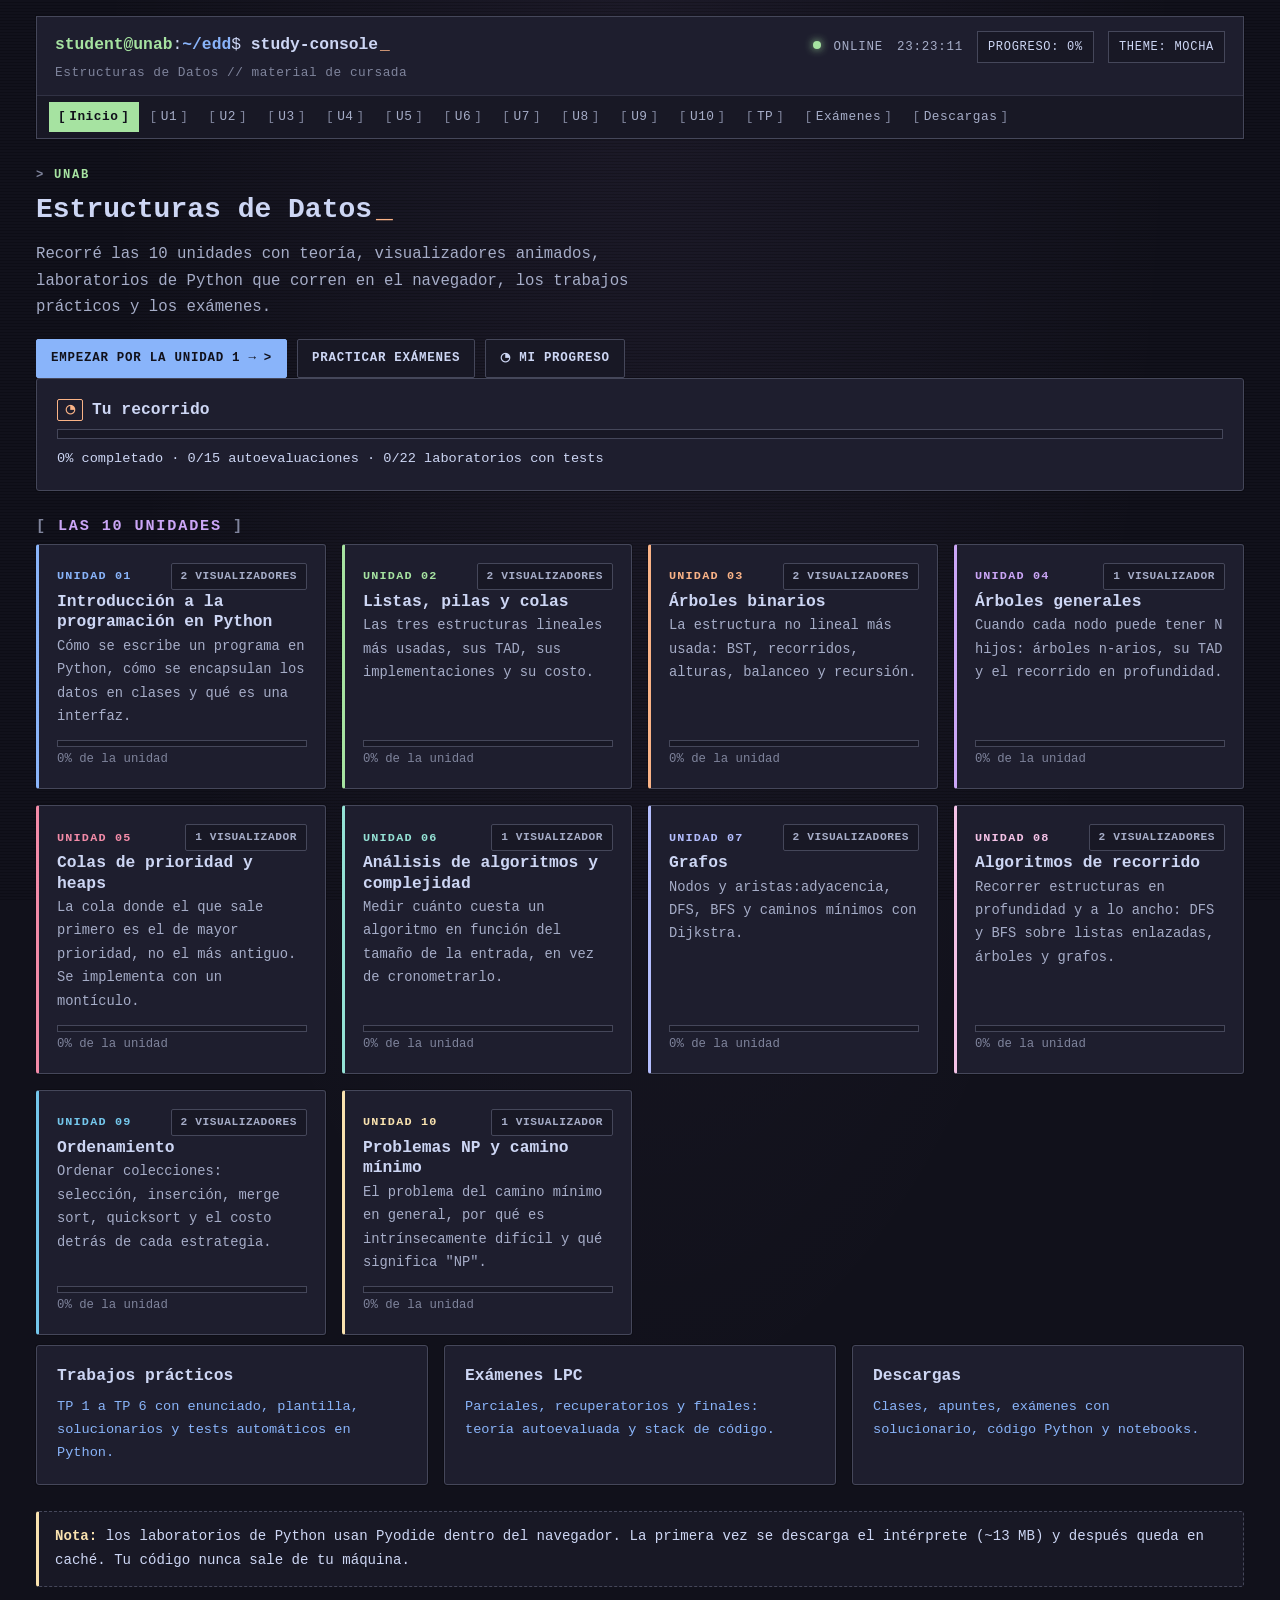
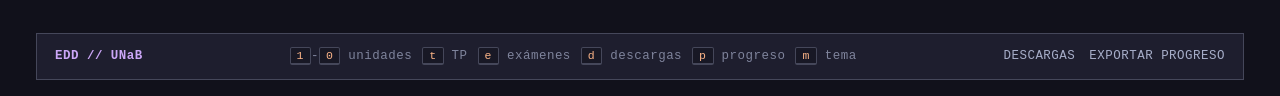
<file: index.html>
<!DOCTYPE html>
<html lang="es" data-root="">
<head>
  <meta charset="utf-8">
  <meta name="viewport" content="width=device-width, initial-scale=1">
  <title>Estructuras de Datos — UNAB</title>
  <meta name="description" content="Curso interactivo de Estructuras de Datos: teoría, visualizadores, laboratorios en Python, TP y exámenes.">
  <link rel="stylesheet" href="assets/css/main.css">
</head>
<body>
  <main class="wrap"></main>
  <script src="assets/js/core.js"></script>
  <script src="assets/js/quiz.js"></script>
  <script src="assets/js/pyodide.js"></script>
  <script src="assets/js/viz-linear.js"></script>
  <script src="assets/js/viz-tree.js"></script>
  <script src="assets/js/viz-heap.js"></script>
  <script src="assets/js/viz-graph.js"></script>
  <script src="assets/js/viz-recursion.js"></script>
  <script src="assets/js/viz-sorting.js"></script>
  <script src="assets/data/units.js"></script>
  <script src="assets/data/quizzes.js"></script>
  <script src="assets/data/tps.js"></script>
  <script src="assets/data/exams.js"></script>
  <script src="assets/js/pages.js"></script>
  <script>
  (function () {
    function boot() { EDD.homePage(); }
    if (document.readyState === 'loading') document.addEventListener('DOMContentLoaded', boot);
    else boot();
  })();
  </script>
</body>
</html>
</file>
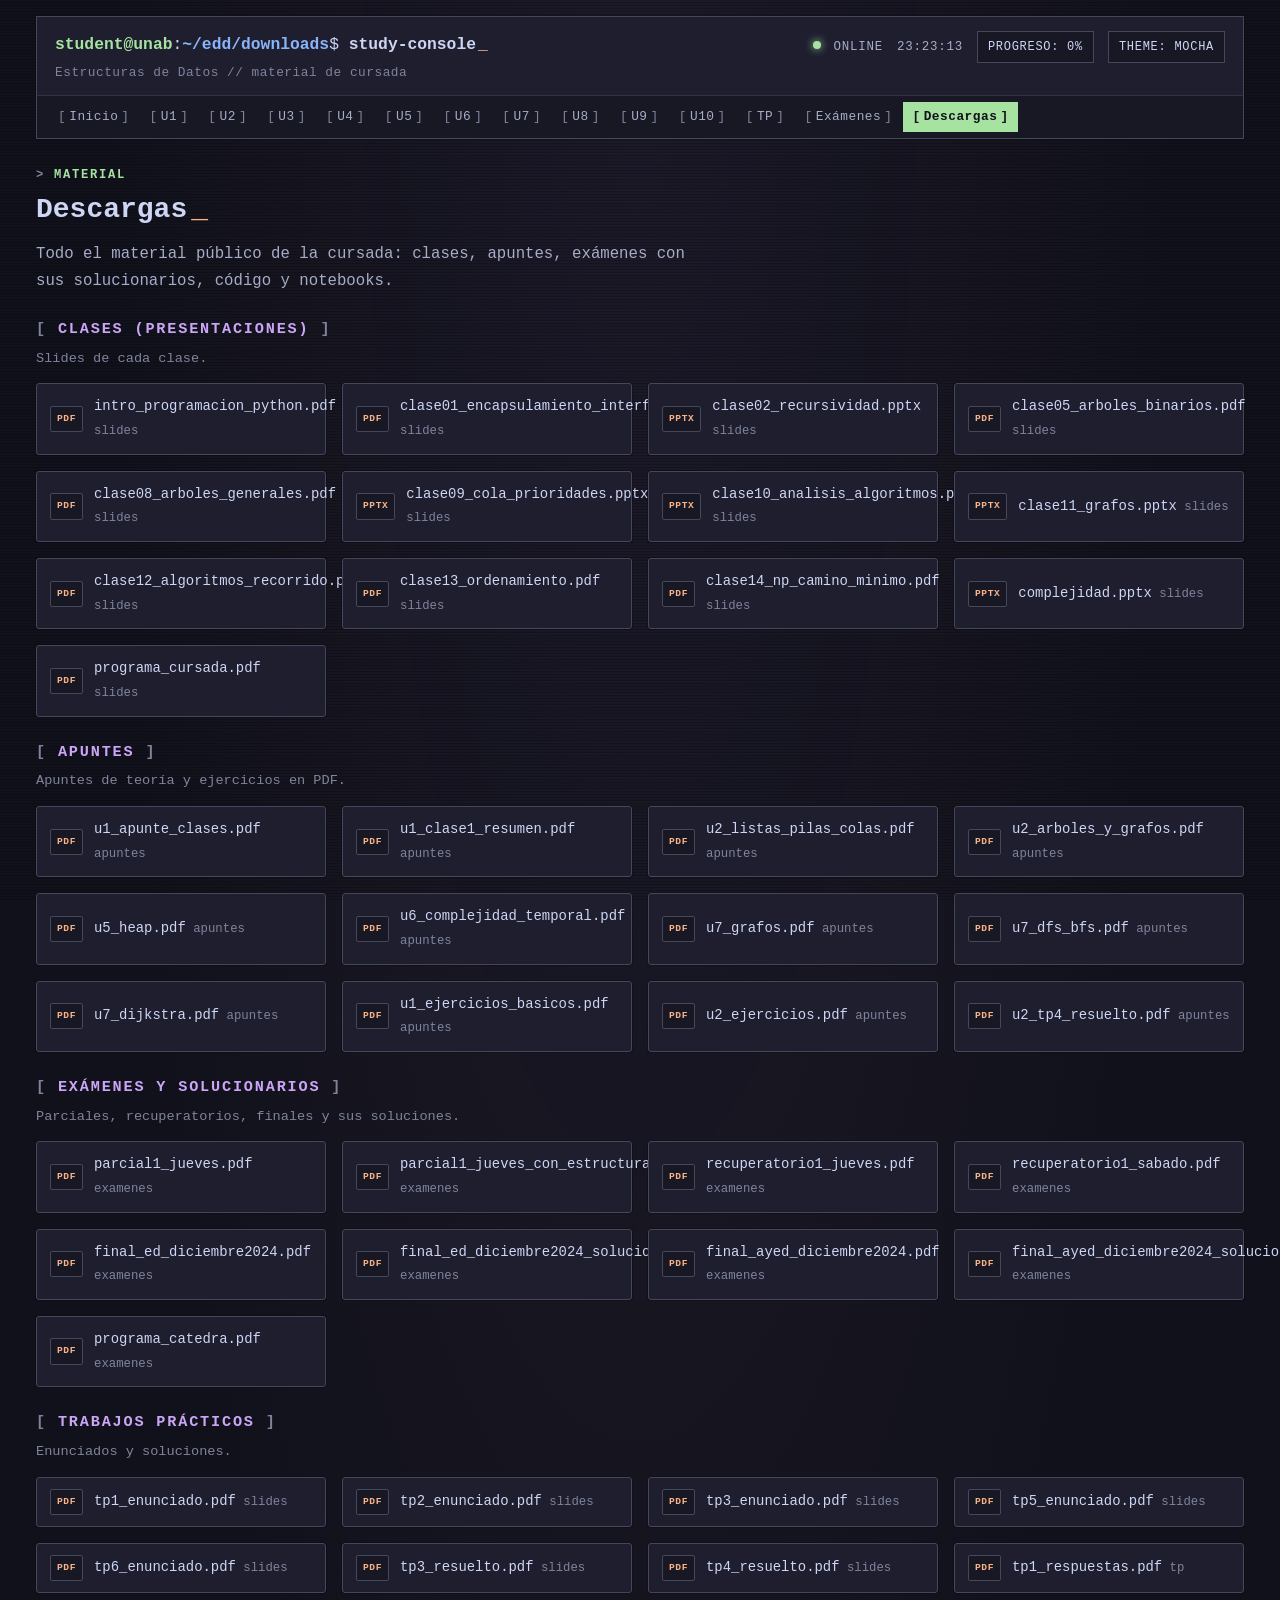
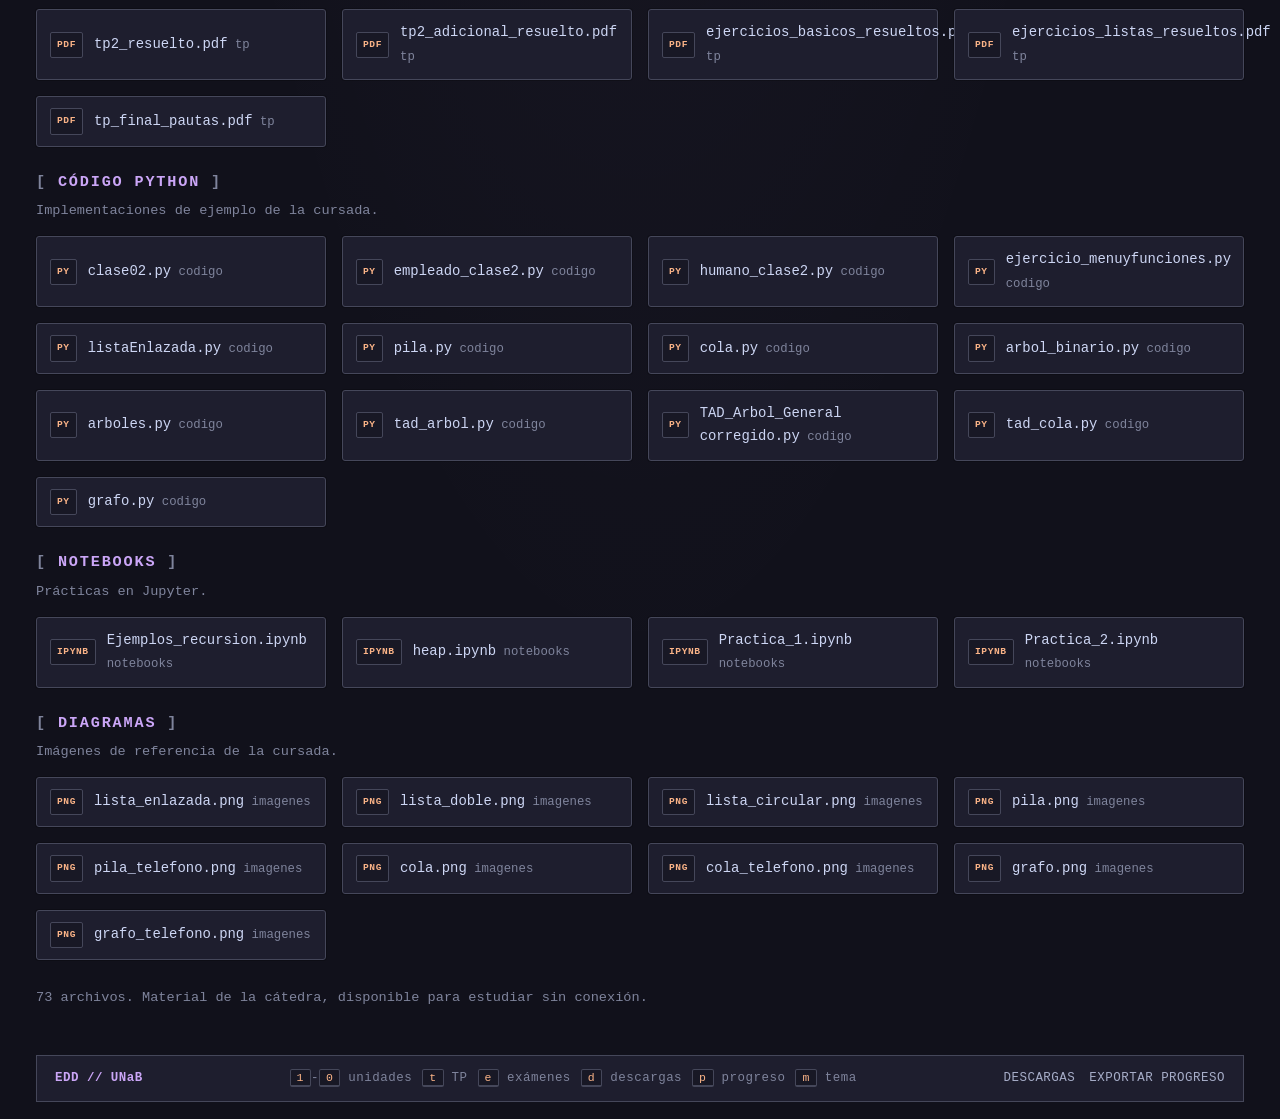
<file: downloads/index.html>
<!DOCTYPE html>
<html lang="es" data-root="../">
<head>
  <meta charset="utf-8">
  <meta name="viewport" content="width=device-width, initial-scale=1">
  <title>Descargas — Estructuras de Datos</title>
  <meta name="description" content="Clases, enunciados de TP, código Python y notebooks.">
  <link rel="stylesheet" href="../assets/css/main.css">
</head>
<body>
  <main class="wrap"></main>
  <script src="../assets/js/core.js"></script>
  <script src="../assets/js/quiz.js"></script>
  <script src="../assets/js/pyodide.js"></script>
  <script src="../assets/js/viz-linear.js"></script>
  <script src="../assets/js/viz-tree.js"></script>
  <script src="../assets/js/viz-heap.js"></script>
  <script src="../assets/js/viz-graph.js"></script>
  <script src="../assets/js/viz-recursion.js"></script>
  <script src="../assets/js/viz-sorting.js"></script>
  <script src="../assets/data/units.js"></script>
  <script src="../assets/data/quizzes.js"></script>
  <script src="../assets/data/tps.js"></script>
  <script src="../assets/data/exams.js"></script>
  <script src="../assets/js/pages.js"></script>
  <script>
  (function () {
    function boot() { EDD.downloadsPage(); }
    if (document.readyState === 'loading') document.addEventListener('DOMContentLoaded', boot);
    else boot();
  })();
  </script>
</body>
</html>
</file>
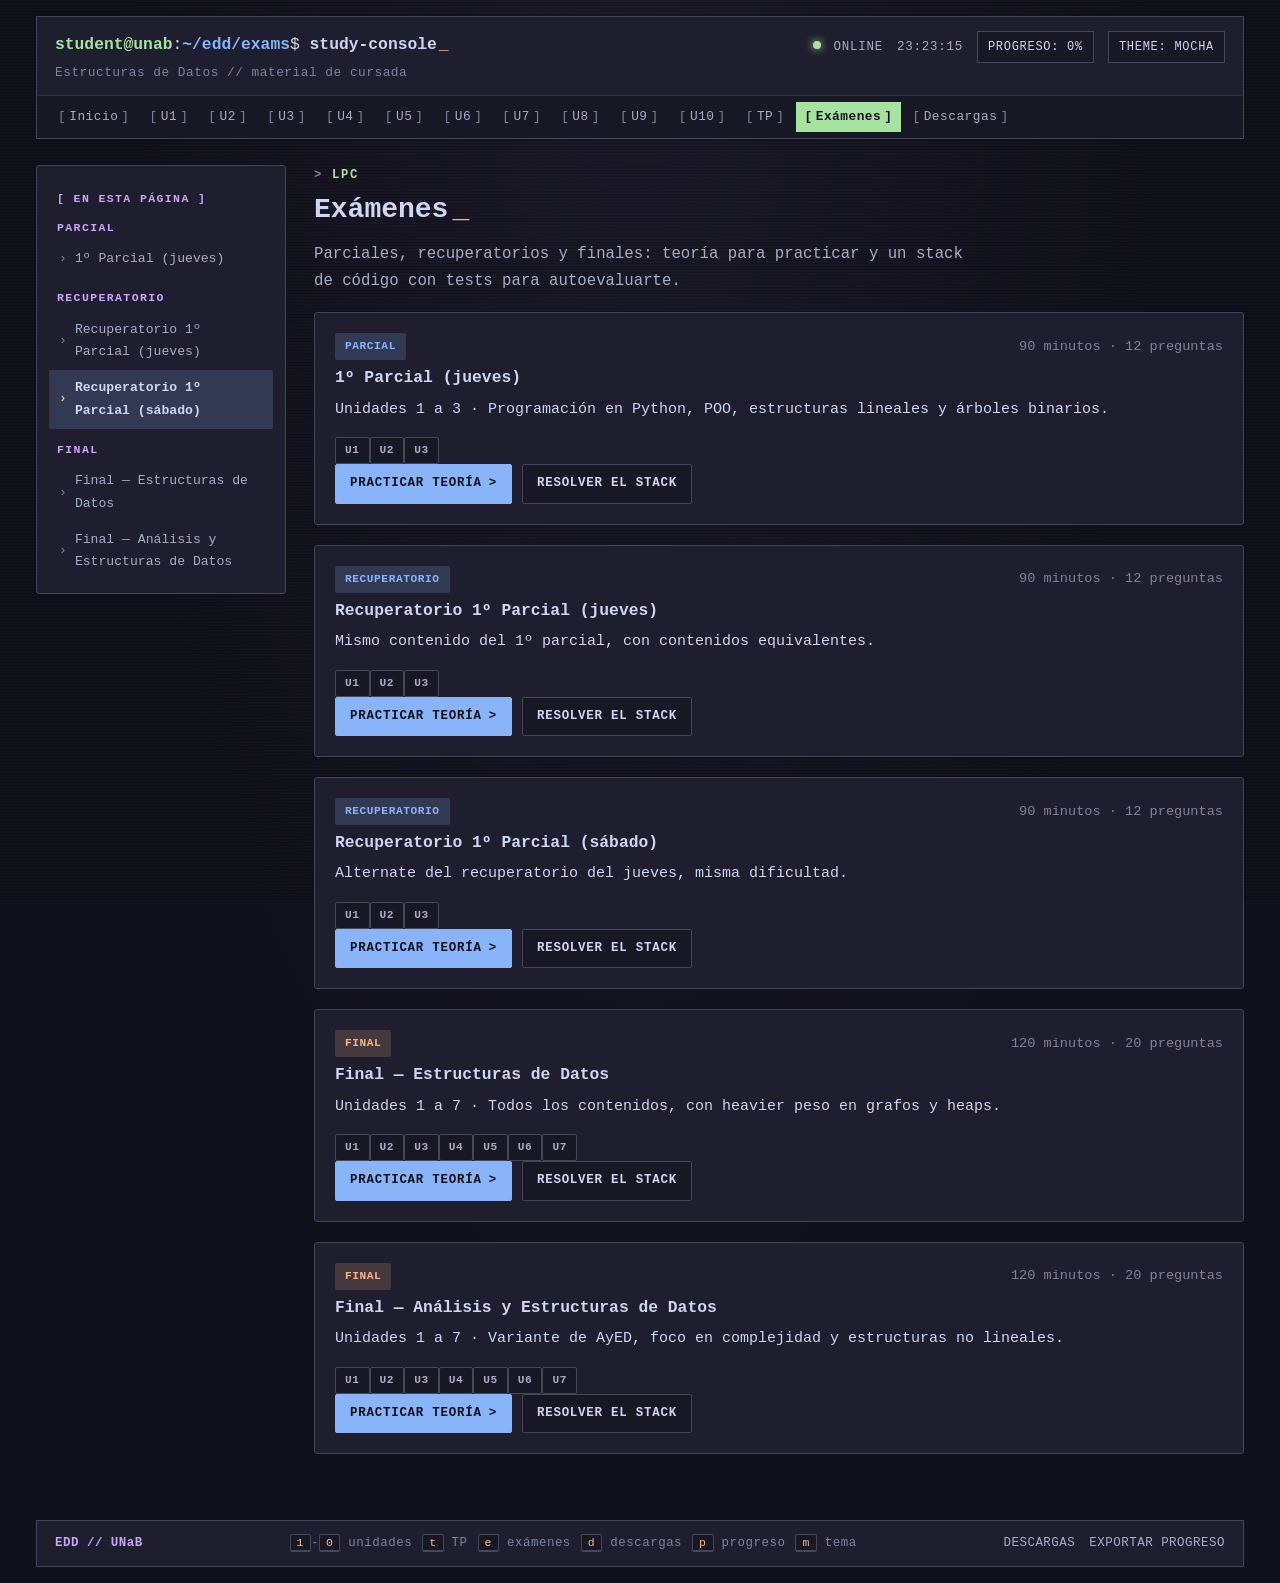
<file: exams/index.html>
<!DOCTYPE html>
<html lang="es" data-root="../">
<head>
  <meta charset="utf-8">
  <meta name="viewport" content="width=device-width, initial-scale=1">
  <title>Exámenes — Estructuras de Datos</title>
  <meta name="description" content="Parciales, recuperatorios y finales con teoría y stack de programación.">
  <link rel="stylesheet" href="../assets/css/main.css">
</head>
<body>
  <main class="wrap"></main>
  <script src="../assets/js/core.js"></script>
  <script src="../assets/js/quiz.js"></script>
  <script src="../assets/js/pyodide.js"></script>
  <script src="../assets/js/viz-linear.js"></script>
  <script src="../assets/js/viz-tree.js"></script>
  <script src="../assets/js/viz-heap.js"></script>
  <script src="../assets/js/viz-graph.js"></script>
  <script src="../assets/js/viz-recursion.js"></script>
  <script src="../assets/js/viz-sorting.js"></script>
  <script src="../assets/data/units.js"></script>
  <script src="../assets/data/quizzes.js"></script>
  <script src="../assets/data/tps.js"></script>
  <script src="../assets/data/exams.js"></script>
  <script src="../assets/js/pages.js"></script>
  <script>
  (function () {
    function boot() { (function () {
      function run() {
        var h = (location.hash || '').replace(/^#/, '');
        var base = h.split('-stack')[0];
        EDD.examsPage(EDD.examenById(base) ? base : null);
      }
      window.addEventListener('hashchange', run);
      run();
    })(); }
    if (document.readyState === 'loading') document.addEventListener('DOMContentLoaded', boot);
    else boot();
  })();
  </script>
</body>
</html>
</file>
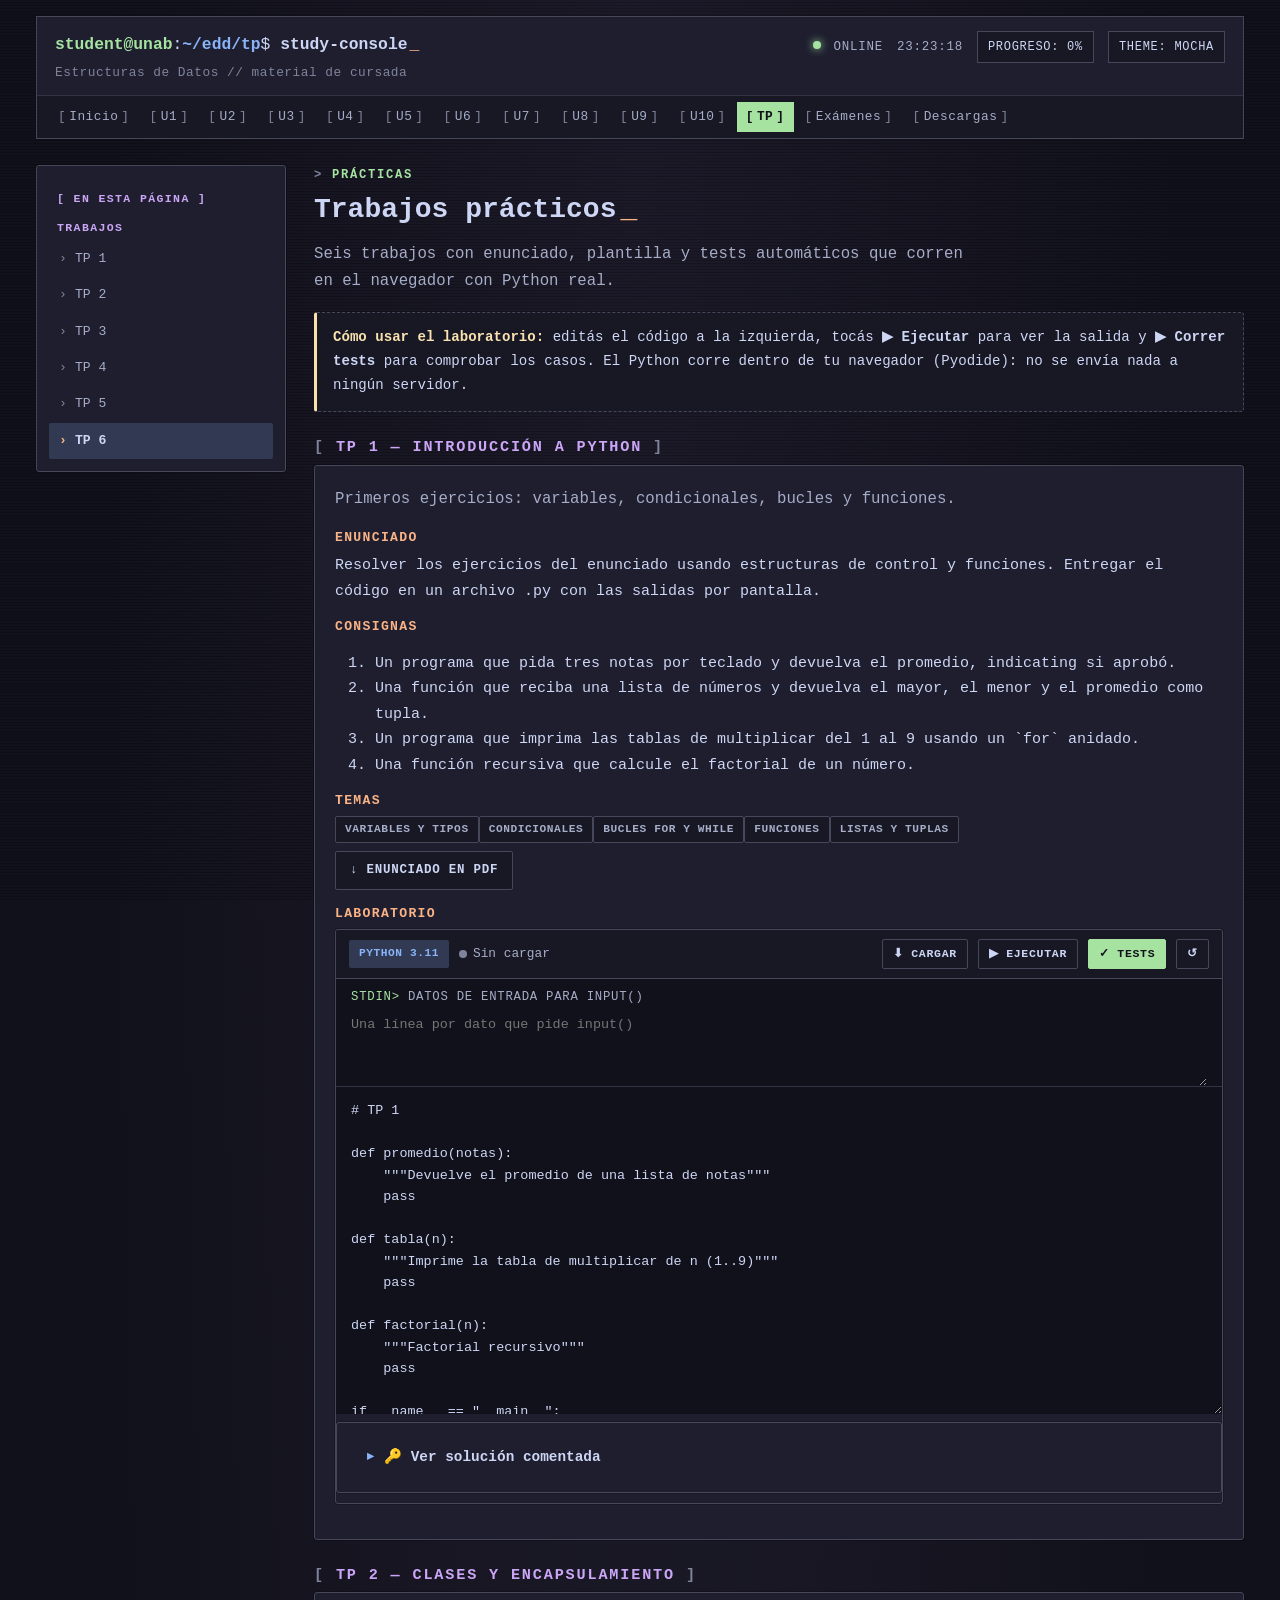
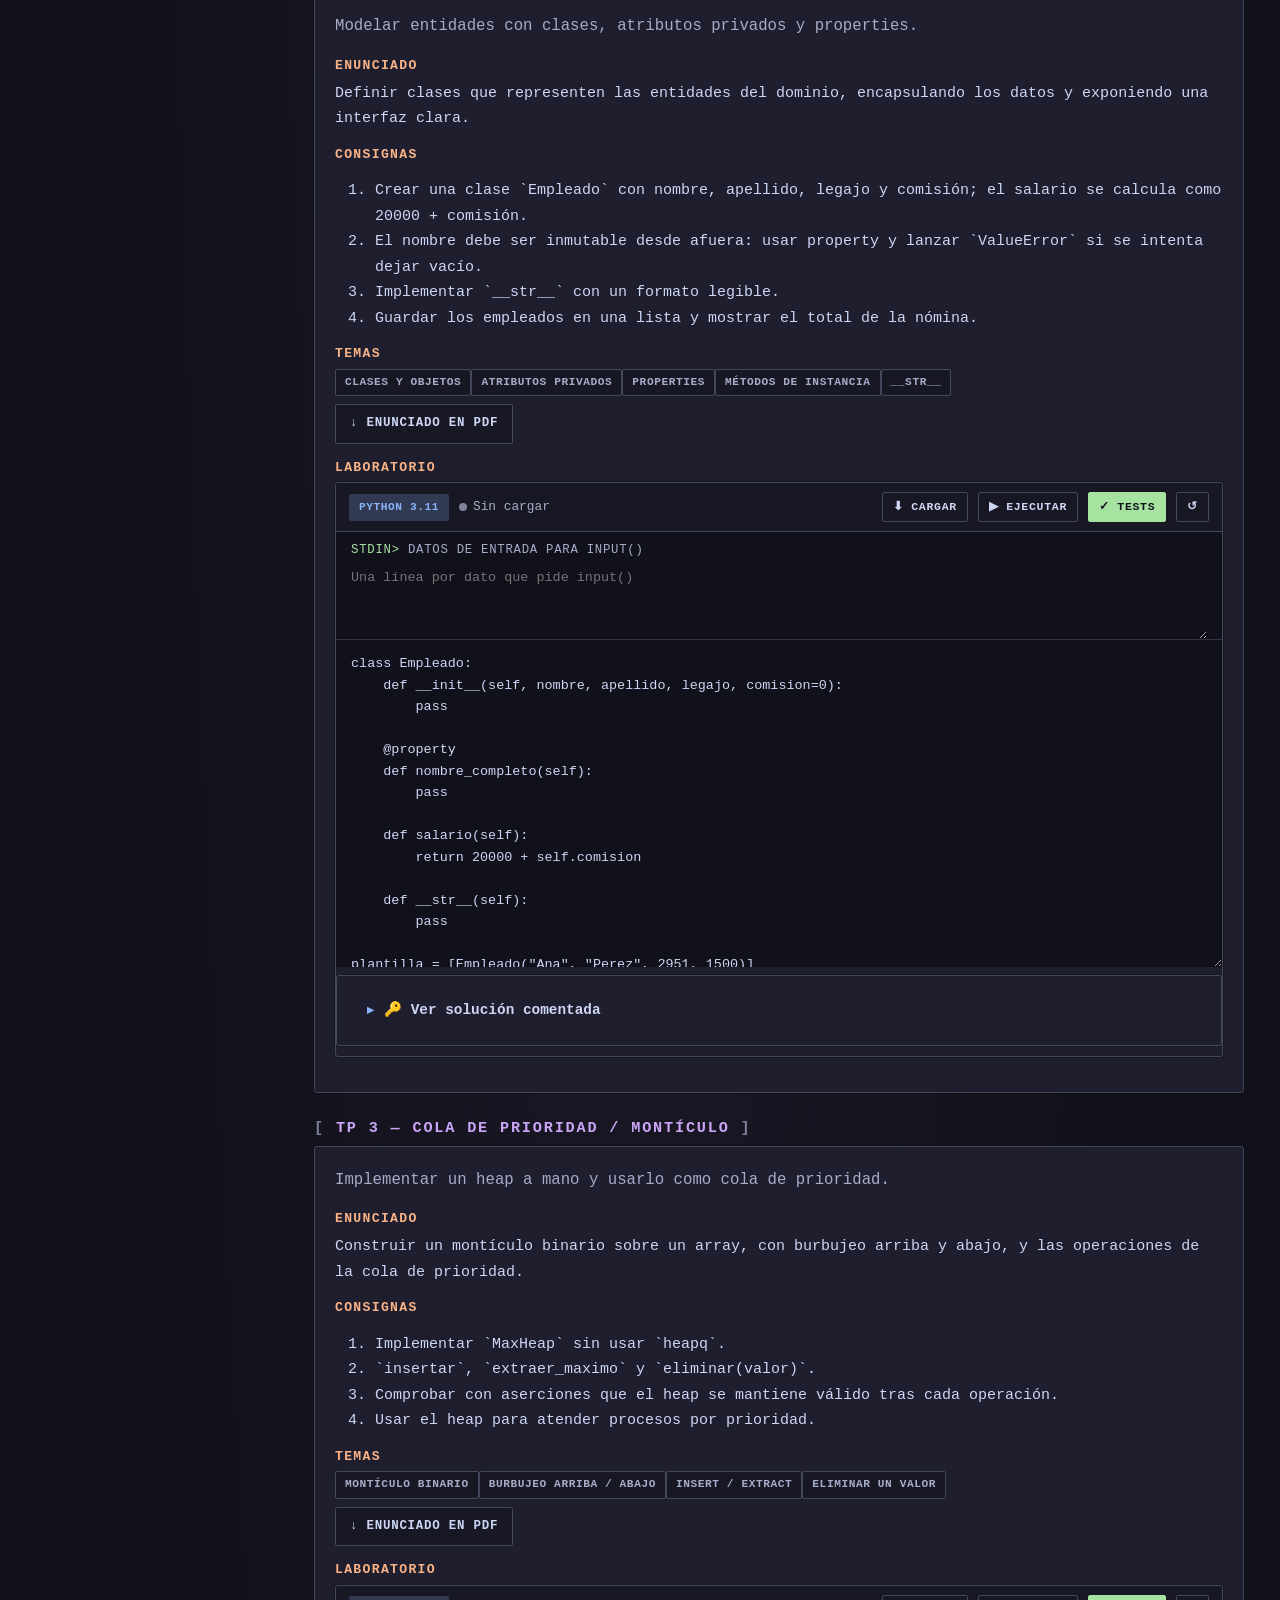
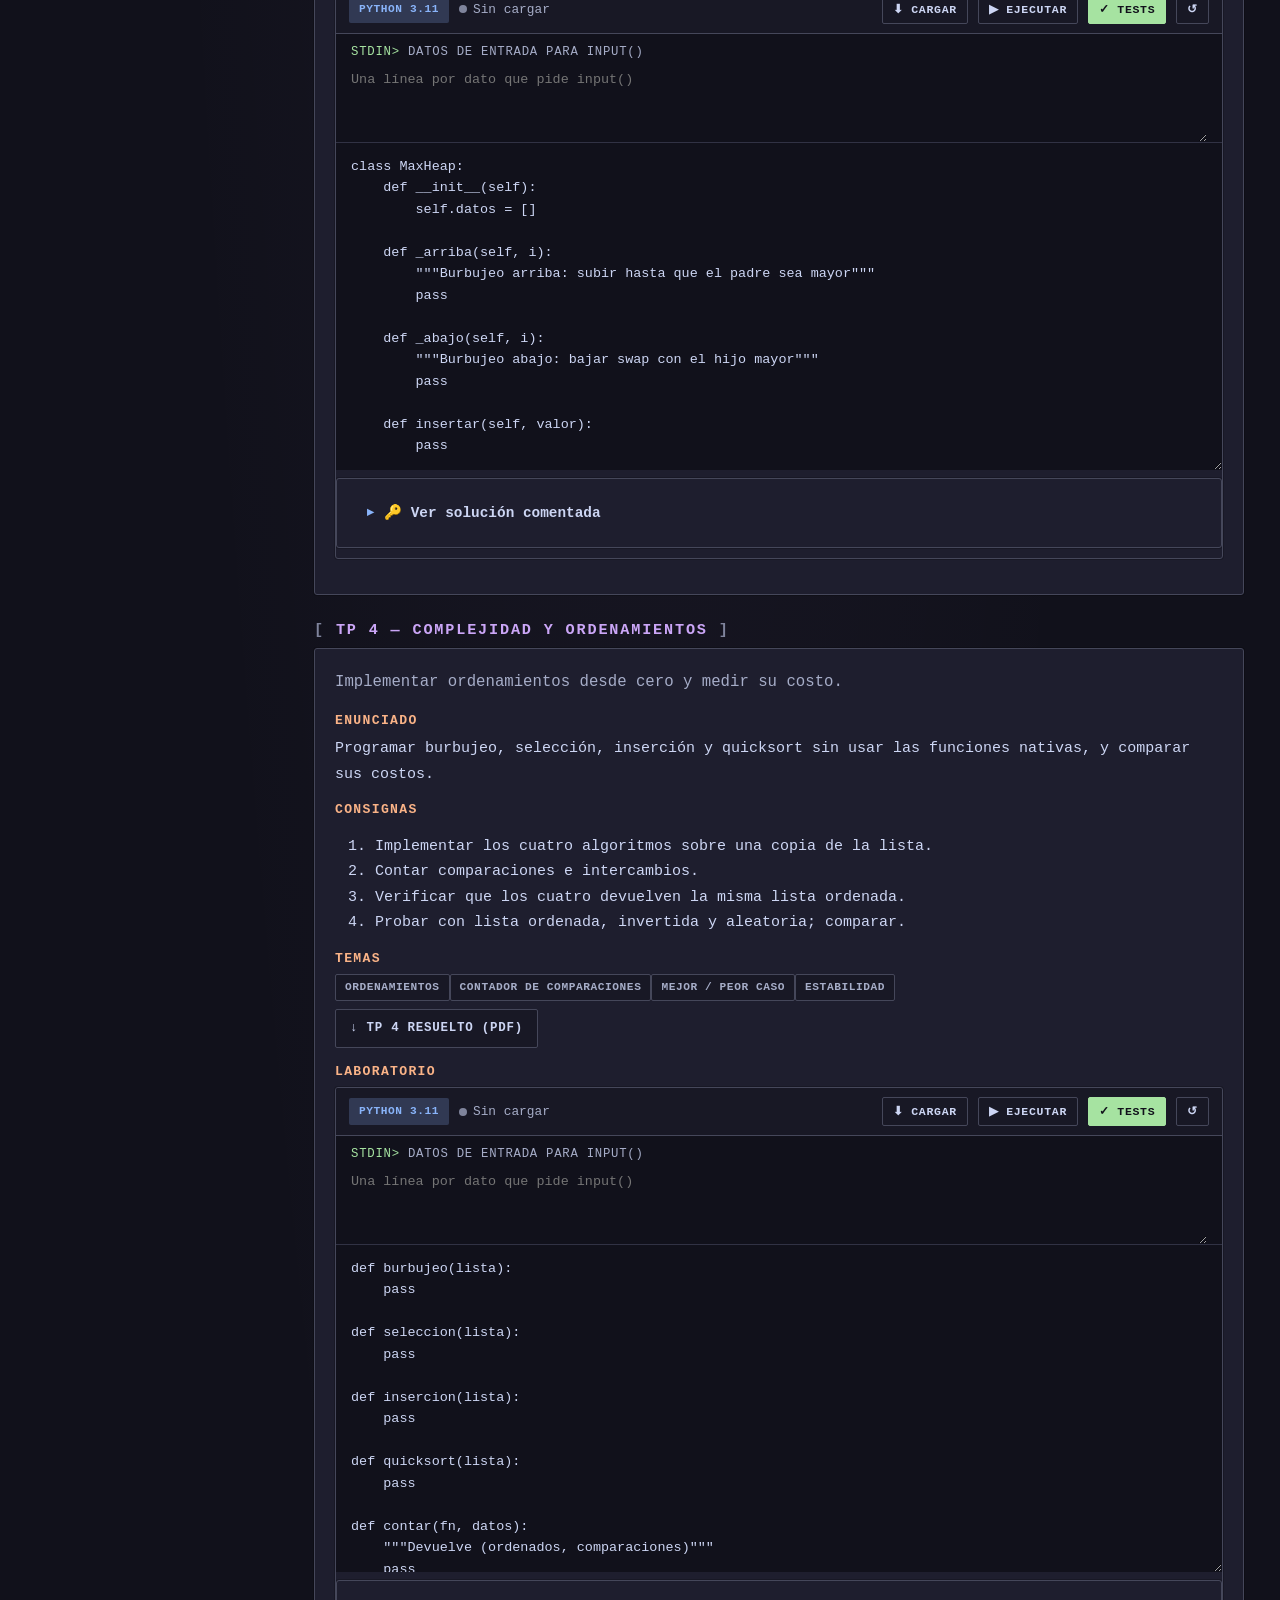
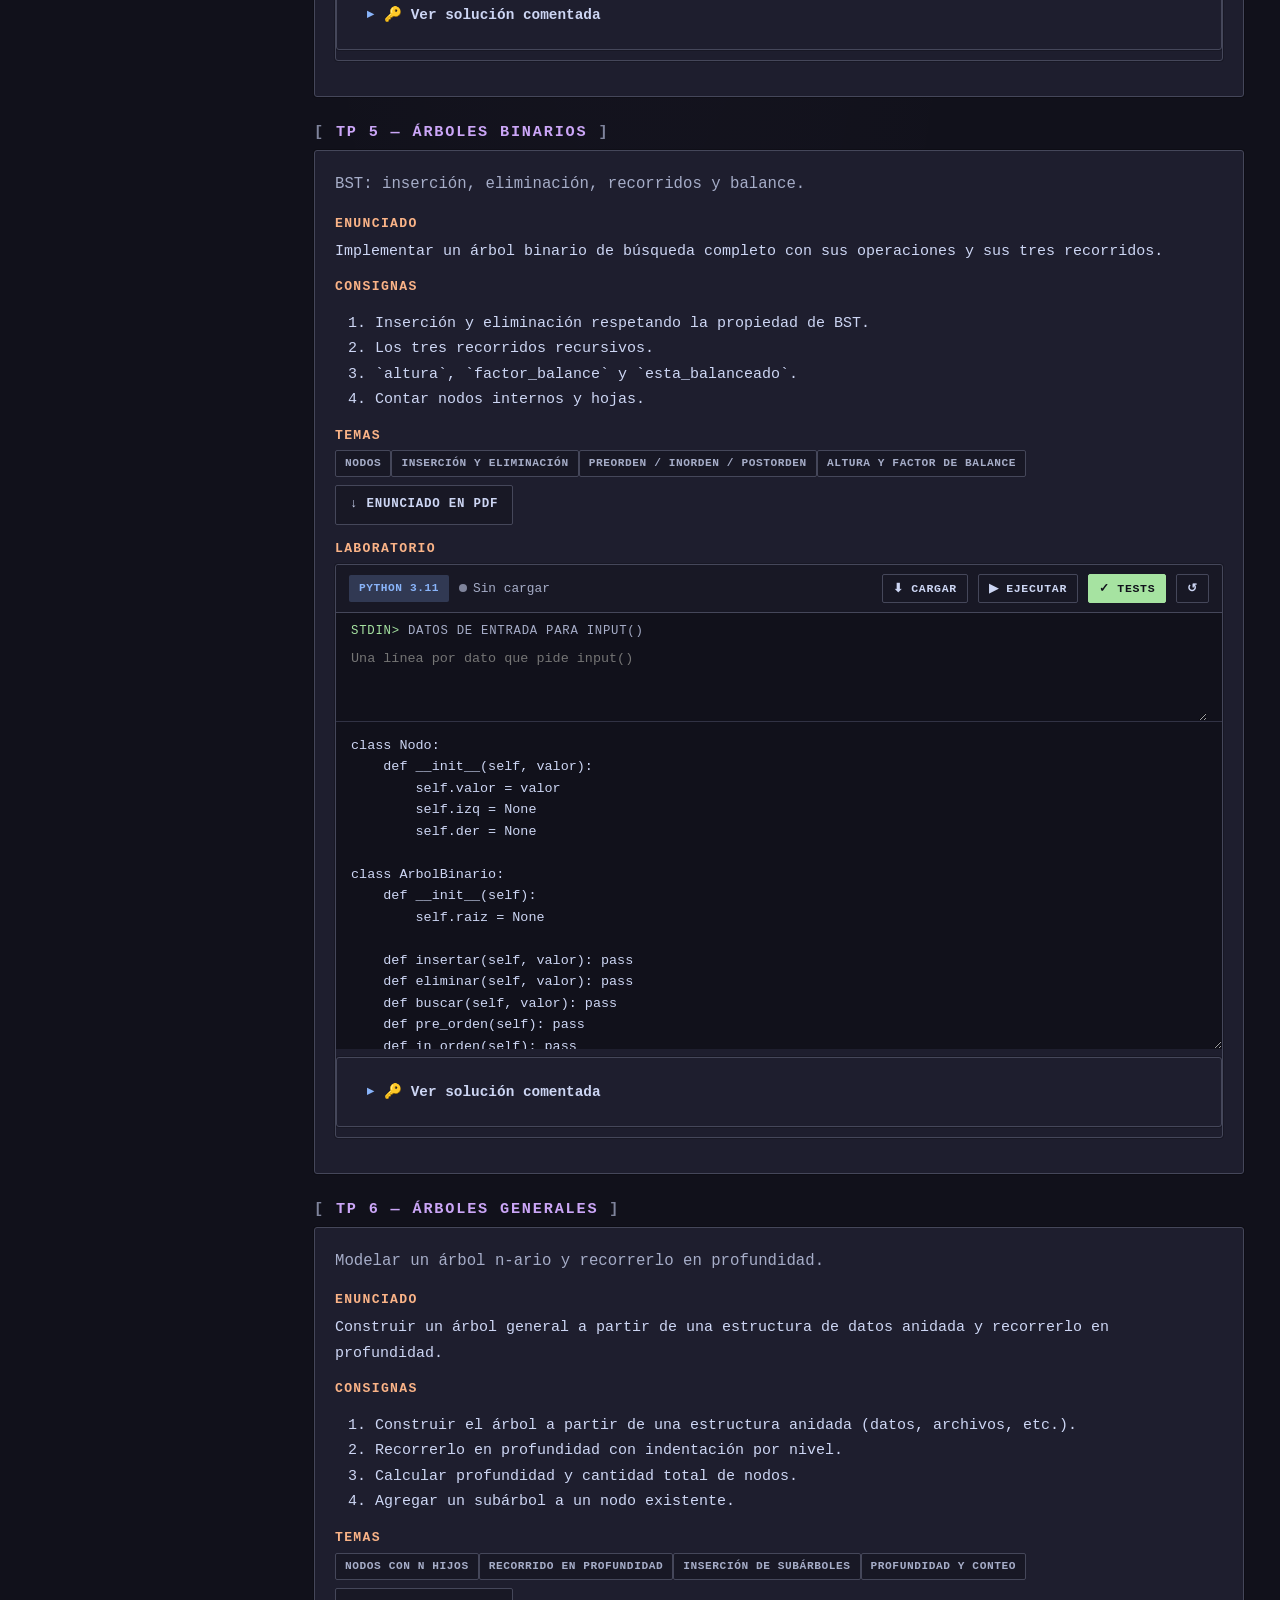
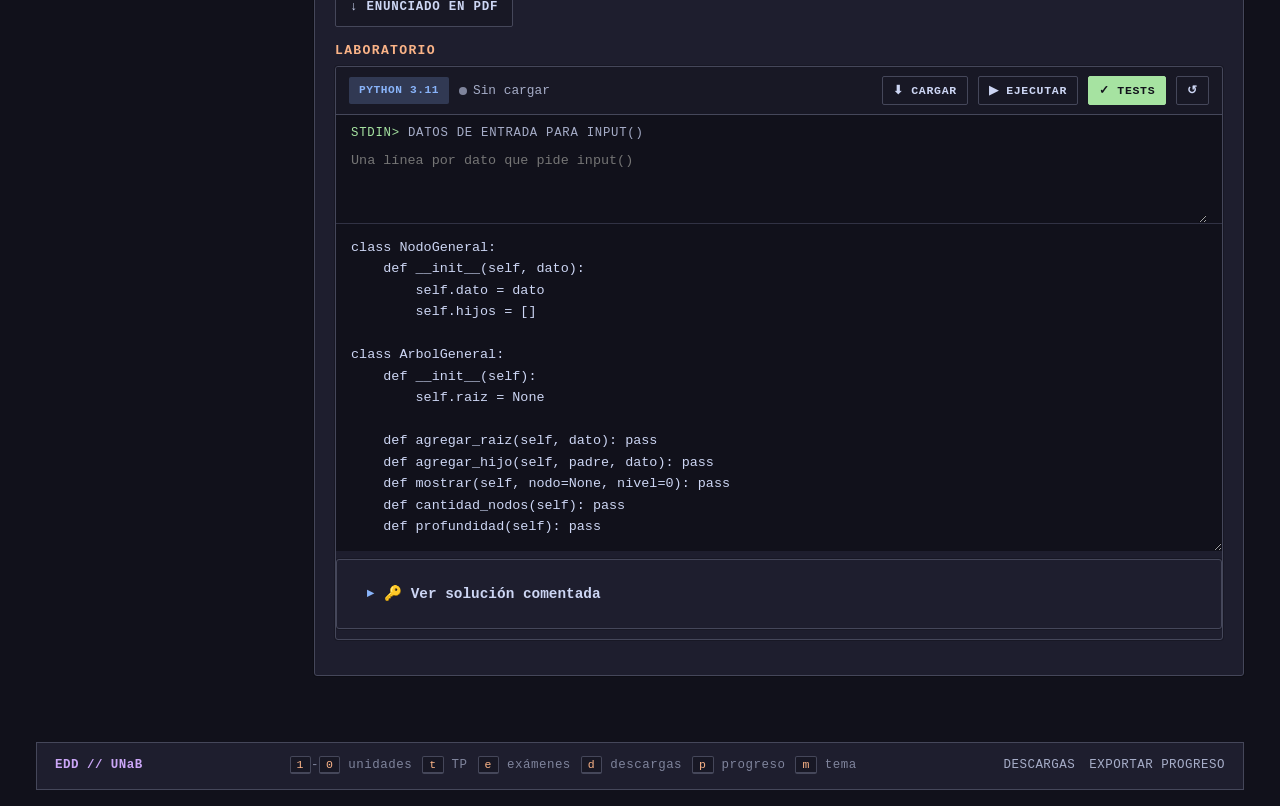
<file: tp/index.html>
<!DOCTYPE html>
<html lang="es" data-root="../">
<head>
  <meta charset="utf-8">
  <meta name="viewport" content="width=device-width, initial-scale=1">
  <title>Trabajos prácticos — Estructuras de Datos</title>
  <meta name="description" content="Los 6 trabajos prácticos con enunciado, plantilla y tests automáticos.">
  <link rel="stylesheet" href="../assets/css/main.css">
</head>
<body>
  <main class="wrap"></main>
  <script src="../assets/js/core.js"></script>
  <script src="../assets/js/quiz.js"></script>
  <script src="../assets/js/pyodide.js"></script>
  <script src="../assets/js/viz-linear.js"></script>
  <script src="../assets/js/viz-tree.js"></script>
  <script src="../assets/js/viz-heap.js"></script>
  <script src="../assets/js/viz-graph.js"></script>
  <script src="../assets/js/viz-recursion.js"></script>
  <script src="../assets/js/viz-sorting.js"></script>
  <script src="../assets/data/units.js"></script>
  <script src="../assets/data/quizzes.js"></script>
  <script src="../assets/data/tps.js"></script>
  <script src="../assets/data/exams.js"></script>
  <script src="../assets/js/pages.js"></script>
  <script>
  (function () {
    function boot() { EDD.tpPage(); }
    if (document.readyState === 'loading') document.addEventListener('DOMContentLoaded', boot);
    else boot();
  })();
  </script>
</body>
</html>
</file>
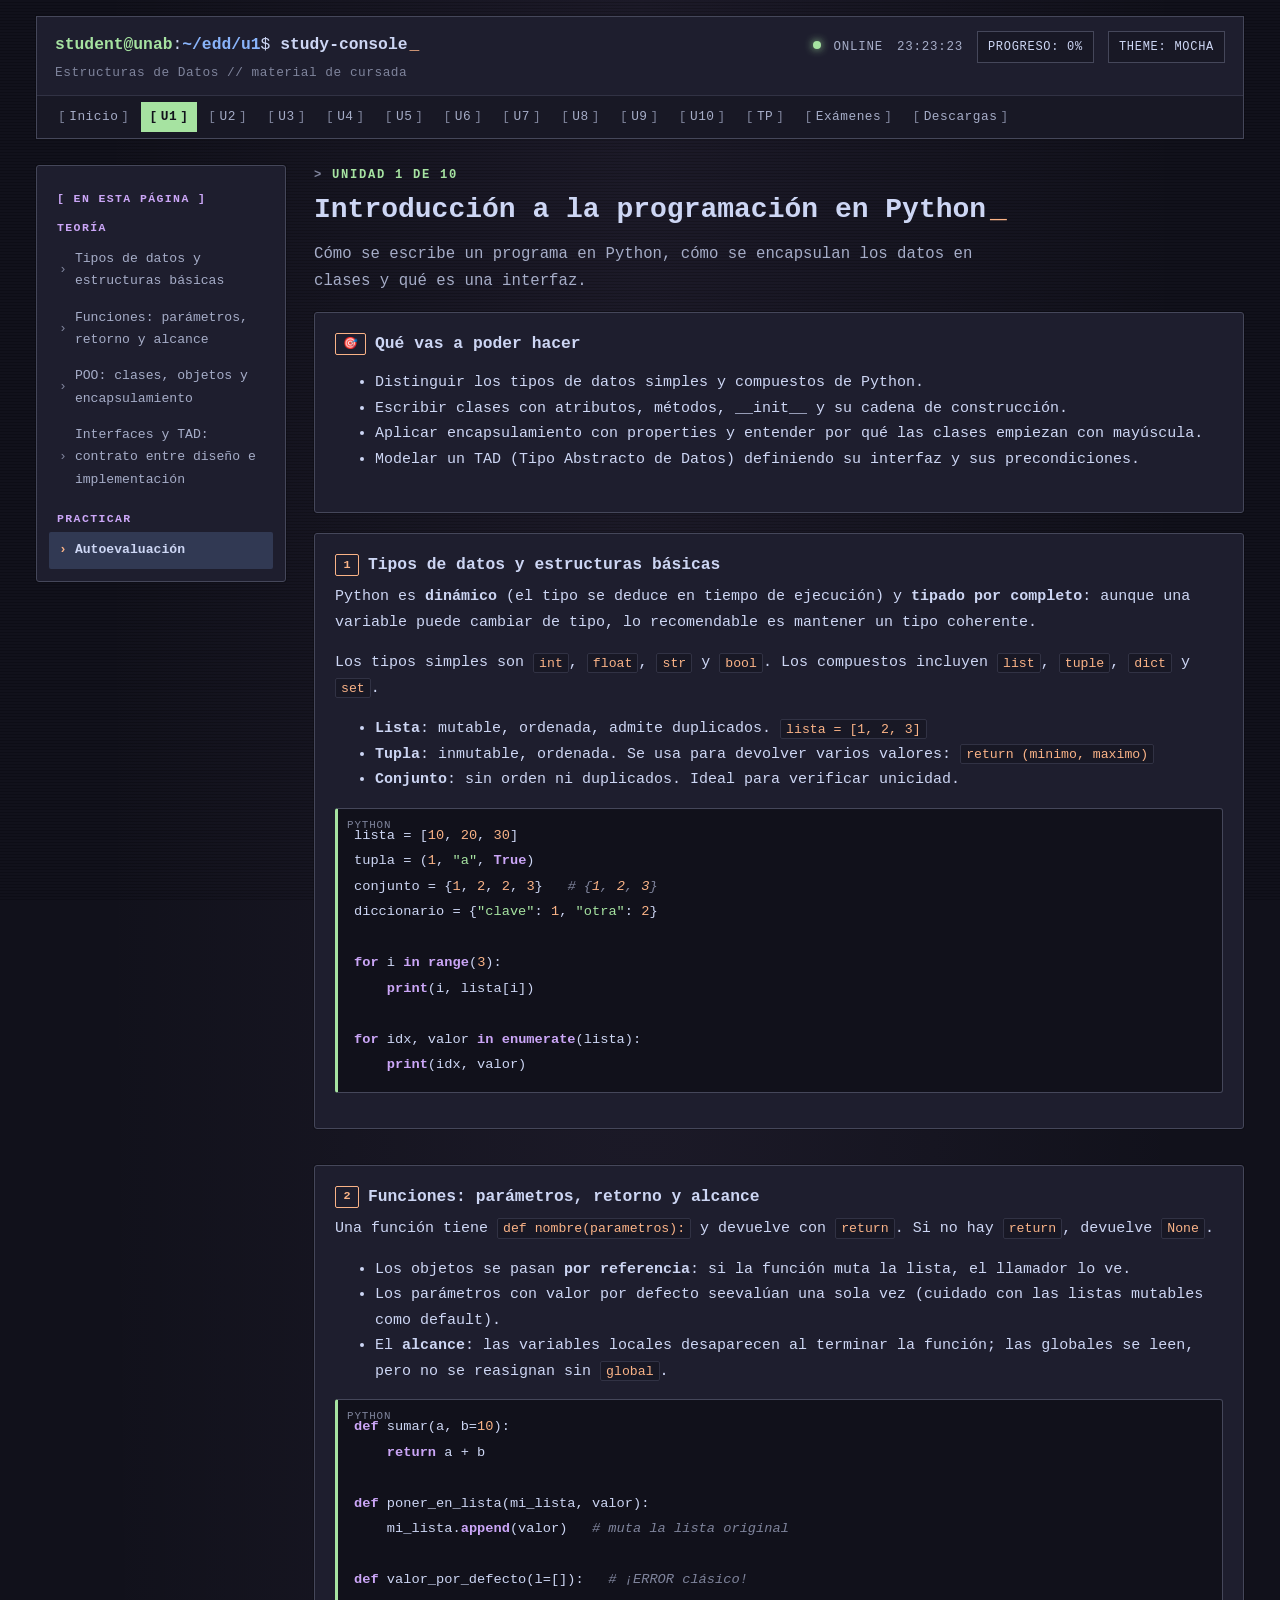
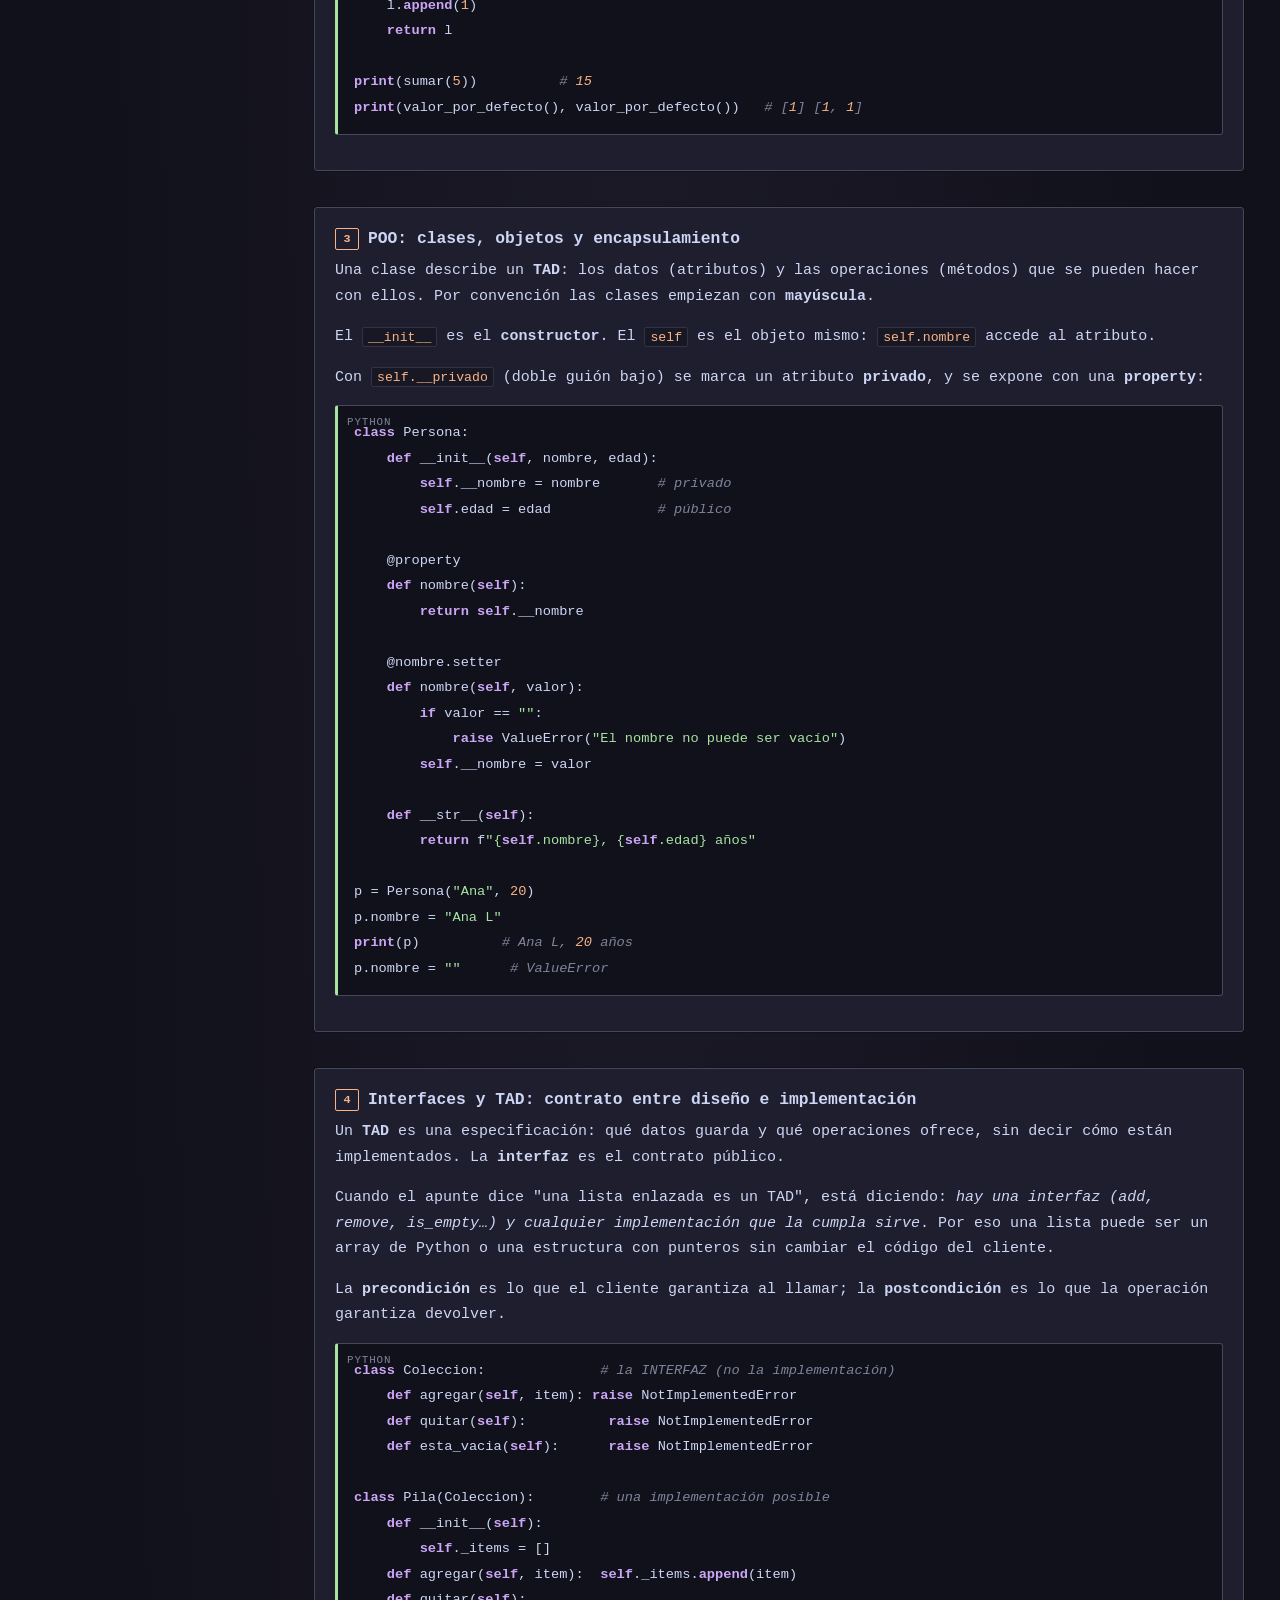
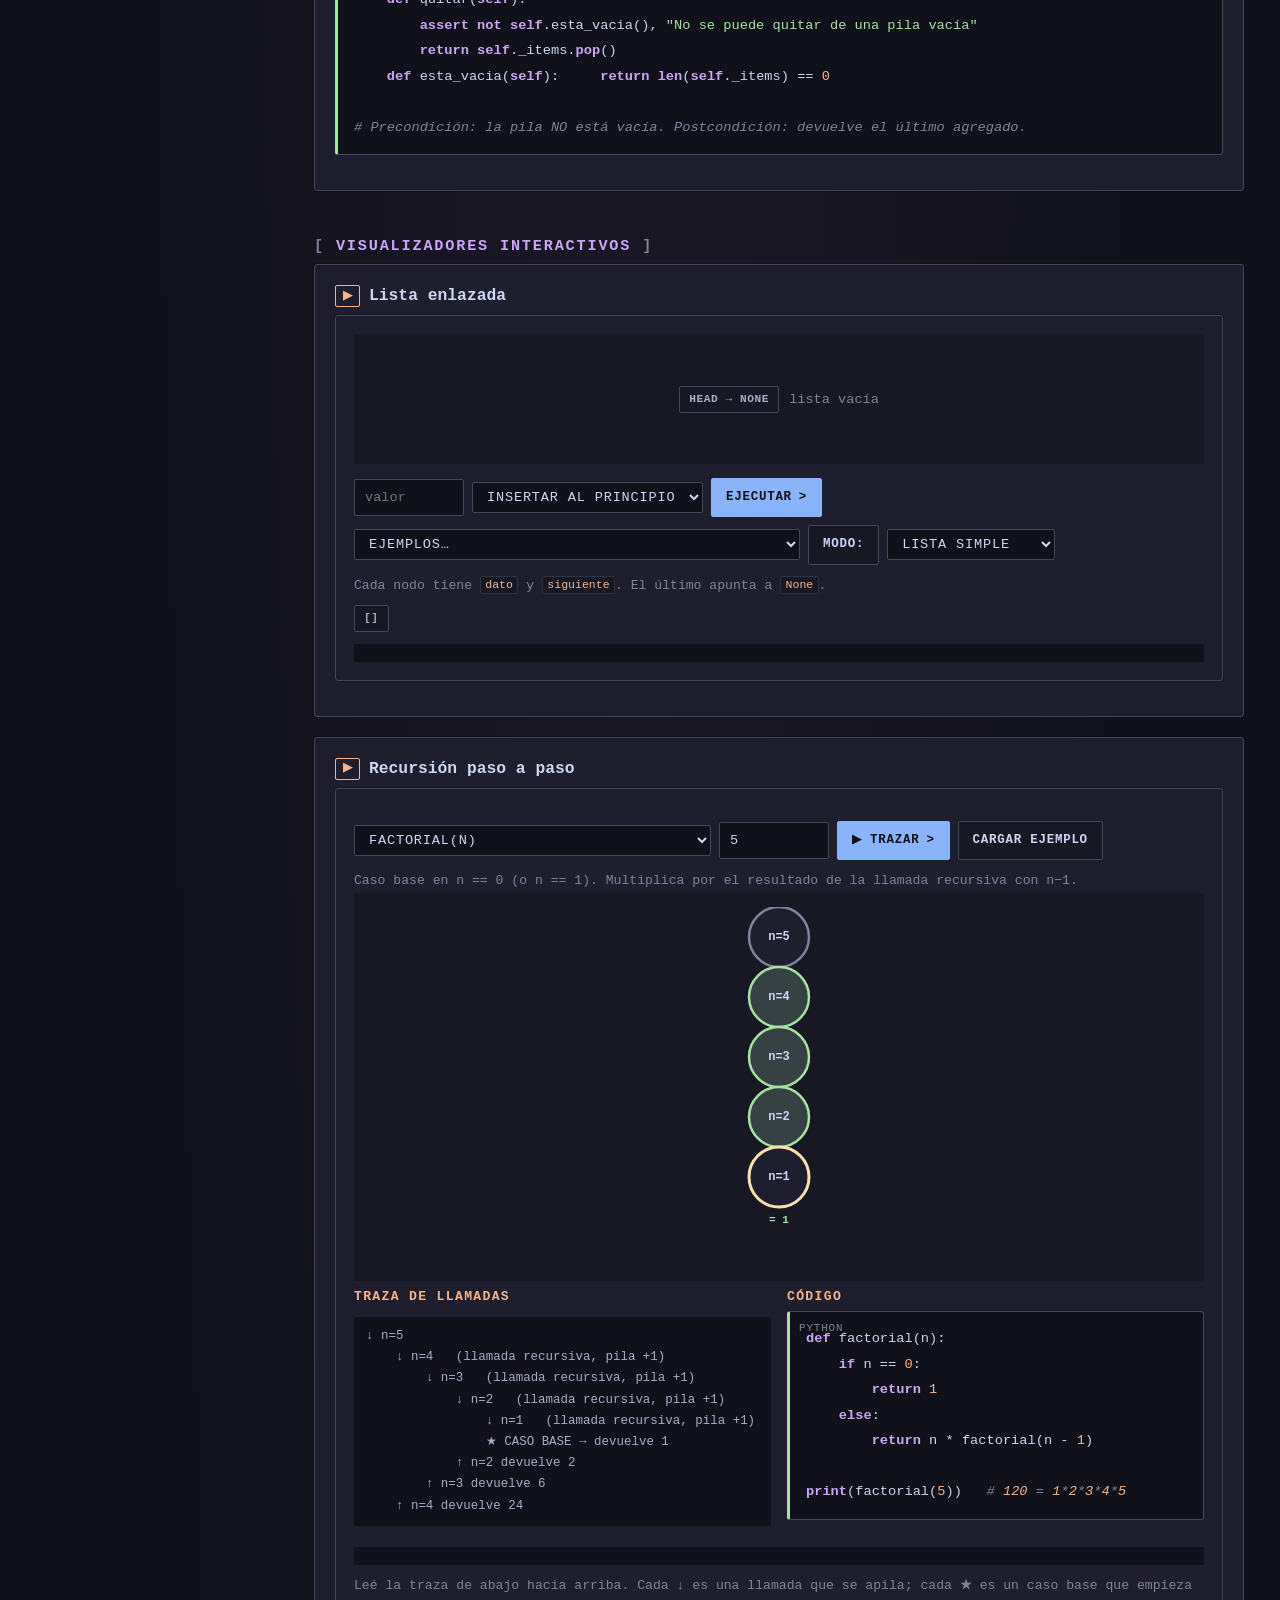
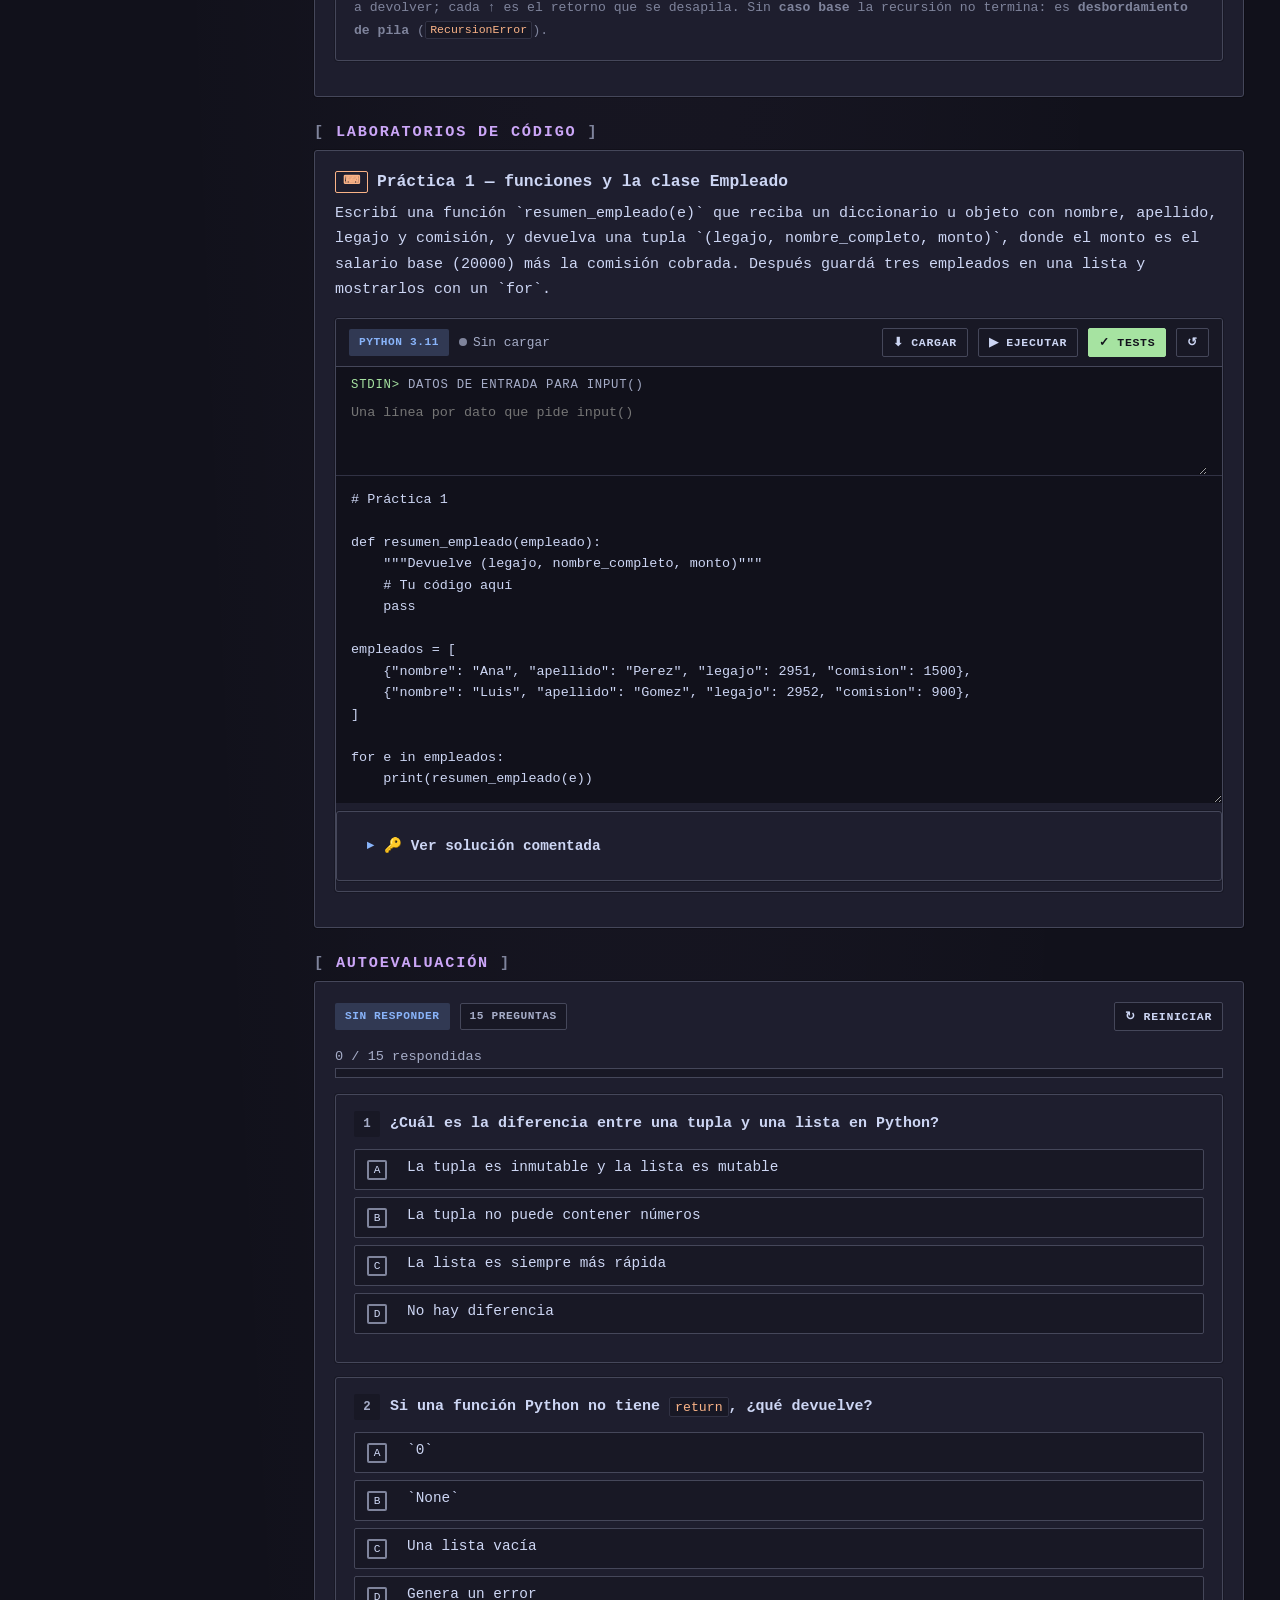
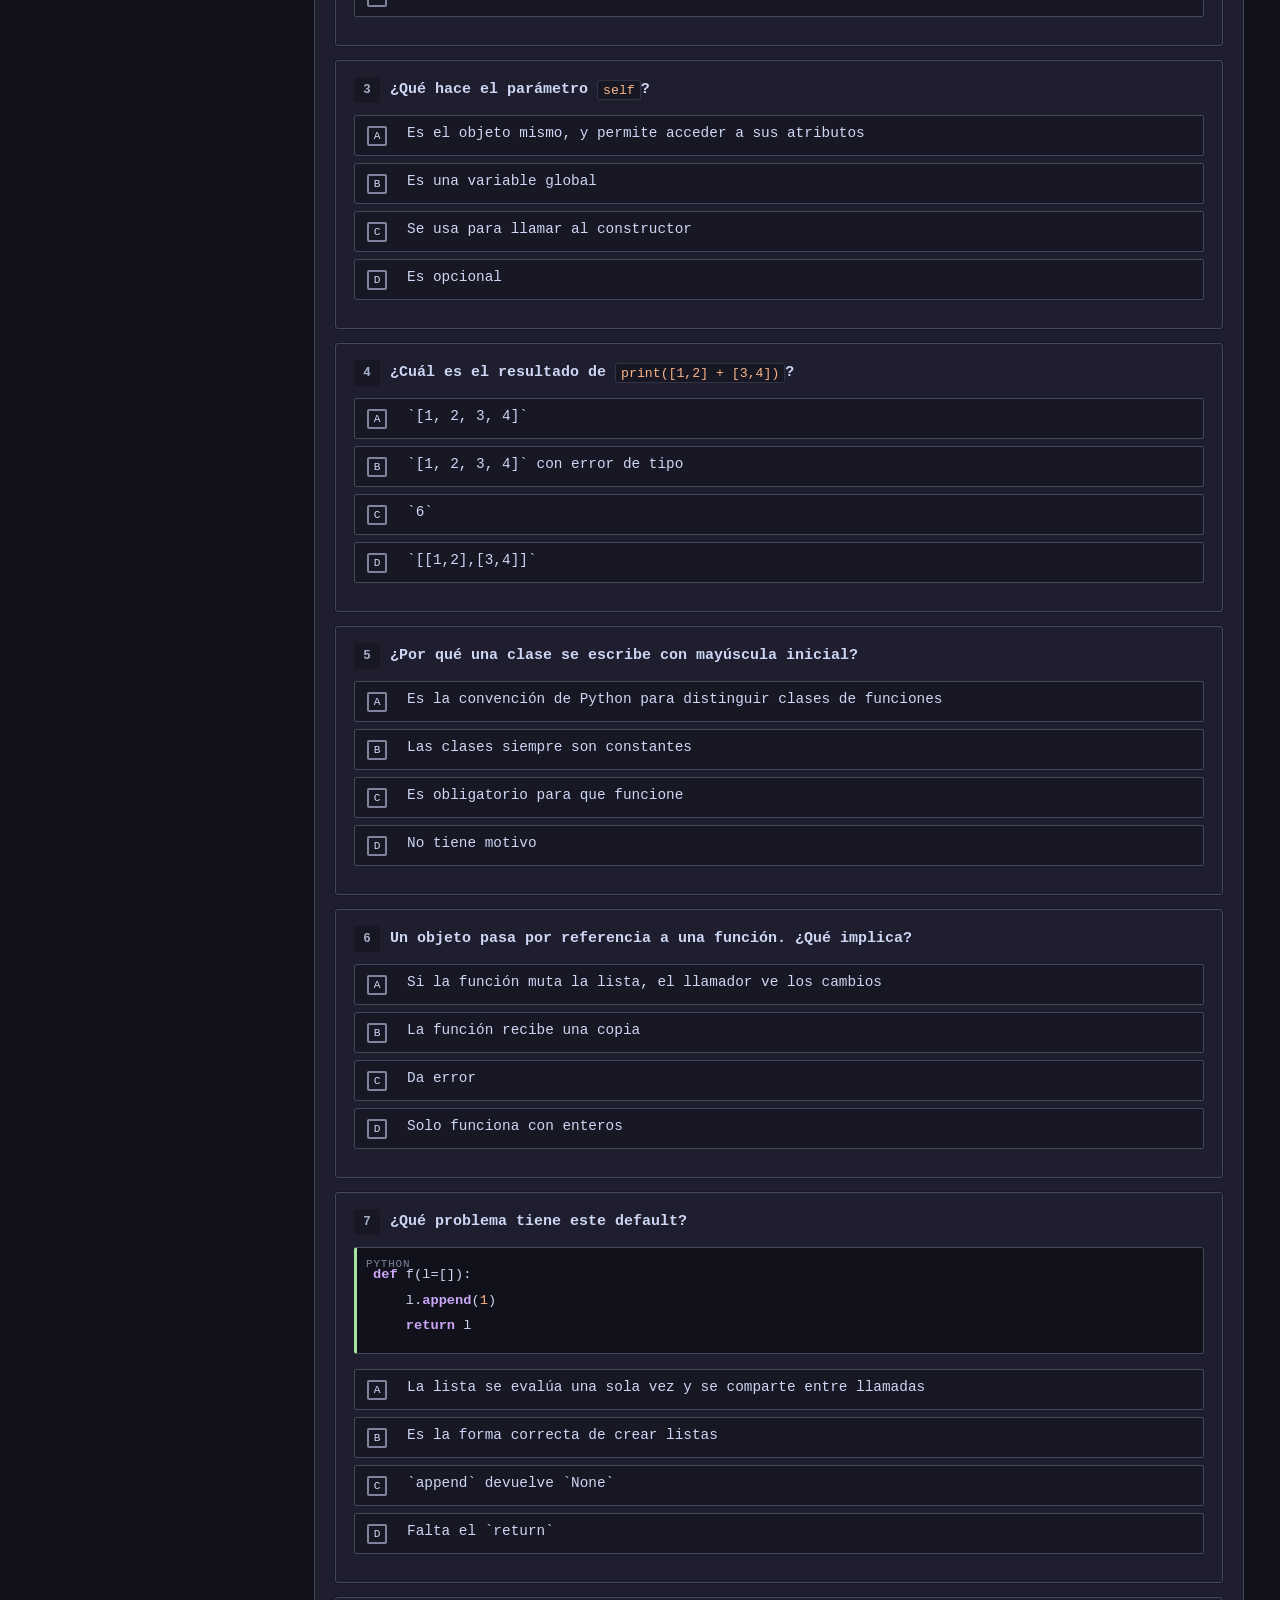
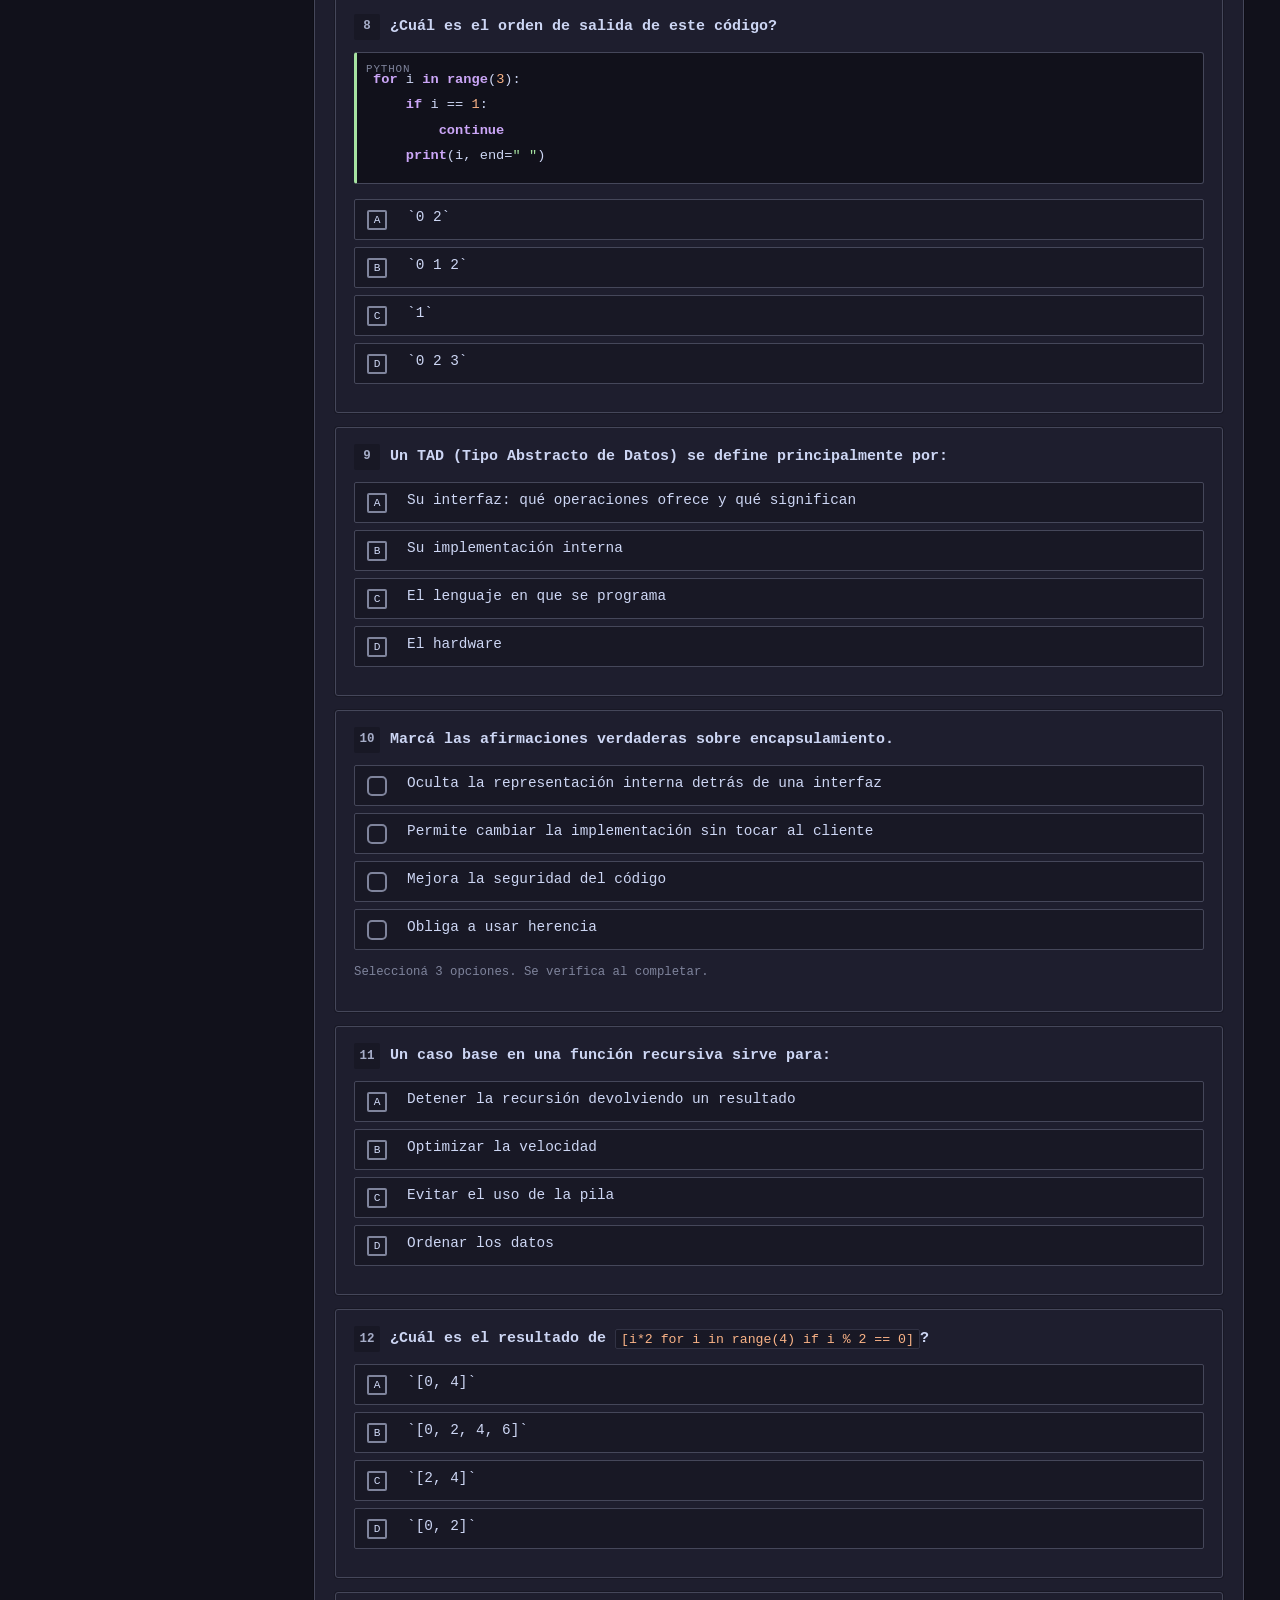
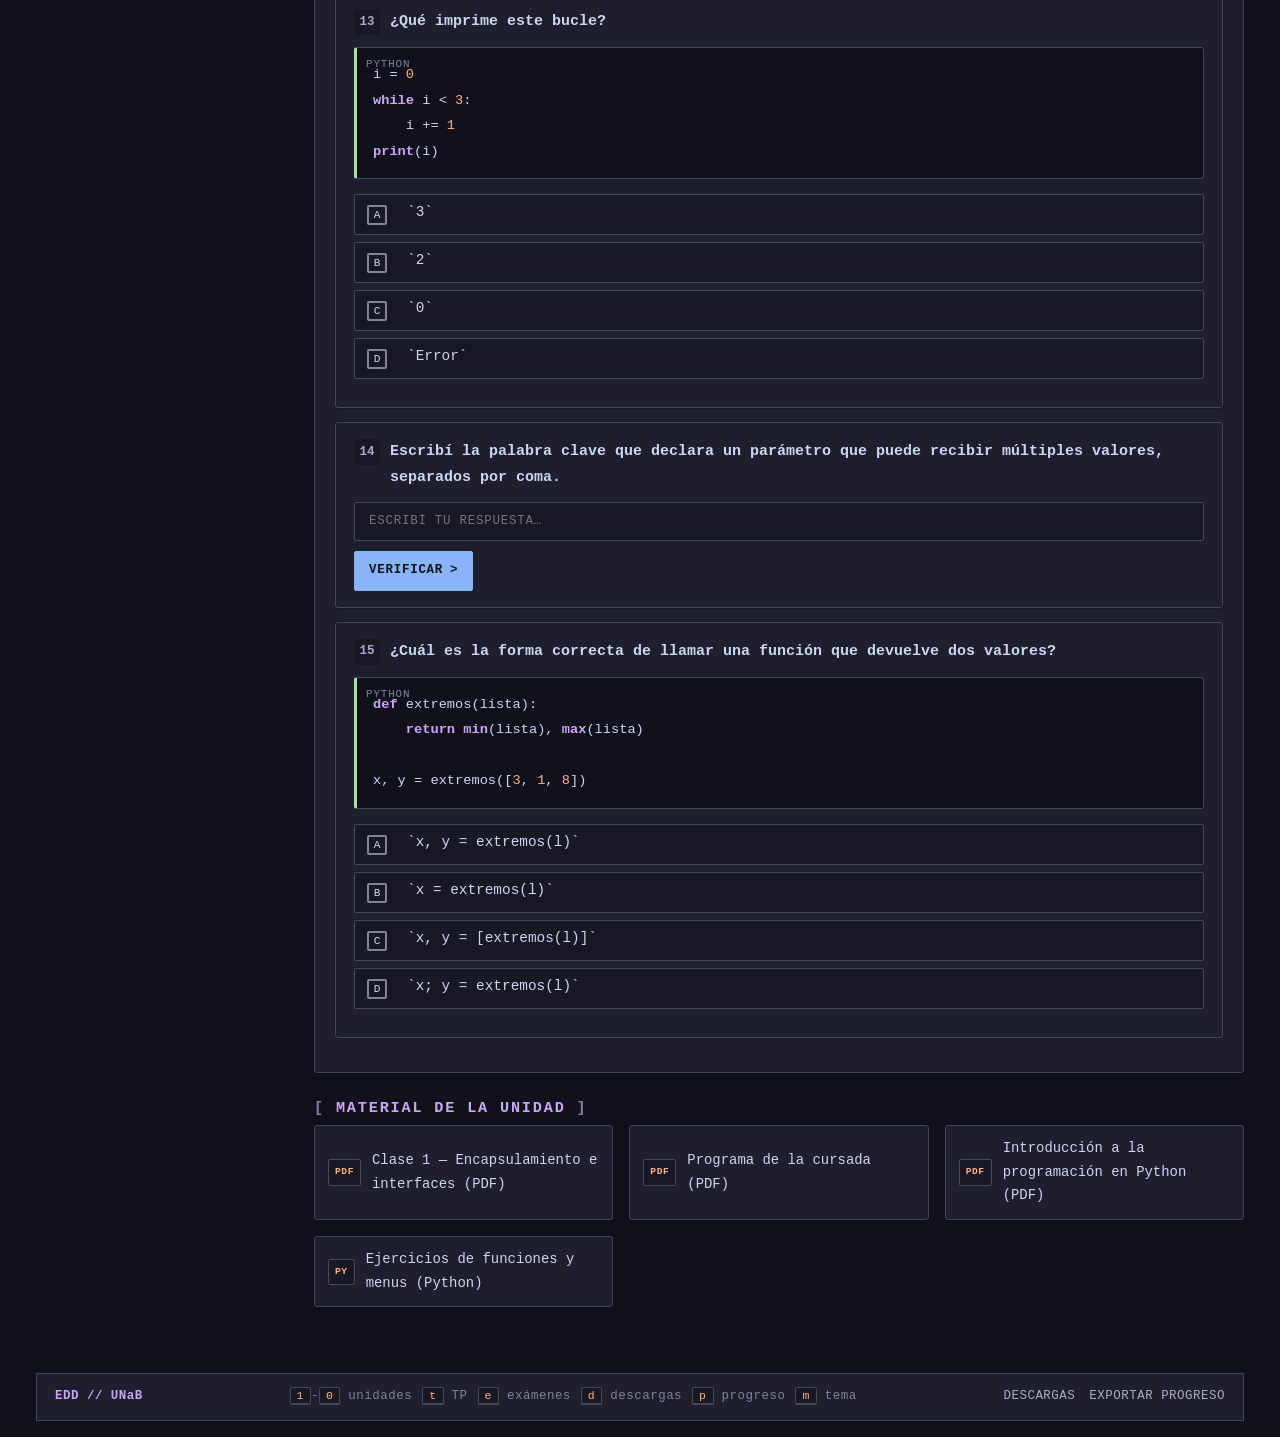
<file: u1/index.html>
<!DOCTYPE html>
<html lang="es" data-root="../">
<head>
  <meta charset="utf-8">
  <meta name="viewport" content="width=device-width, initial-scale=1">
  <title>U1 — Estructuras de Datos</title>
  <meta name="description" content="Unidad 1 del curso de Estructuras de Datos.">
  <link rel="stylesheet" href="../assets/css/main.css">
</head>
<body>
  <main class="wrap"></main>
  <script src="../assets/js/core.js"></script>
  <script src="../assets/js/quiz.js"></script>
  <script src="../assets/js/pyodide.js"></script>
  <script src="../assets/js/viz-linear.js"></script>
  <script src="../assets/js/viz-tree.js"></script>
  <script src="../assets/js/viz-heap.js"></script>
  <script src="../assets/js/viz-graph.js"></script>
  <script src="../assets/js/viz-recursion.js"></script>
  <script src="../assets/js/viz-sorting.js"></script>
  <script src="../assets/data/units.js"></script>
  <script src="../assets/data/quizzes.js"></script>
  <script src="../assets/data/tps.js"></script>
  <script src="../assets/data/exams.js"></script>
  <script src="../assets/js/pages.js"></script>
  <script>
  (function () {
    function boot() { EDD.unitPage('u1'); }
    if (document.readyState === 'loading') document.addEventListener('DOMContentLoaded', boot);
    else boot();
  })();
  </script>
</body>
</html>
</file>
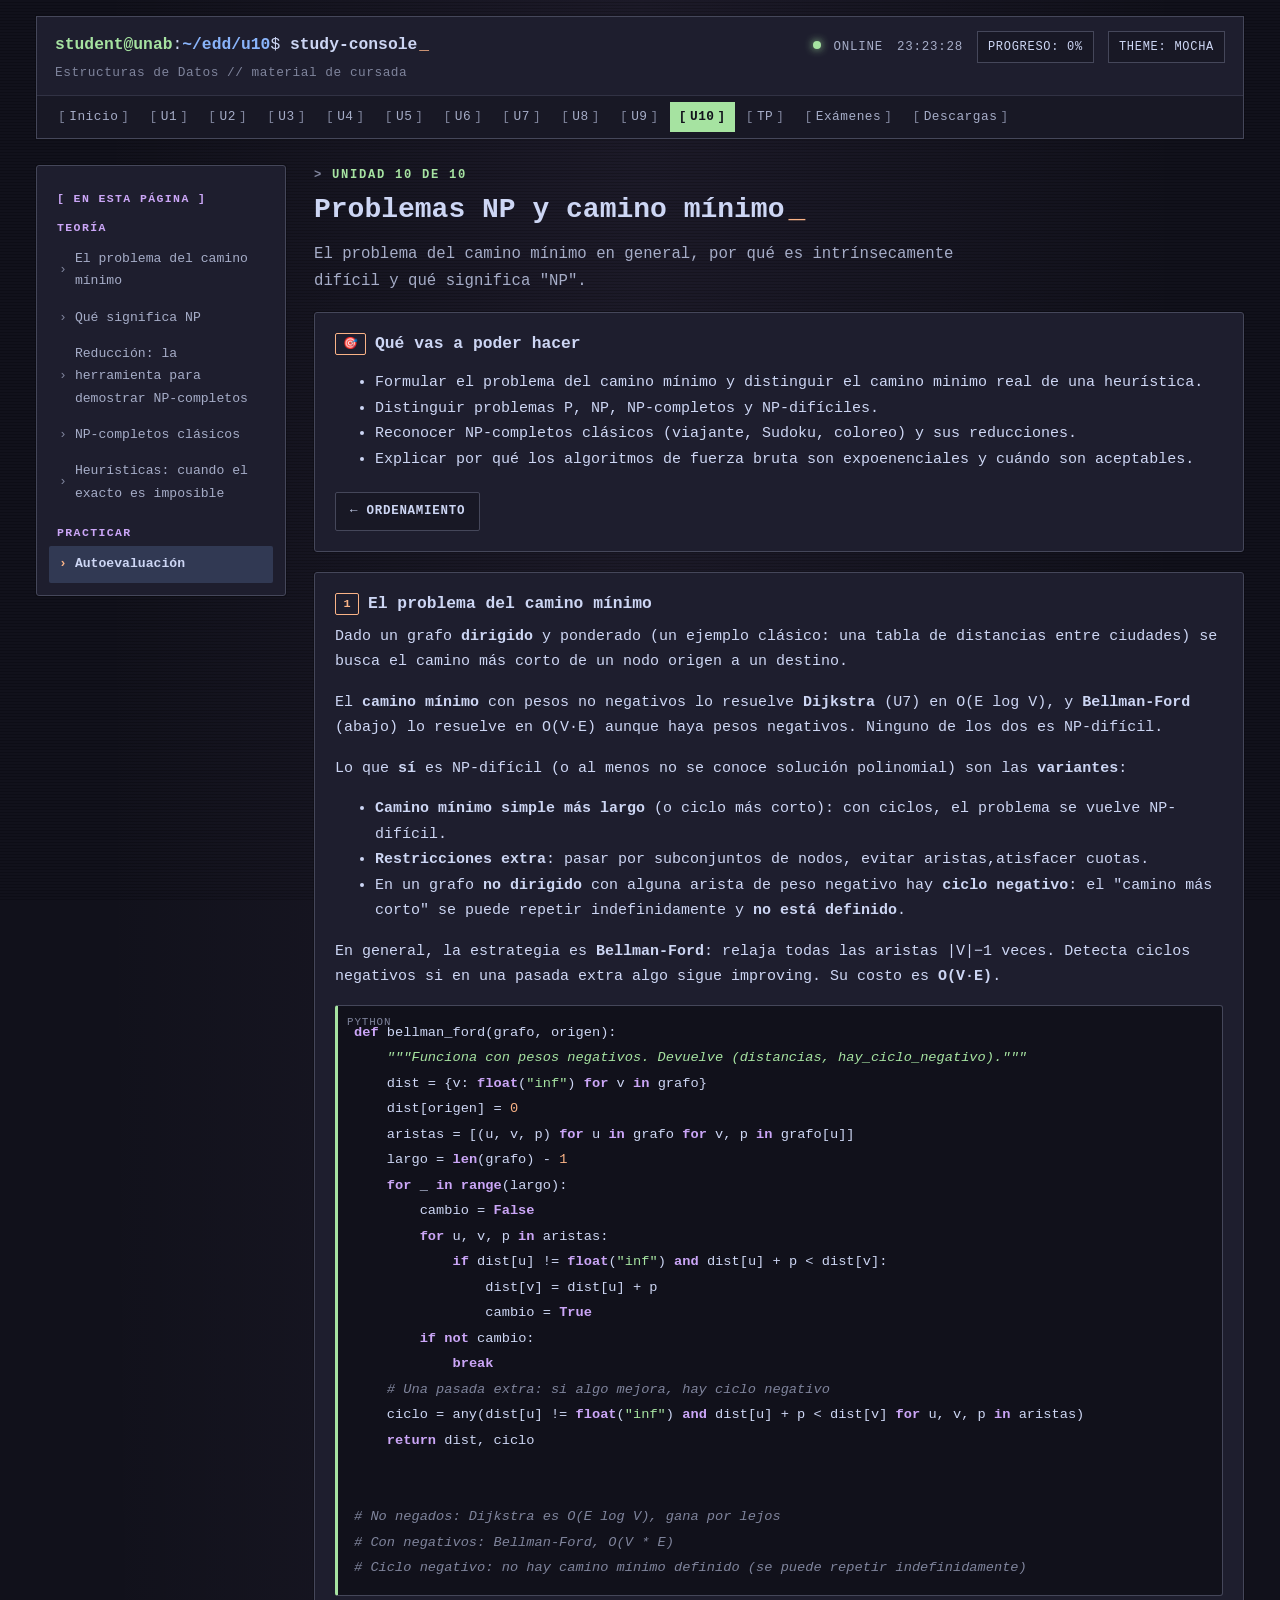
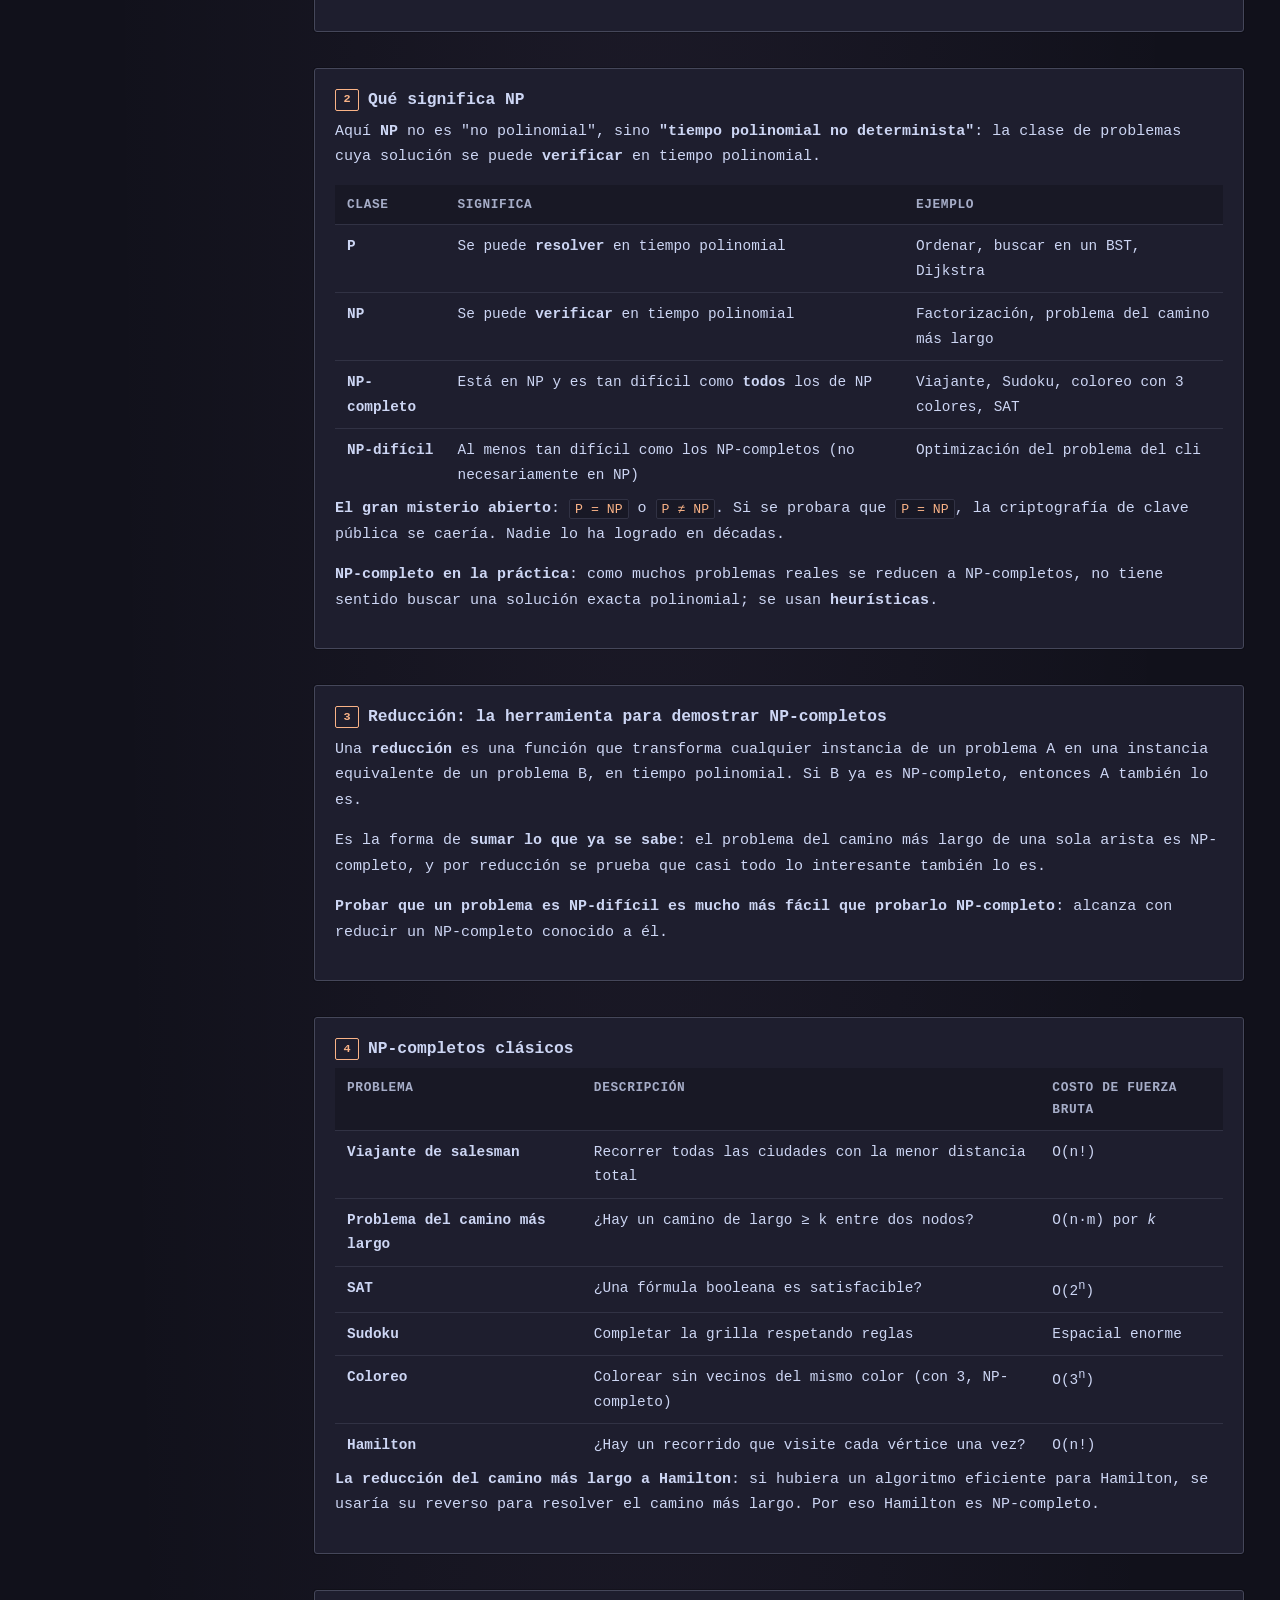
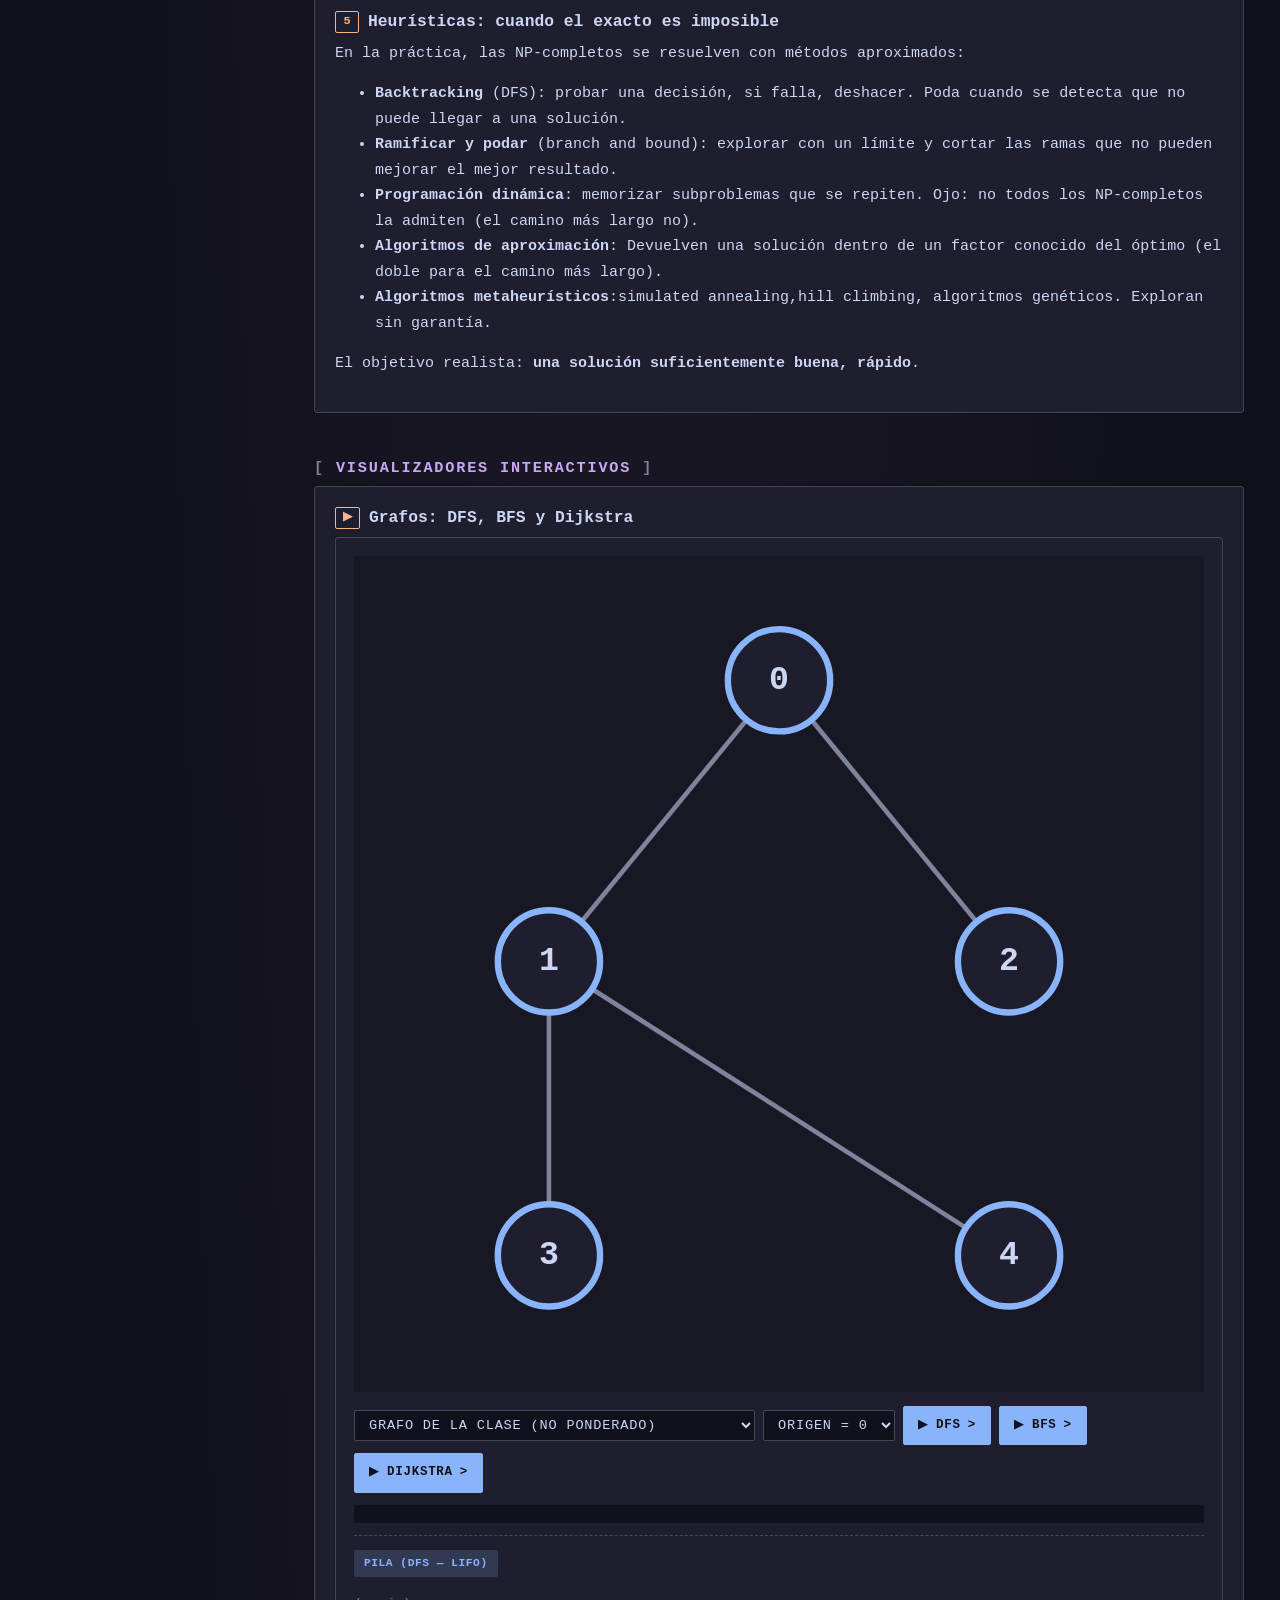
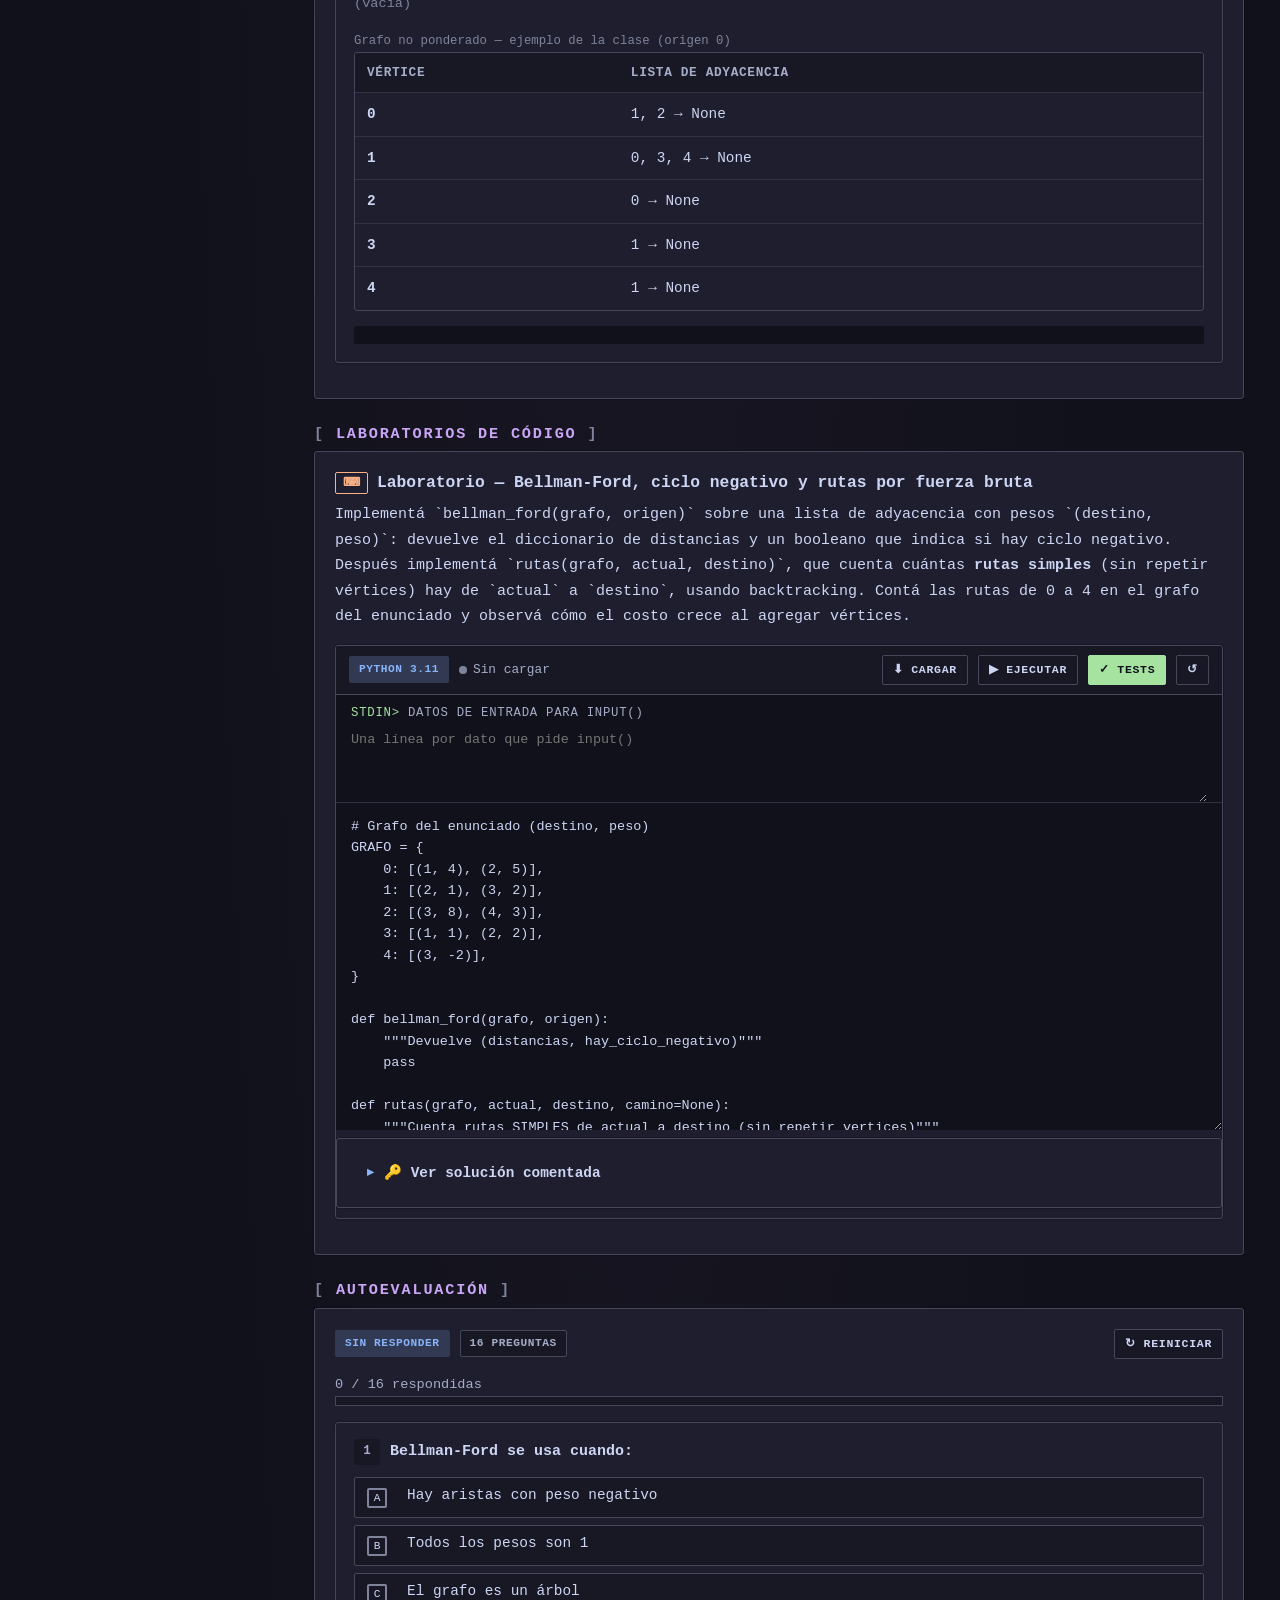
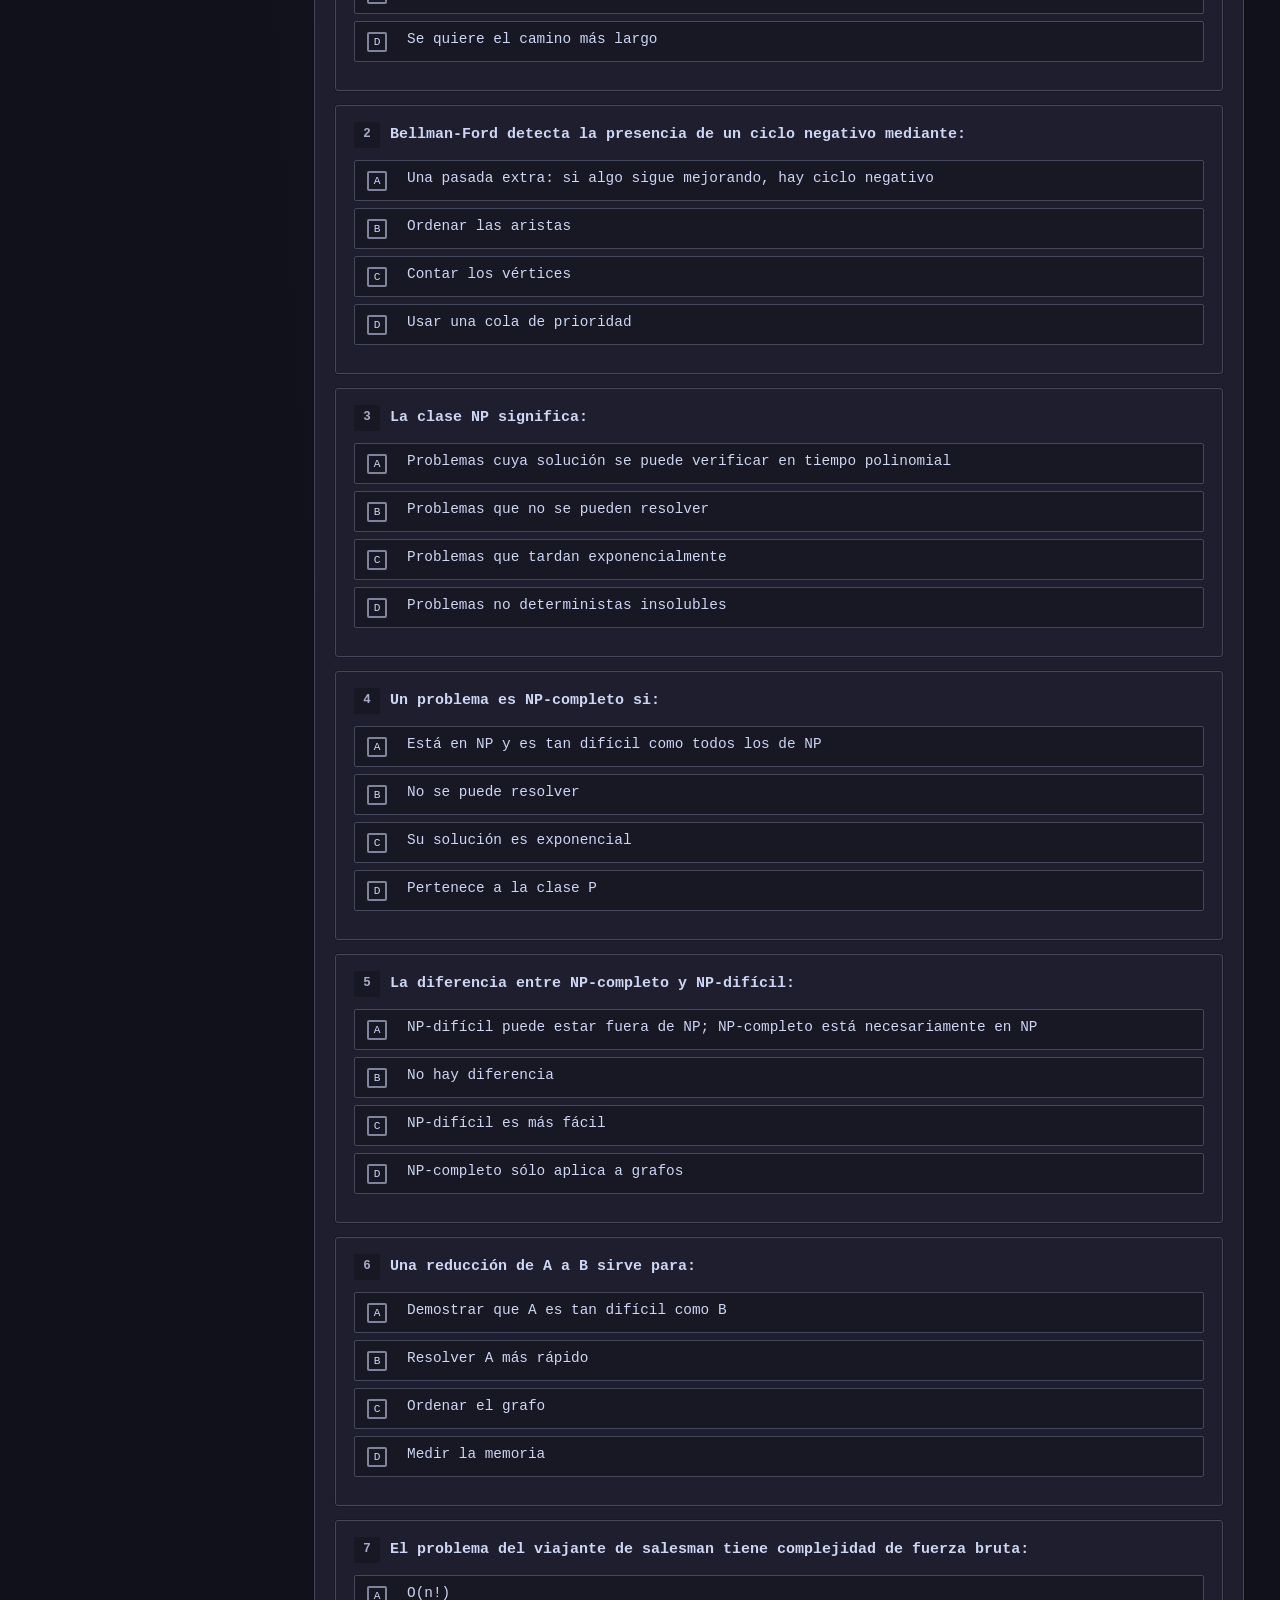
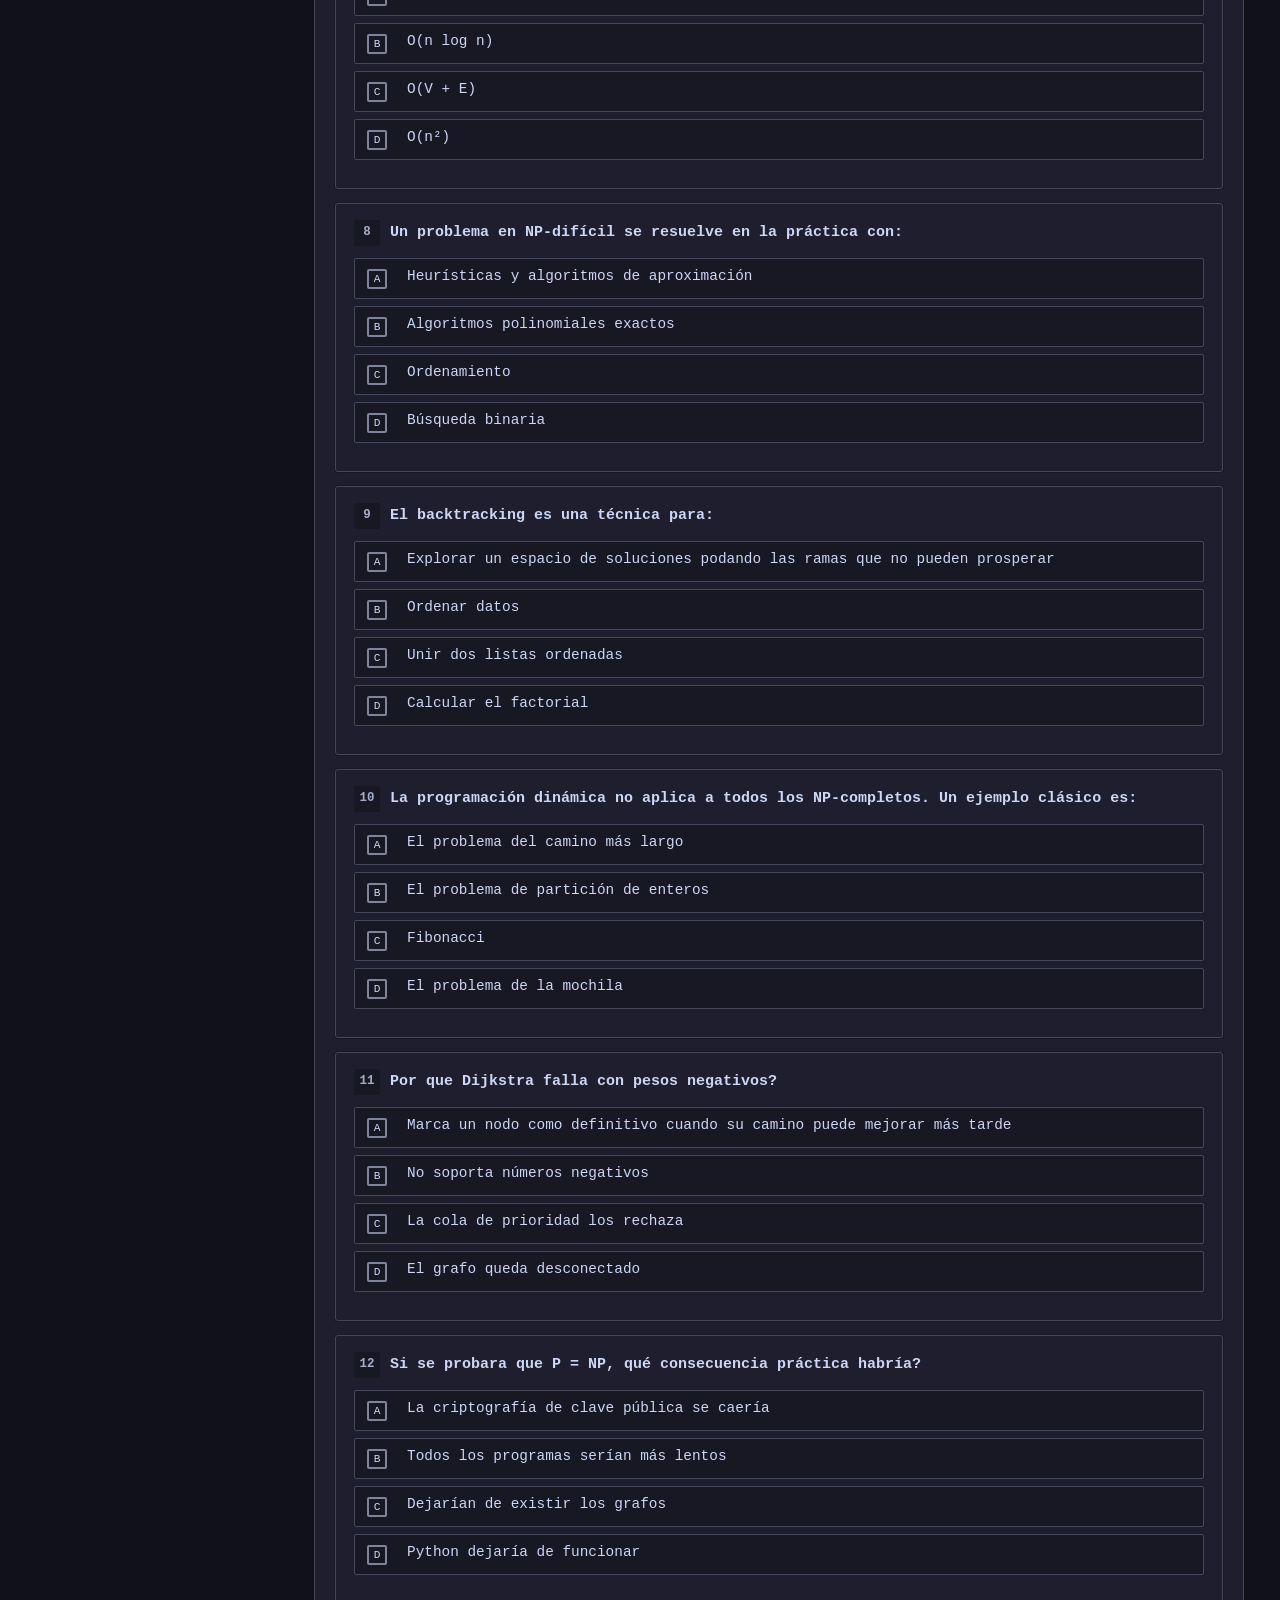
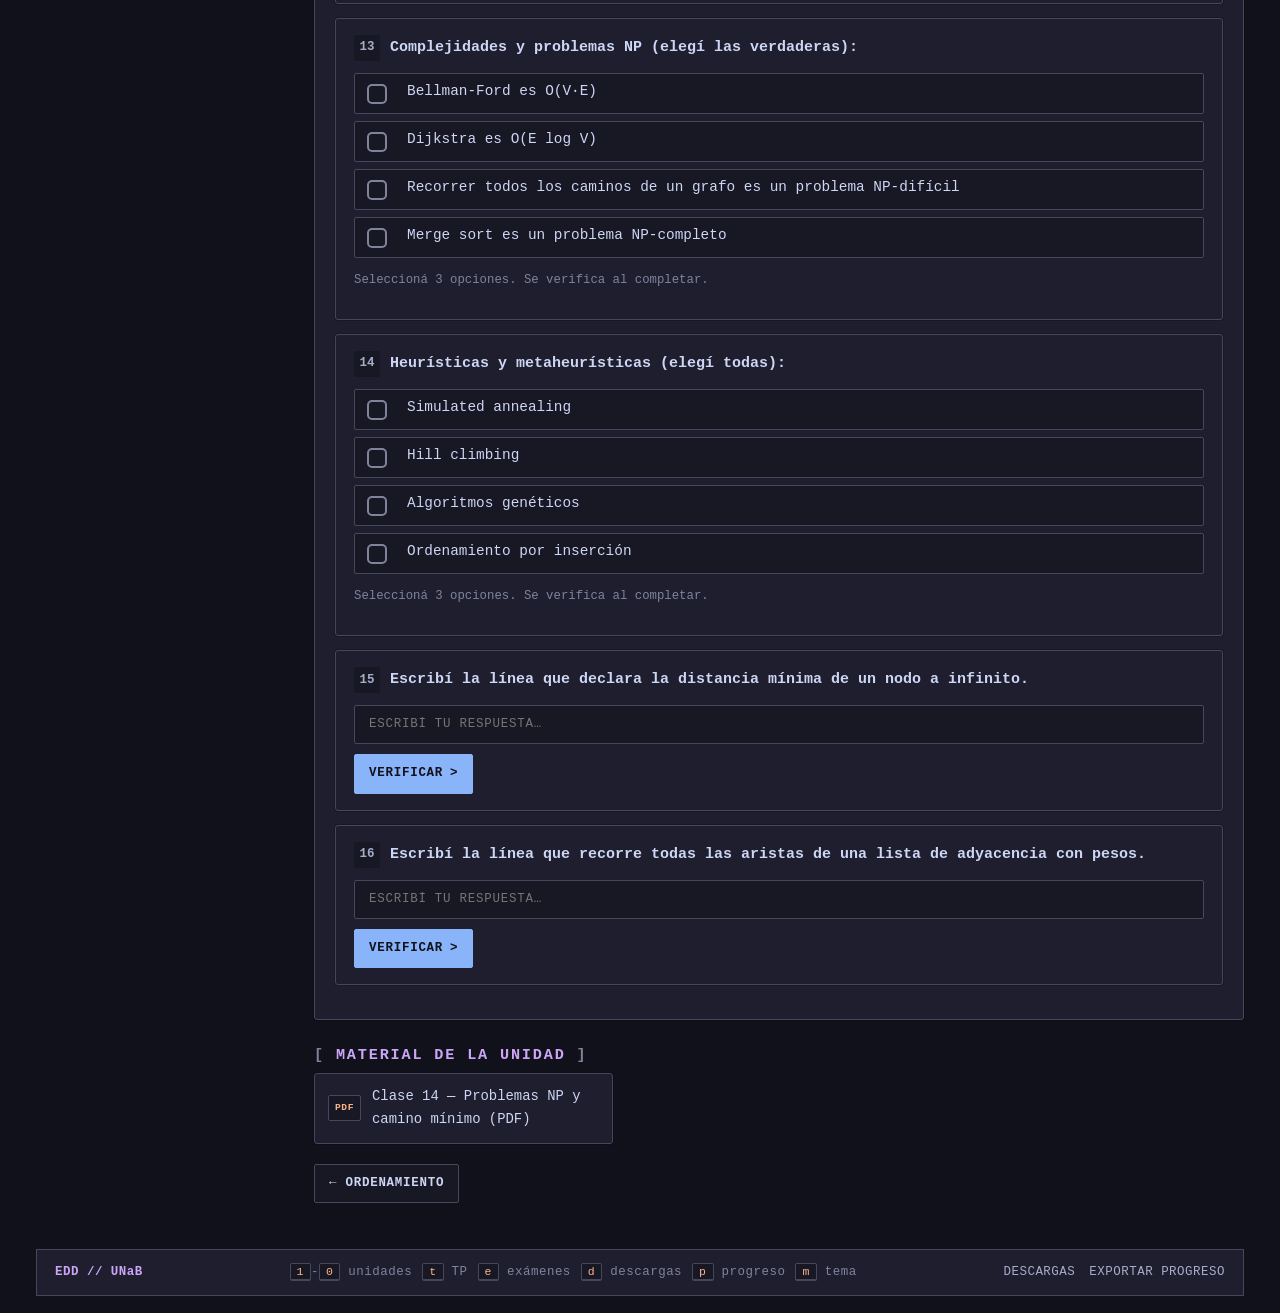
<file: u10/index.html>
<!DOCTYPE html>
<html lang="es" data-root="../">
<head>
  <meta charset="utf-8">
  <meta name="viewport" content="width=device-width, initial-scale=1">
  <title>U10 - Estructuras de Datos</title>
  <meta name="description" content="Unidad 10 del curso de Estructuras de Datos.">
  <link rel="stylesheet" href="../assets/css/main.css">
</head>
<body>
  <main class="wrap"></main>
  <script src="../assets/js/core.js"></script>
  <script src="../assets/js/quiz.js"></script>
  <script src="../assets/js/pyodide.js"></script>
  <script src="../assets/js/viz-linear.js"></script>
  <script src="../assets/js/viz-tree.js"></script>
  <script src="../assets/js/viz-heap.js"></script>
  <script src="../assets/js/viz-graph.js"></script>
  <script src="../assets/js/viz-recursion.js"></script>
  <script src="../assets/js/viz-sorting.js"></script>
  <script src="../assets/data/units.js"></script>
  <script src="../assets/data/quizzes.js"></script>
  <script src="../assets/data/tps.js"></script>
  <script src="../assets/data/exams.js"></script>
  <script src="../assets/js/pages.js"></script>
  <script>
  (function () {
    function boot() { EDD.unitPage('u10'); }
    if (document.readyState === 'loading') document.addEventListener('DOMContentLoaded', boot);
    else boot();
  })();
  </script>
</body>
</html>
</file>
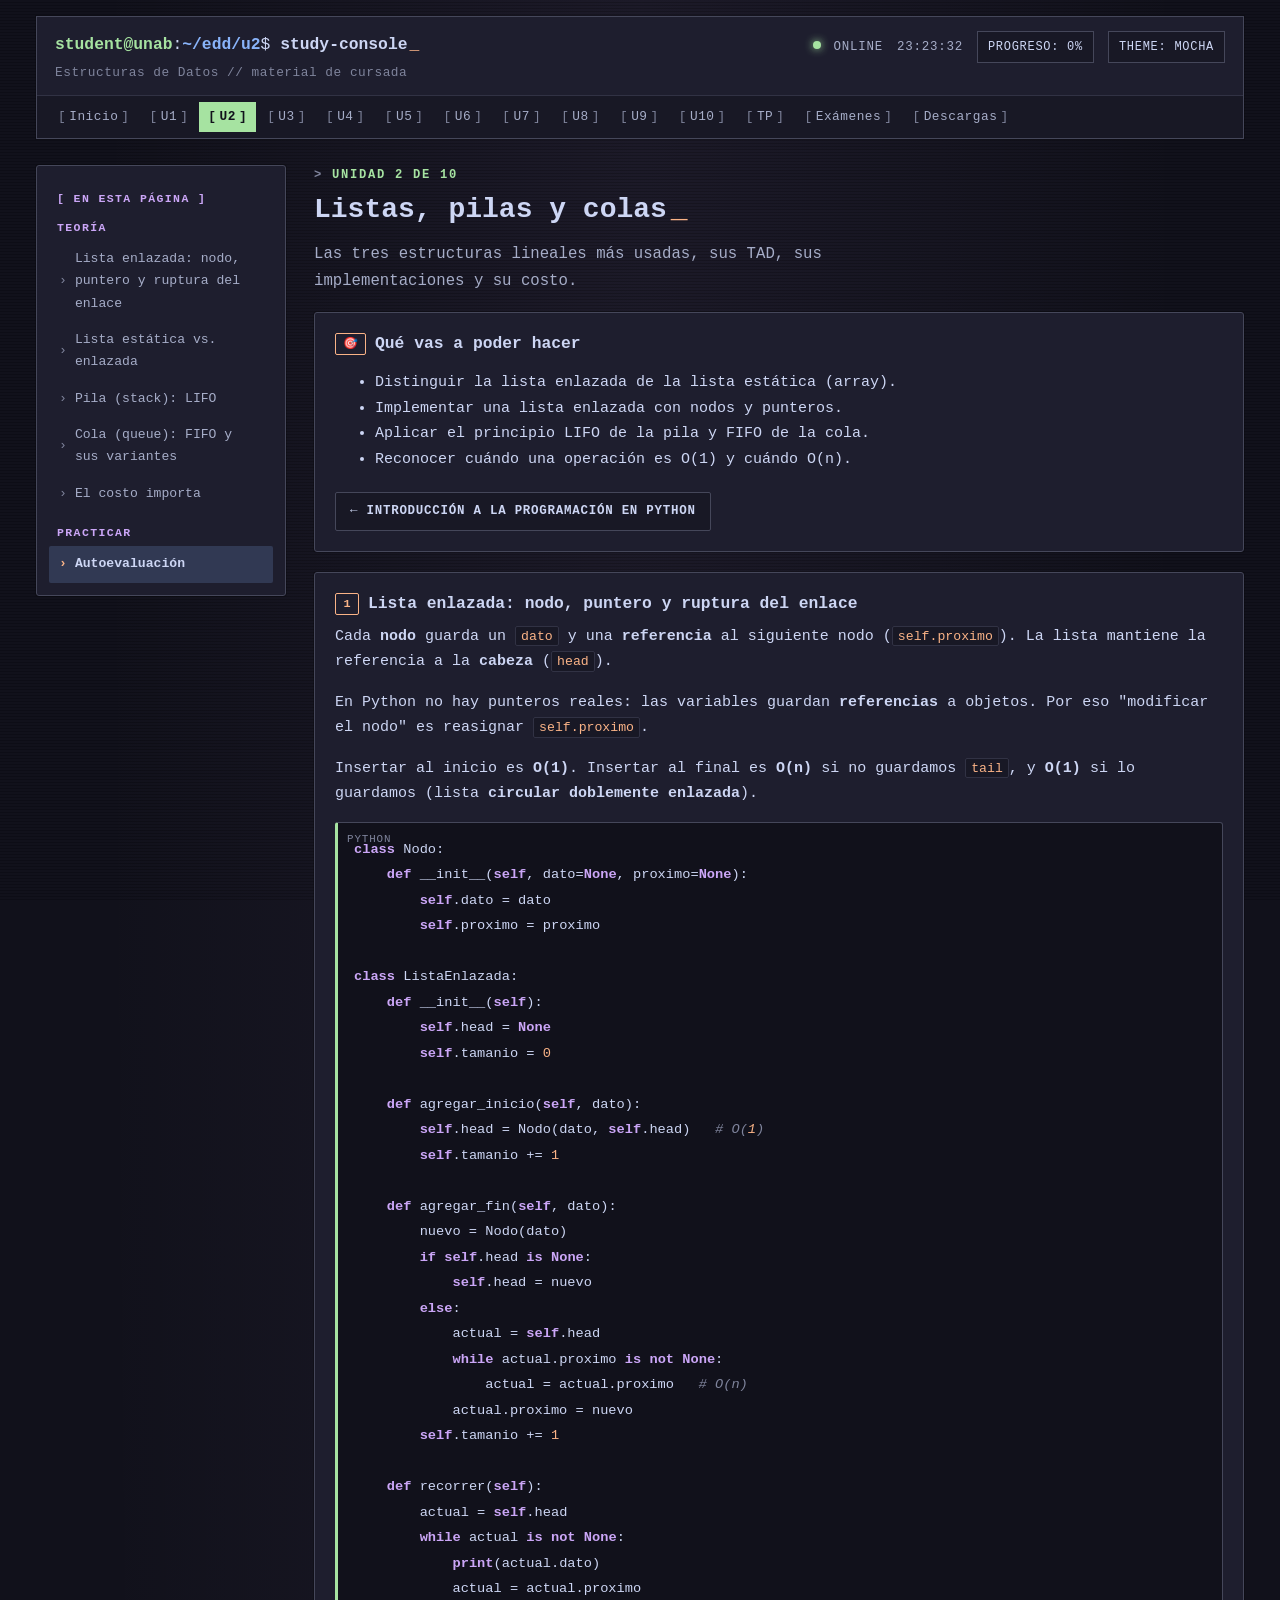
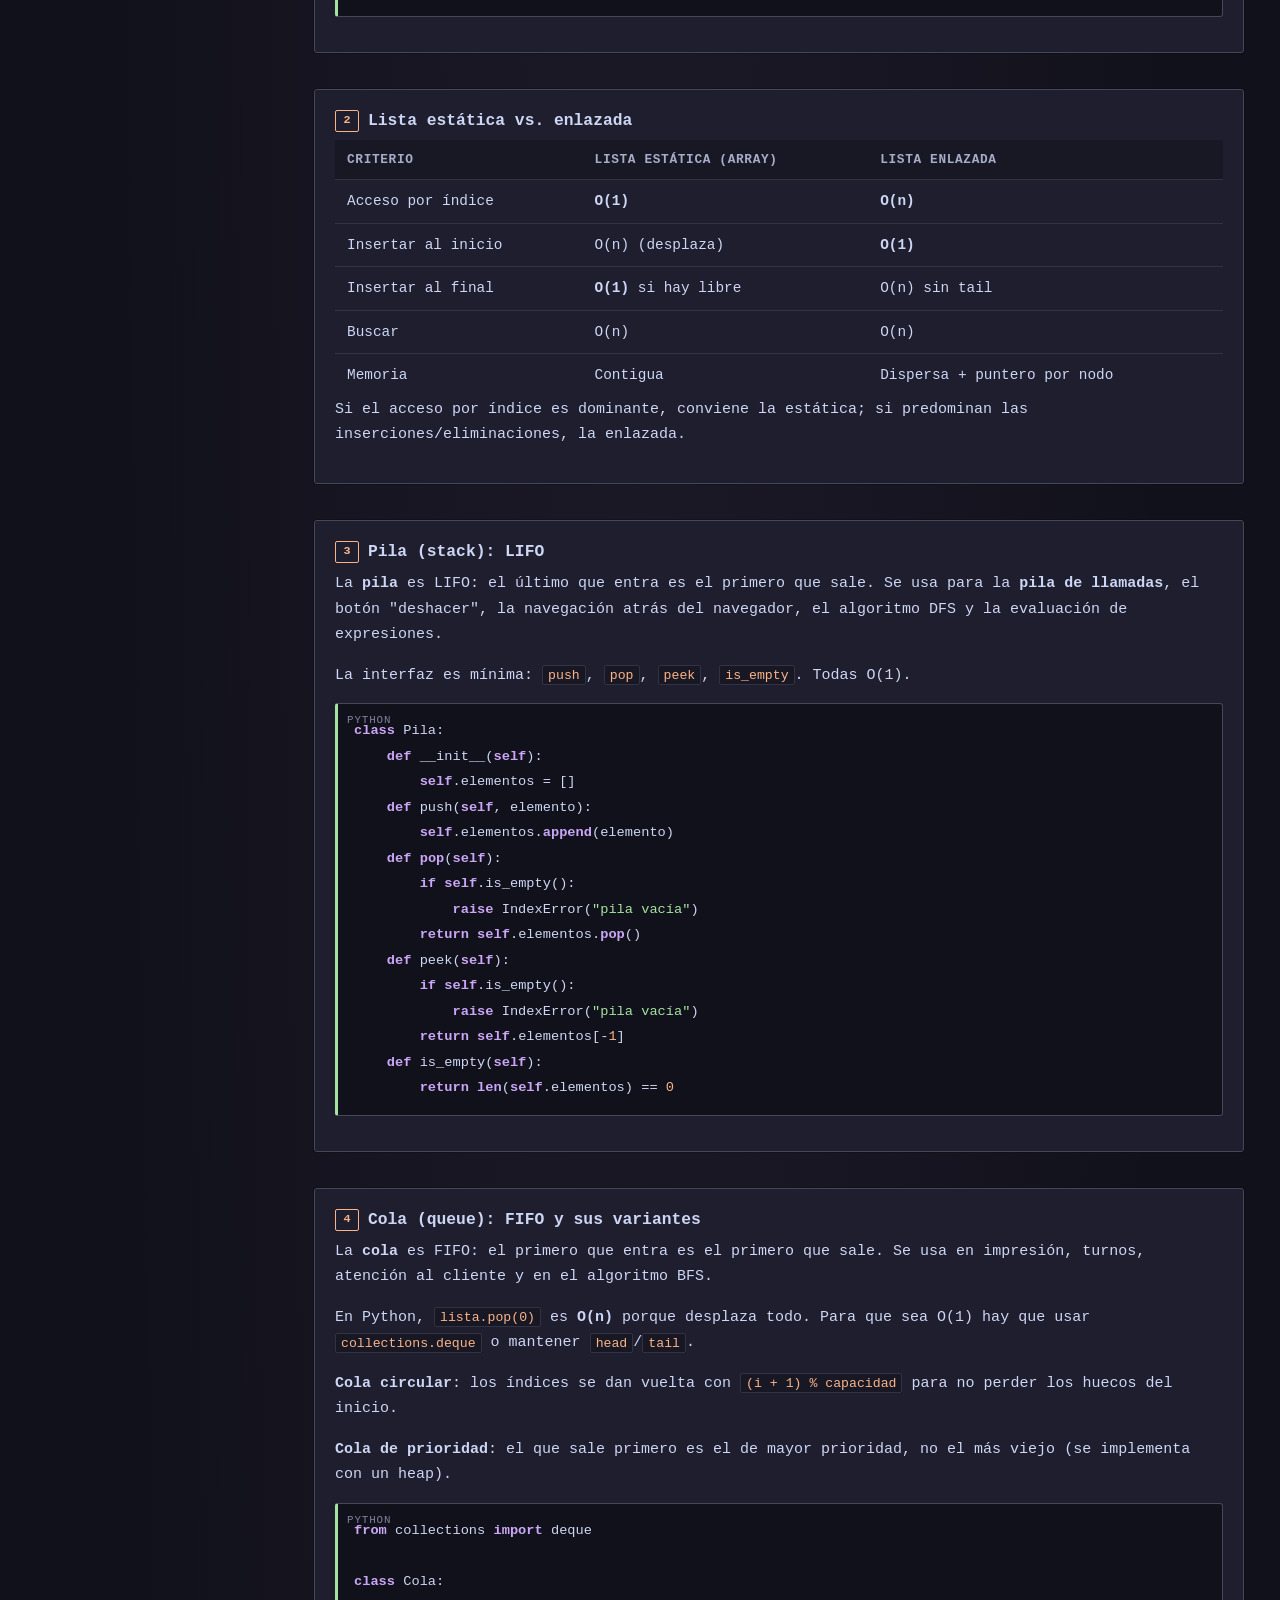
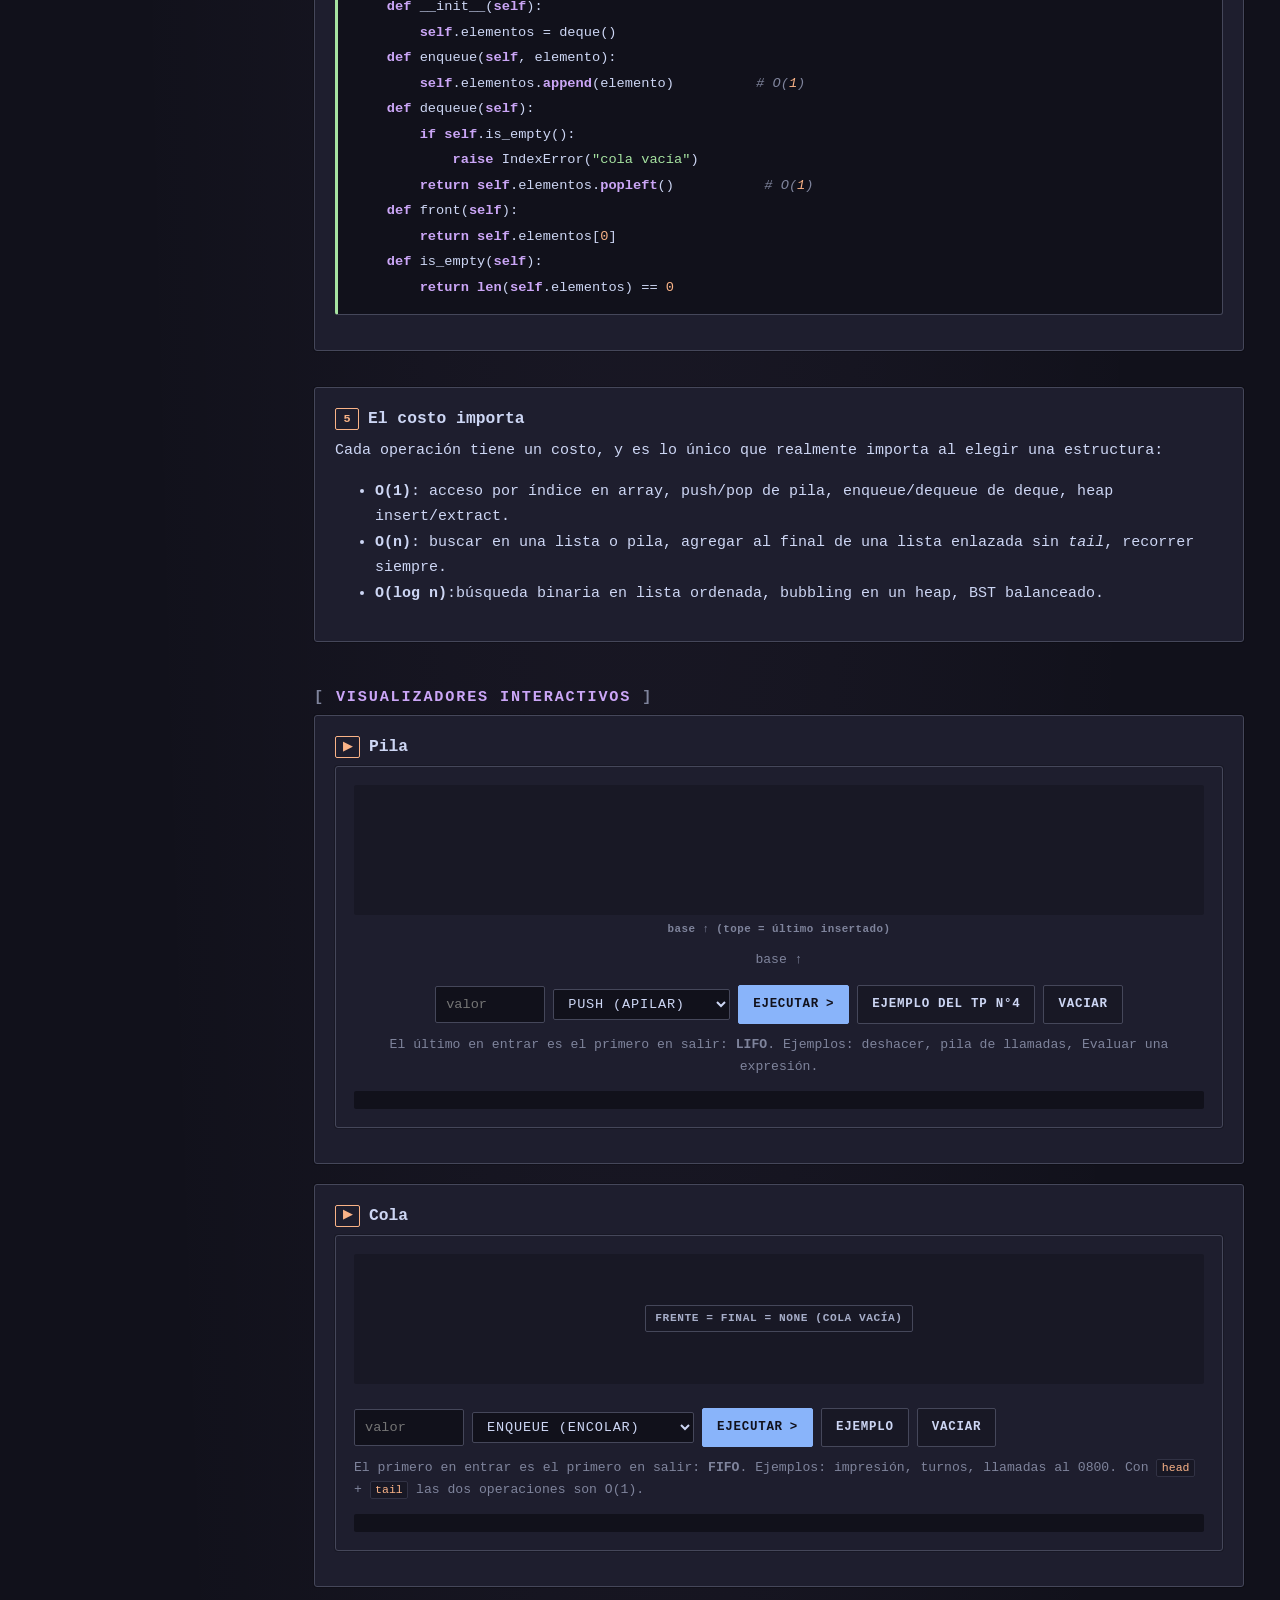
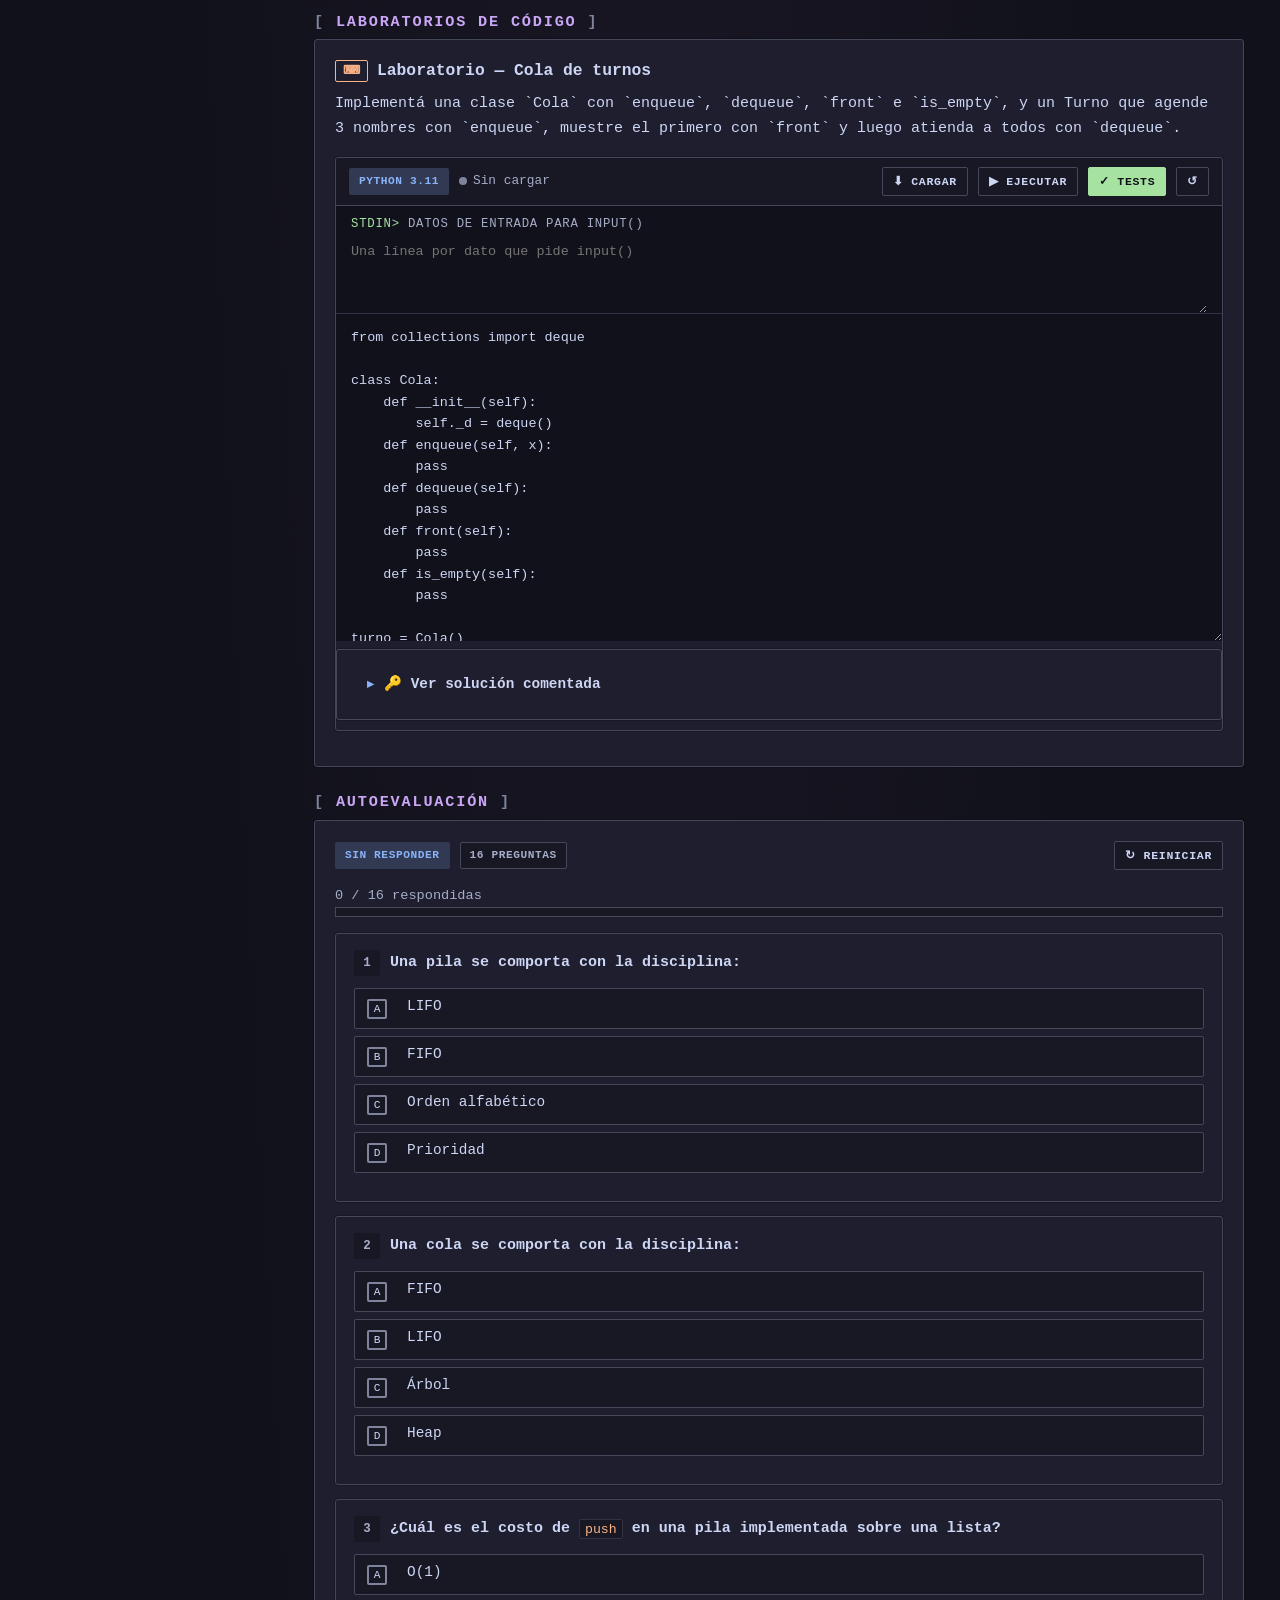
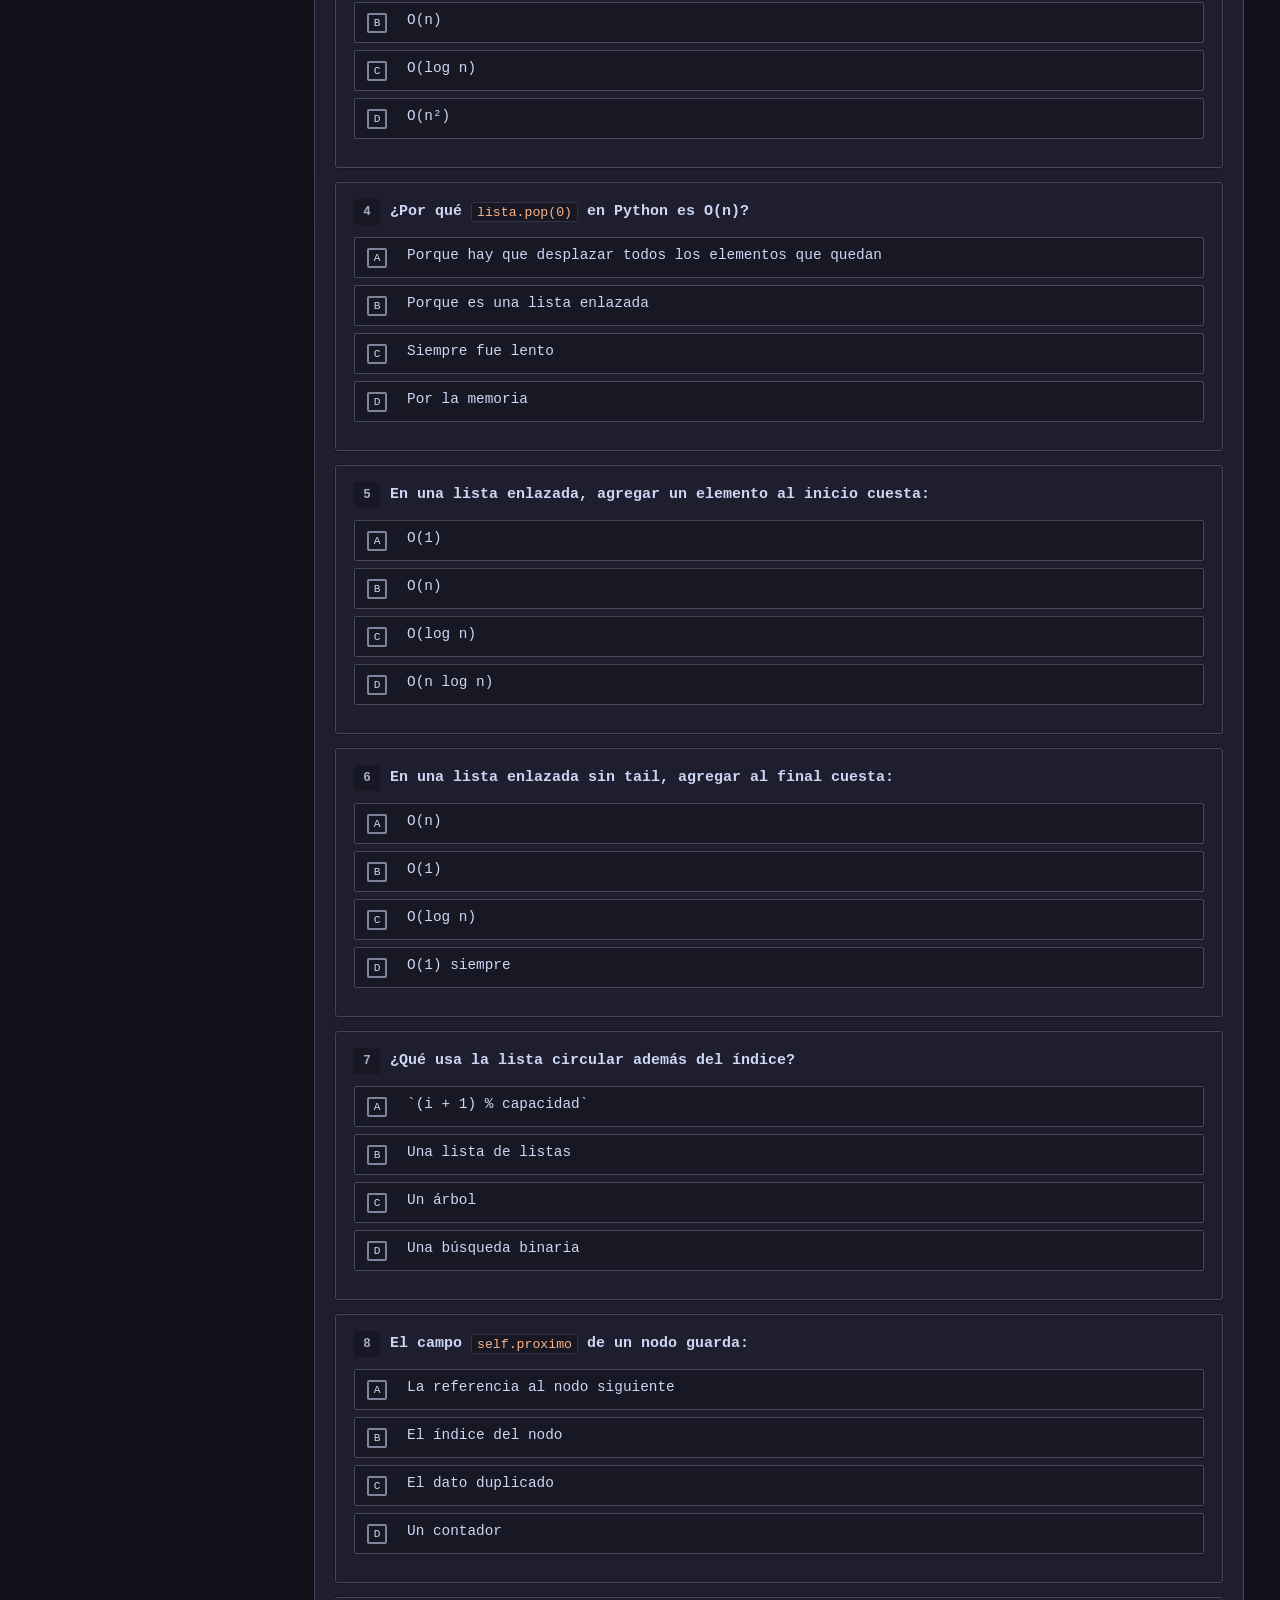
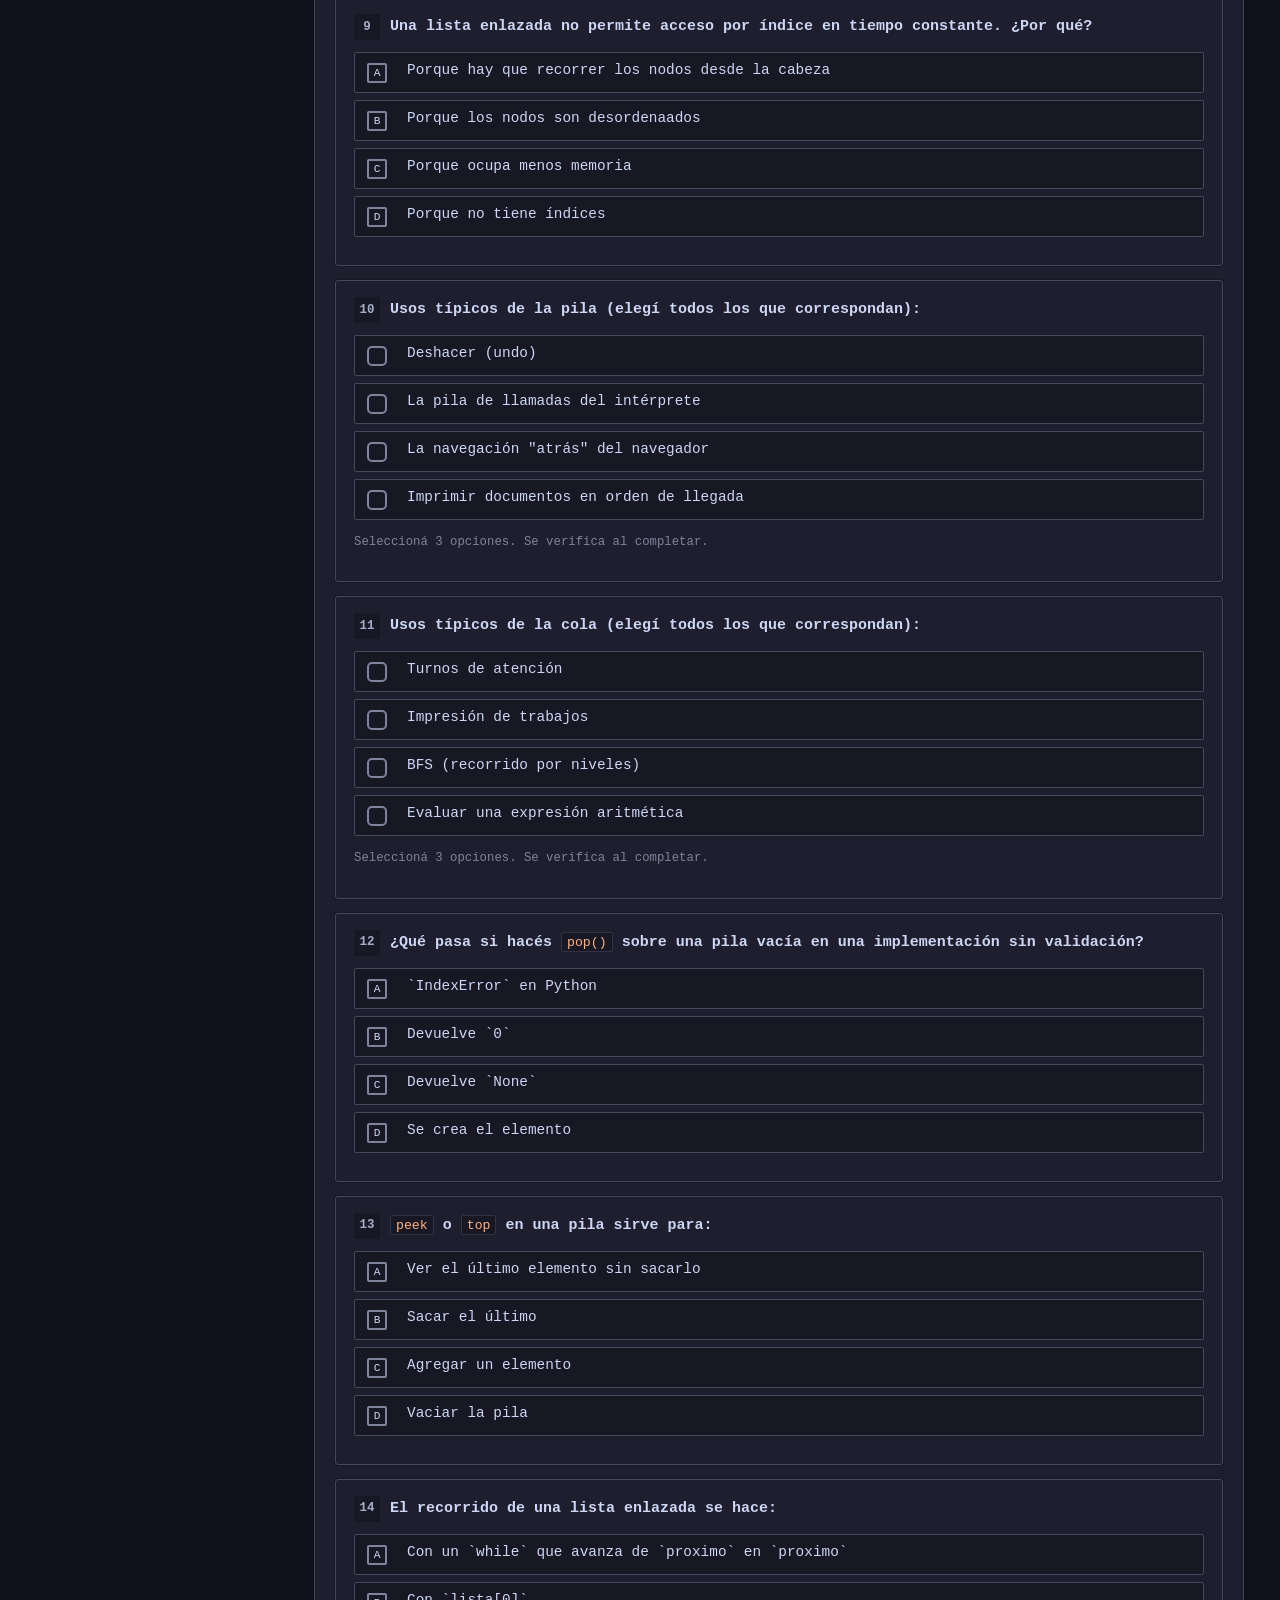
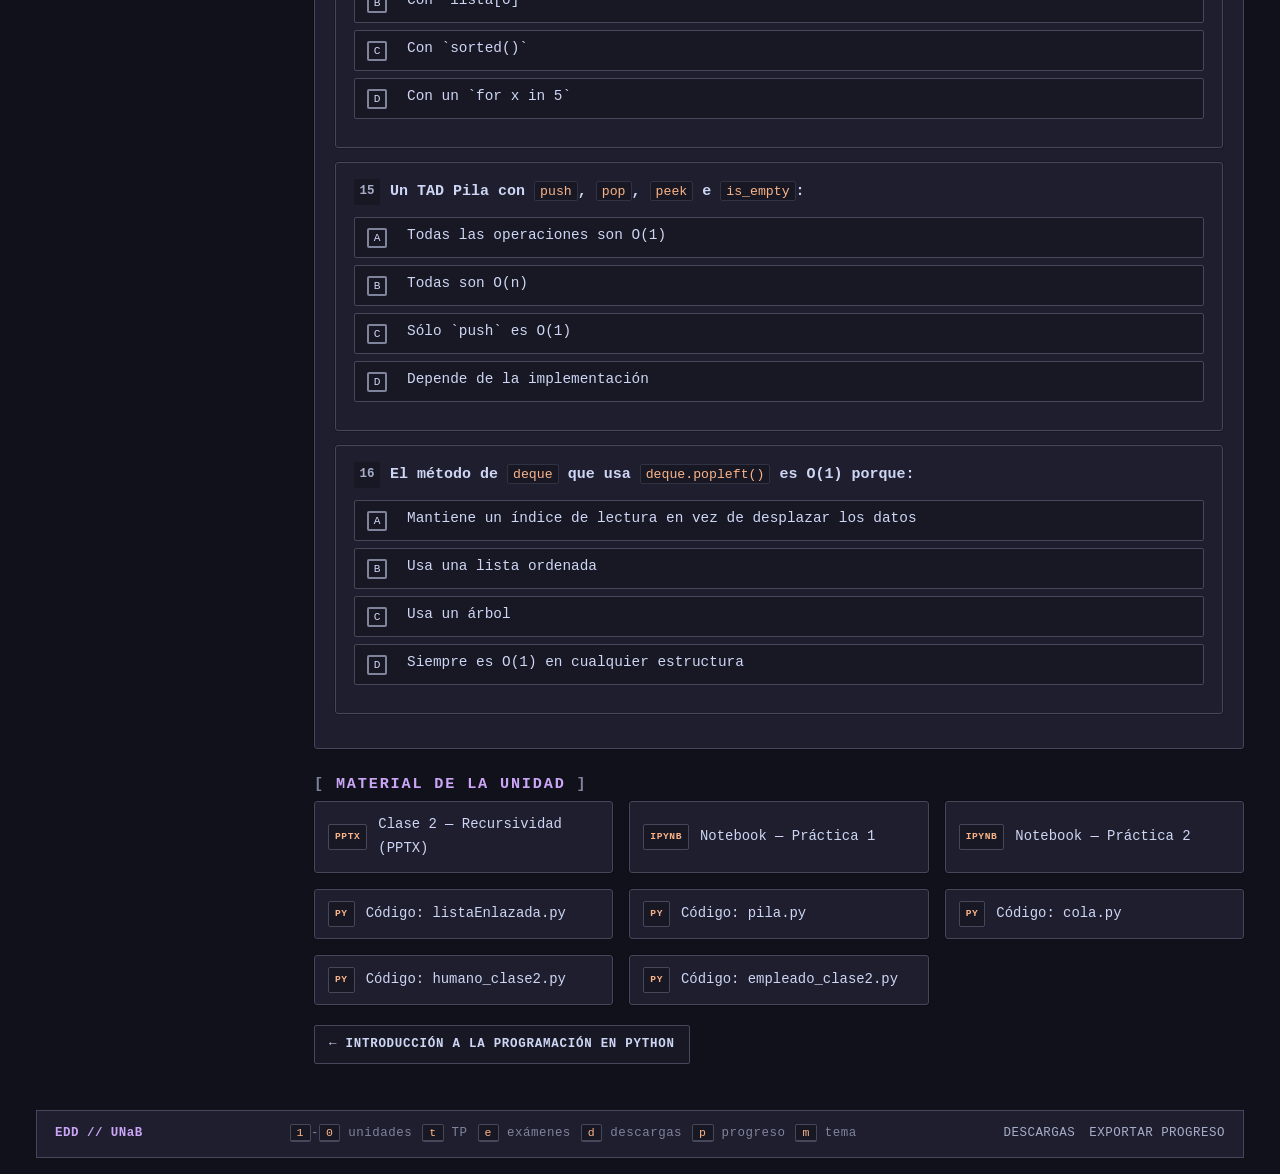
<file: u2/index.html>
<!DOCTYPE html>
<html lang="es" data-root="../">
<head>
  <meta charset="utf-8">
  <meta name="viewport" content="width=device-width, initial-scale=1">
  <title>U2 — Estructuras de Datos</title>
  <meta name="description" content="Unidad 2 del curso de Estructuras de Datos.">
  <link rel="stylesheet" href="../assets/css/main.css">
</head>
<body>
  <main class="wrap"></main>
  <script src="../assets/js/core.js"></script>
  <script src="../assets/js/quiz.js"></script>
  <script src="../assets/js/pyodide.js"></script>
  <script src="../assets/js/viz-linear.js"></script>
  <script src="../assets/js/viz-tree.js"></script>
  <script src="../assets/js/viz-heap.js"></script>
  <script src="../assets/js/viz-graph.js"></script>
  <script src="../assets/js/viz-recursion.js"></script>
  <script src="../assets/js/viz-sorting.js"></script>
  <script src="../assets/data/units.js"></script>
  <script src="../assets/data/quizzes.js"></script>
  <script src="../assets/data/tps.js"></script>
  <script src="../assets/data/exams.js"></script>
  <script src="../assets/js/pages.js"></script>
  <script>
  (function () {
    function boot() { EDD.unitPage('u2'); }
    if (document.readyState === 'loading') document.addEventListener('DOMContentLoaded', boot);
    else boot();
  })();
  </script>
</body>
</html>
</file>
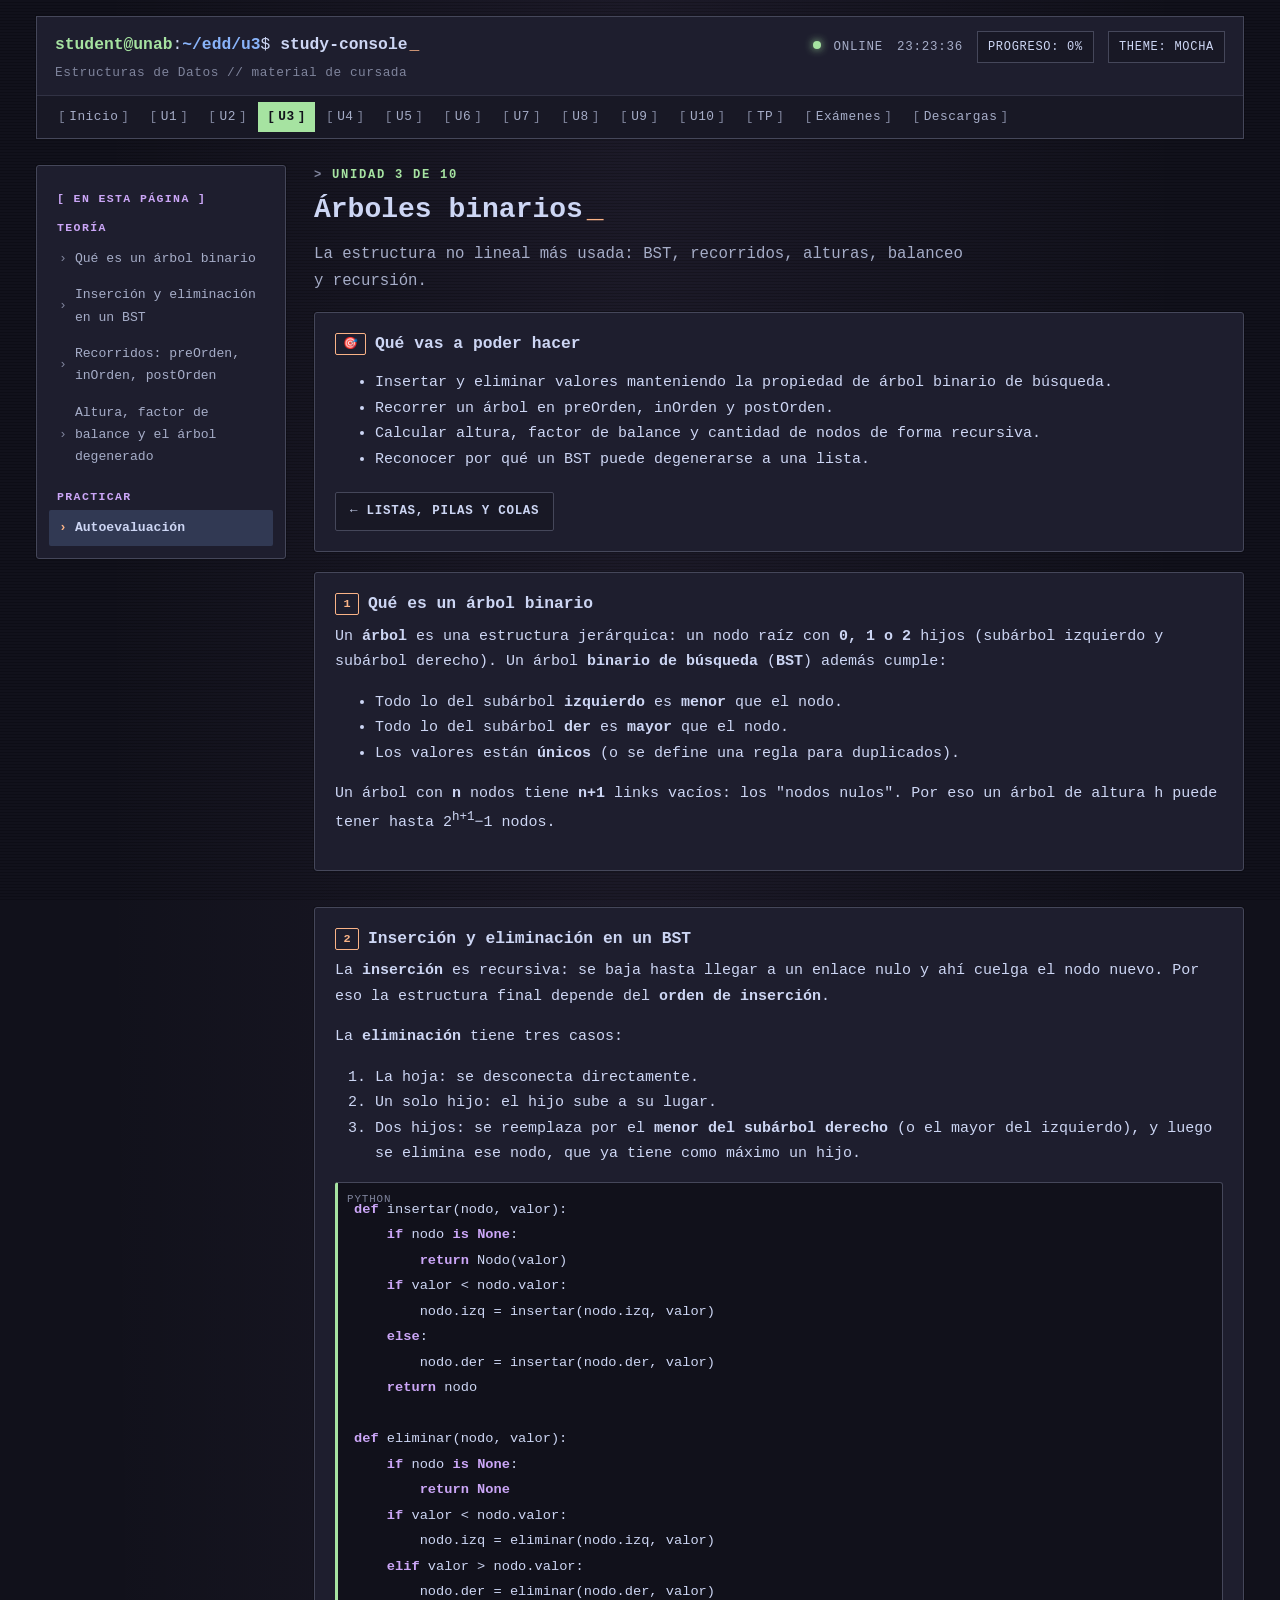
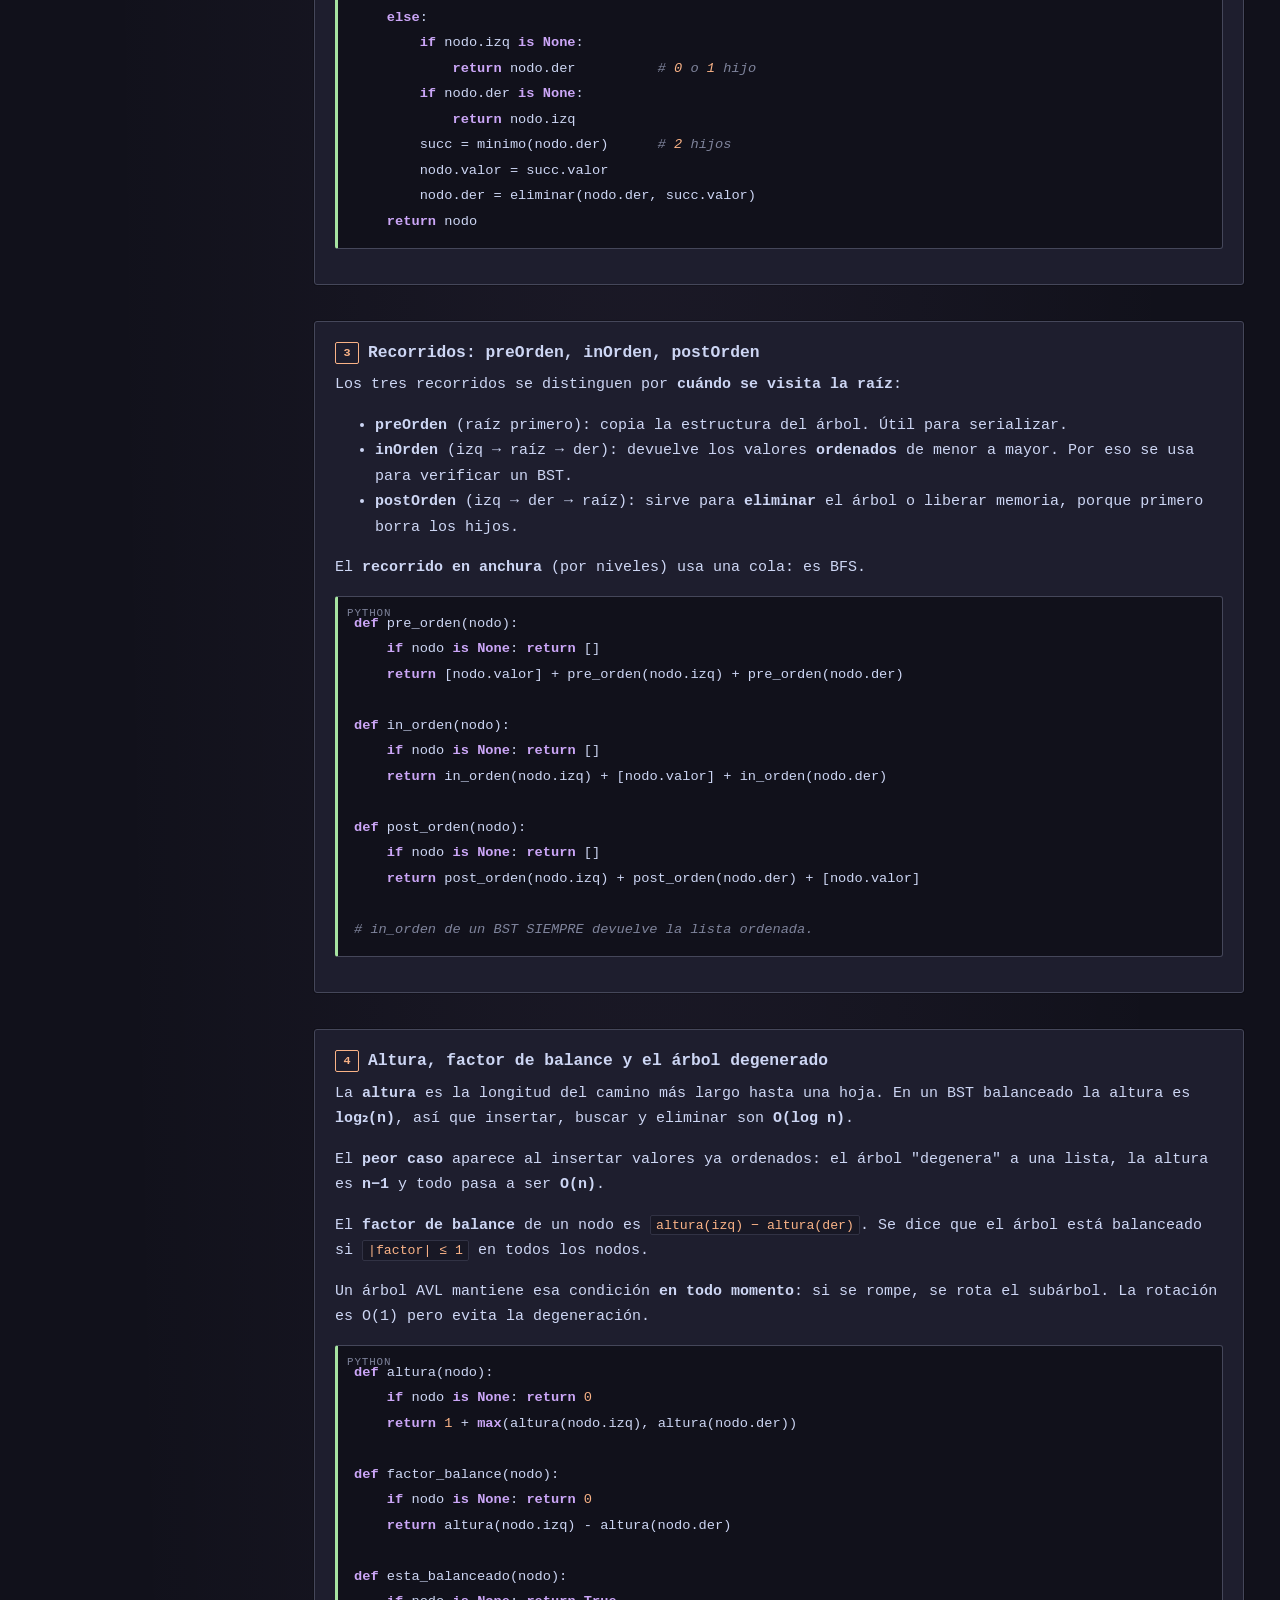
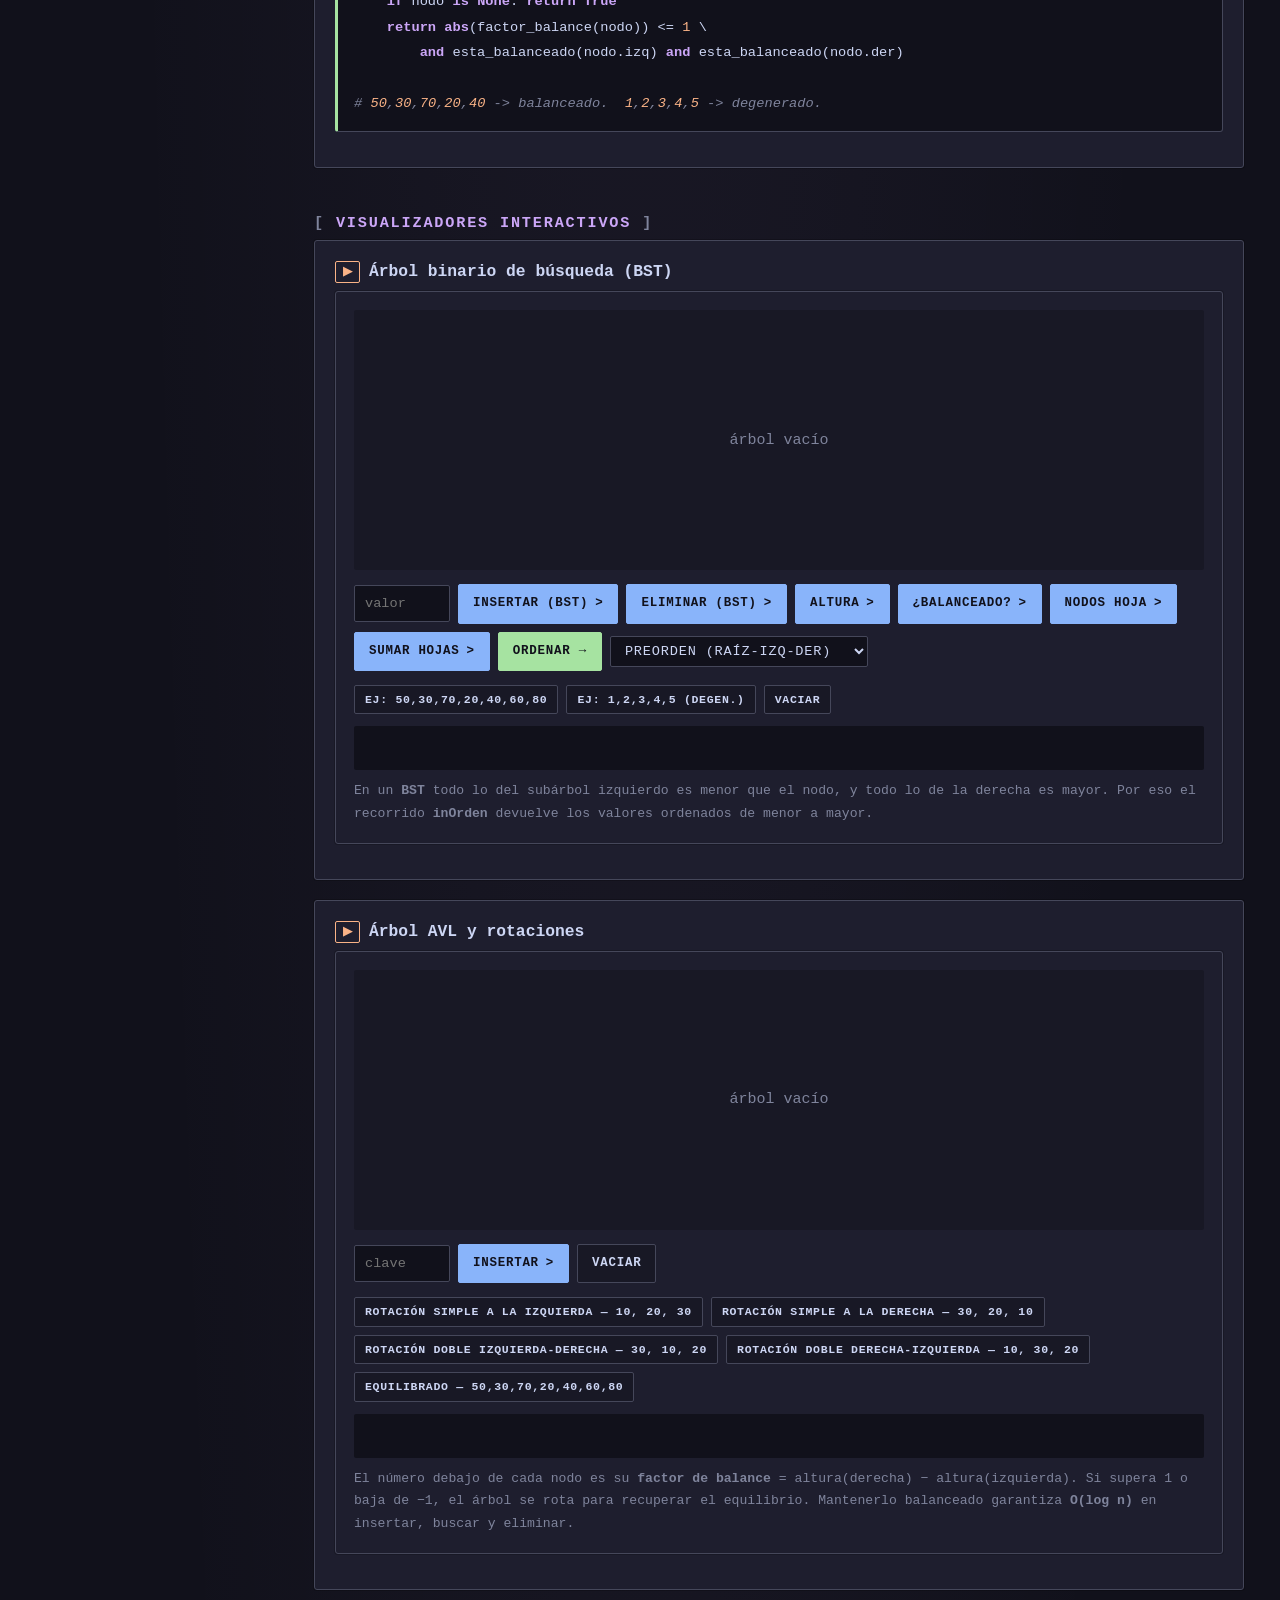
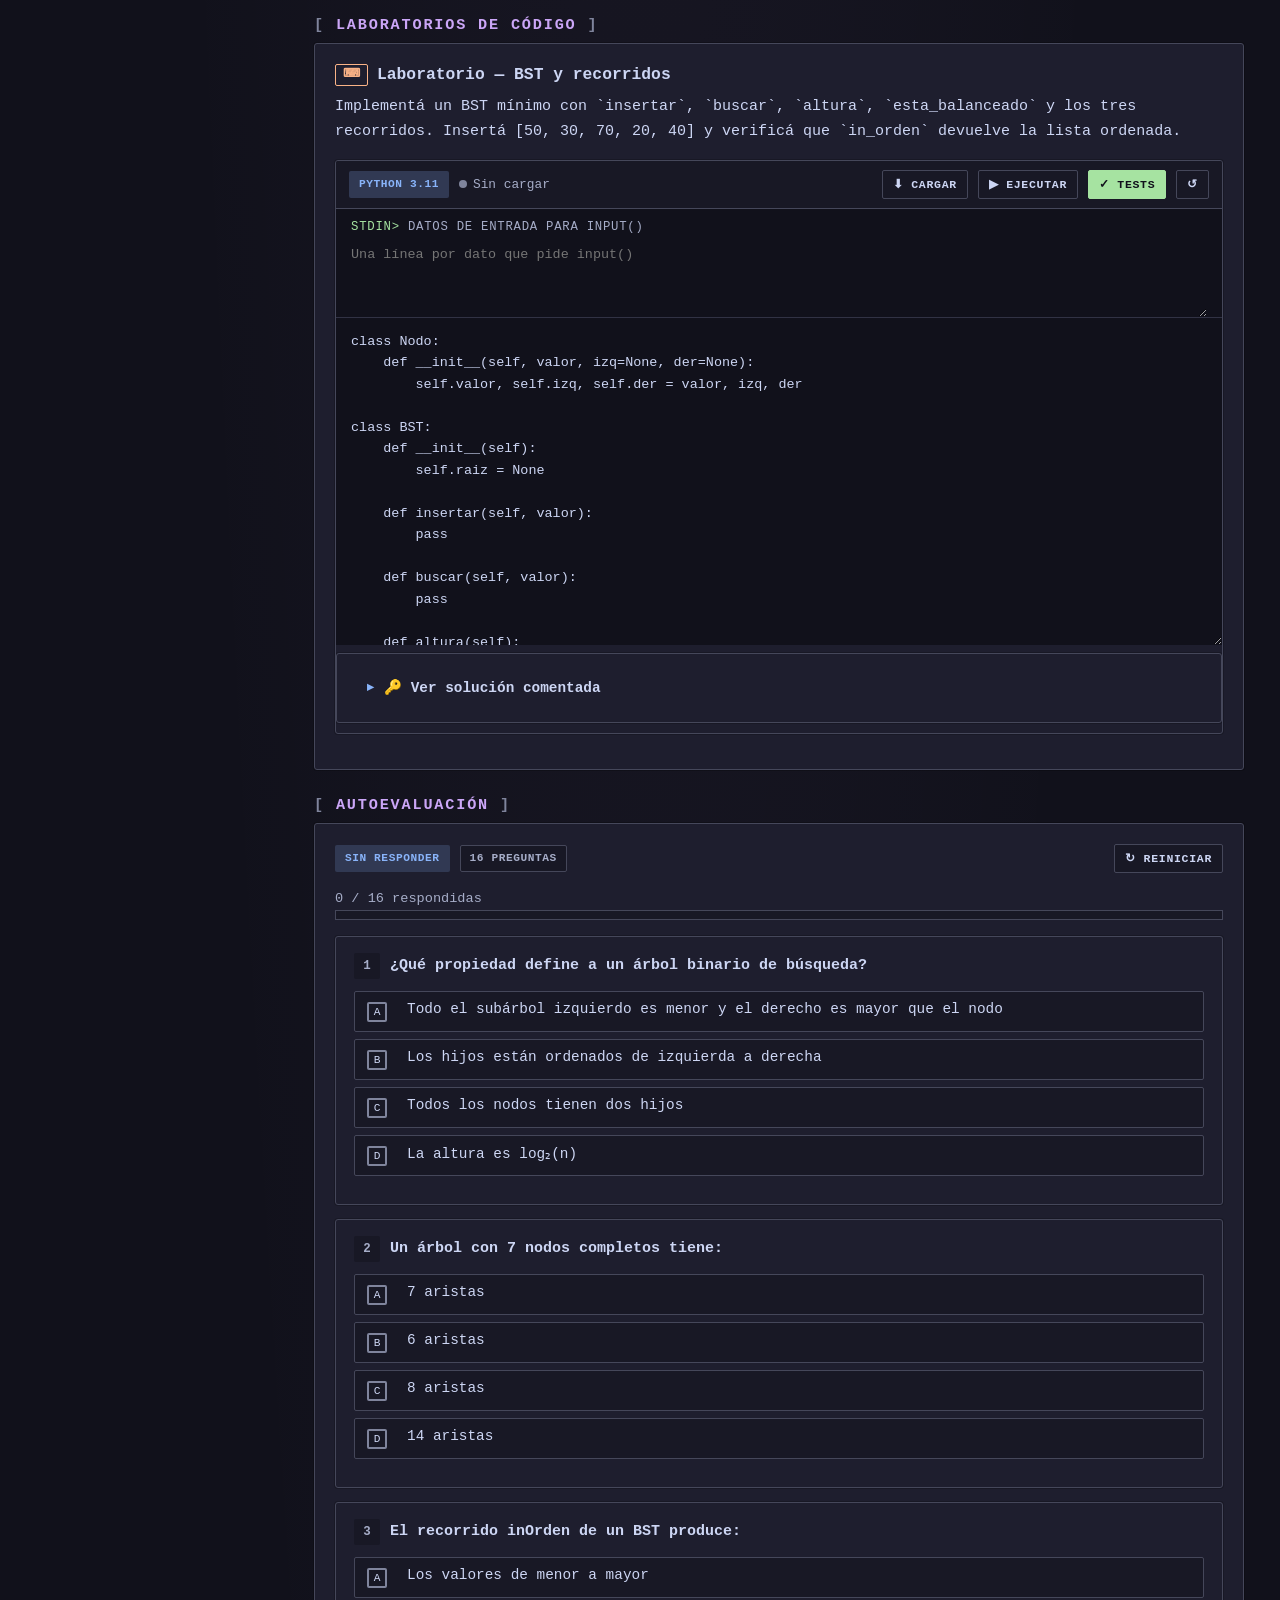
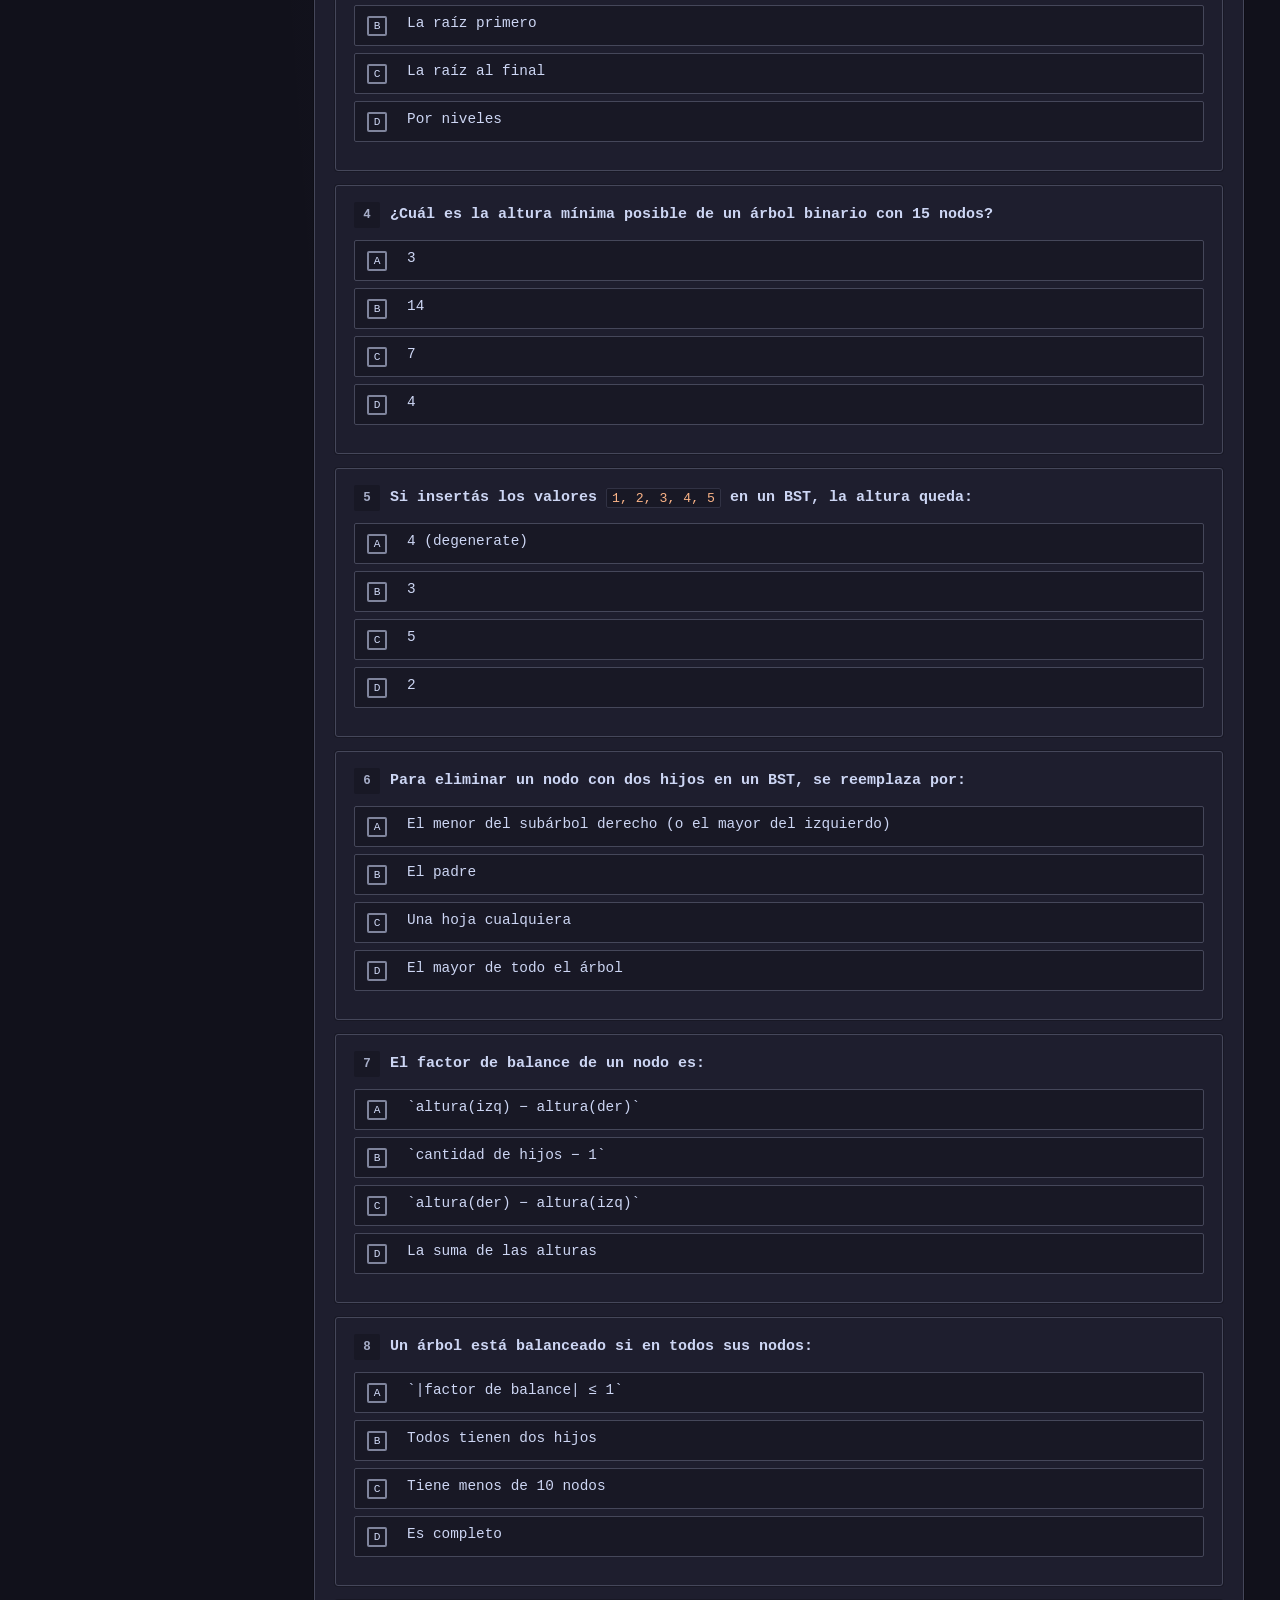
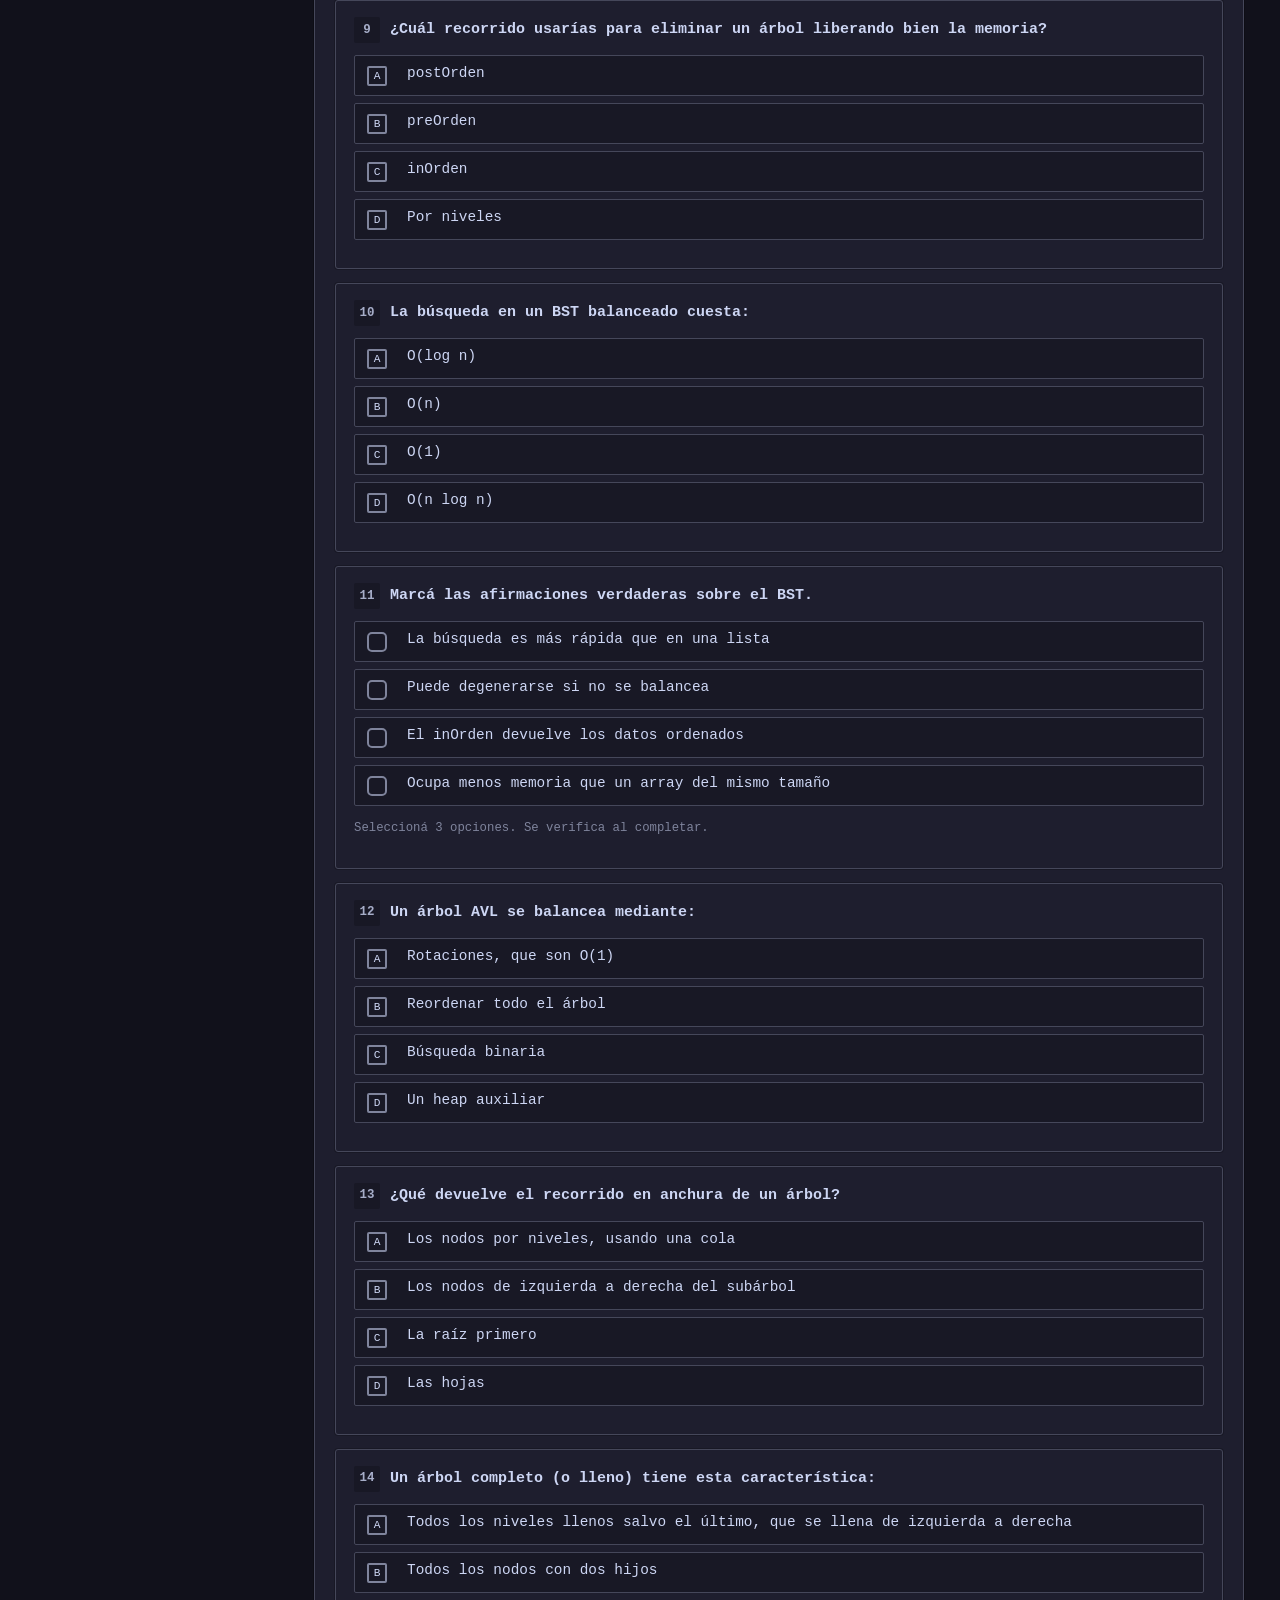
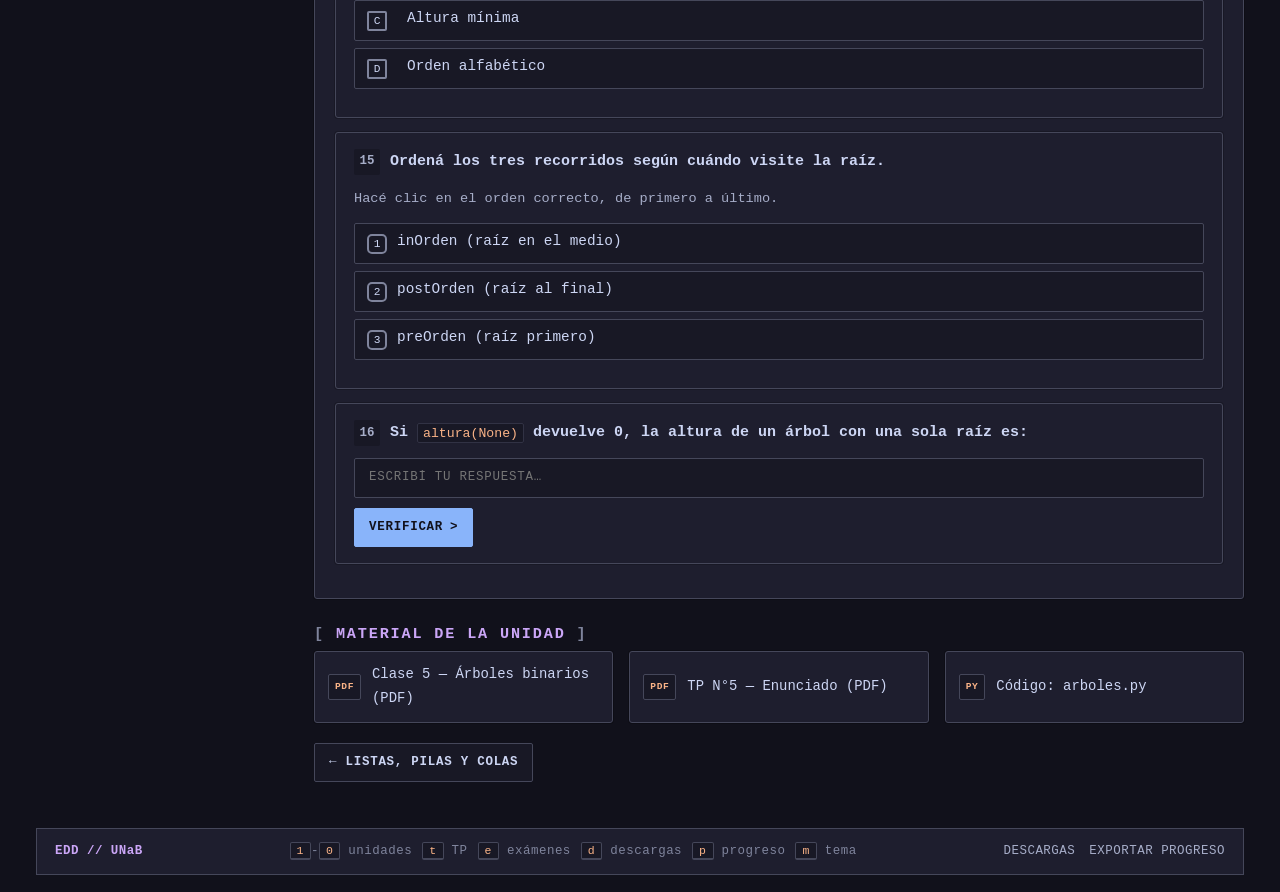
<file: u3/index.html>
<!DOCTYPE html>
<html lang="es" data-root="../">
<head>
  <meta charset="utf-8">
  <meta name="viewport" content="width=device-width, initial-scale=1">
  <title>U3 — Estructuras de Datos</title>
  <meta name="description" content="Unidad 3 del curso de Estructuras de Datos.">
  <link rel="stylesheet" href="../assets/css/main.css">
</head>
<body>
  <main class="wrap"></main>
  <script src="../assets/js/core.js"></script>
  <script src="../assets/js/quiz.js"></script>
  <script src="../assets/js/pyodide.js"></script>
  <script src="../assets/js/viz-linear.js"></script>
  <script src="../assets/js/viz-tree.js"></script>
  <script src="../assets/js/viz-heap.js"></script>
  <script src="../assets/js/viz-graph.js"></script>
  <script src="../assets/js/viz-recursion.js"></script>
  <script src="../assets/js/viz-sorting.js"></script>
  <script src="../assets/data/units.js"></script>
  <script src="../assets/data/quizzes.js"></script>
  <script src="../assets/data/tps.js"></script>
  <script src="../assets/data/exams.js"></script>
  <script src="../assets/js/pages.js"></script>
  <script>
  (function () {
    function boot() { EDD.unitPage('u3'); }
    if (document.readyState === 'loading') document.addEventListener('DOMContentLoaded', boot);
    else boot();
  })();
  </script>
</body>
</html>
</file>
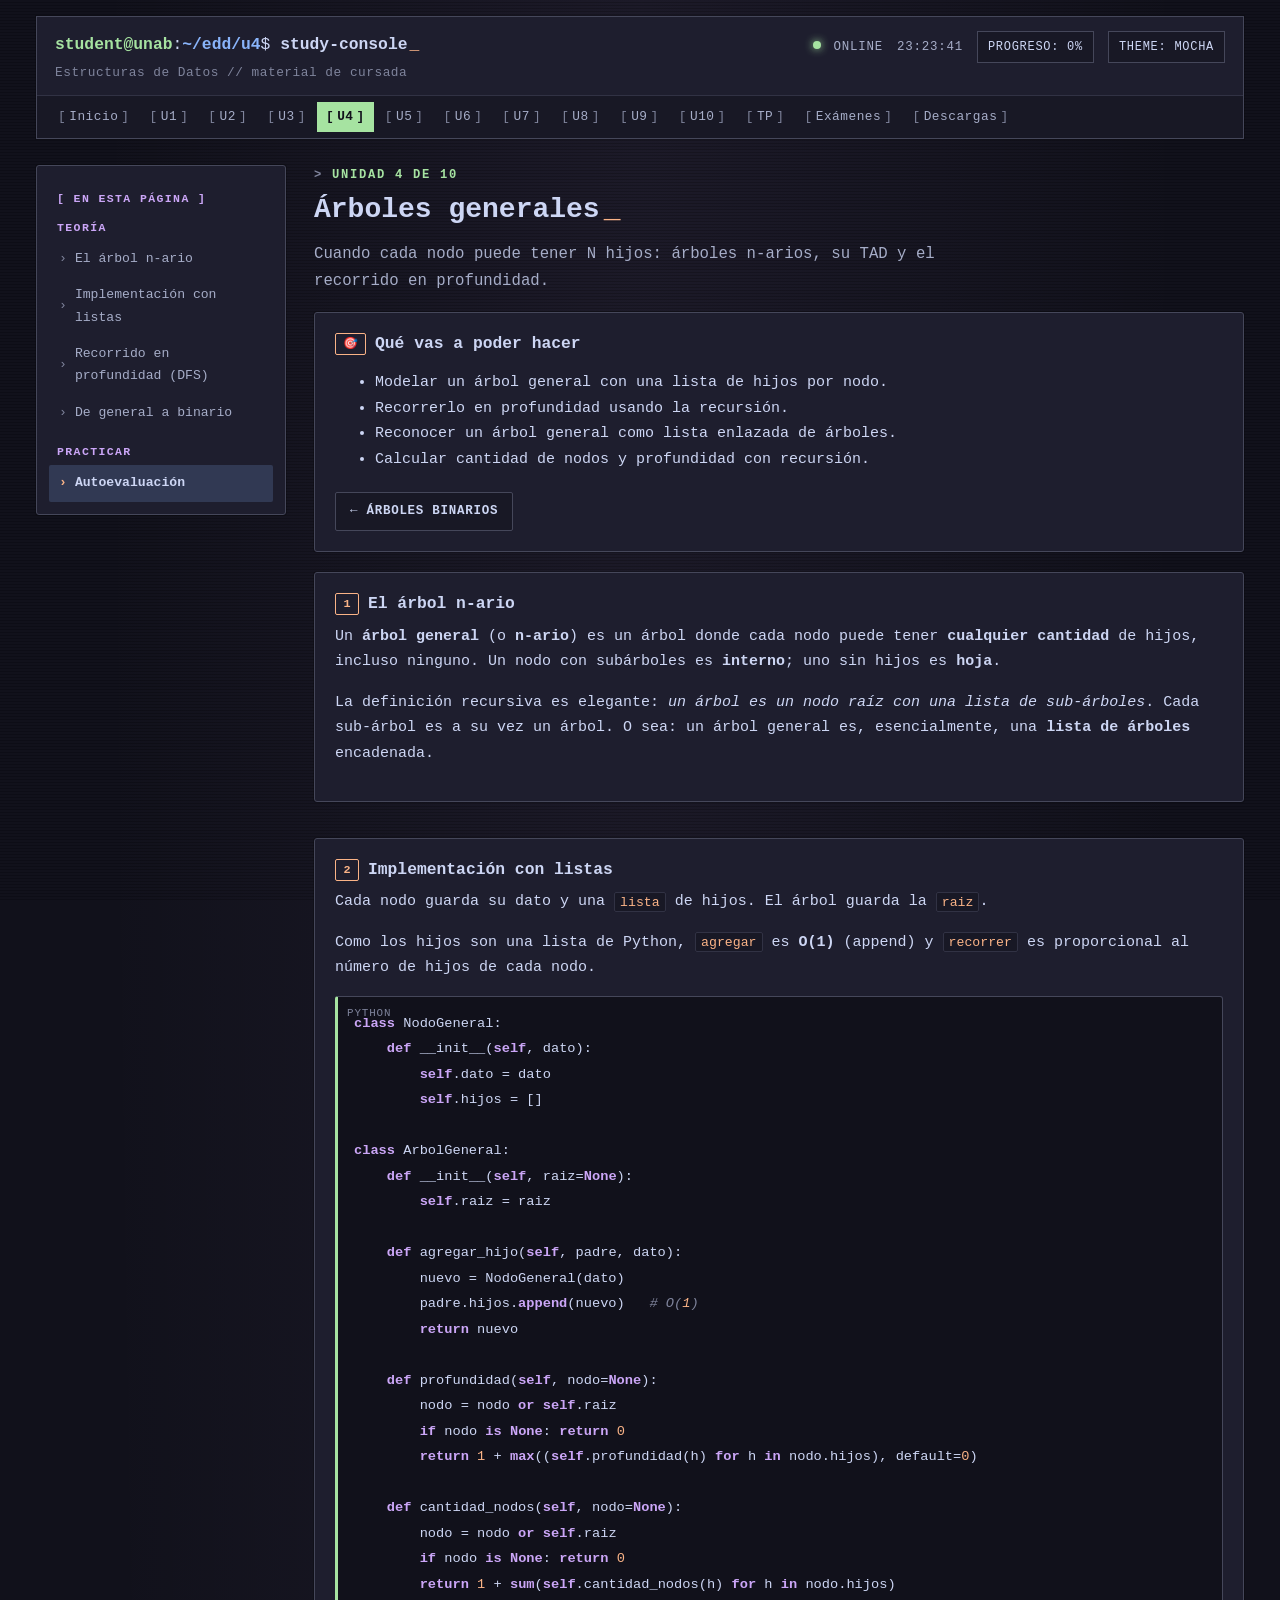
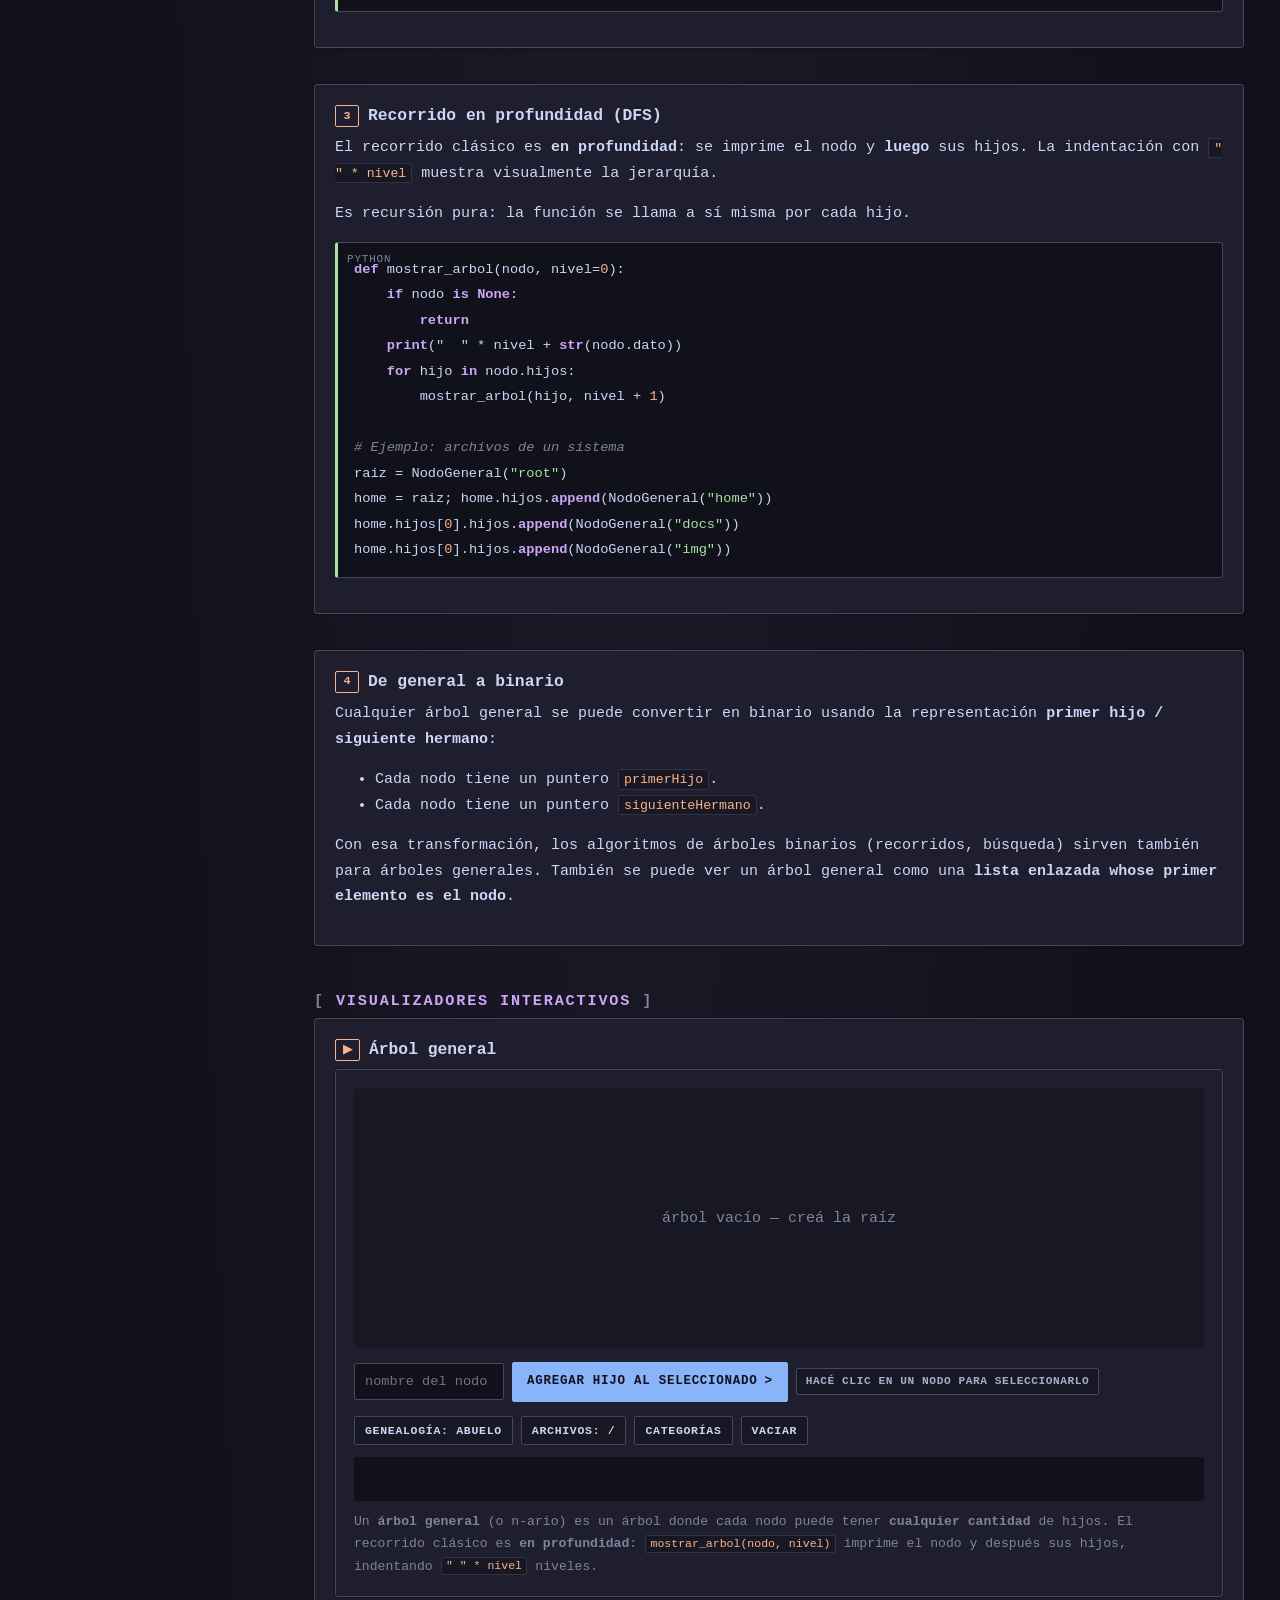
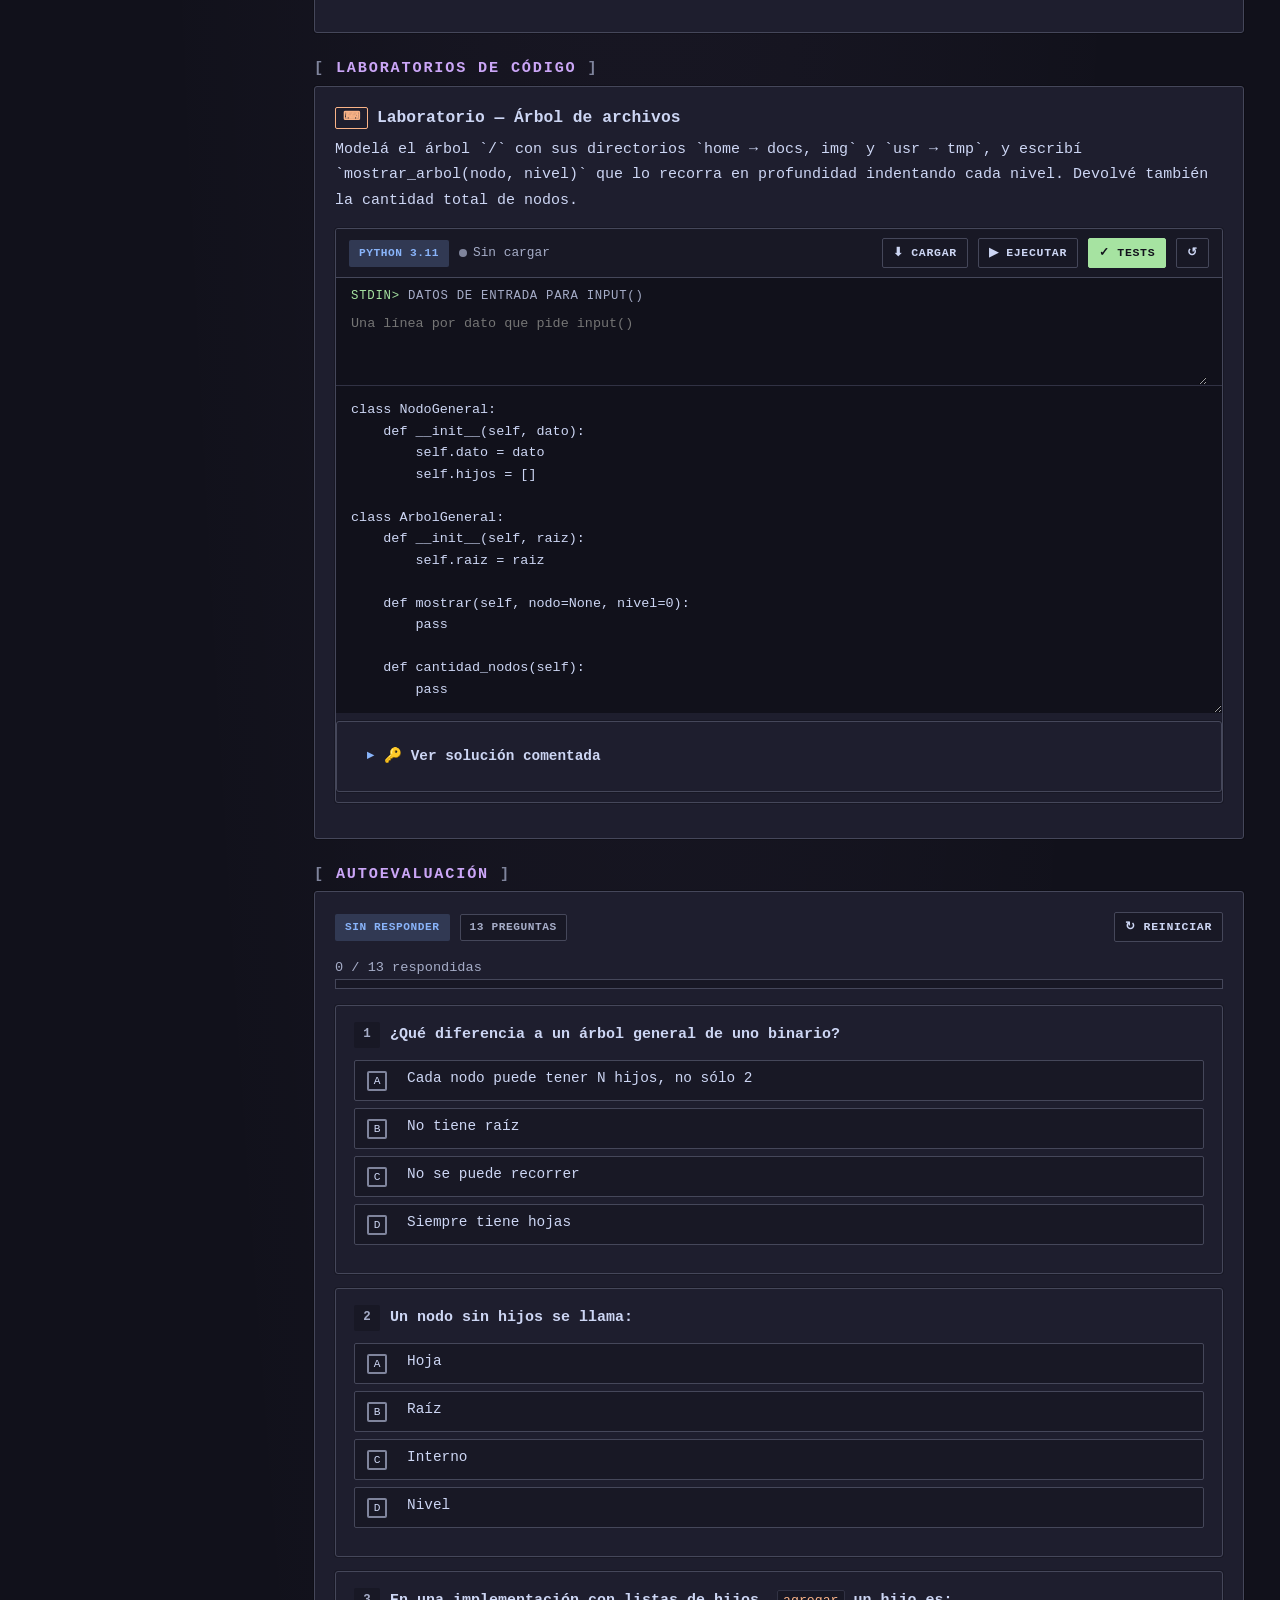
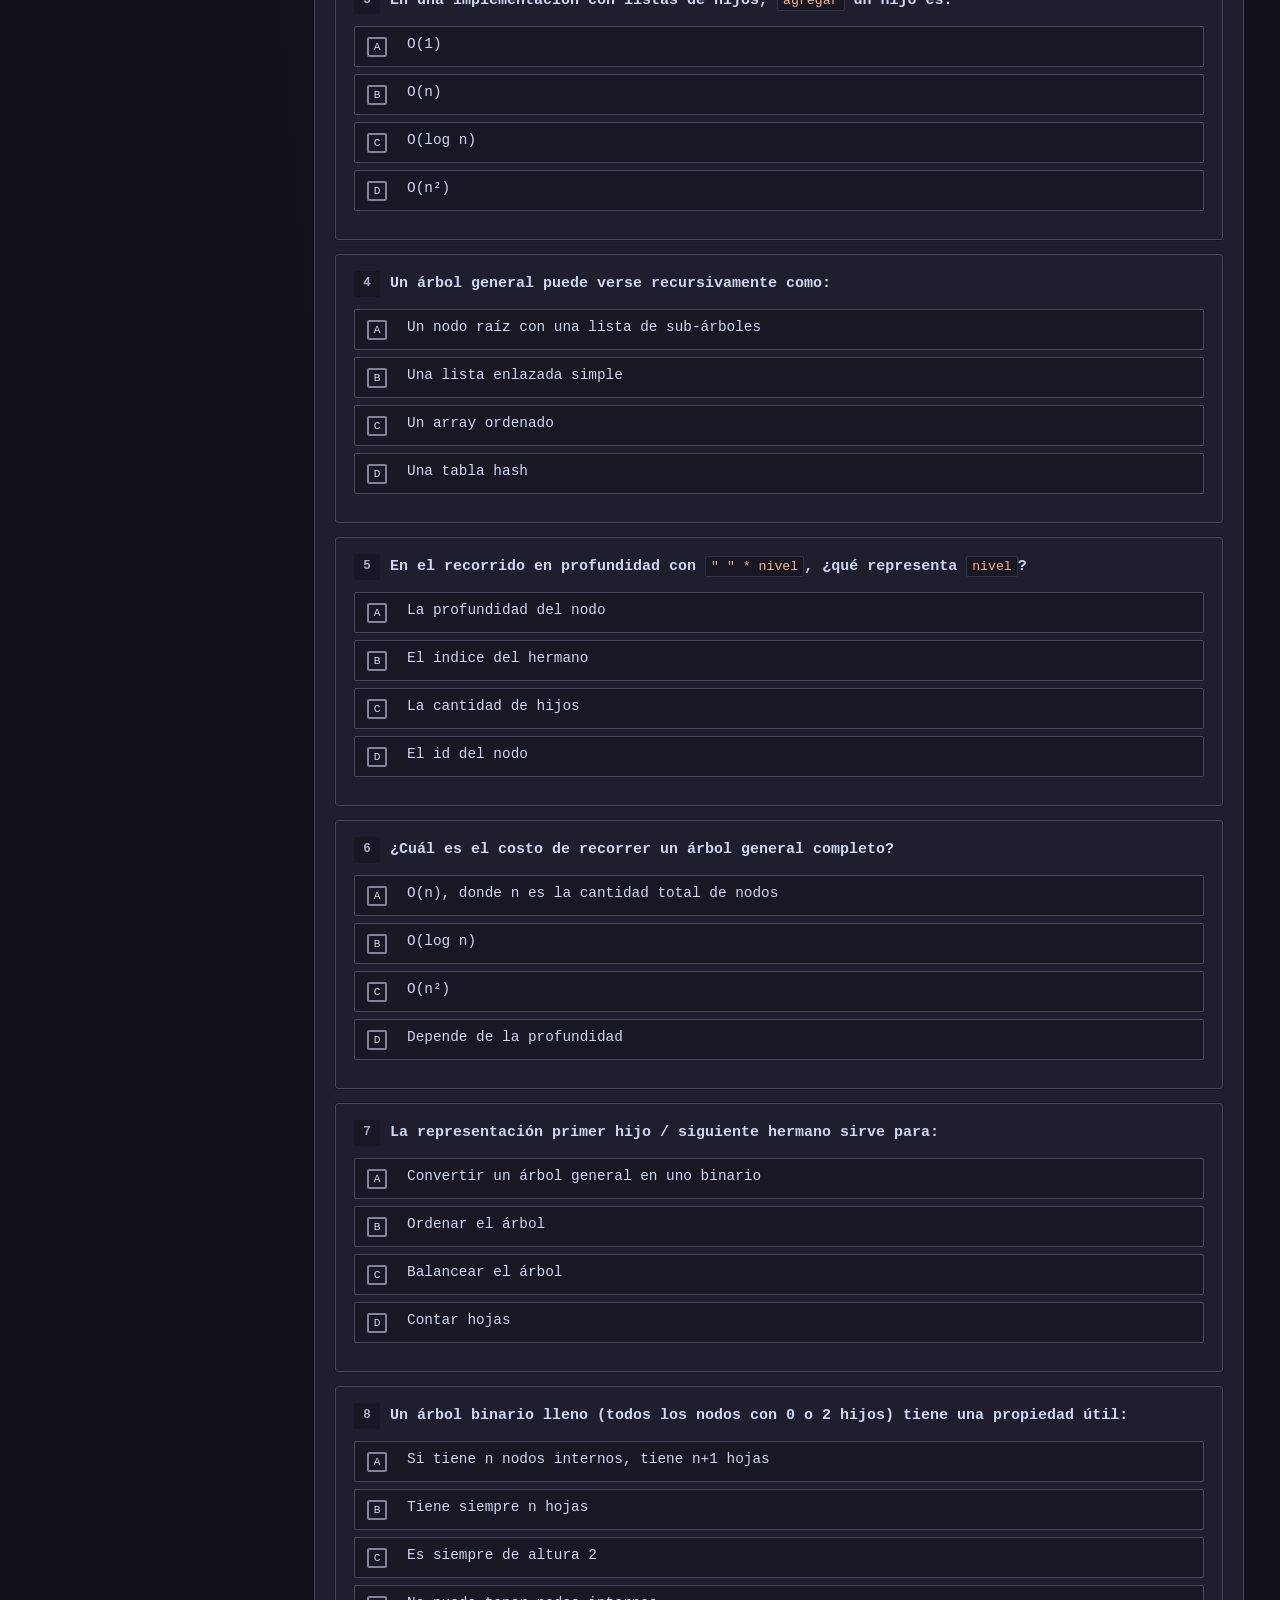
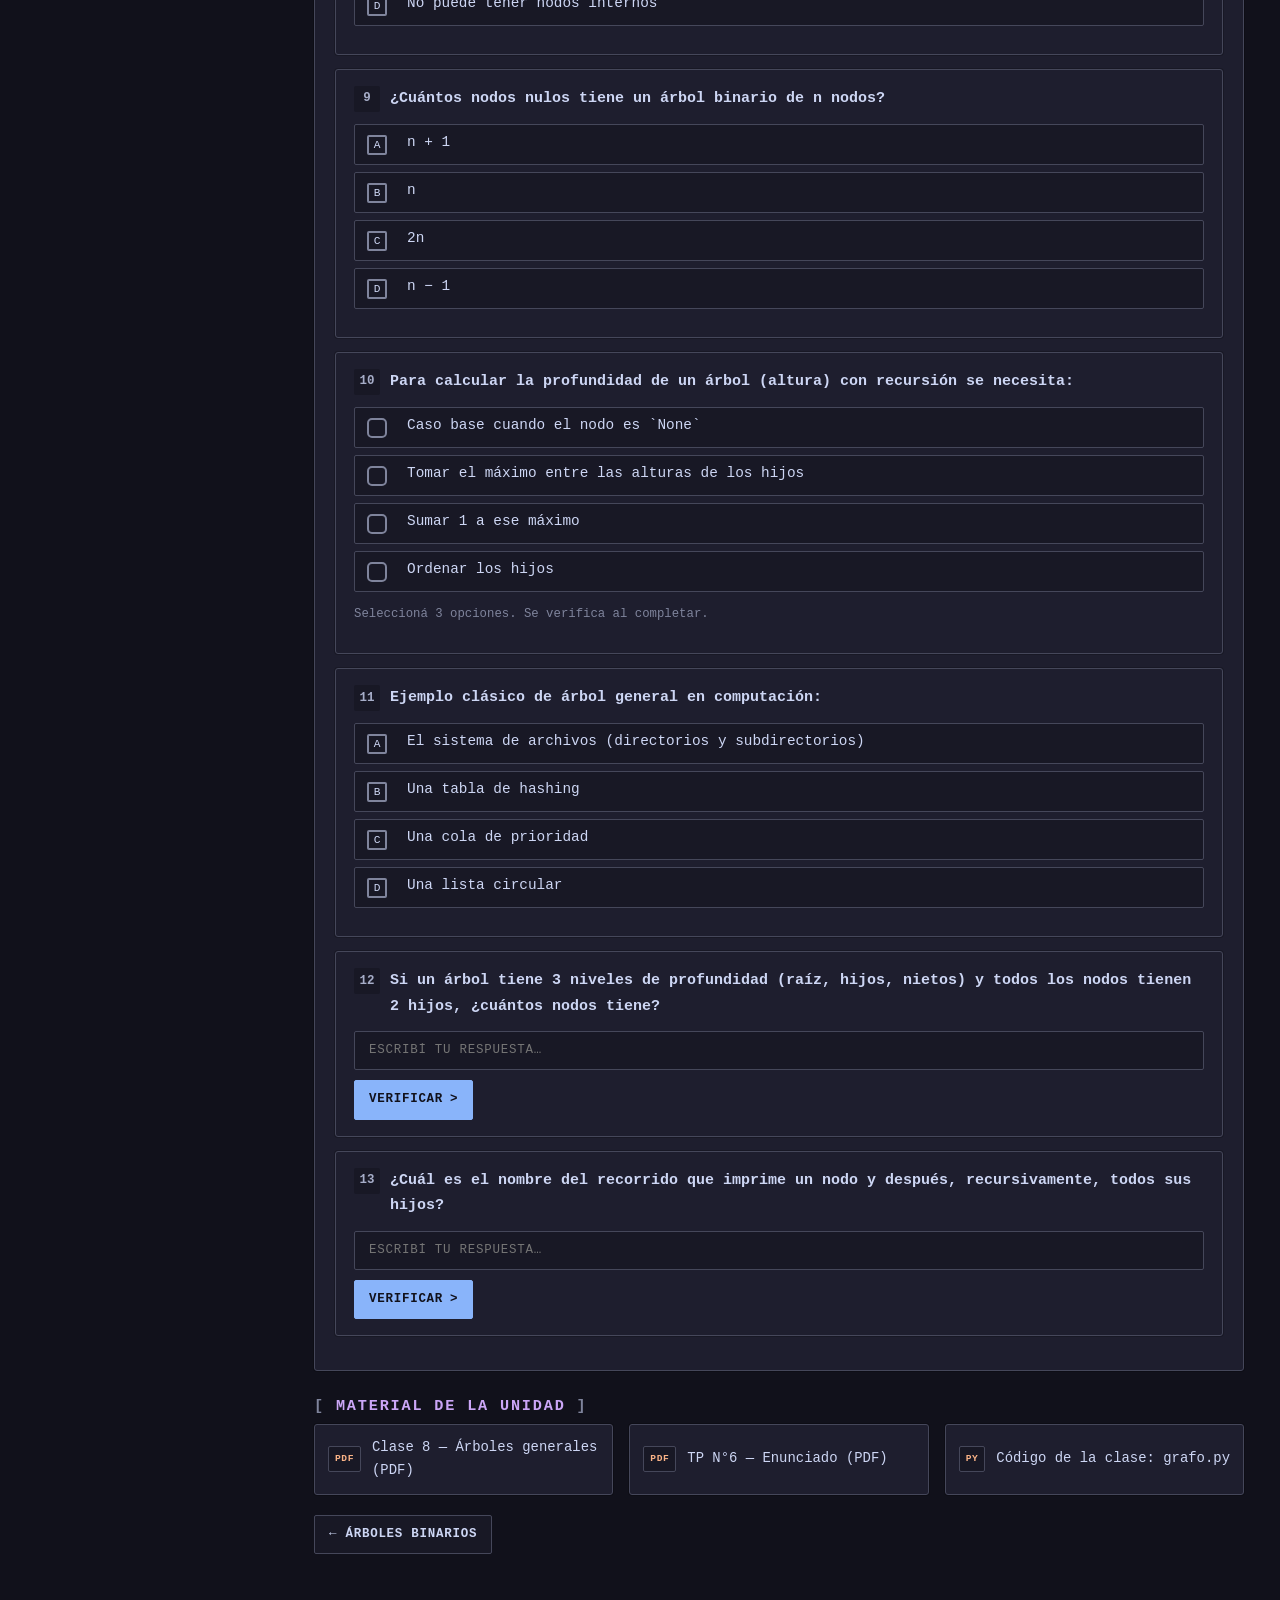
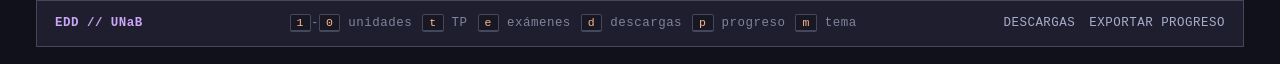
<file: u4/index.html>
<!DOCTYPE html>
<html lang="es" data-root="../">
<head>
  <meta charset="utf-8">
  <meta name="viewport" content="width=device-width, initial-scale=1">
  <title>U4 — Estructuras de Datos</title>
  <meta name="description" content="Unidad 4 del curso de Estructuras de Datos.">
  <link rel="stylesheet" href="../assets/css/main.css">
</head>
<body>
  <main class="wrap"></main>
  <script src="../assets/js/core.js"></script>
  <script src="../assets/js/quiz.js"></script>
  <script src="../assets/js/pyodide.js"></script>
  <script src="../assets/js/viz-linear.js"></script>
  <script src="../assets/js/viz-tree.js"></script>
  <script src="../assets/js/viz-heap.js"></script>
  <script src="../assets/js/viz-graph.js"></script>
  <script src="../assets/js/viz-recursion.js"></script>
  <script src="../assets/js/viz-sorting.js"></script>
  <script src="../assets/data/units.js"></script>
  <script src="../assets/data/quizzes.js"></script>
  <script src="../assets/data/tps.js"></script>
  <script src="../assets/data/exams.js"></script>
  <script src="../assets/js/pages.js"></script>
  <script>
  (function () {
    function boot() { EDD.unitPage('u4'); }
    if (document.readyState === 'loading') document.addEventListener('DOMContentLoaded', boot);
    else boot();
  })();
  </script>
</body>
</html>
</file>
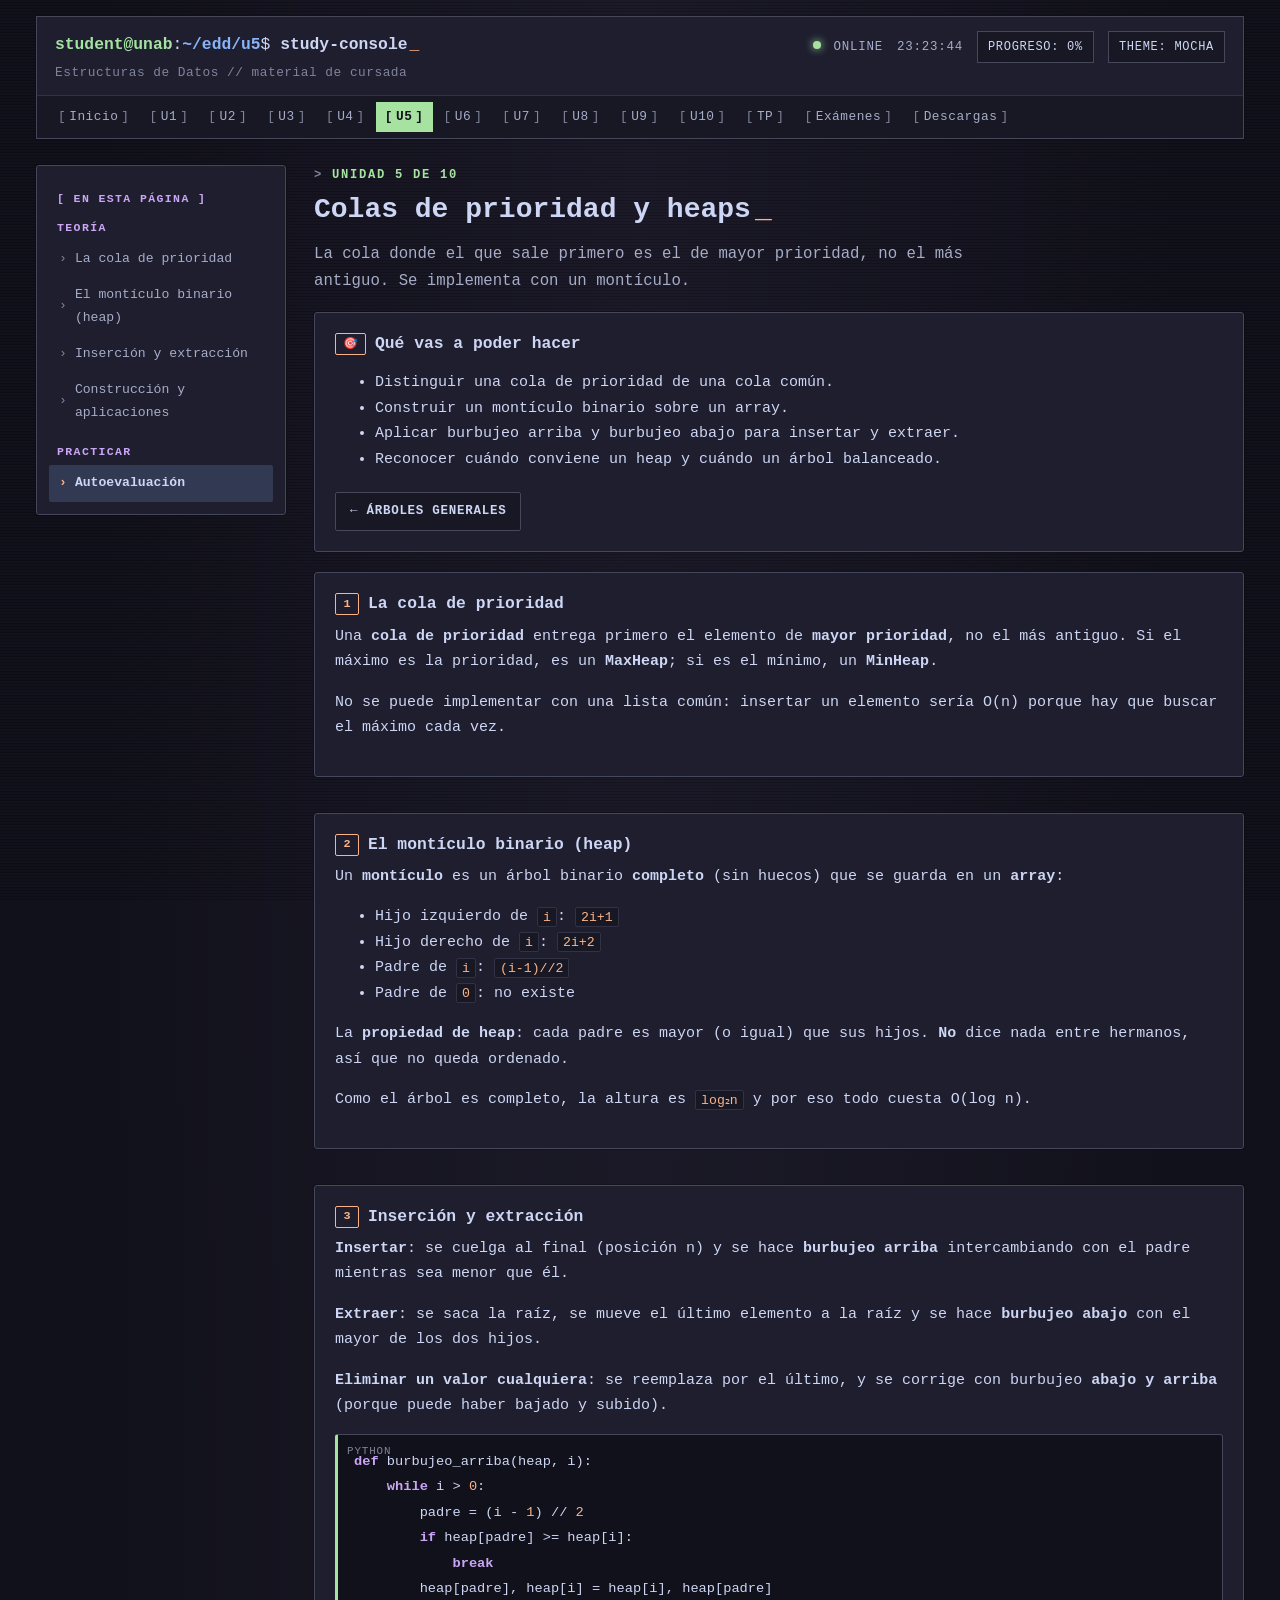
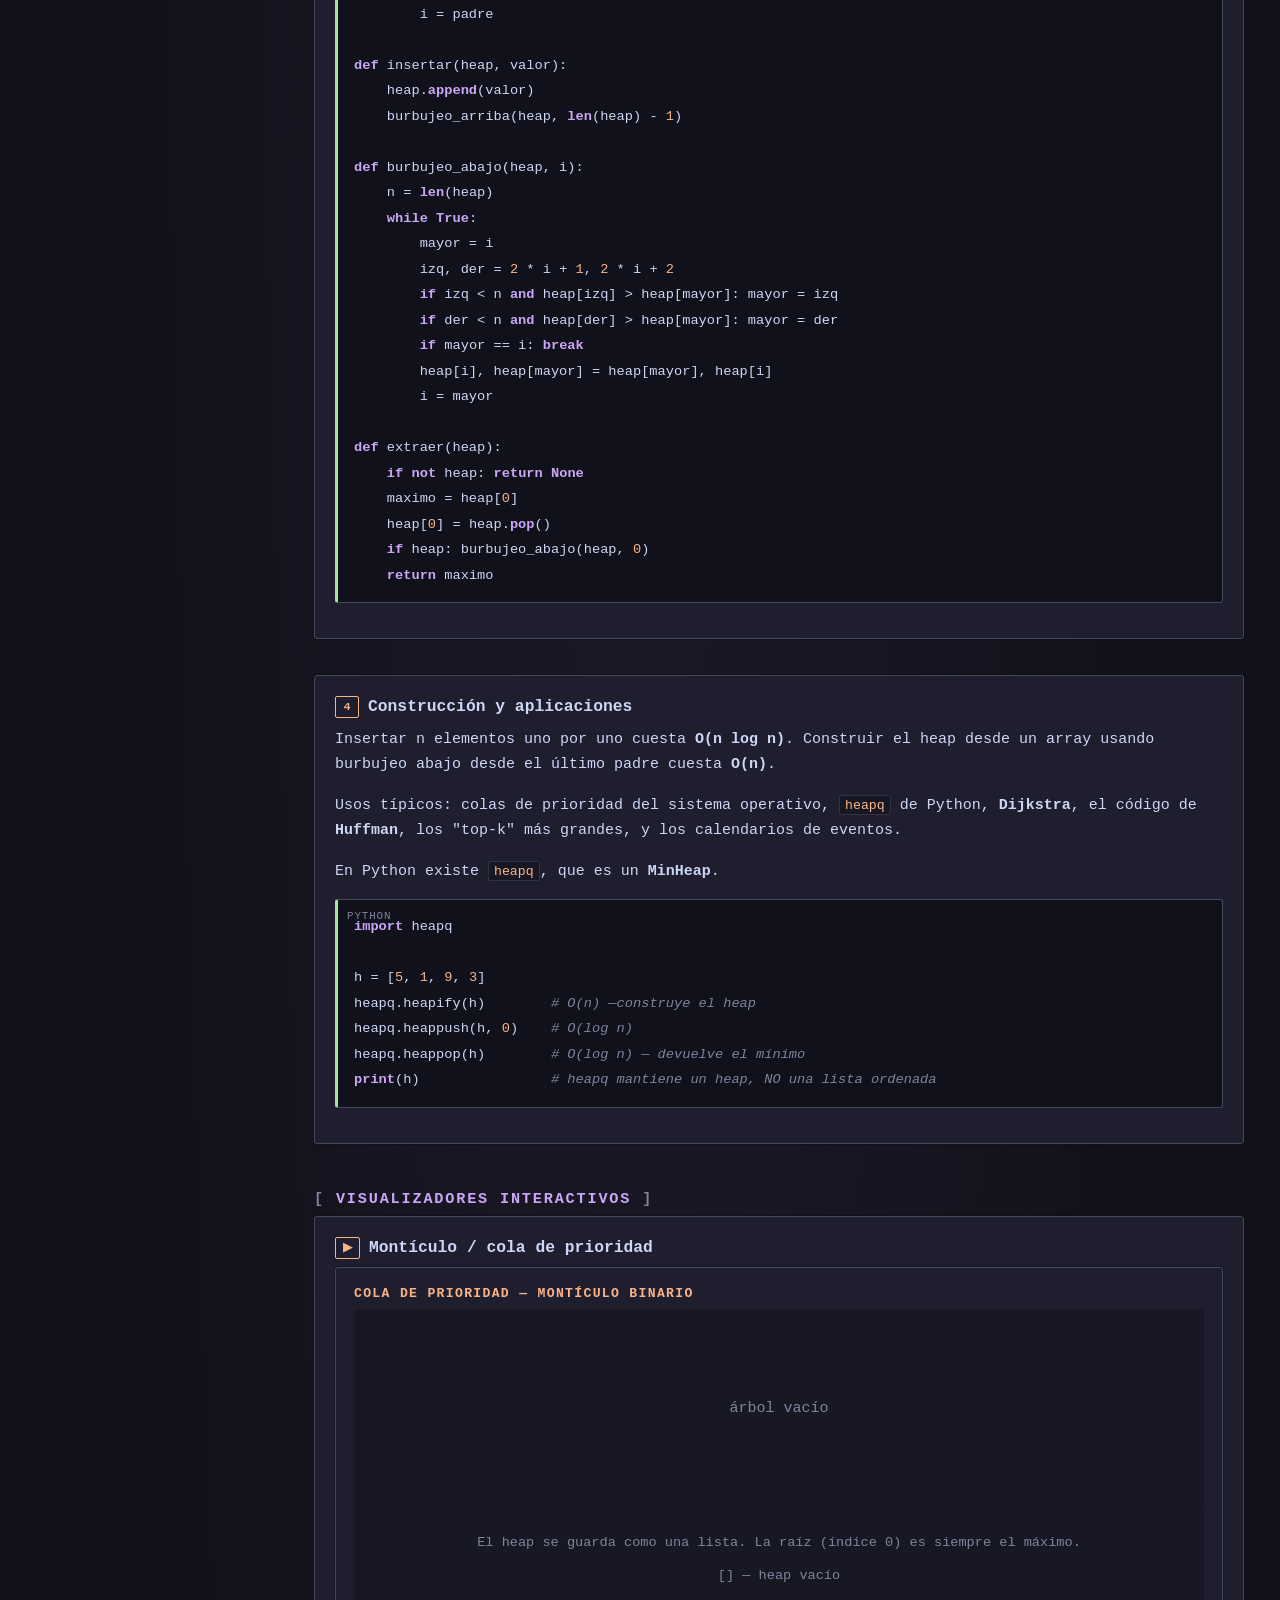
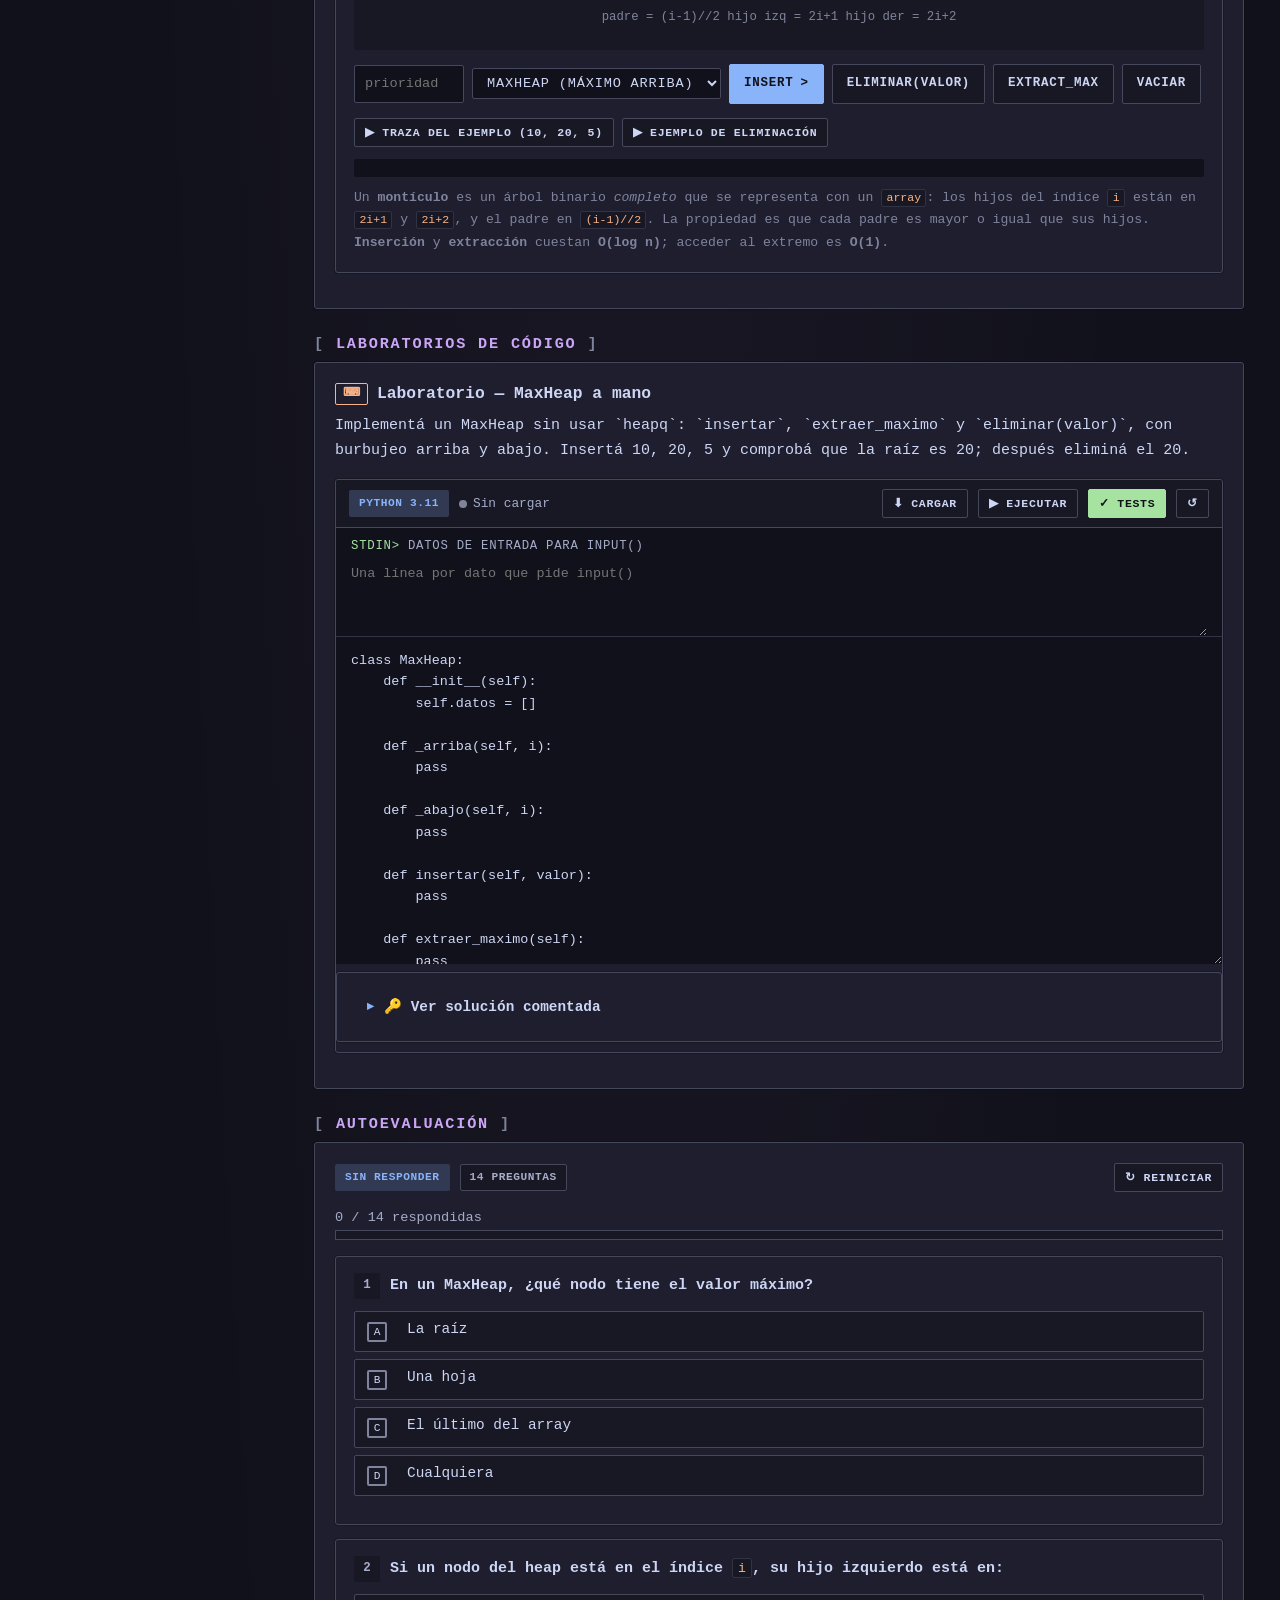
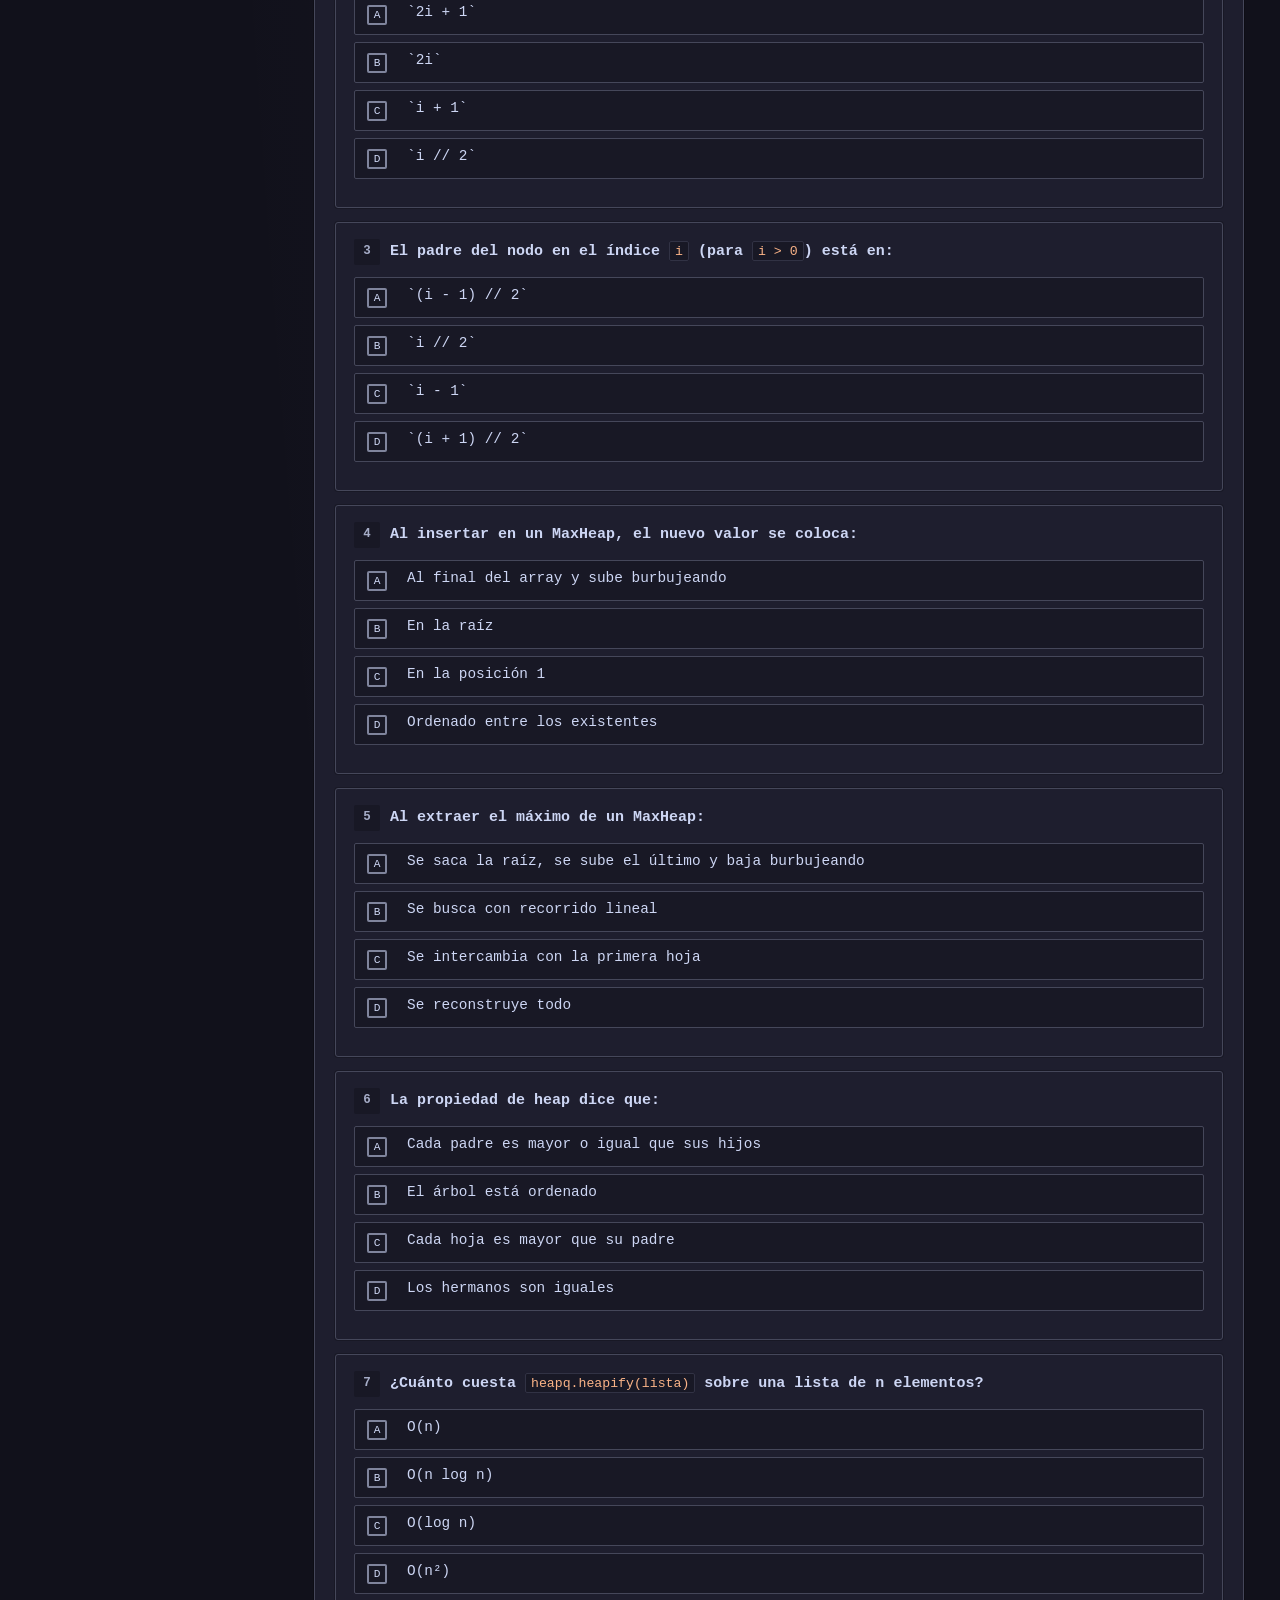
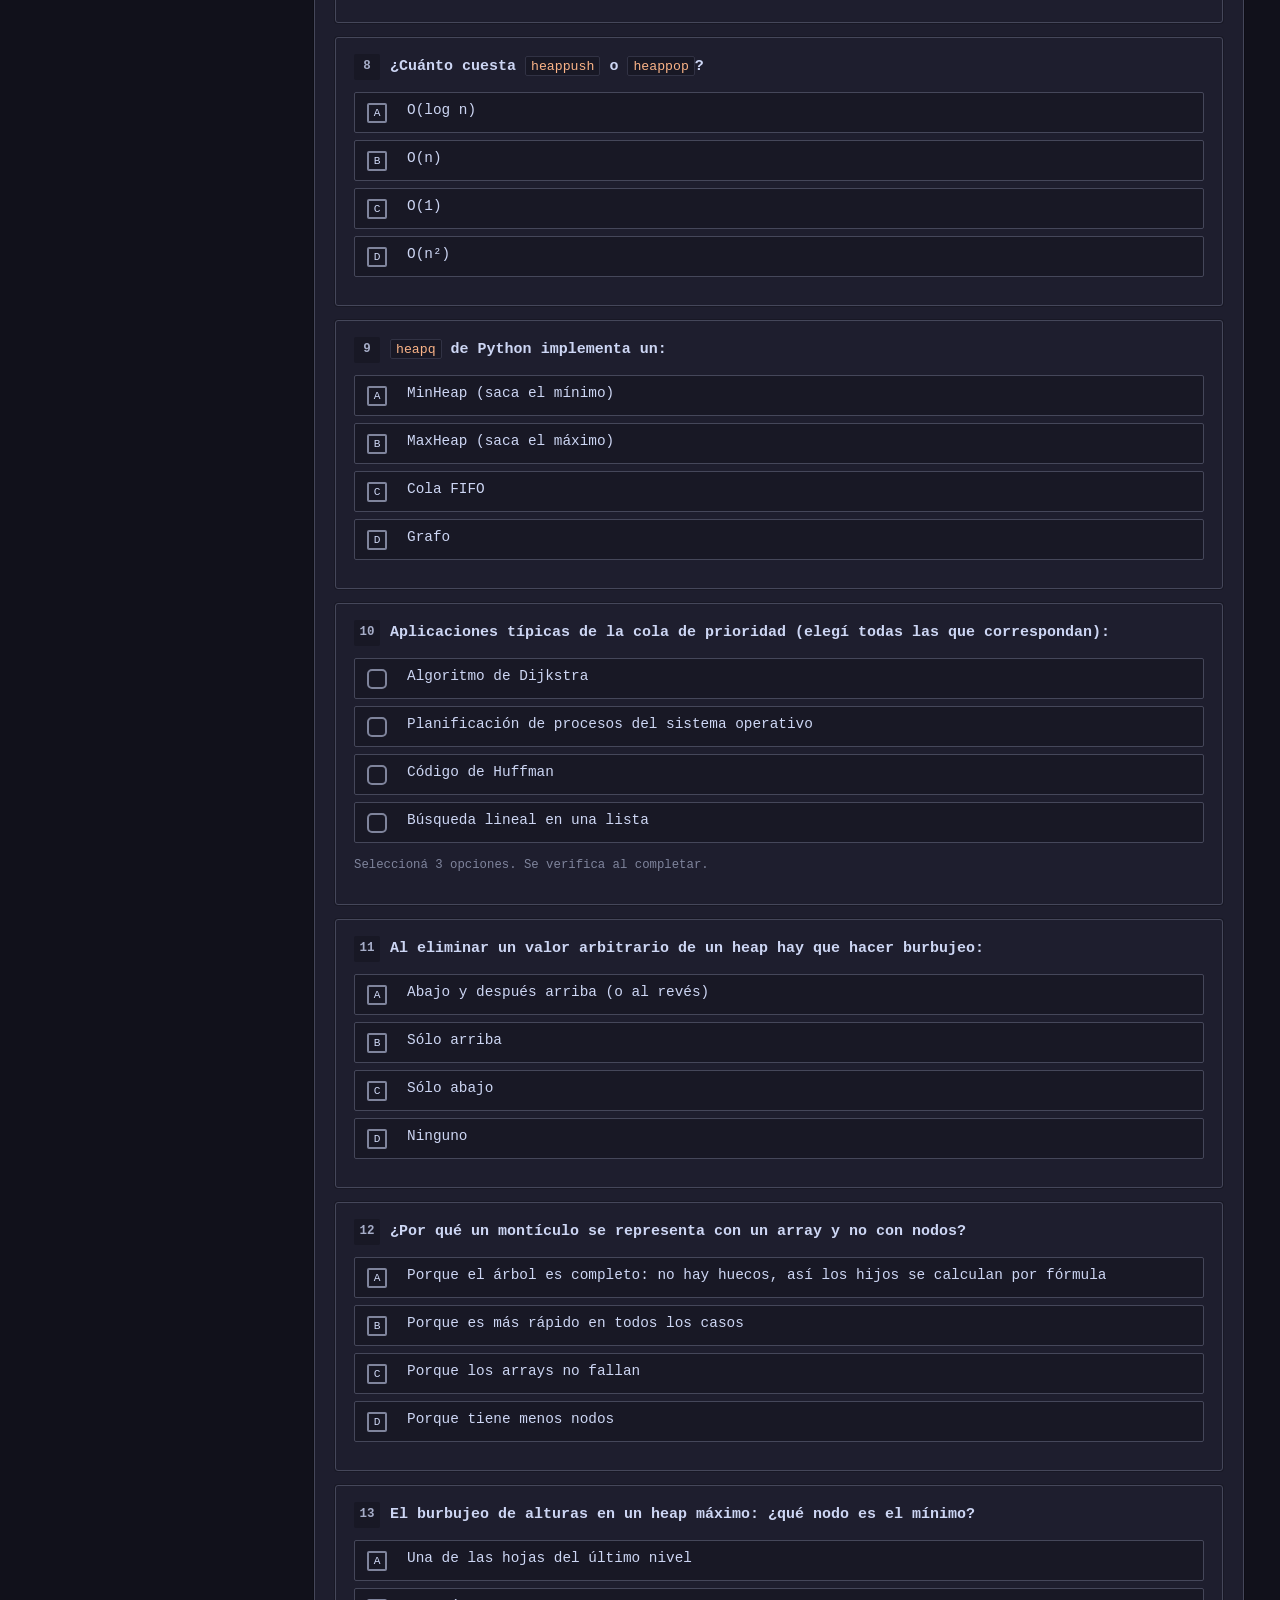
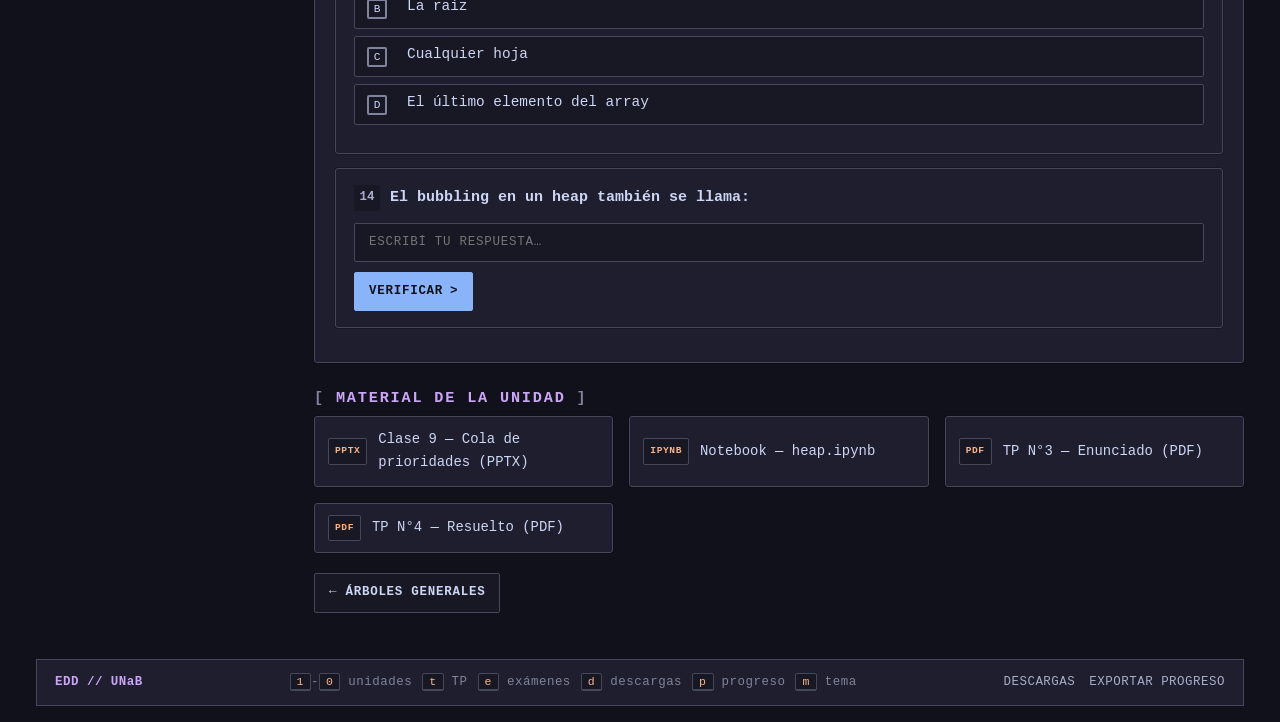
<file: u5/index.html>
<!DOCTYPE html>
<html lang="es" data-root="../">
<head>
  <meta charset="utf-8">
  <meta name="viewport" content="width=device-width, initial-scale=1">
  <title>U5 — Estructuras de Datos</title>
  <meta name="description" content="Unidad 5 del curso de Estructuras de Datos.">
  <link rel="stylesheet" href="../assets/css/main.css">
</head>
<body>
  <main class="wrap"></main>
  <script src="../assets/js/core.js"></script>
  <script src="../assets/js/quiz.js"></script>
  <script src="../assets/js/pyodide.js"></script>
  <script src="../assets/js/viz-linear.js"></script>
  <script src="../assets/js/viz-tree.js"></script>
  <script src="../assets/js/viz-heap.js"></script>
  <script src="../assets/js/viz-graph.js"></script>
  <script src="../assets/js/viz-recursion.js"></script>
  <script src="../assets/js/viz-sorting.js"></script>
  <script src="../assets/data/units.js"></script>
  <script src="../assets/data/quizzes.js"></script>
  <script src="../assets/data/tps.js"></script>
  <script src="../assets/data/exams.js"></script>
  <script src="../assets/js/pages.js"></script>
  <script>
  (function () {
    function boot() { EDD.unitPage('u5'); }
    if (document.readyState === 'loading') document.addEventListener('DOMContentLoaded', boot);
    else boot();
  })();
  </script>
</body>
</html>
</file>
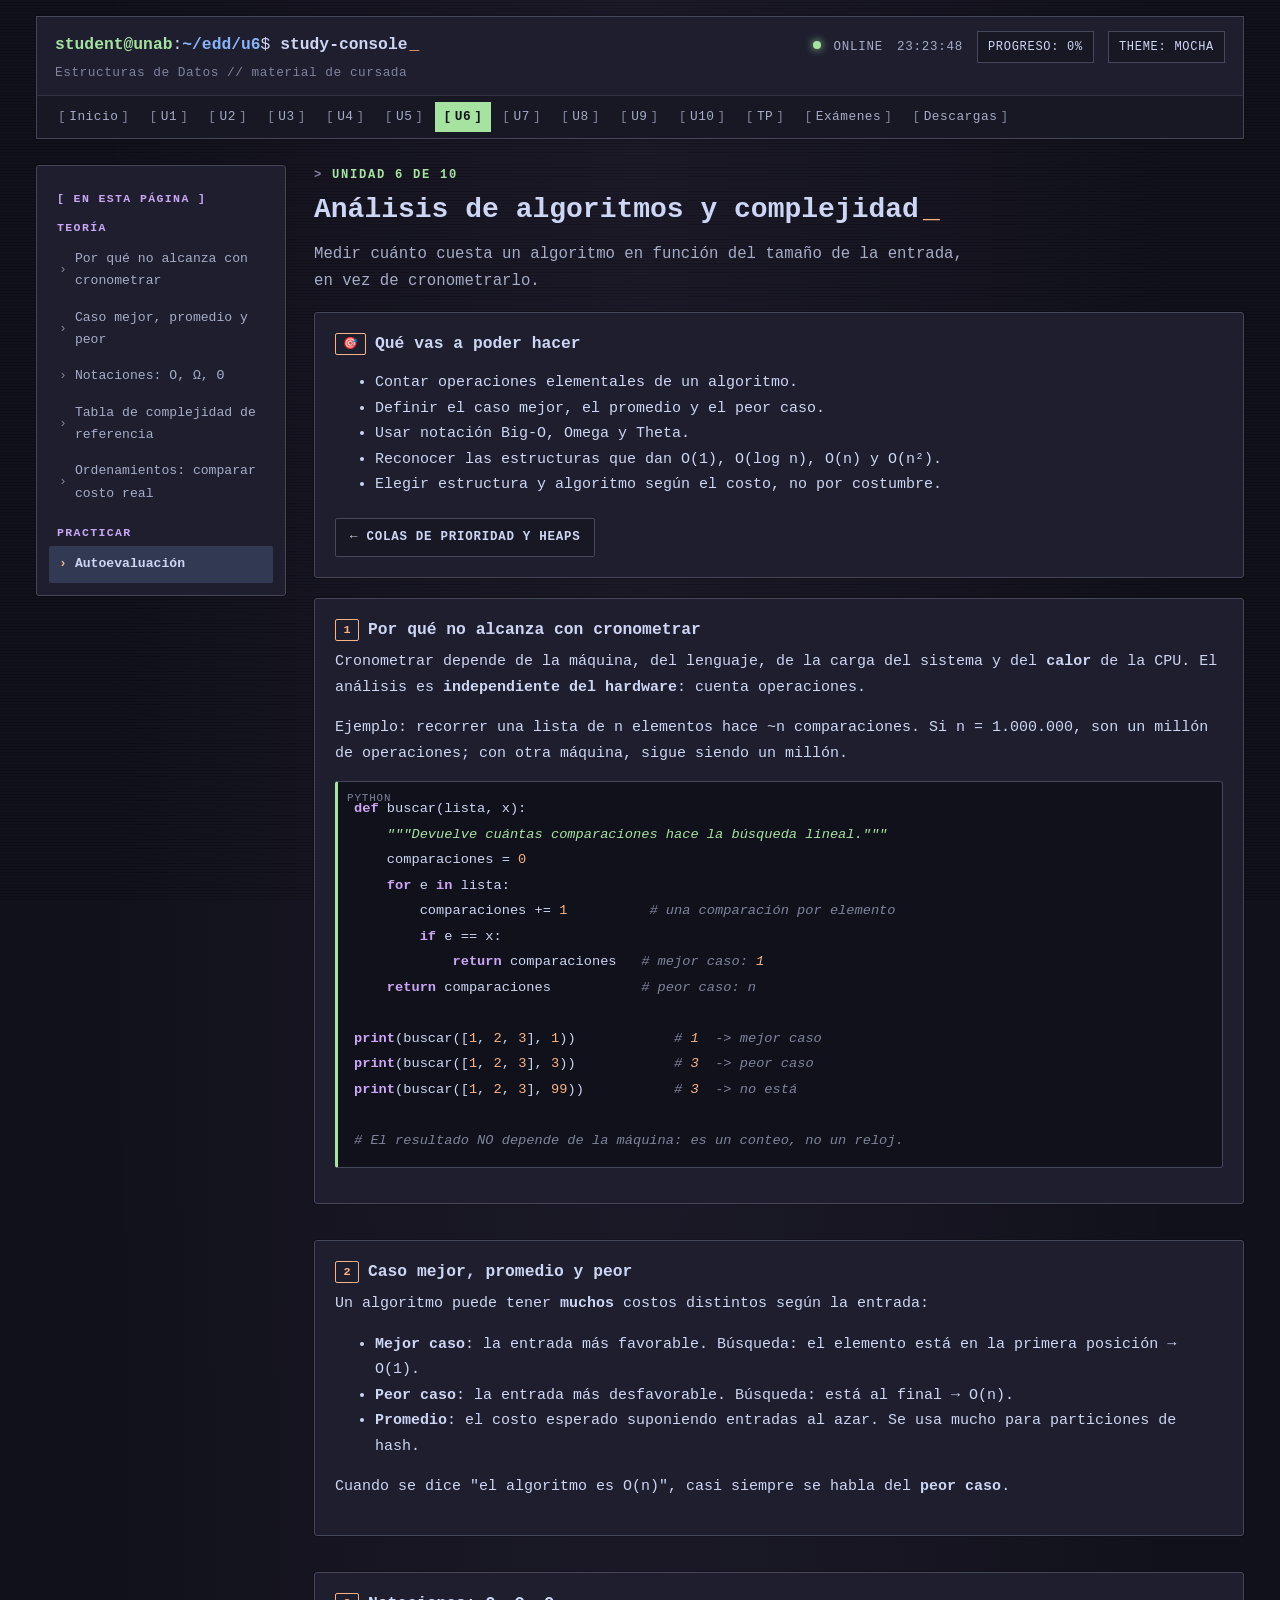
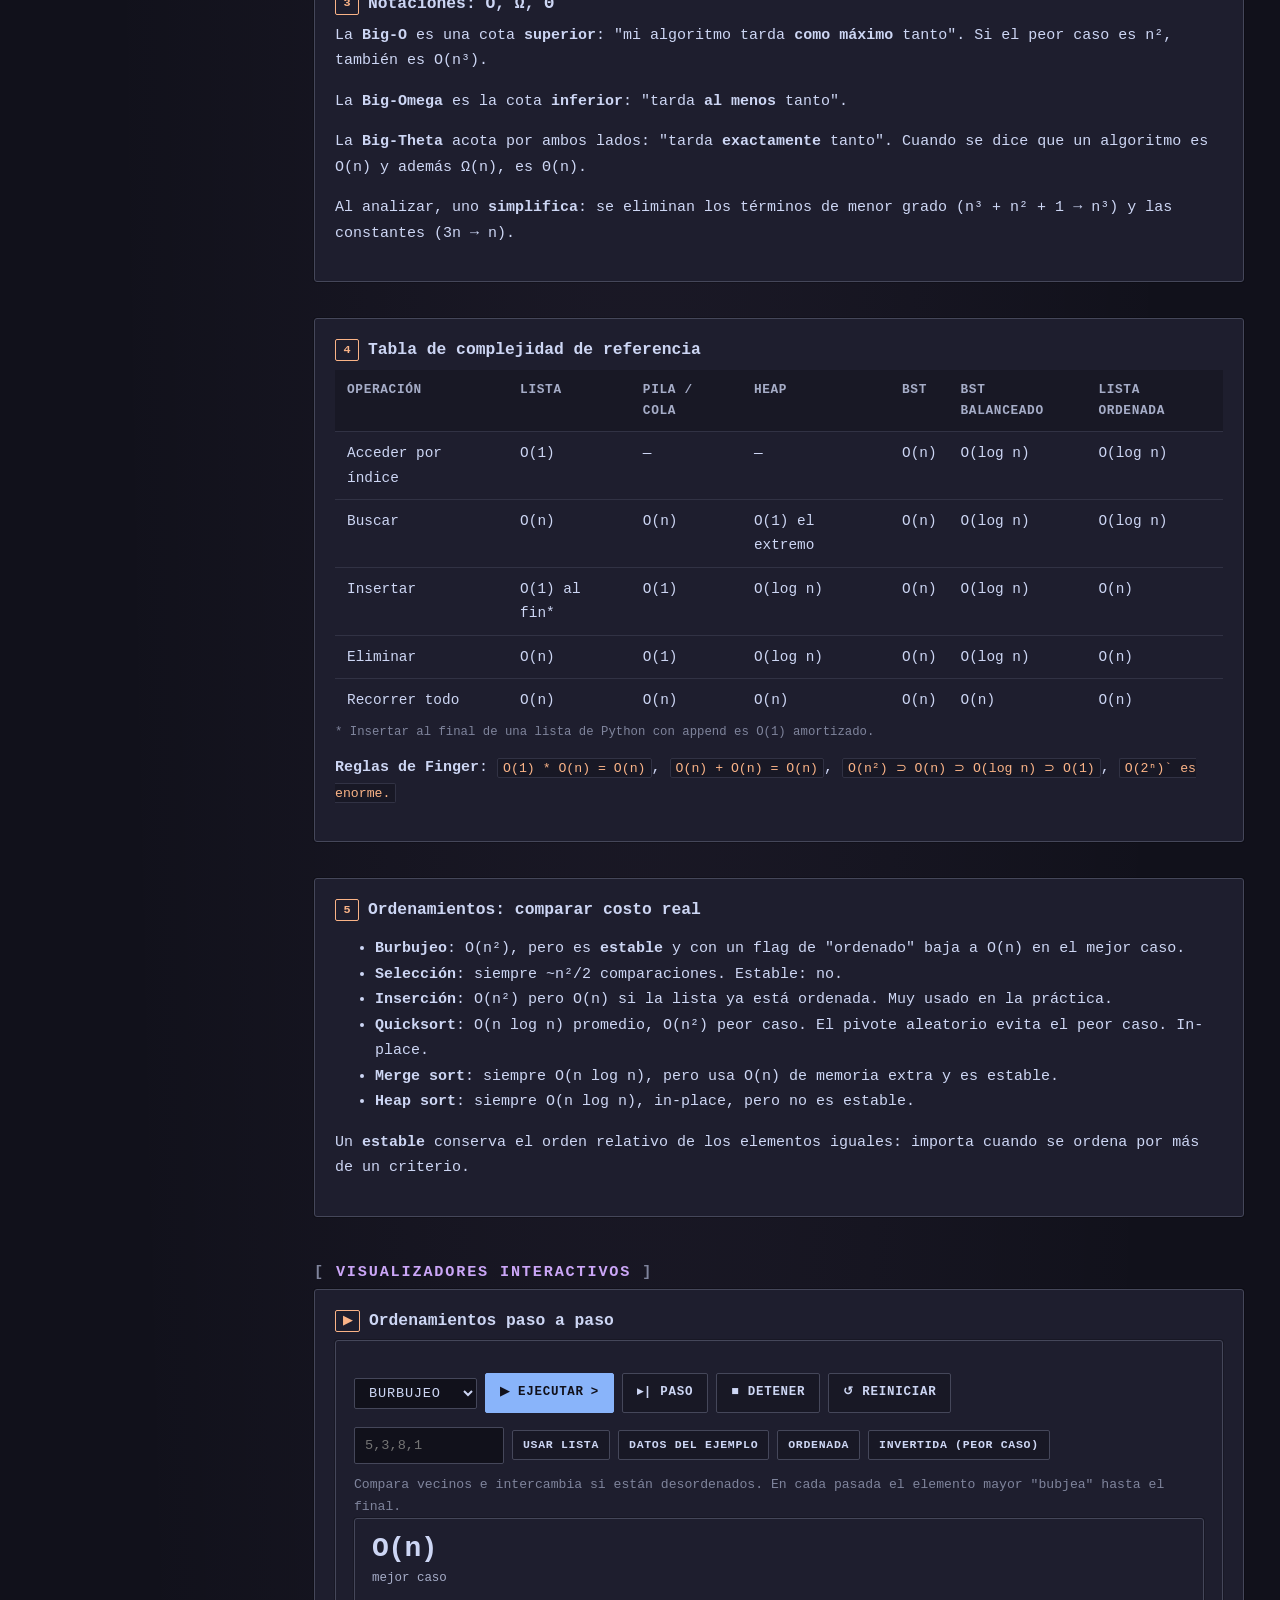
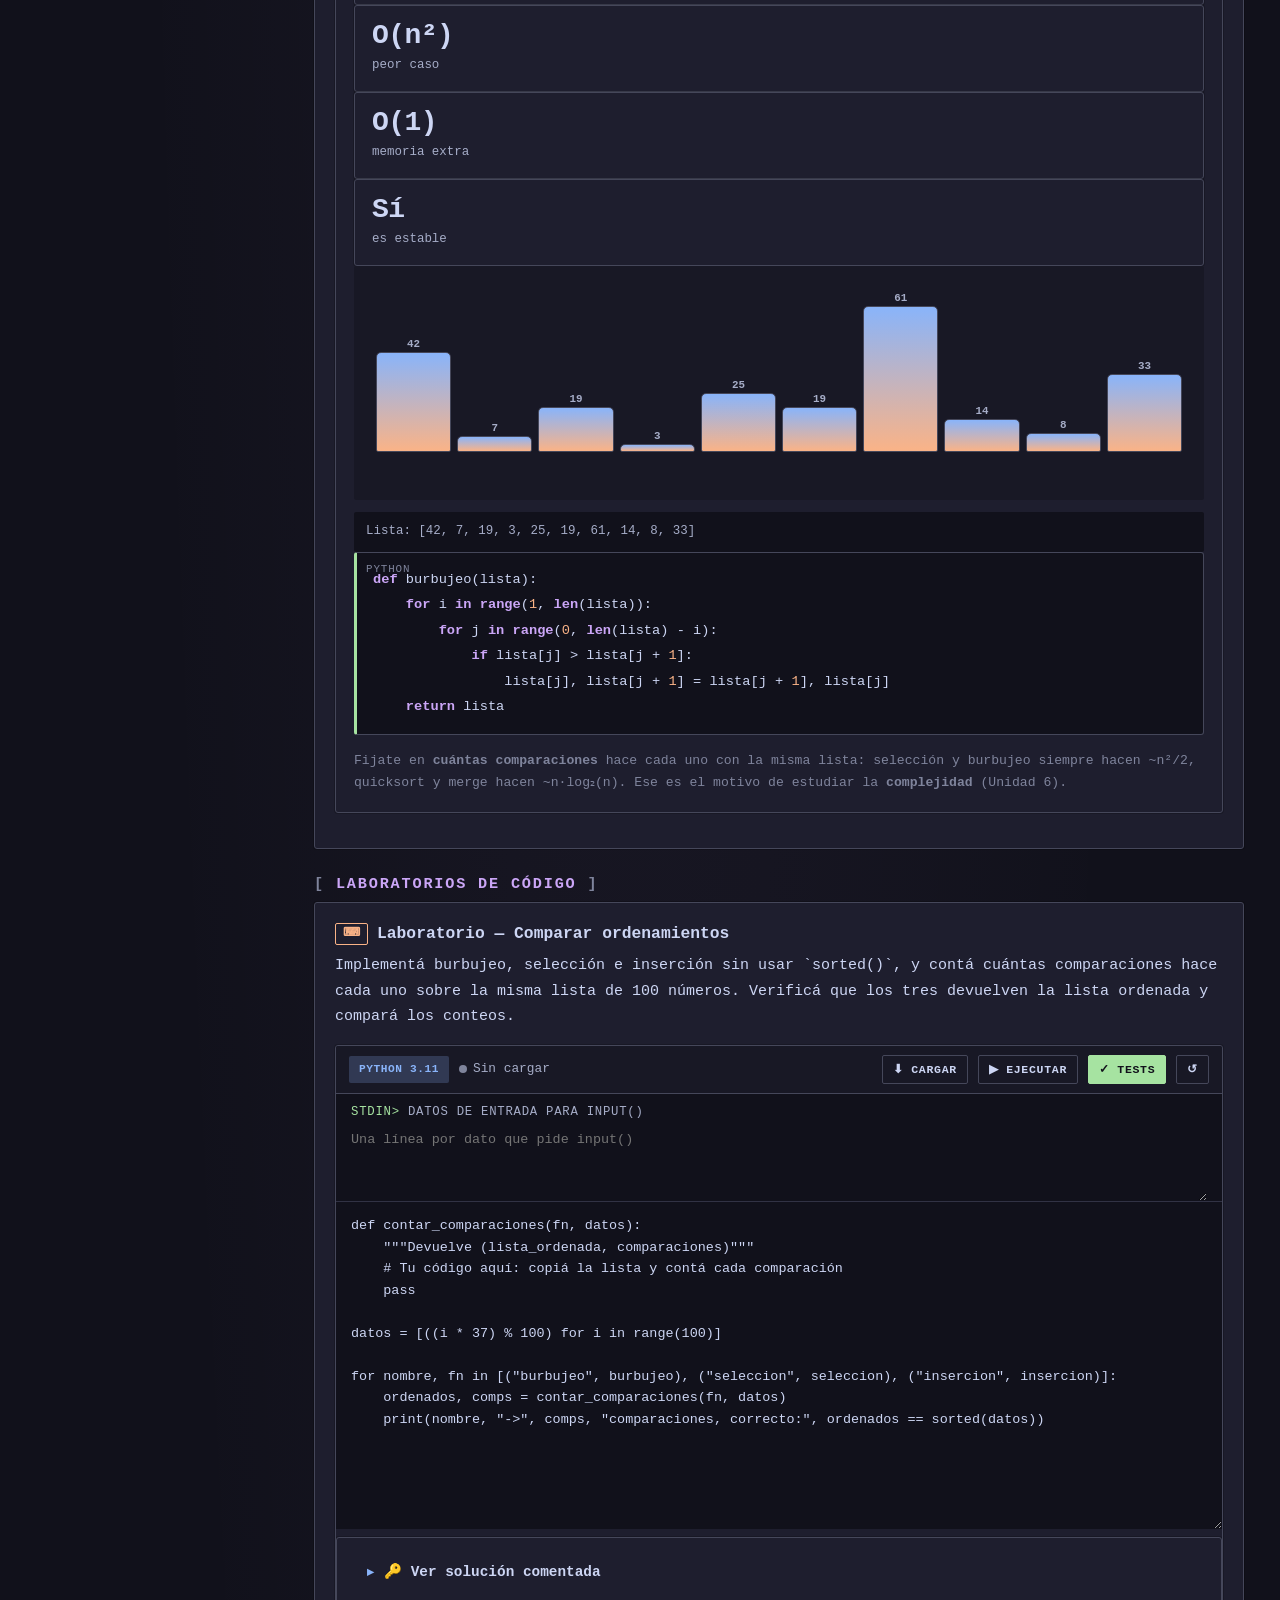
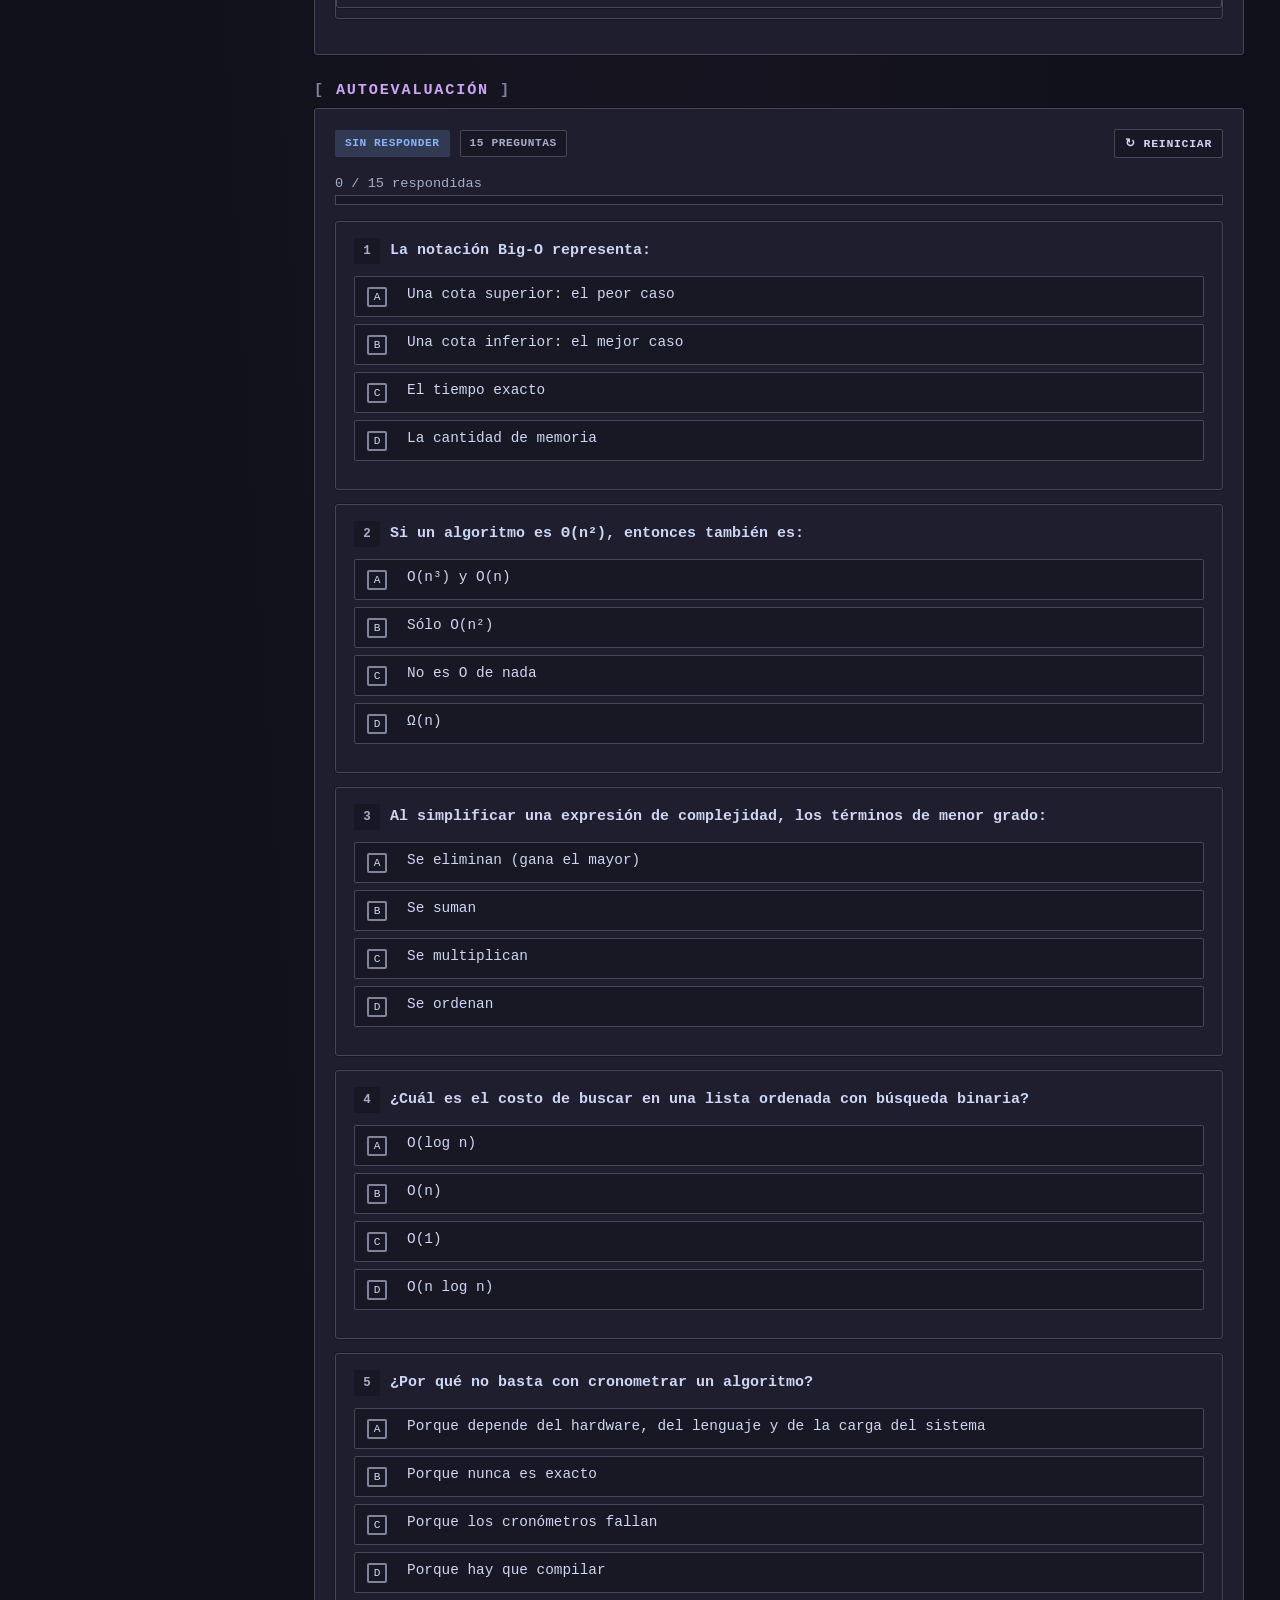
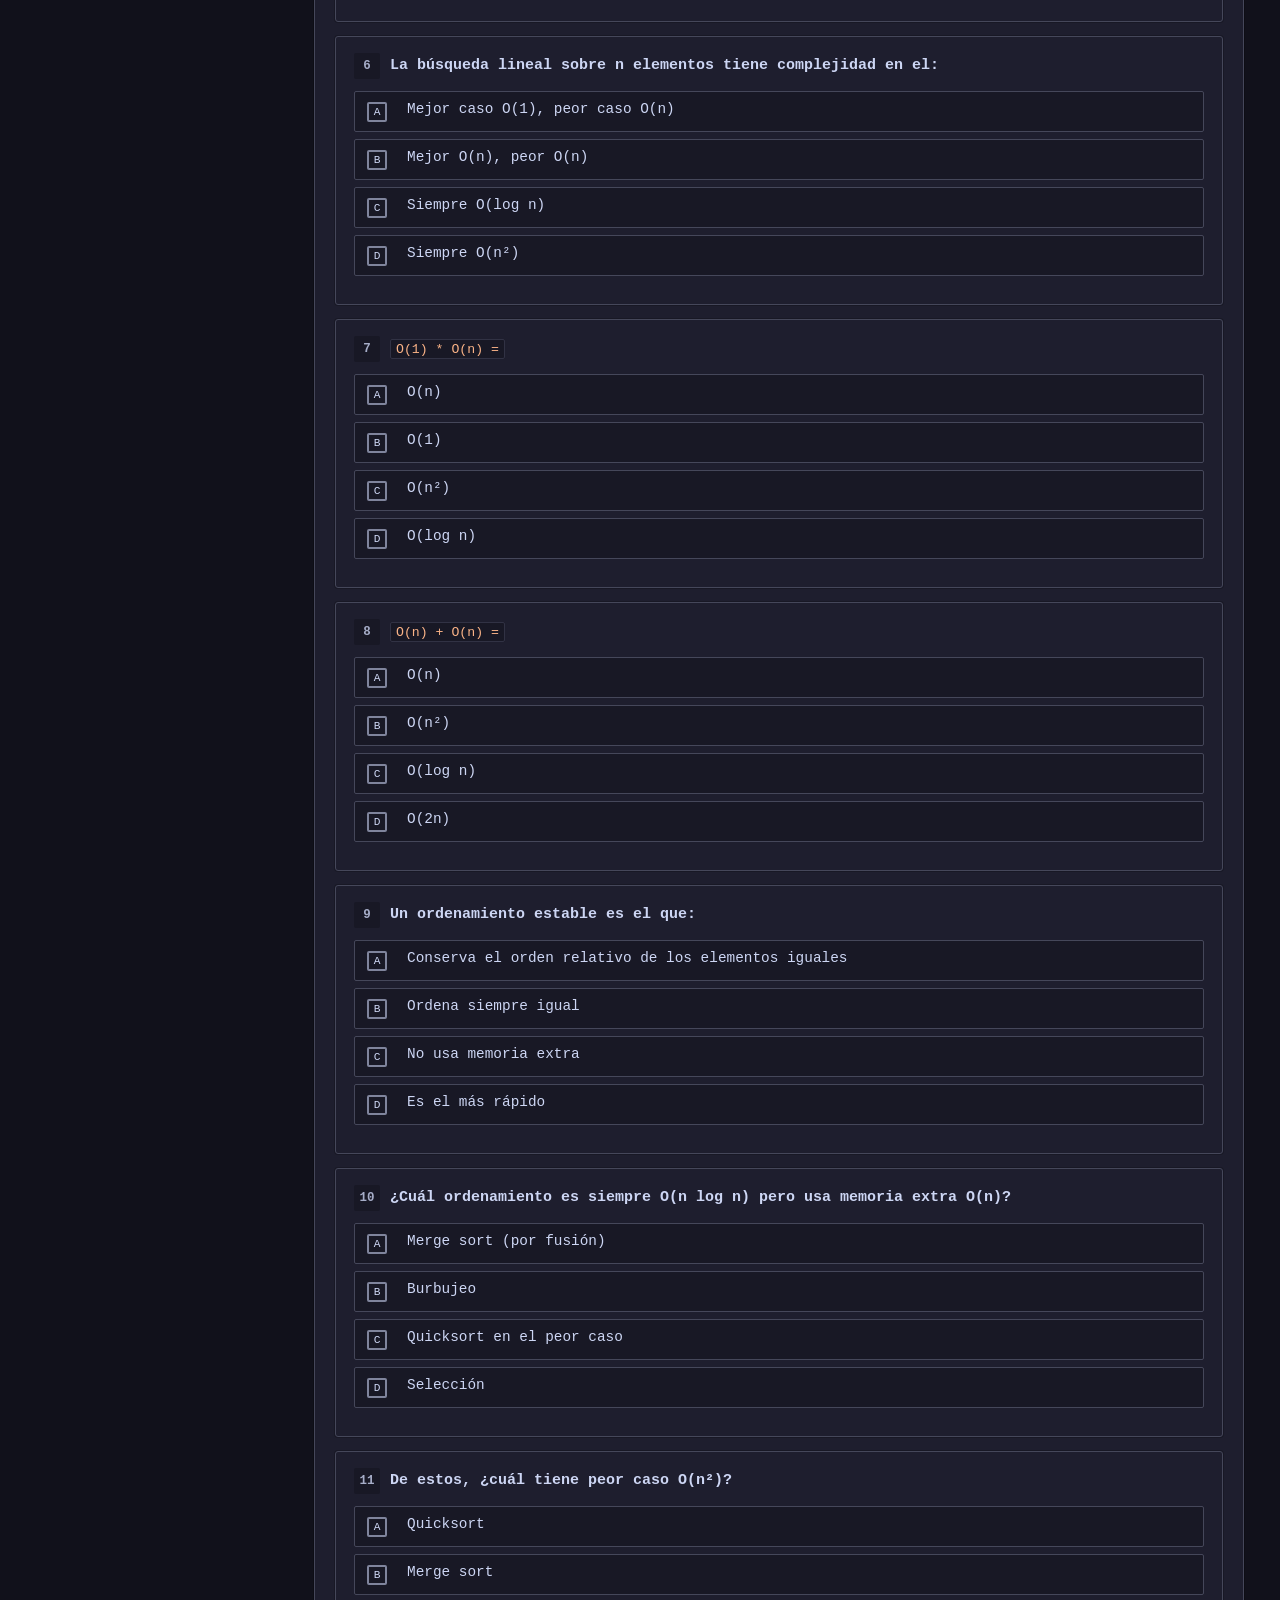
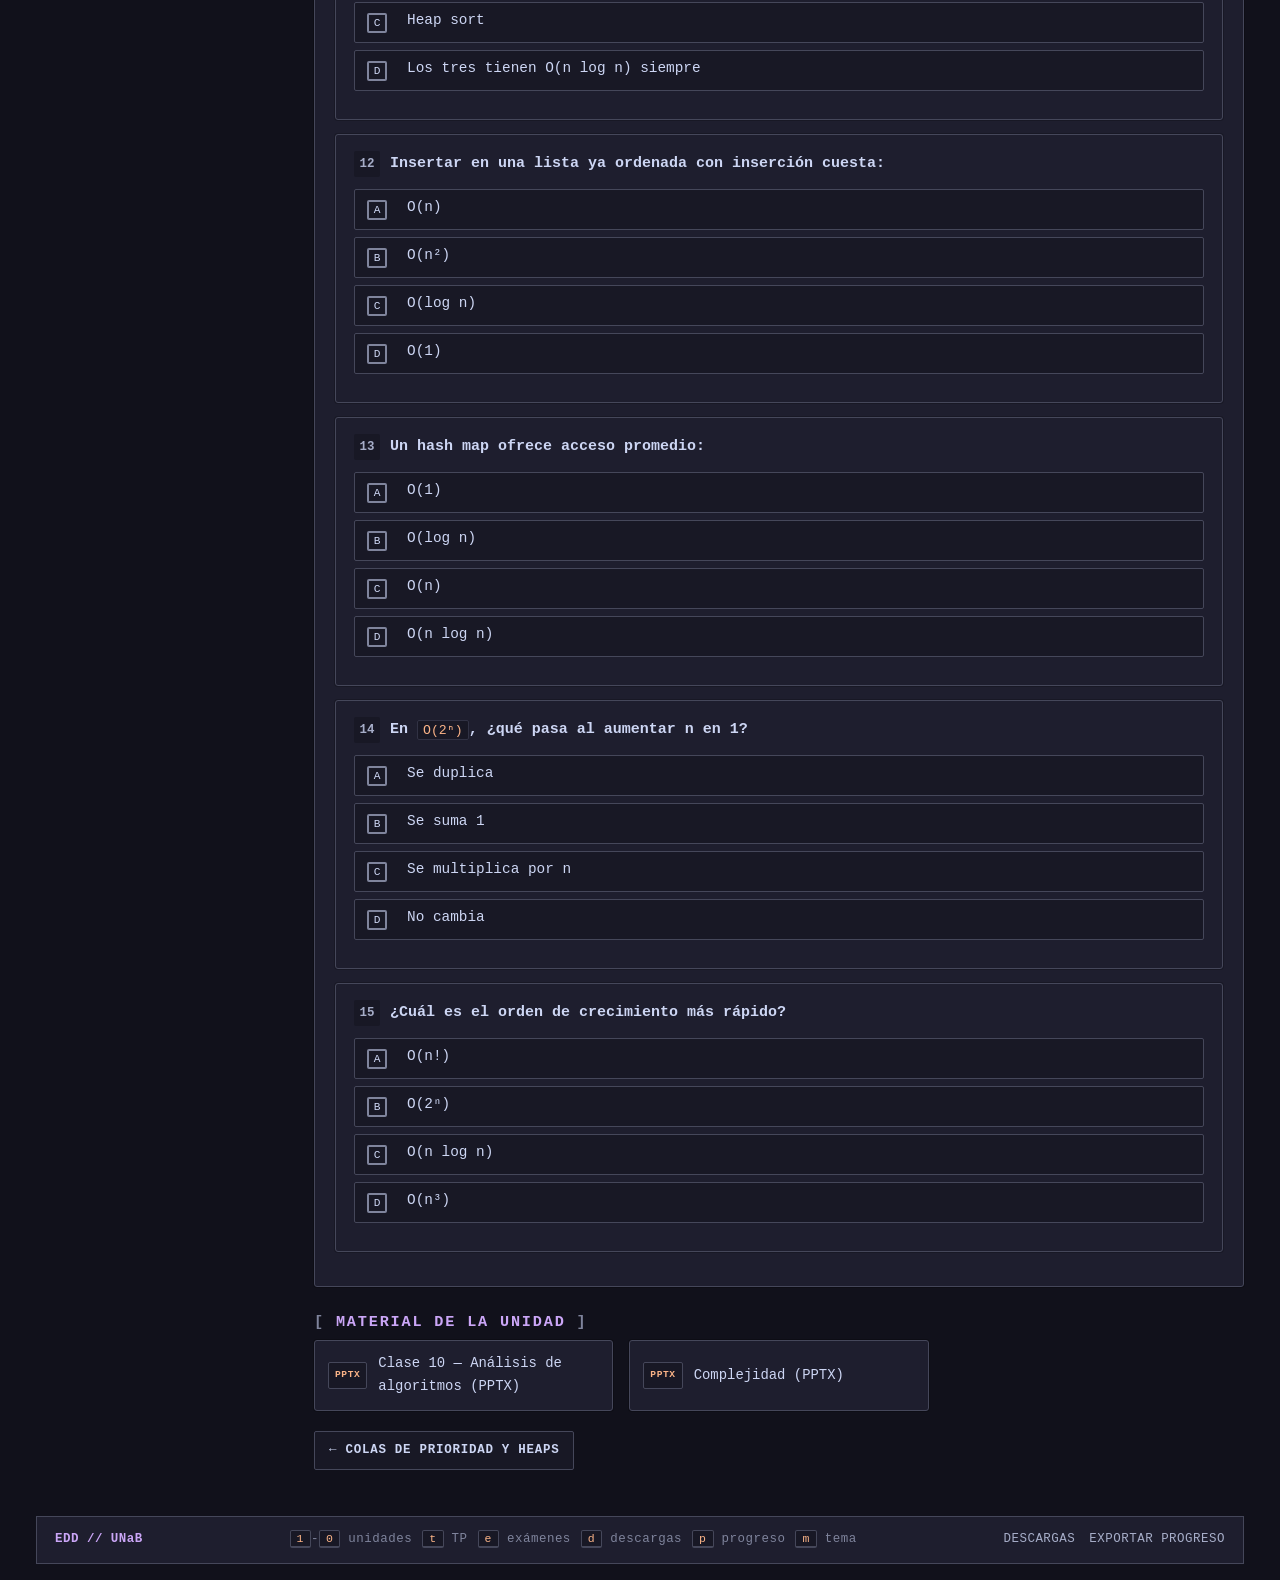
<file: u6/index.html>
<!DOCTYPE html>
<html lang="es" data-root="../">
<head>
  <meta charset="utf-8">
  <meta name="viewport" content="width=device-width, initial-scale=1">
  <title>U6 — Estructuras de Datos</title>
  <meta name="description" content="Unidad 6 del curso de Estructuras de Datos.">
  <link rel="stylesheet" href="../assets/css/main.css">
</head>
<body>
  <main class="wrap"></main>
  <script src="../assets/js/core.js"></script>
  <script src="../assets/js/quiz.js"></script>
  <script src="../assets/js/pyodide.js"></script>
  <script src="../assets/js/viz-linear.js"></script>
  <script src="../assets/js/viz-tree.js"></script>
  <script src="../assets/js/viz-heap.js"></script>
  <script src="../assets/js/viz-graph.js"></script>
  <script src="../assets/js/viz-recursion.js"></script>
  <script src="../assets/js/viz-sorting.js"></script>
  <script src="../assets/data/units.js"></script>
  <script src="../assets/data/quizzes.js"></script>
  <script src="../assets/data/tps.js"></script>
  <script src="../assets/data/exams.js"></script>
  <script src="../assets/js/pages.js"></script>
  <script>
  (function () {
    function boot() { EDD.unitPage('u6'); }
    if (document.readyState === 'loading') document.addEventListener('DOMContentLoaded', boot);
    else boot();
  })();
  </script>
</body>
</html>
</file>
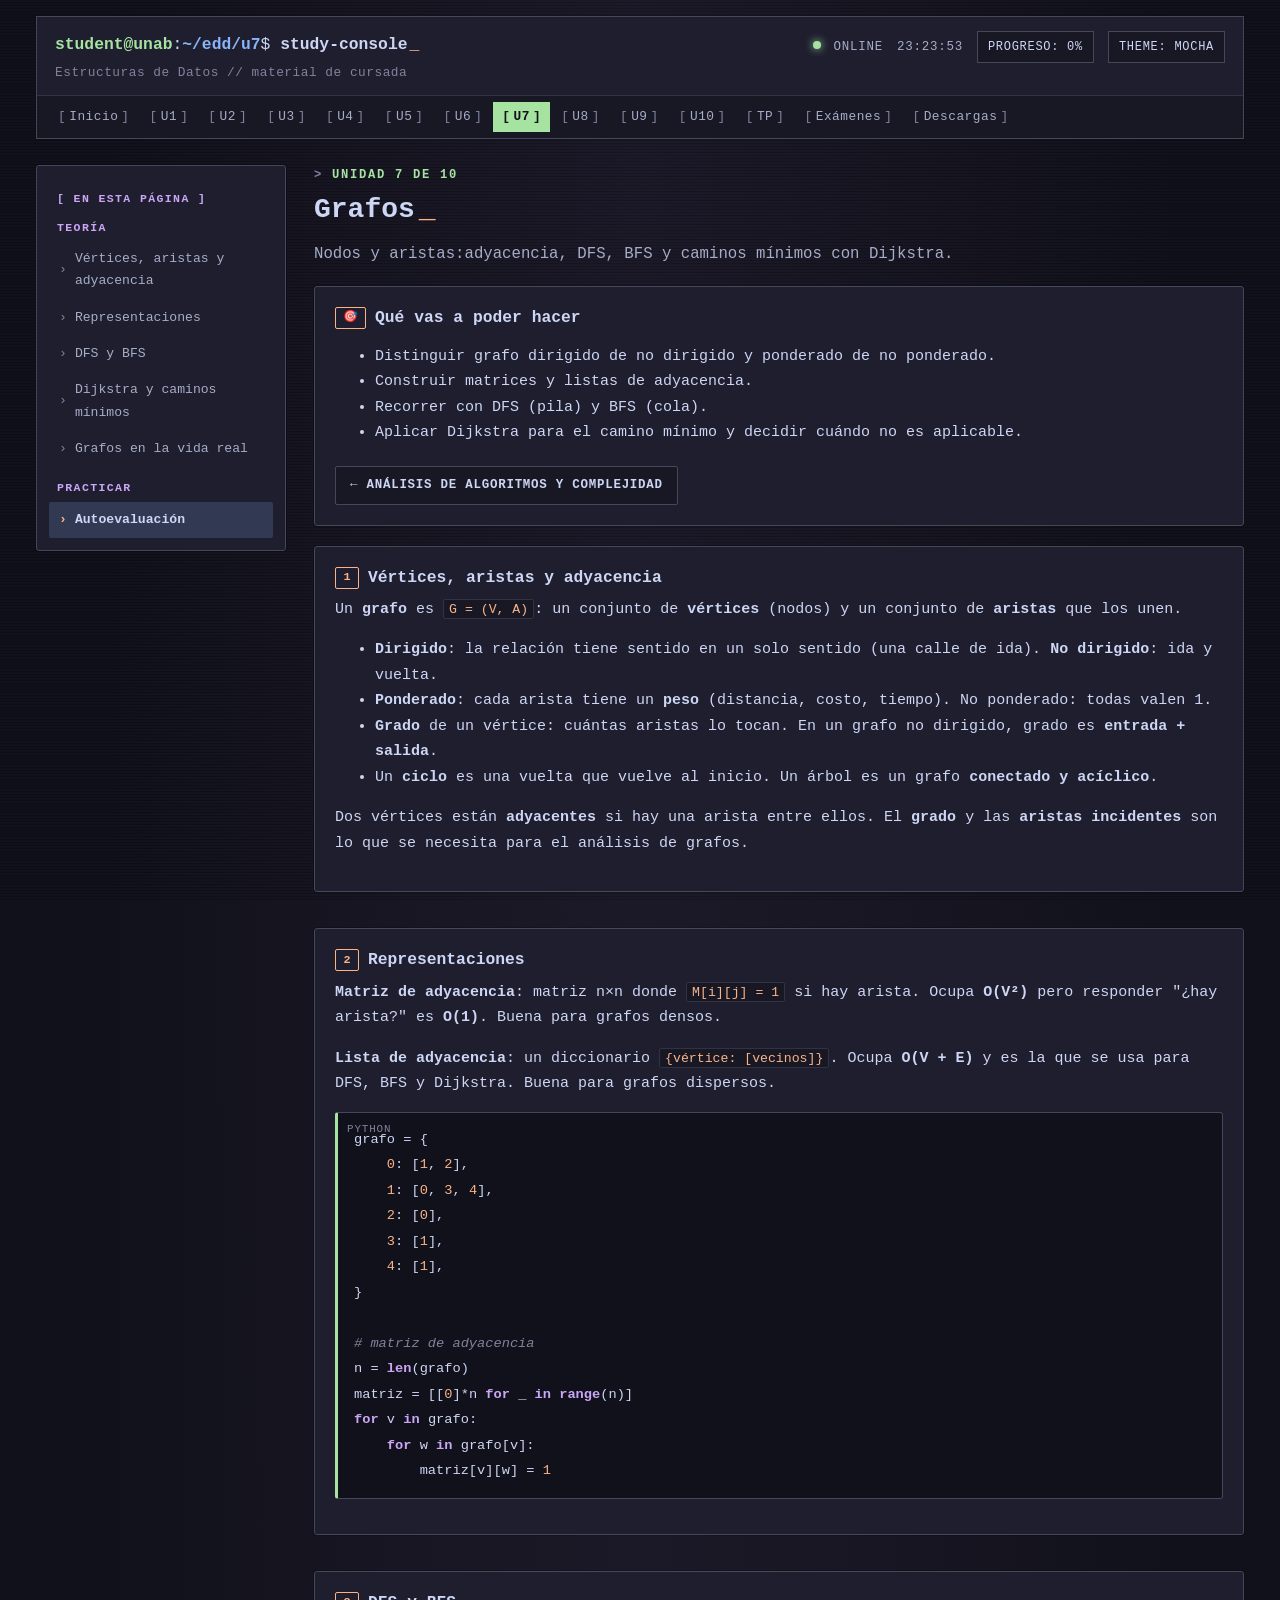
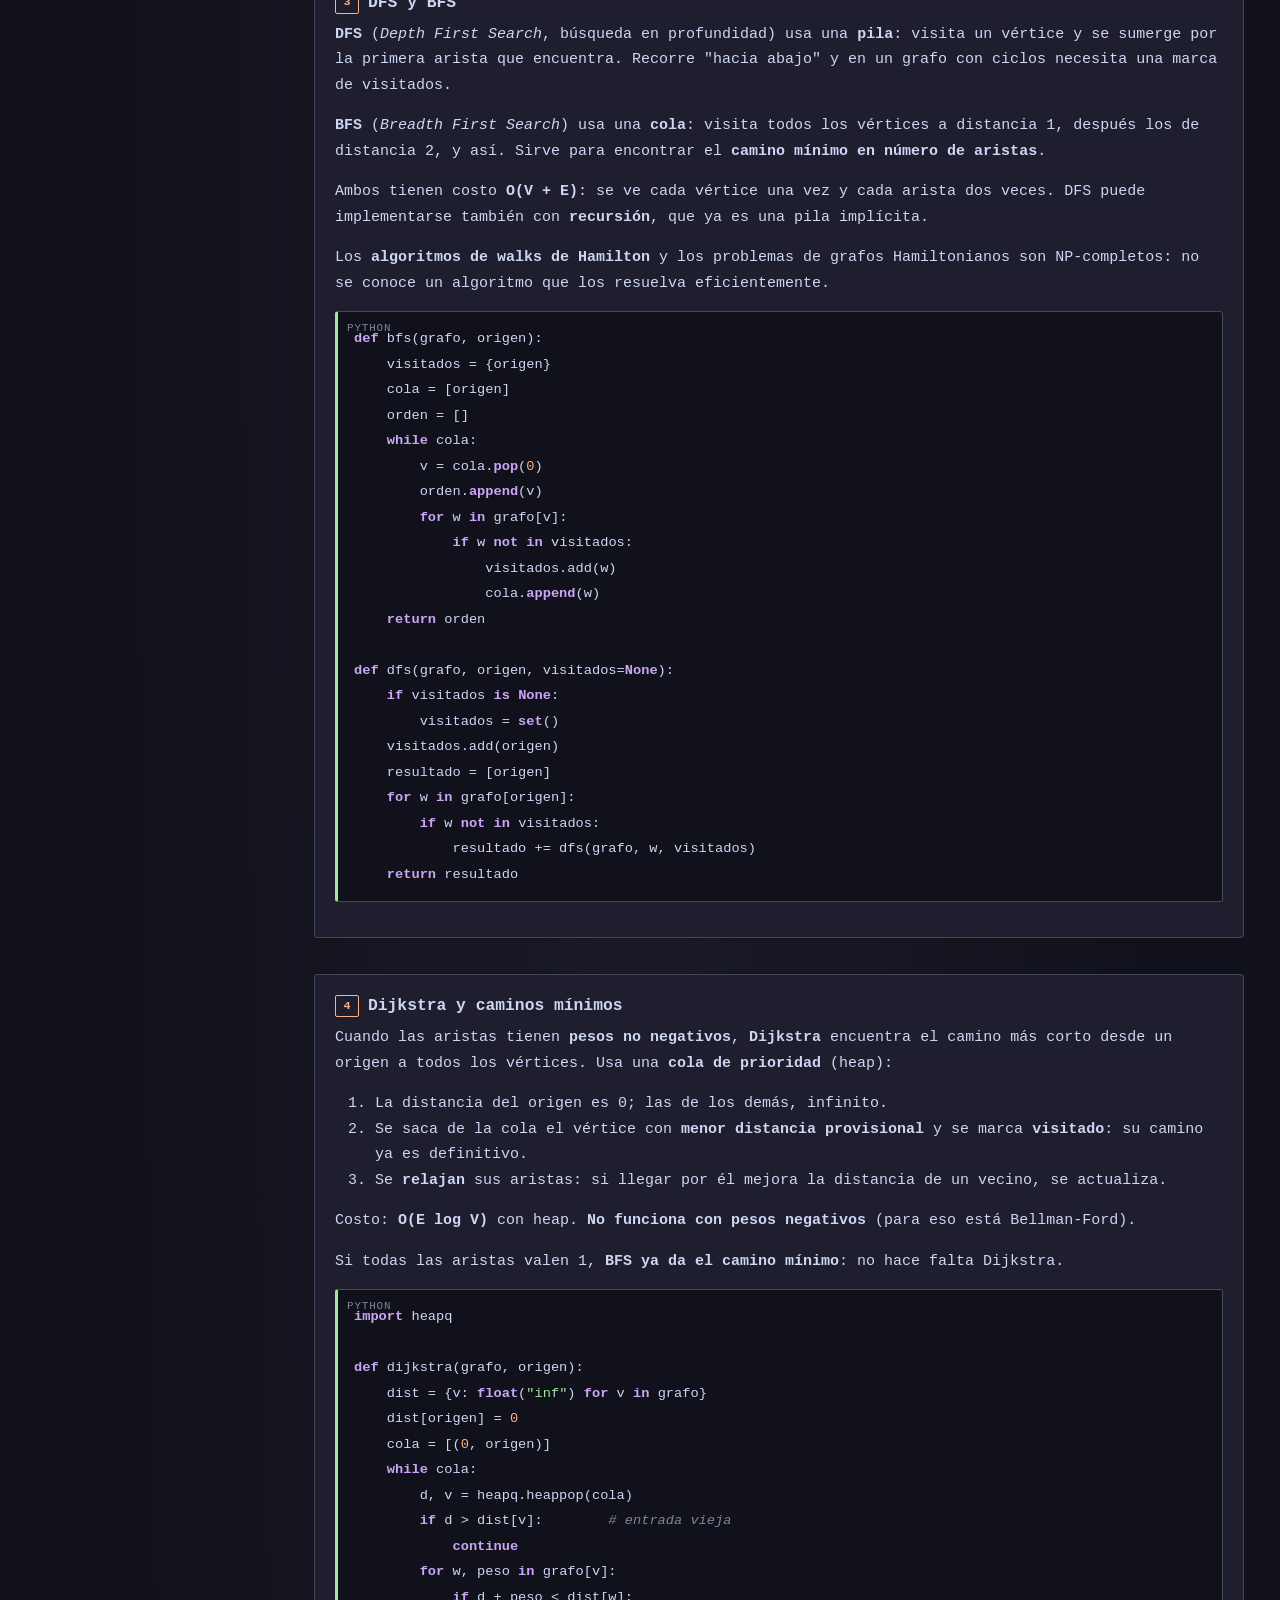
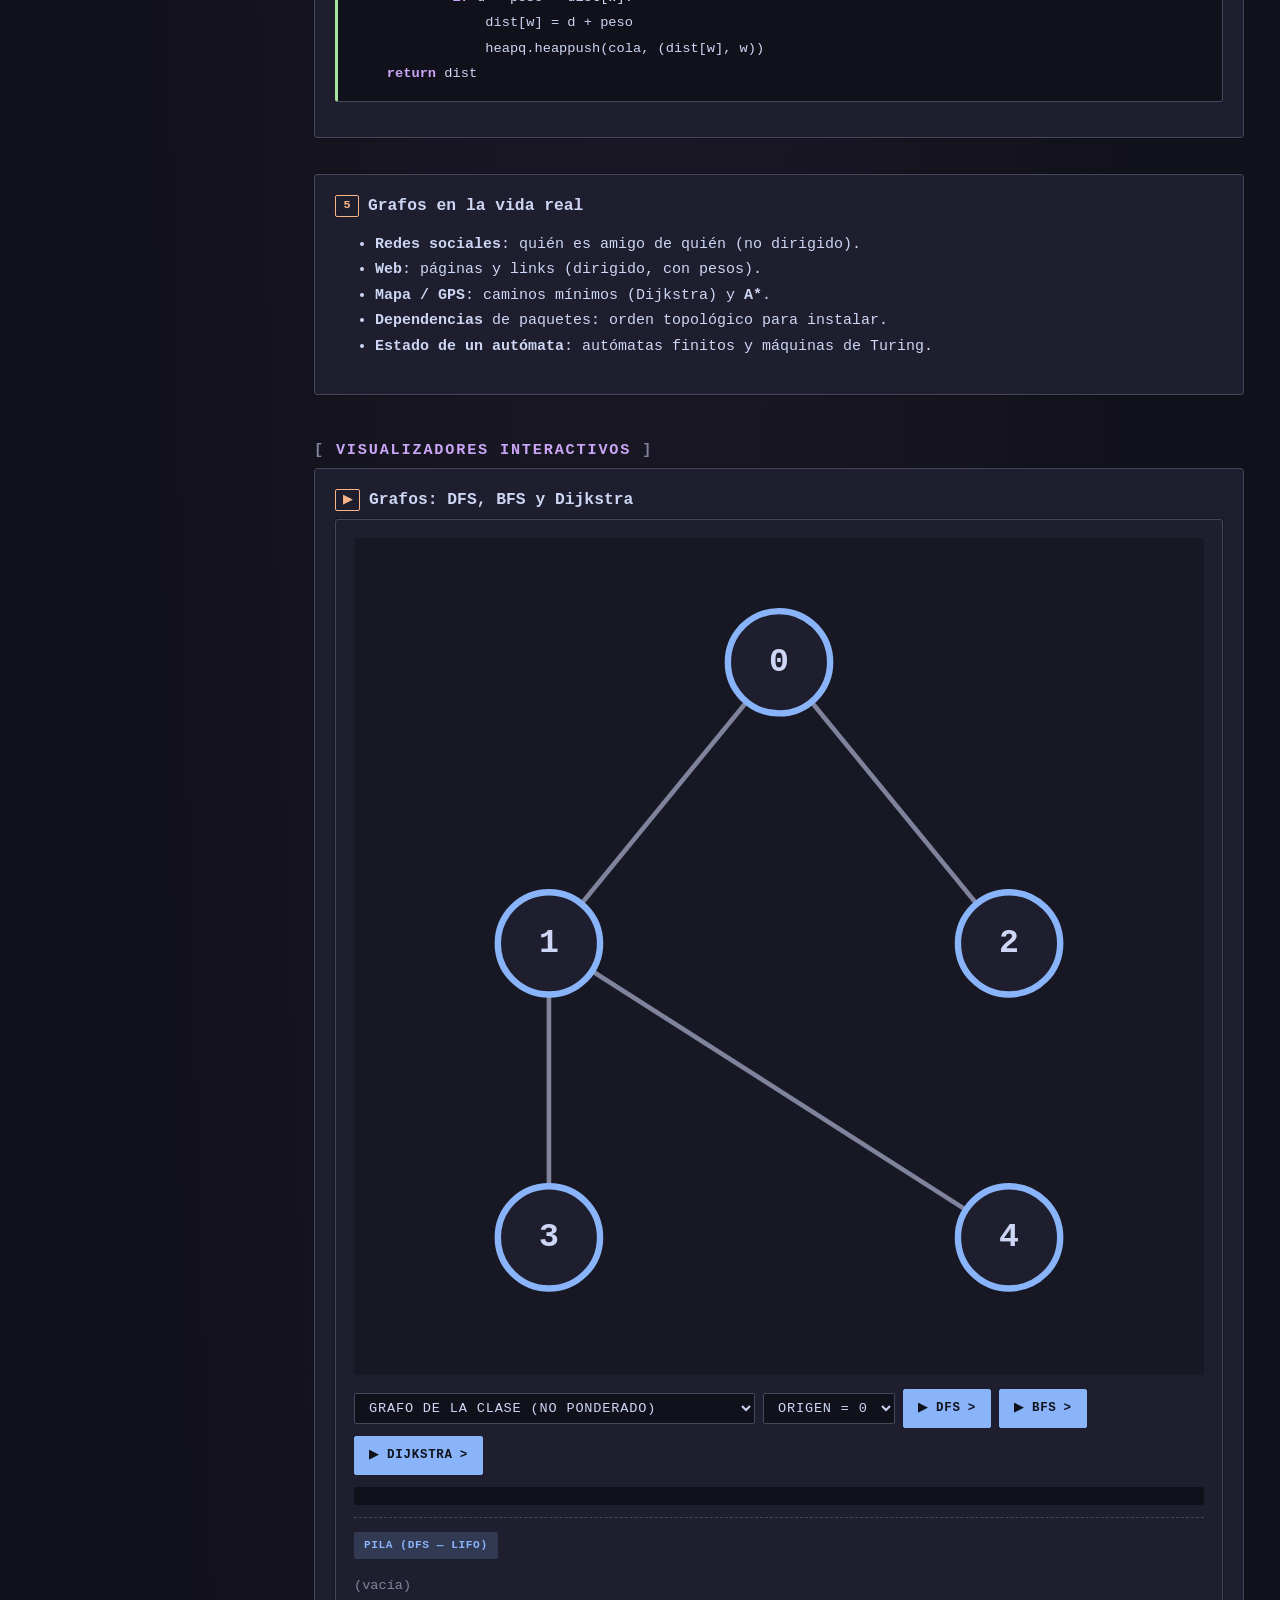
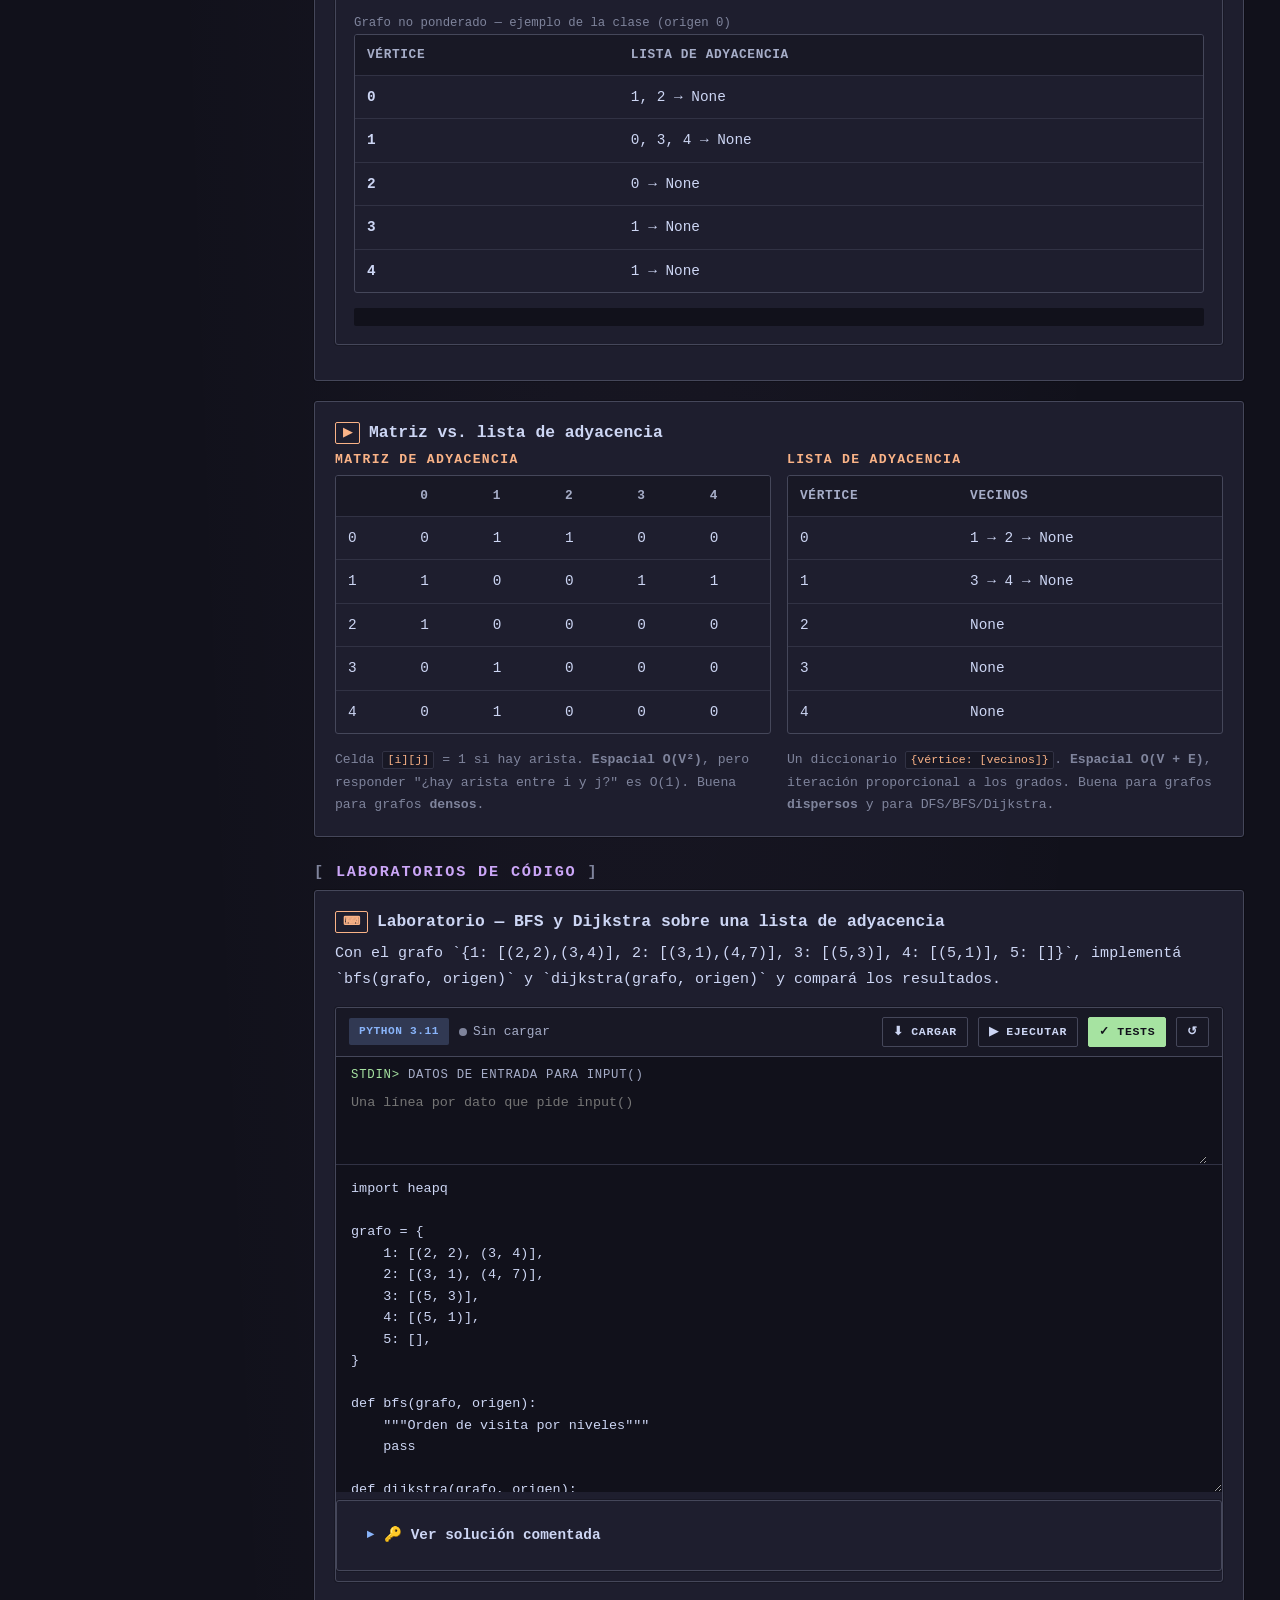
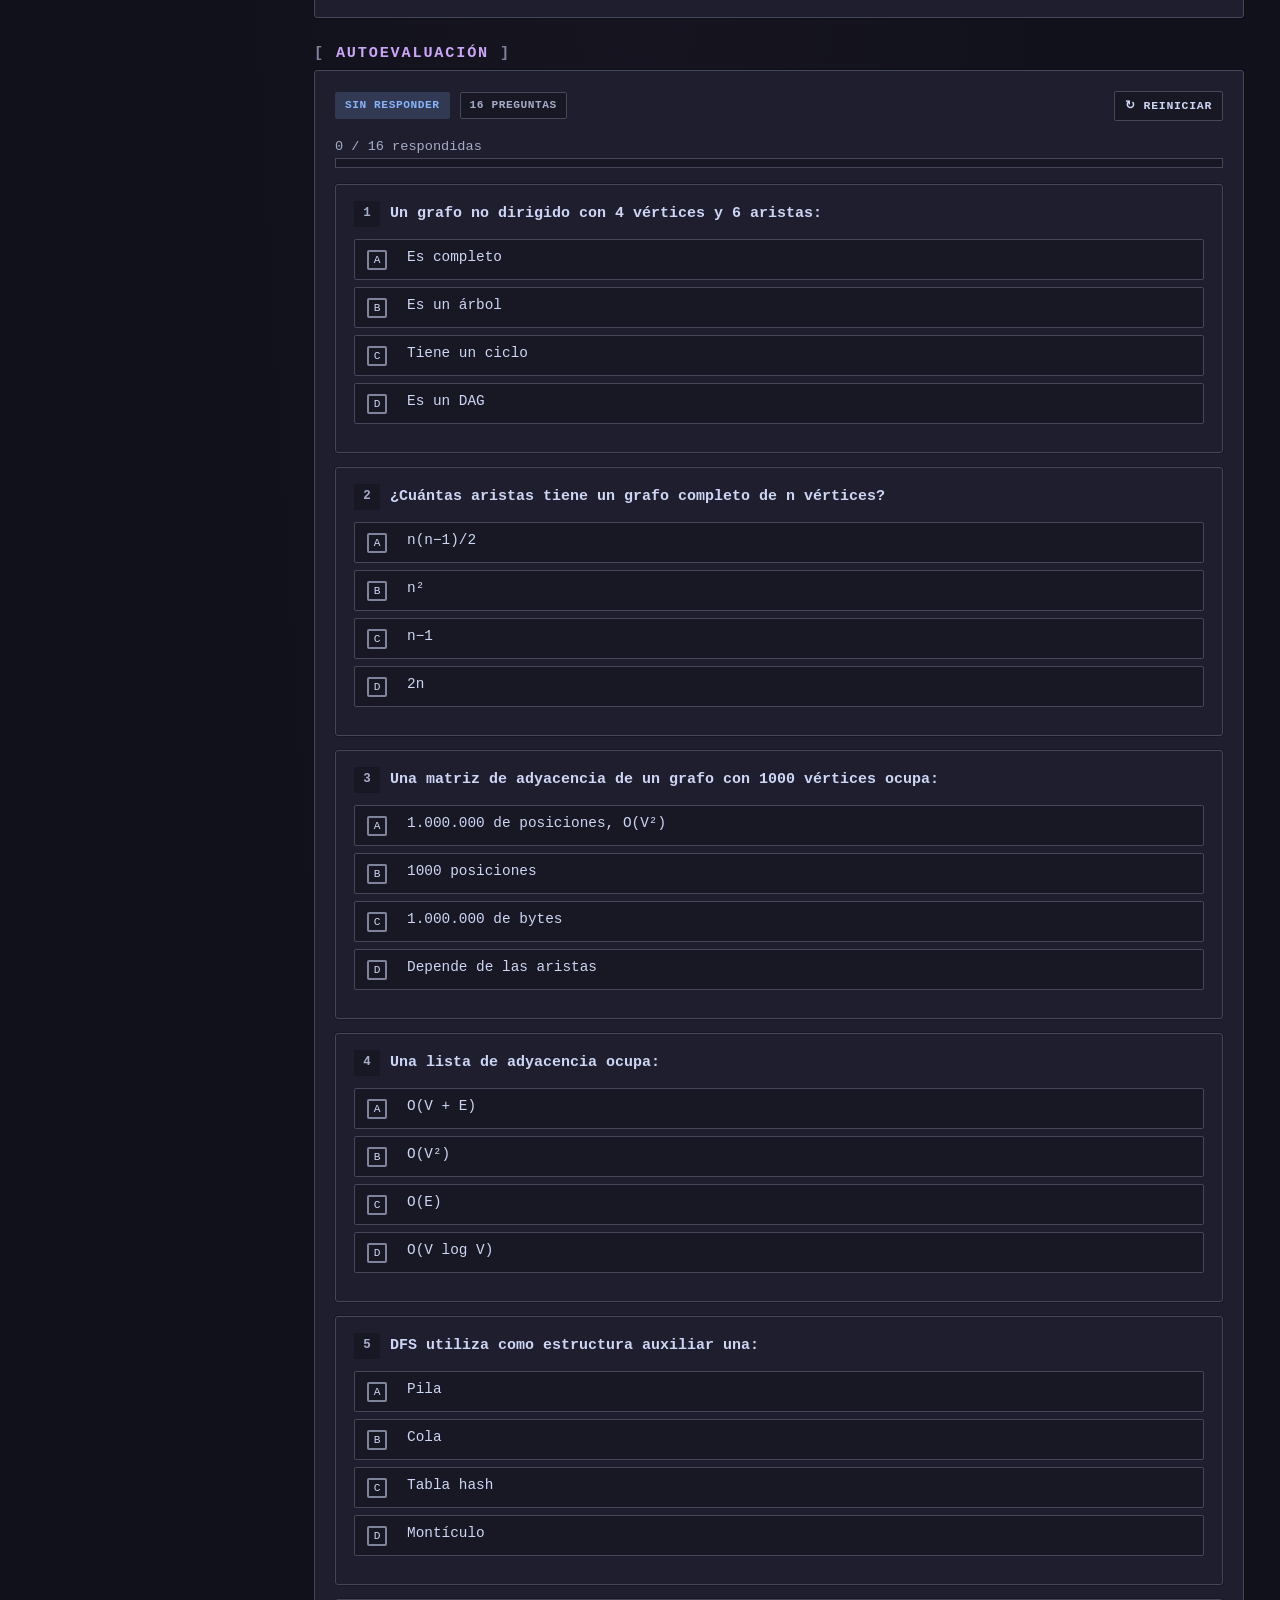
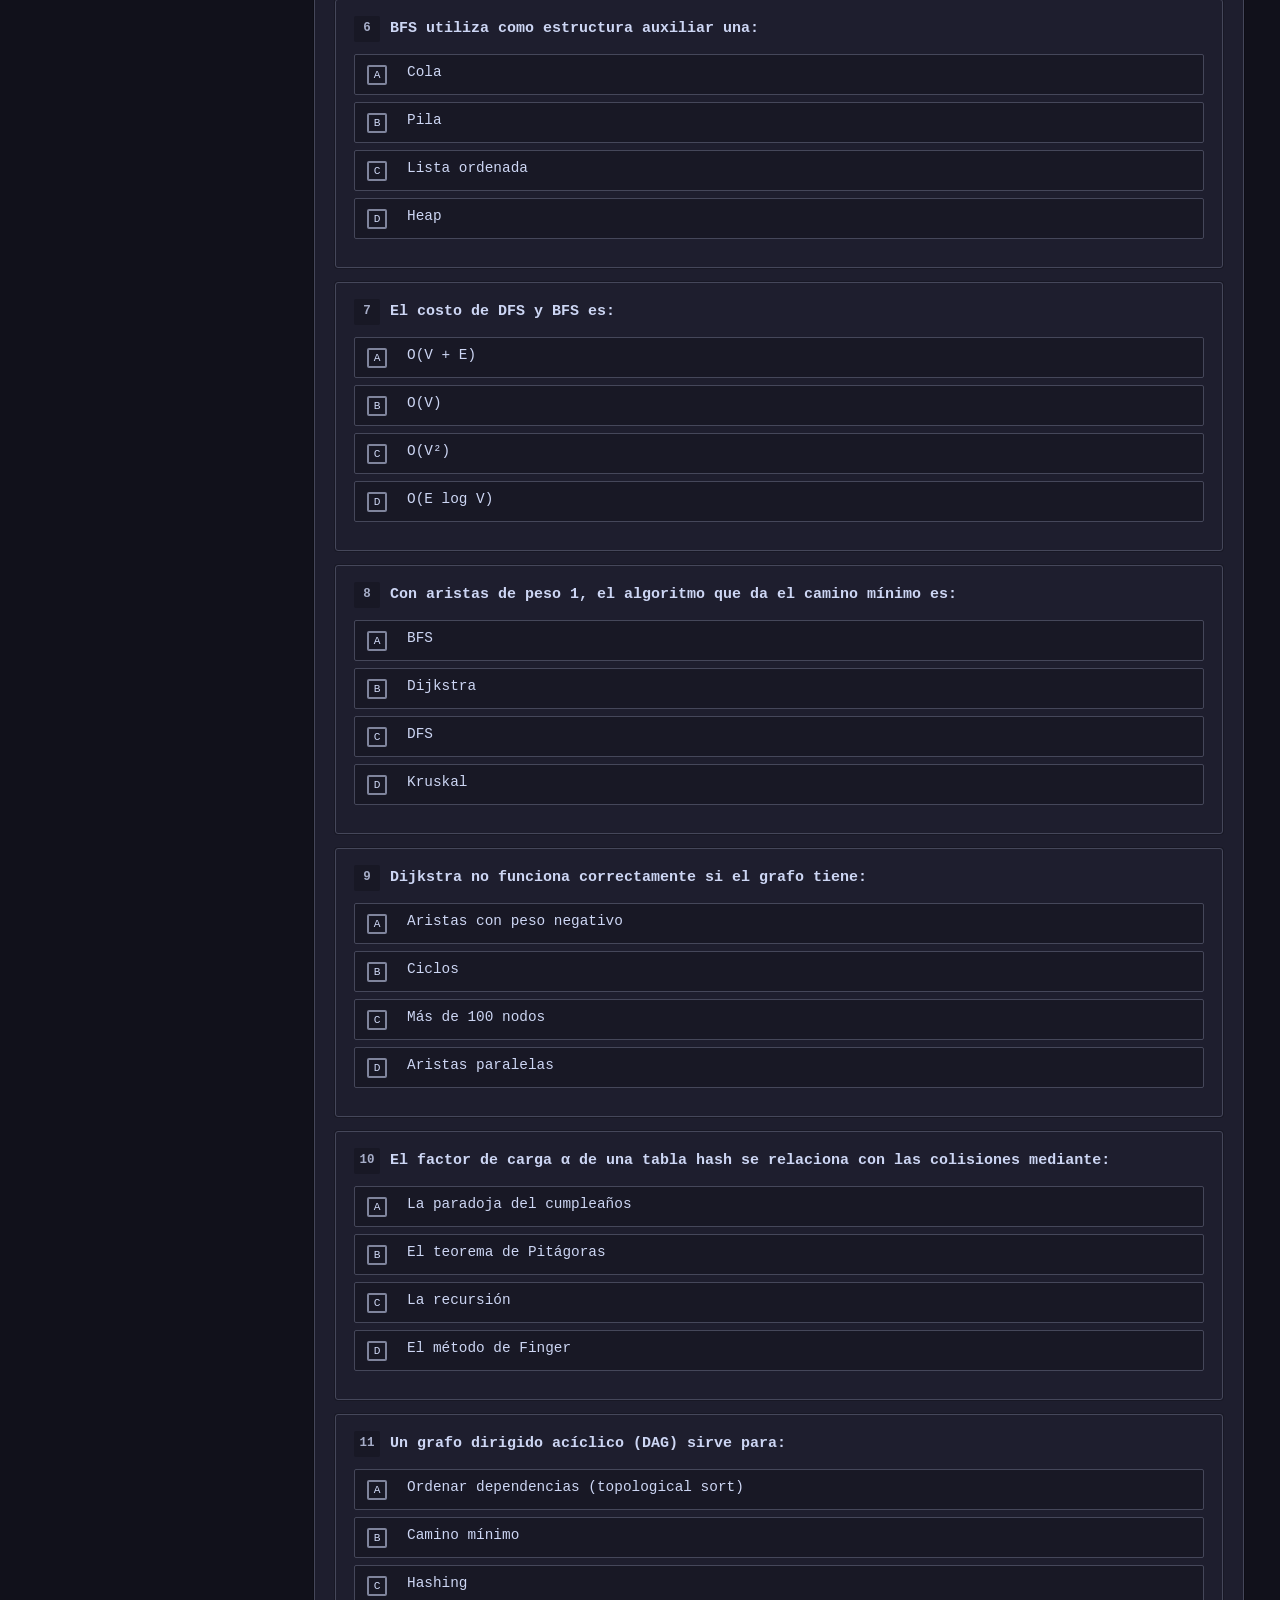
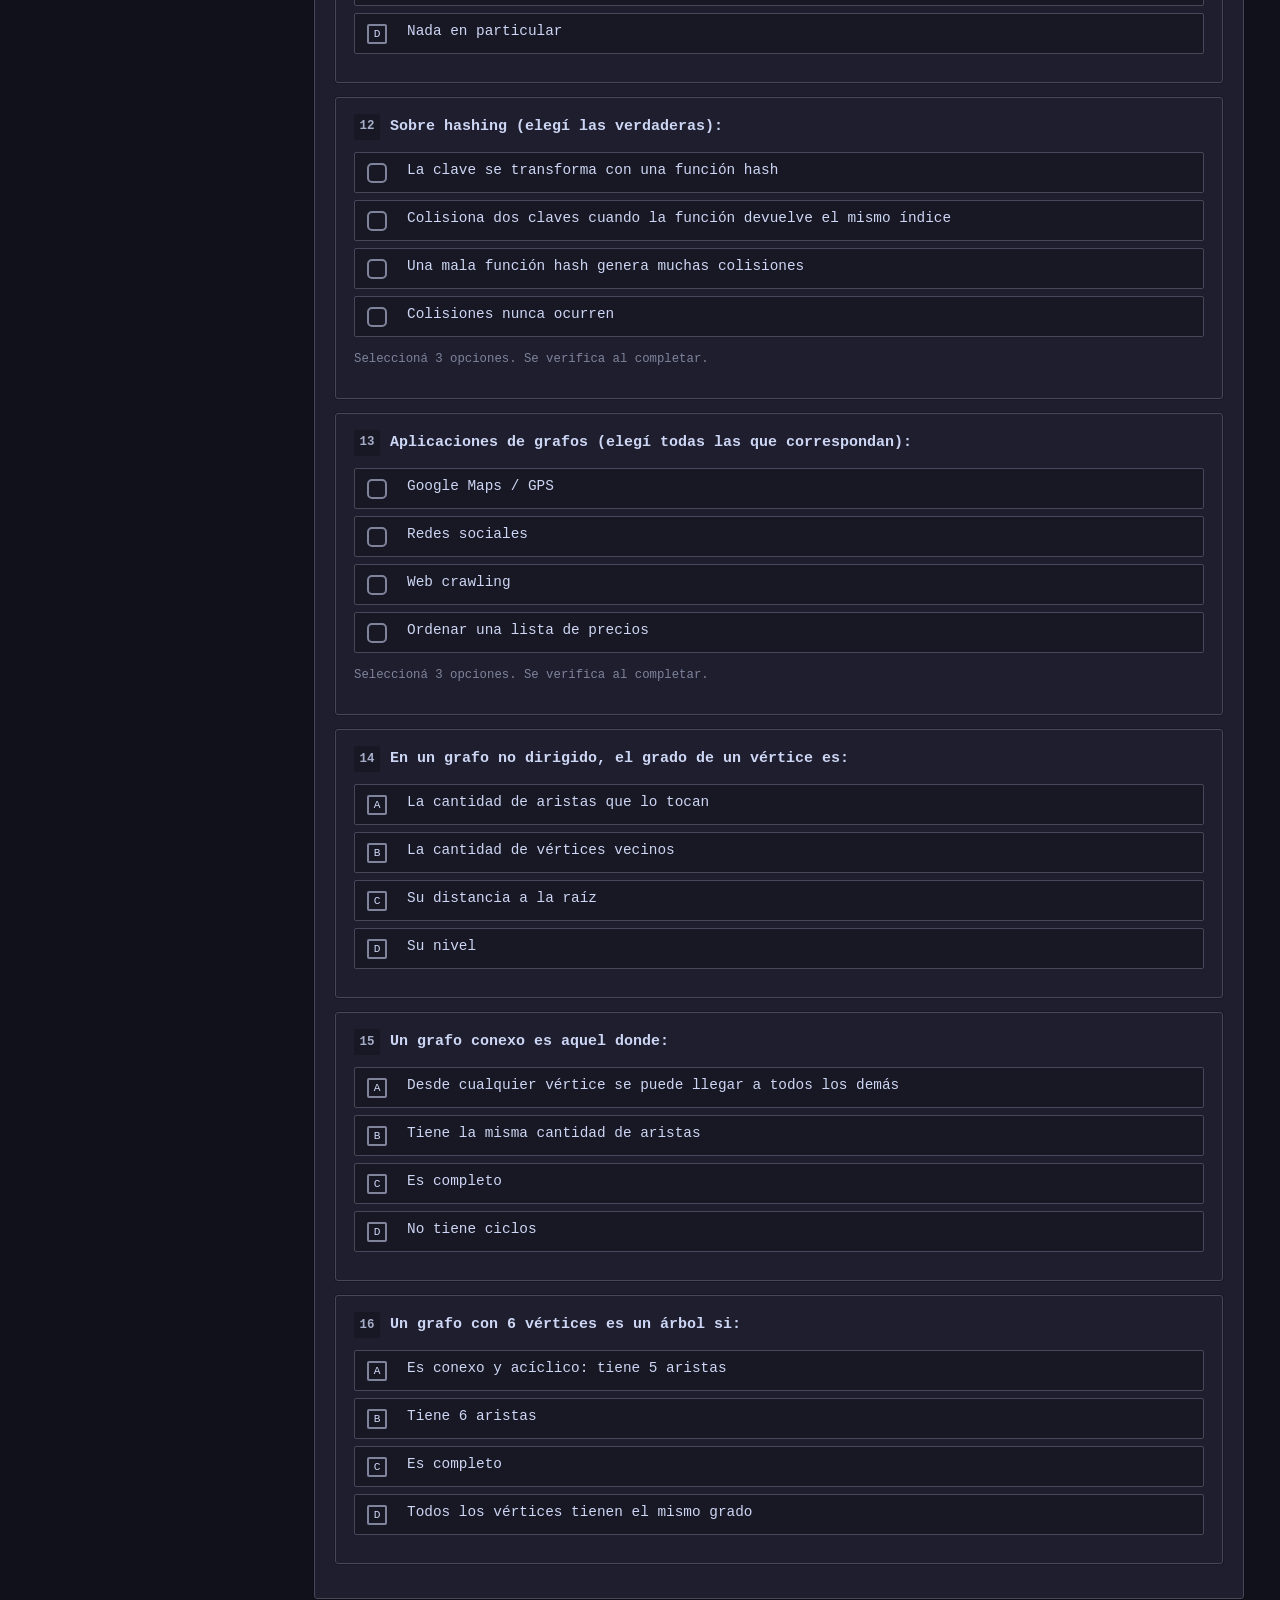
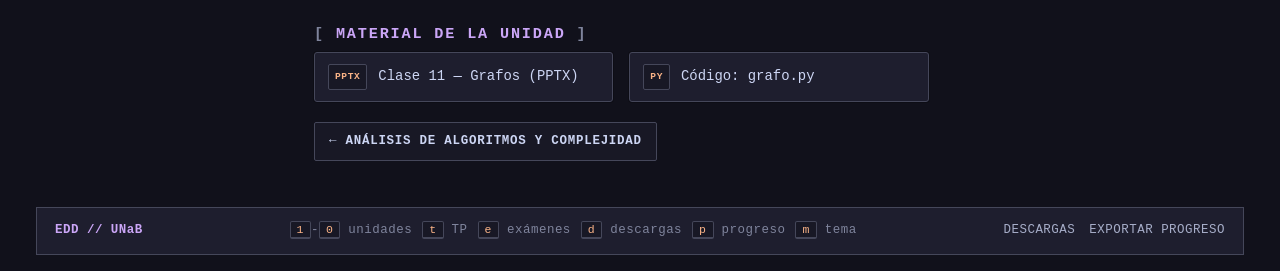
<file: u7/index.html>
<!DOCTYPE html>
<html lang="es" data-root="../">
<head>
  <meta charset="utf-8">
  <meta name="viewport" content="width=device-width, initial-scale=1">
  <title>U7 — Estructuras de Datos</title>
  <meta name="description" content="Unidad 7 del curso de Estructuras de Datos.">
  <link rel="stylesheet" href="../assets/css/main.css">
</head>
<body>
  <main class="wrap"></main>
  <script src="../assets/js/core.js"></script>
  <script src="../assets/js/quiz.js"></script>
  <script src="../assets/js/pyodide.js"></script>
  <script src="../assets/js/viz-linear.js"></script>
  <script src="../assets/js/viz-tree.js"></script>
  <script src="../assets/js/viz-heap.js"></script>
  <script src="../assets/js/viz-graph.js"></script>
  <script src="../assets/js/viz-recursion.js"></script>
  <script src="../assets/js/viz-sorting.js"></script>
  <script src="../assets/data/units.js"></script>
  <script src="../assets/data/quizzes.js"></script>
  <script src="../assets/data/tps.js"></script>
  <script src="../assets/data/exams.js"></script>
  <script src="../assets/js/pages.js"></script>
  <script>
  (function () {
    function boot() { EDD.unitPage('u7'); }
    if (document.readyState === 'loading') document.addEventListener('DOMContentLoaded', boot);
    else boot();
  })();
  </script>
</body>
</html>
</file>
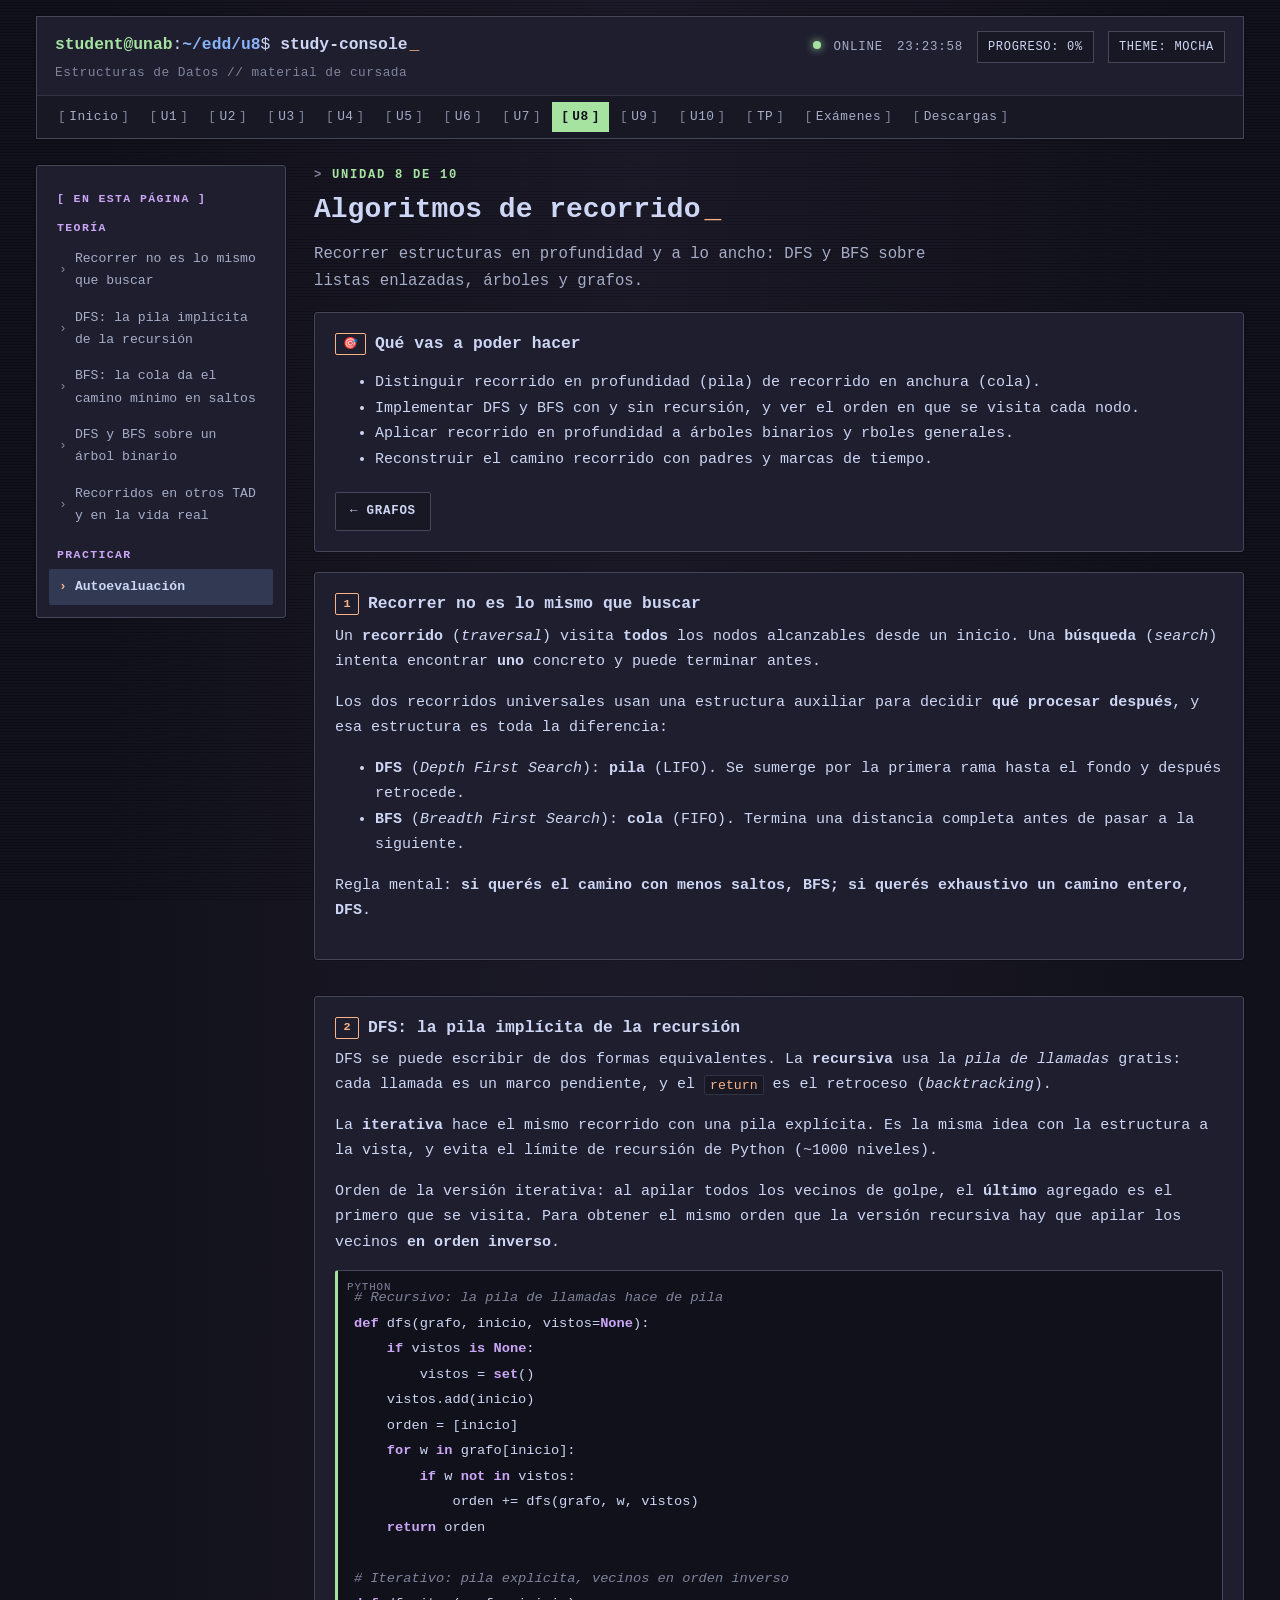
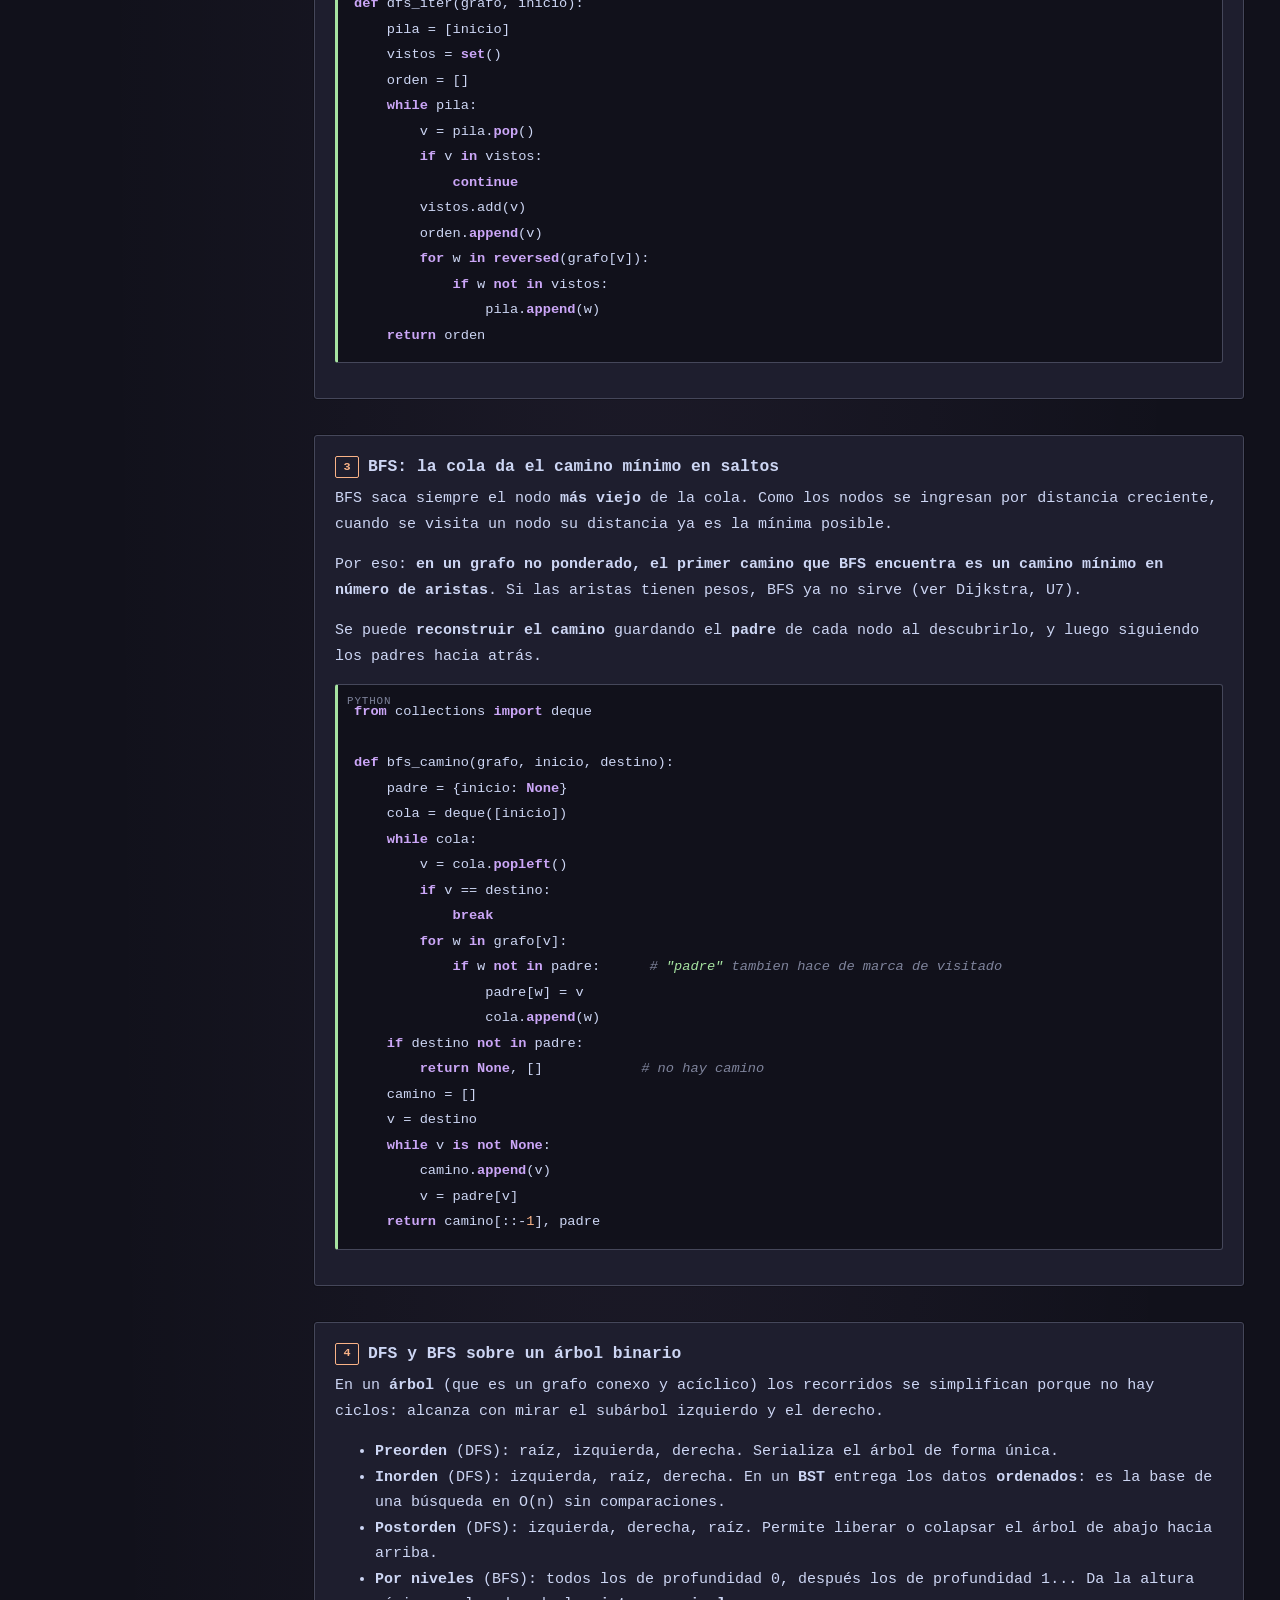
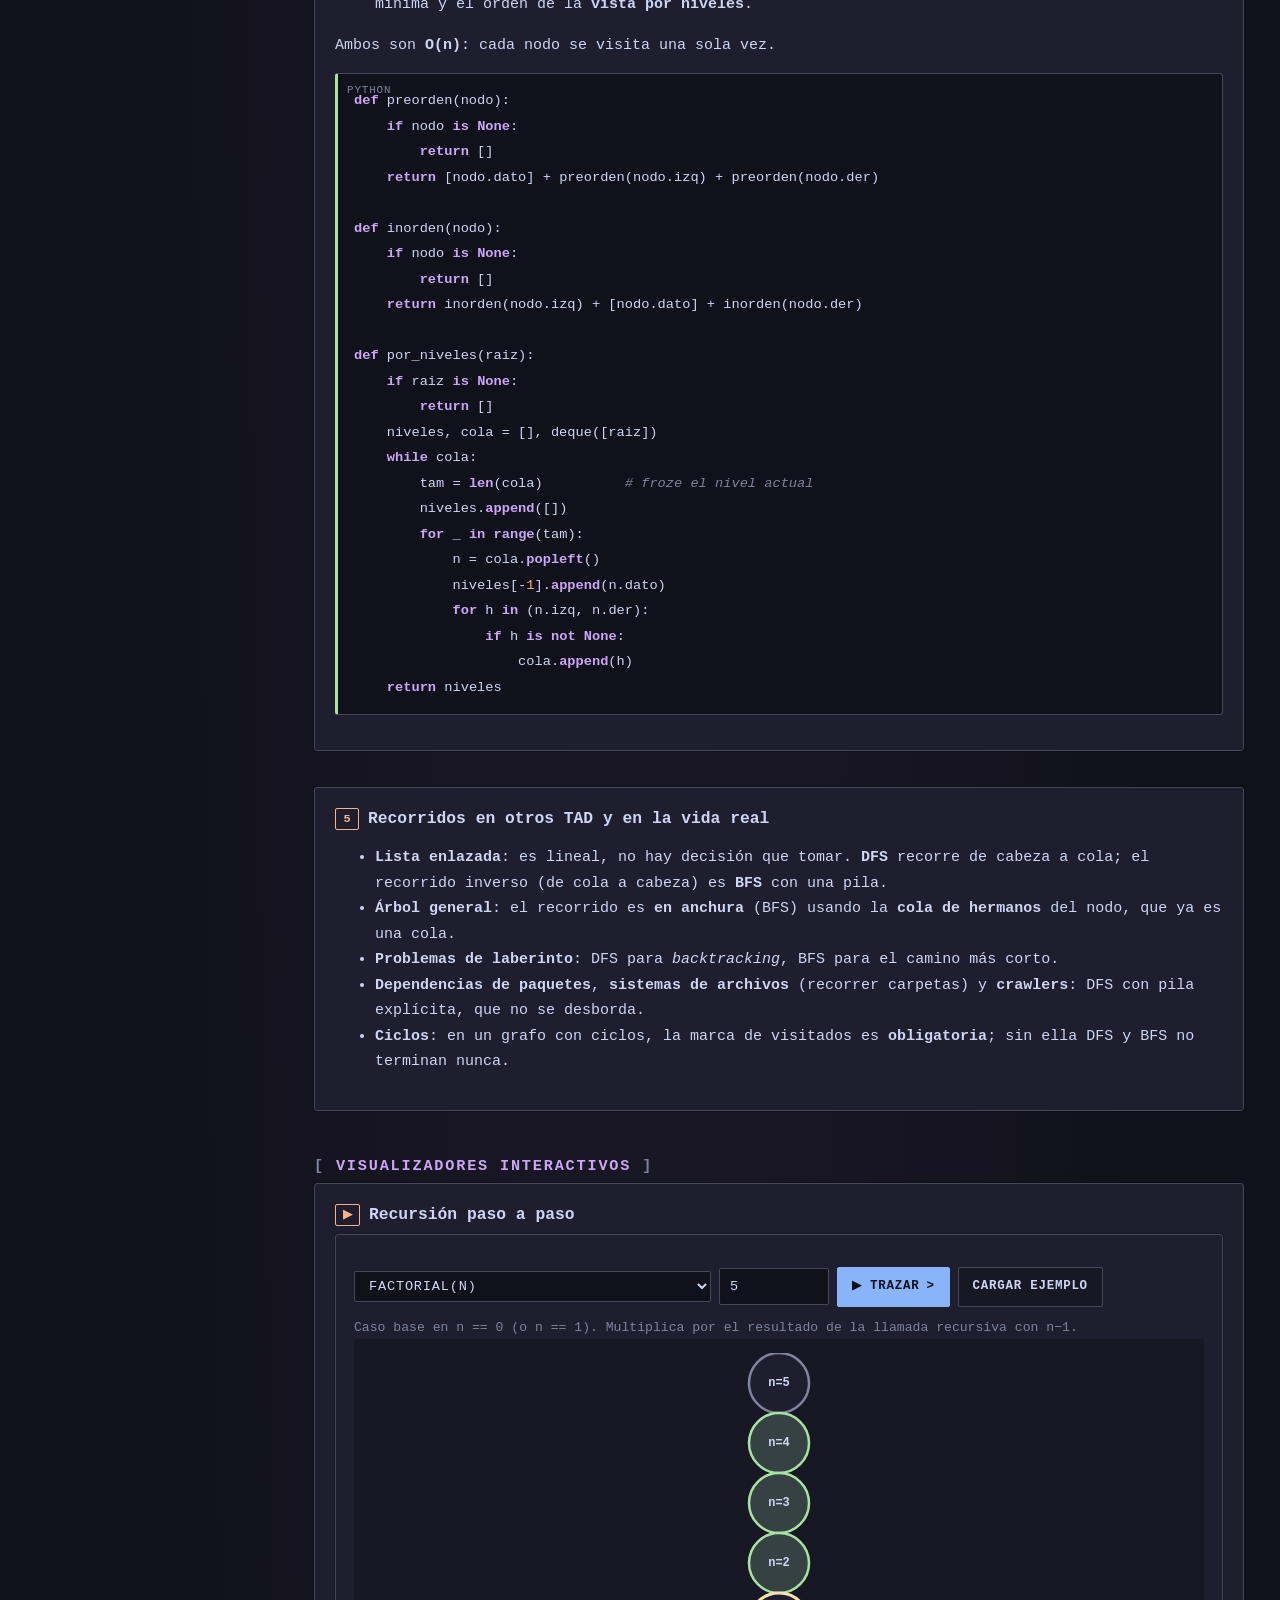
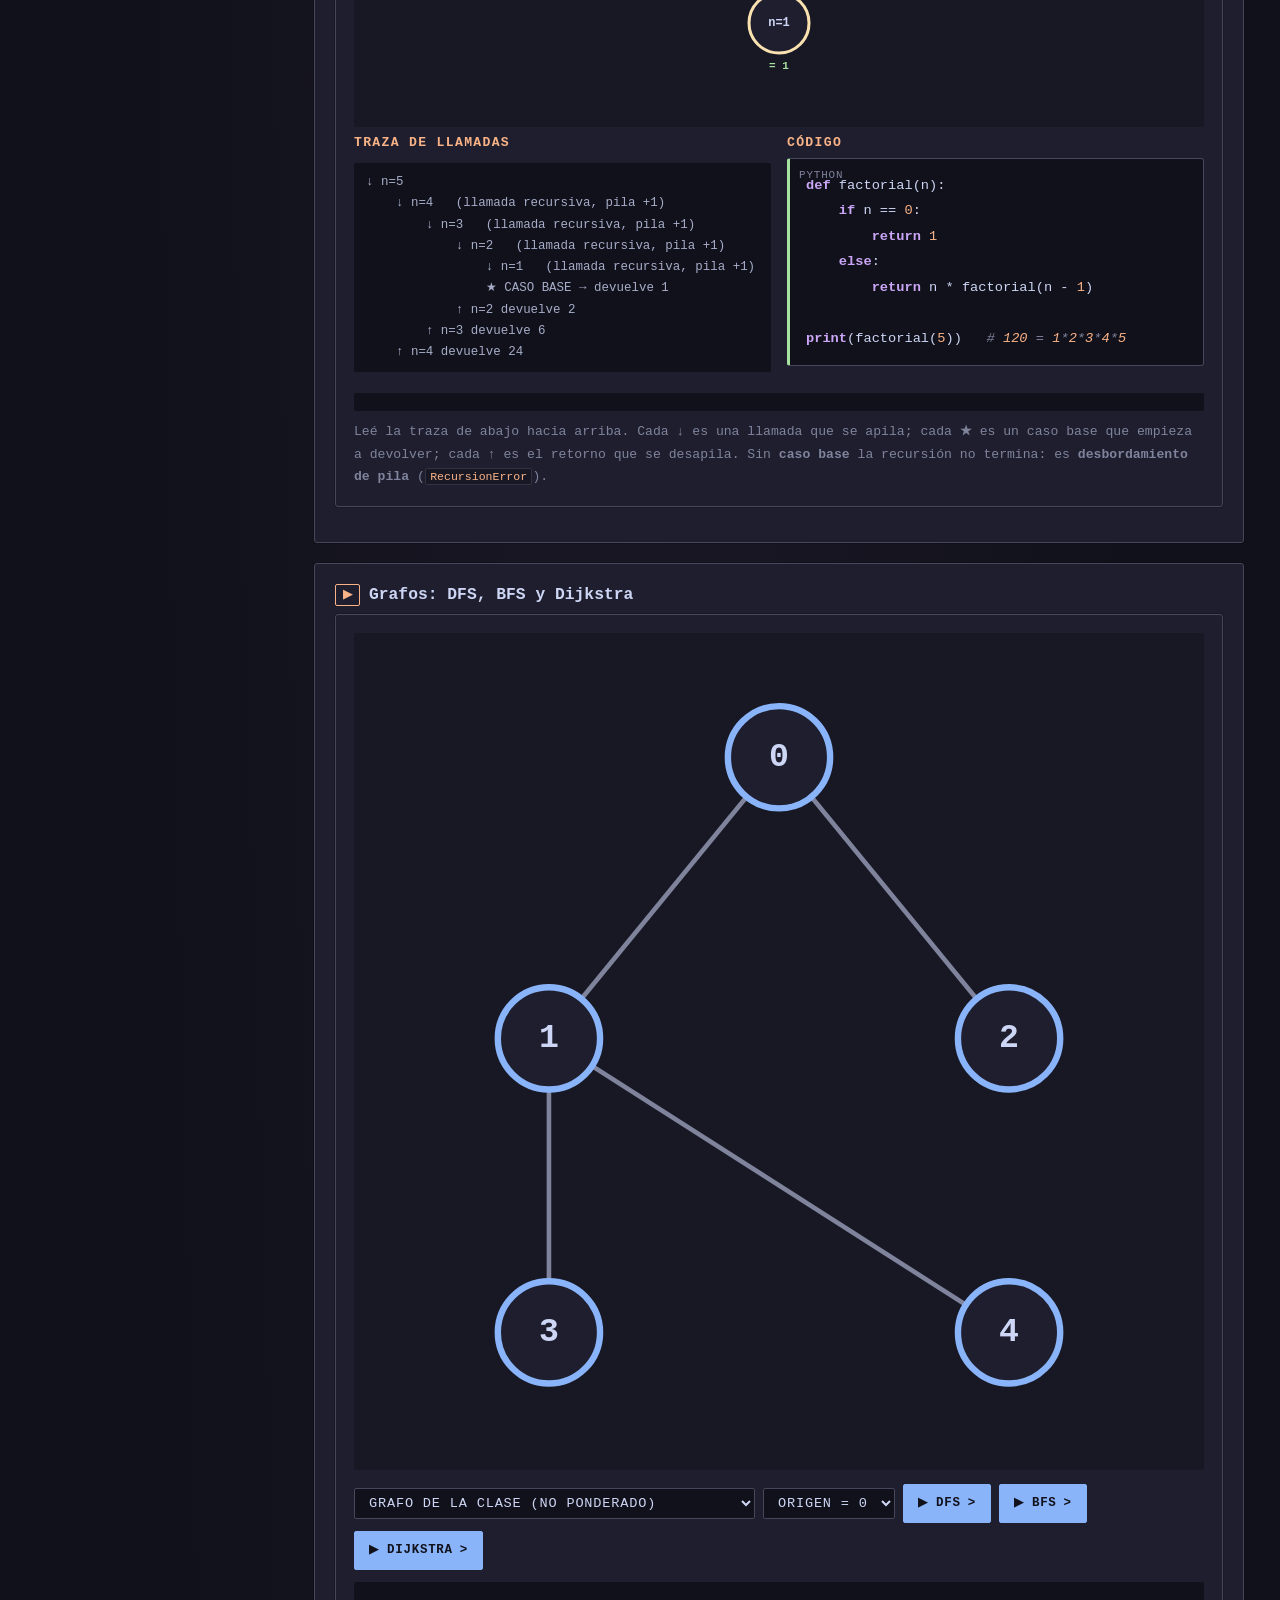
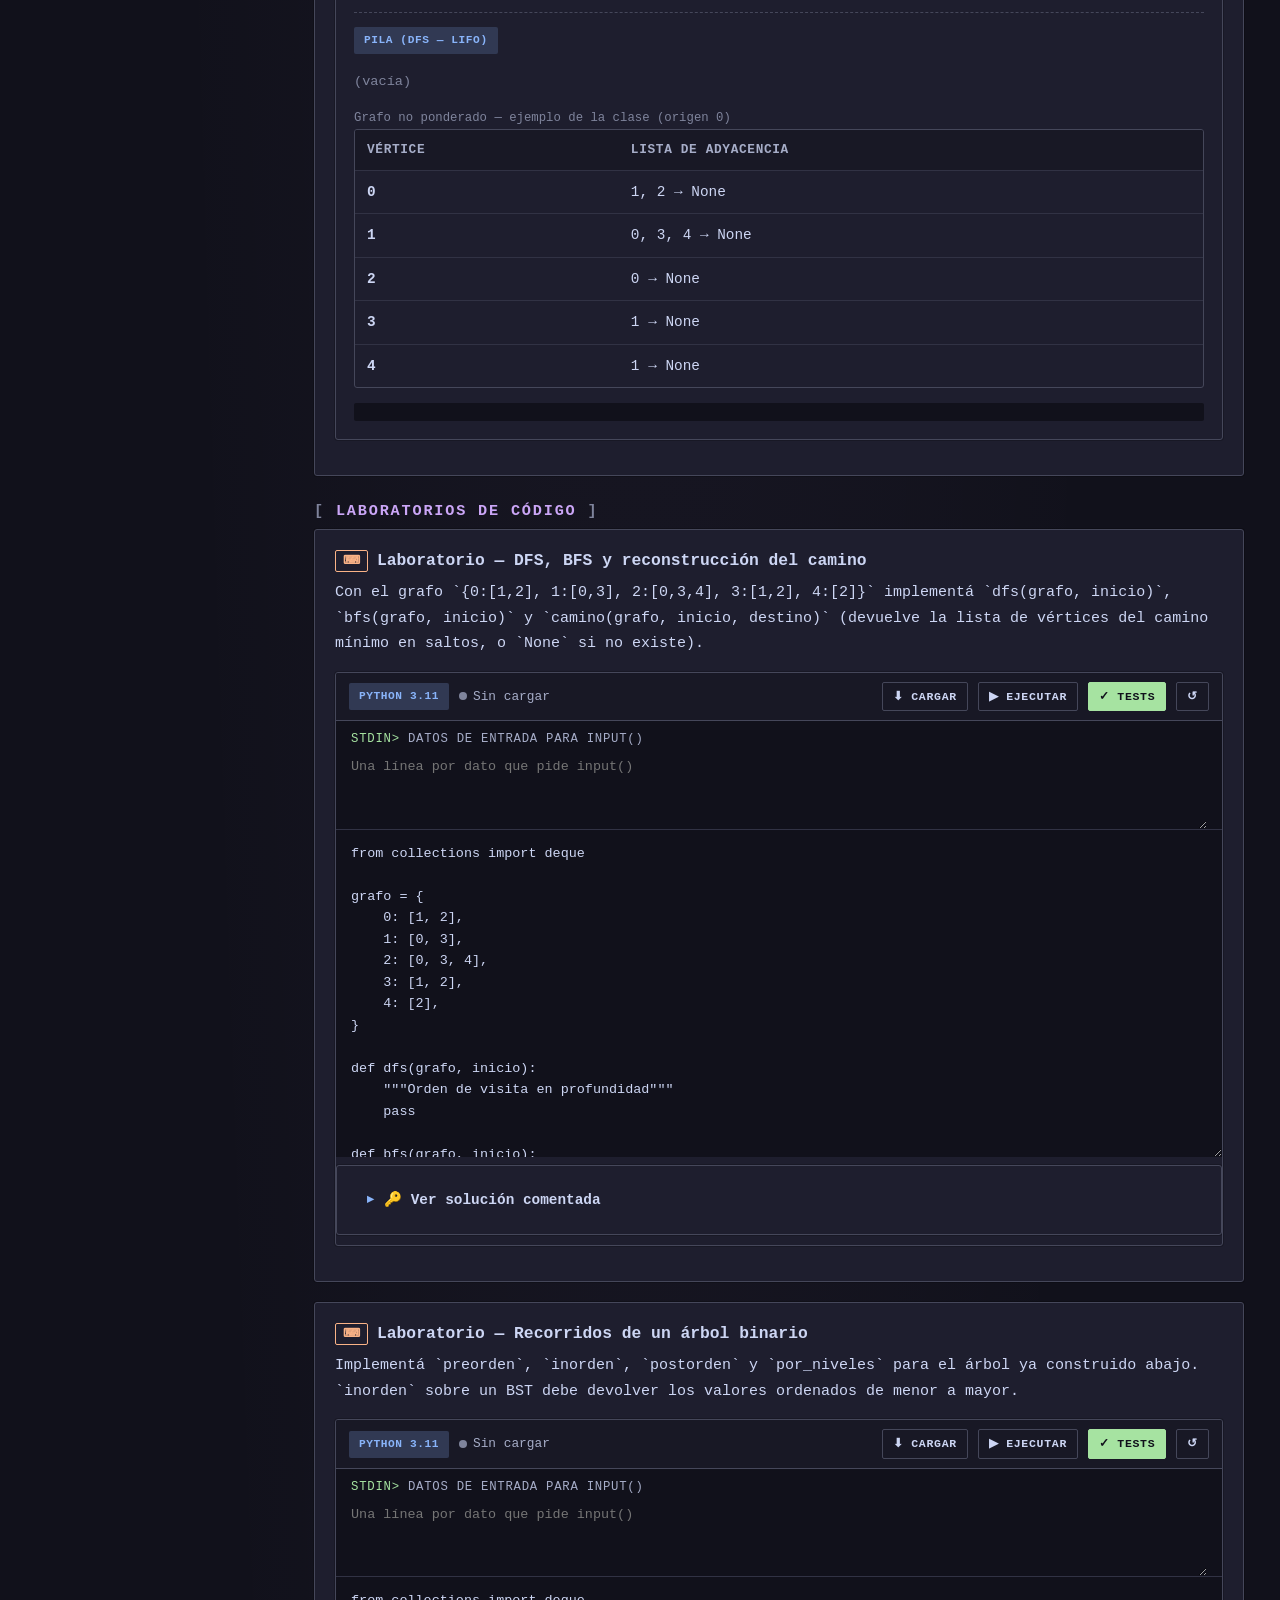
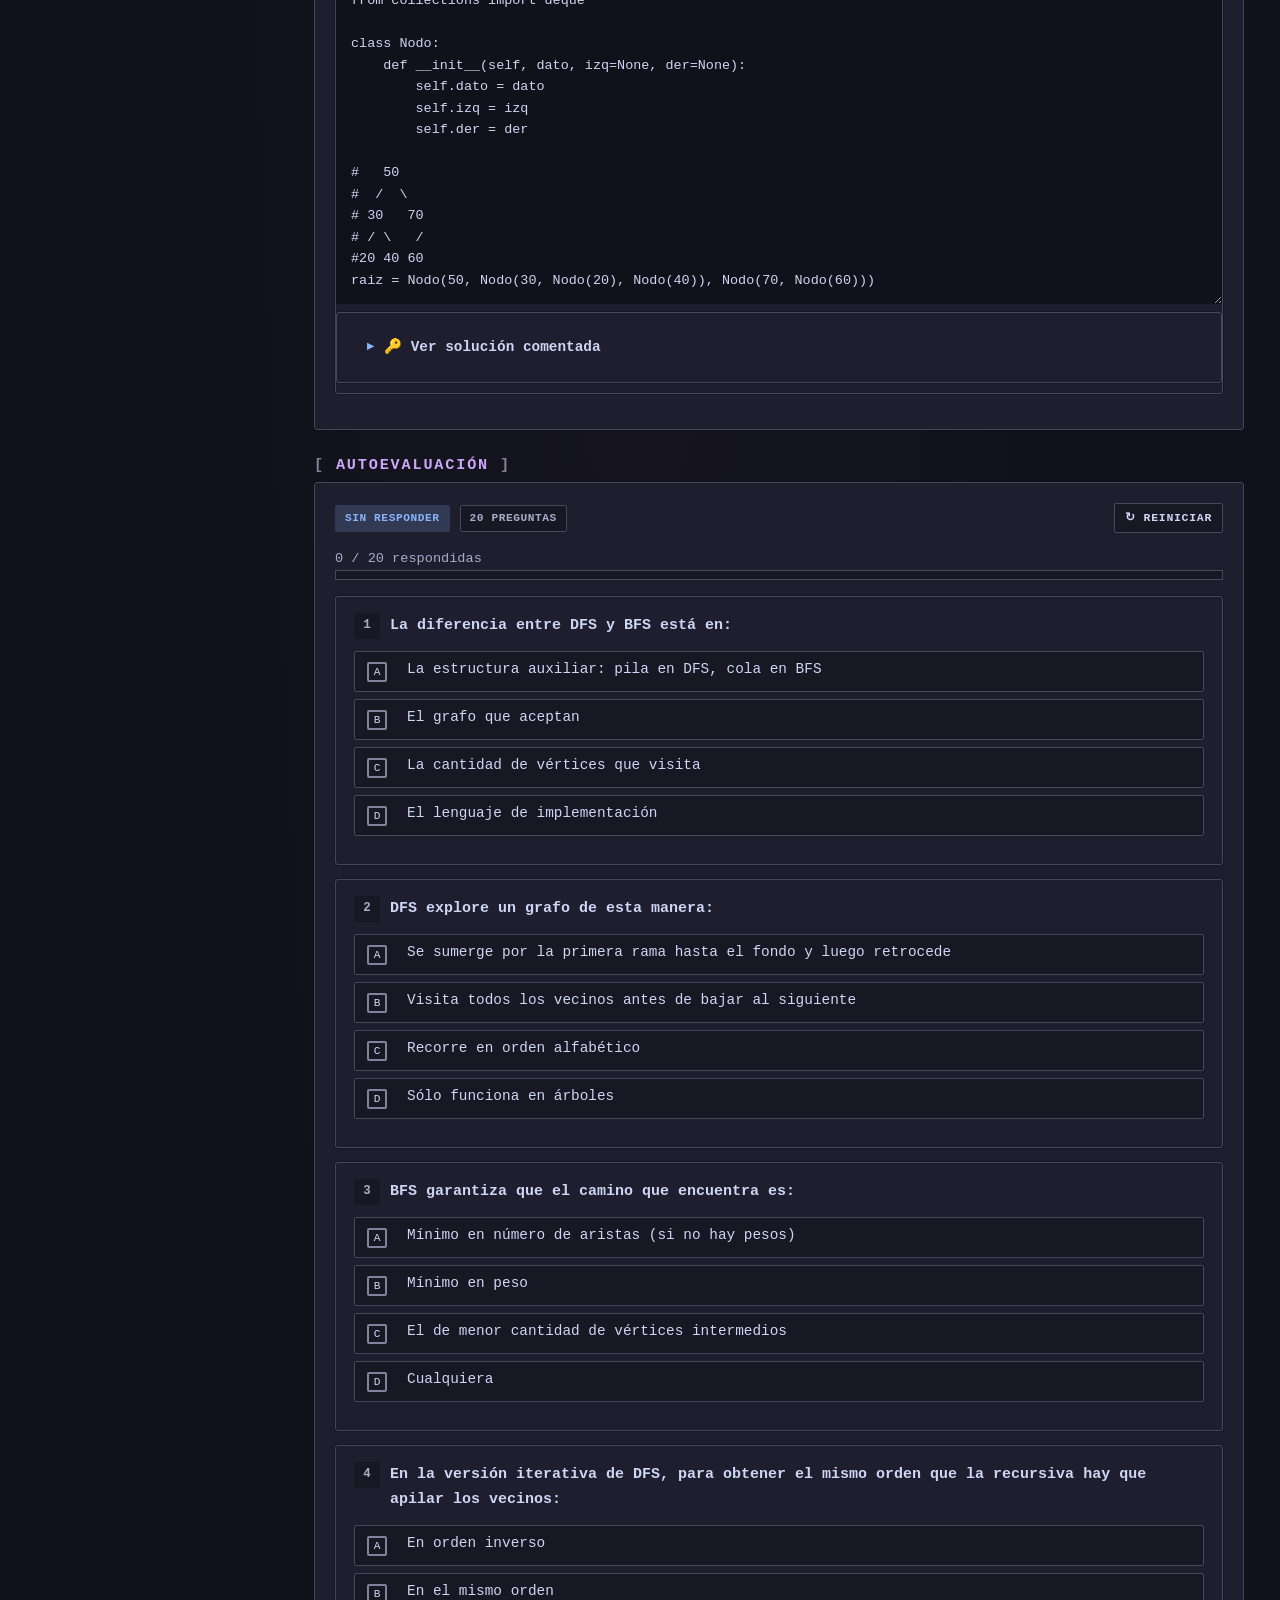
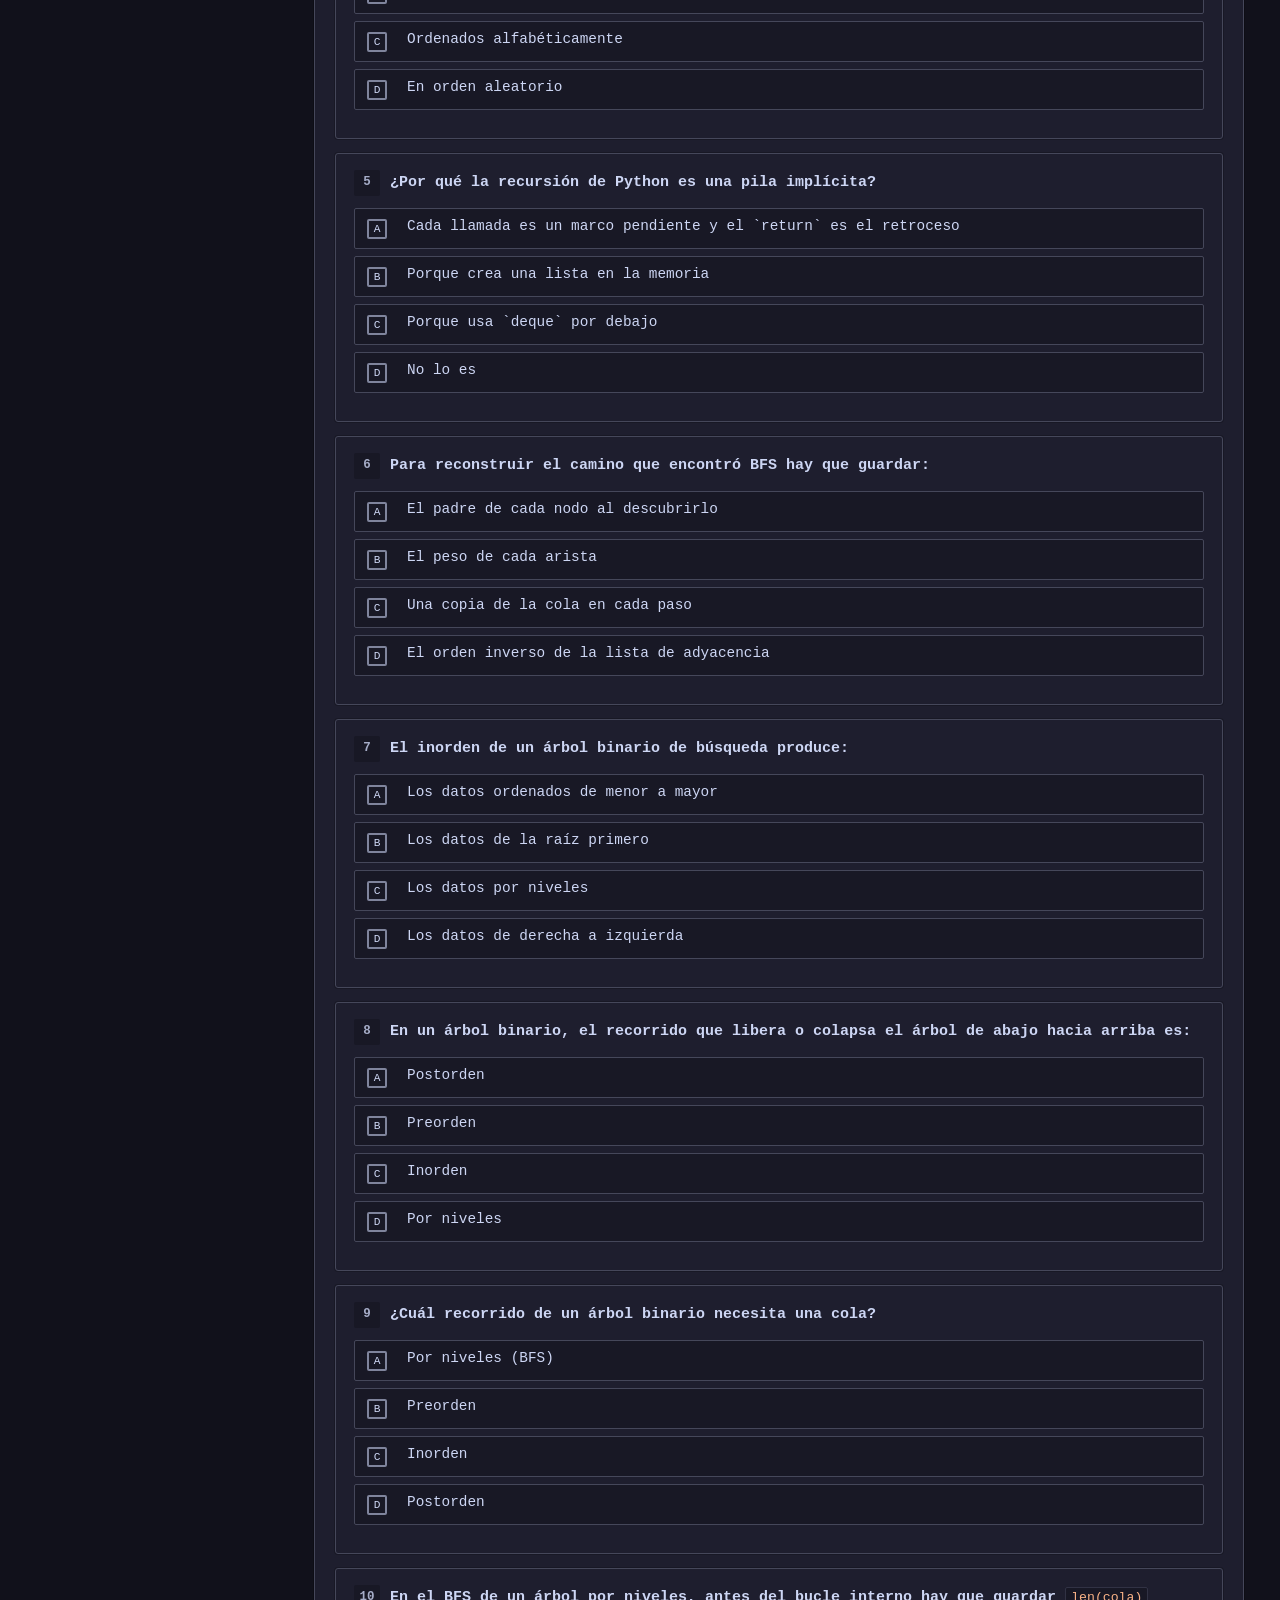
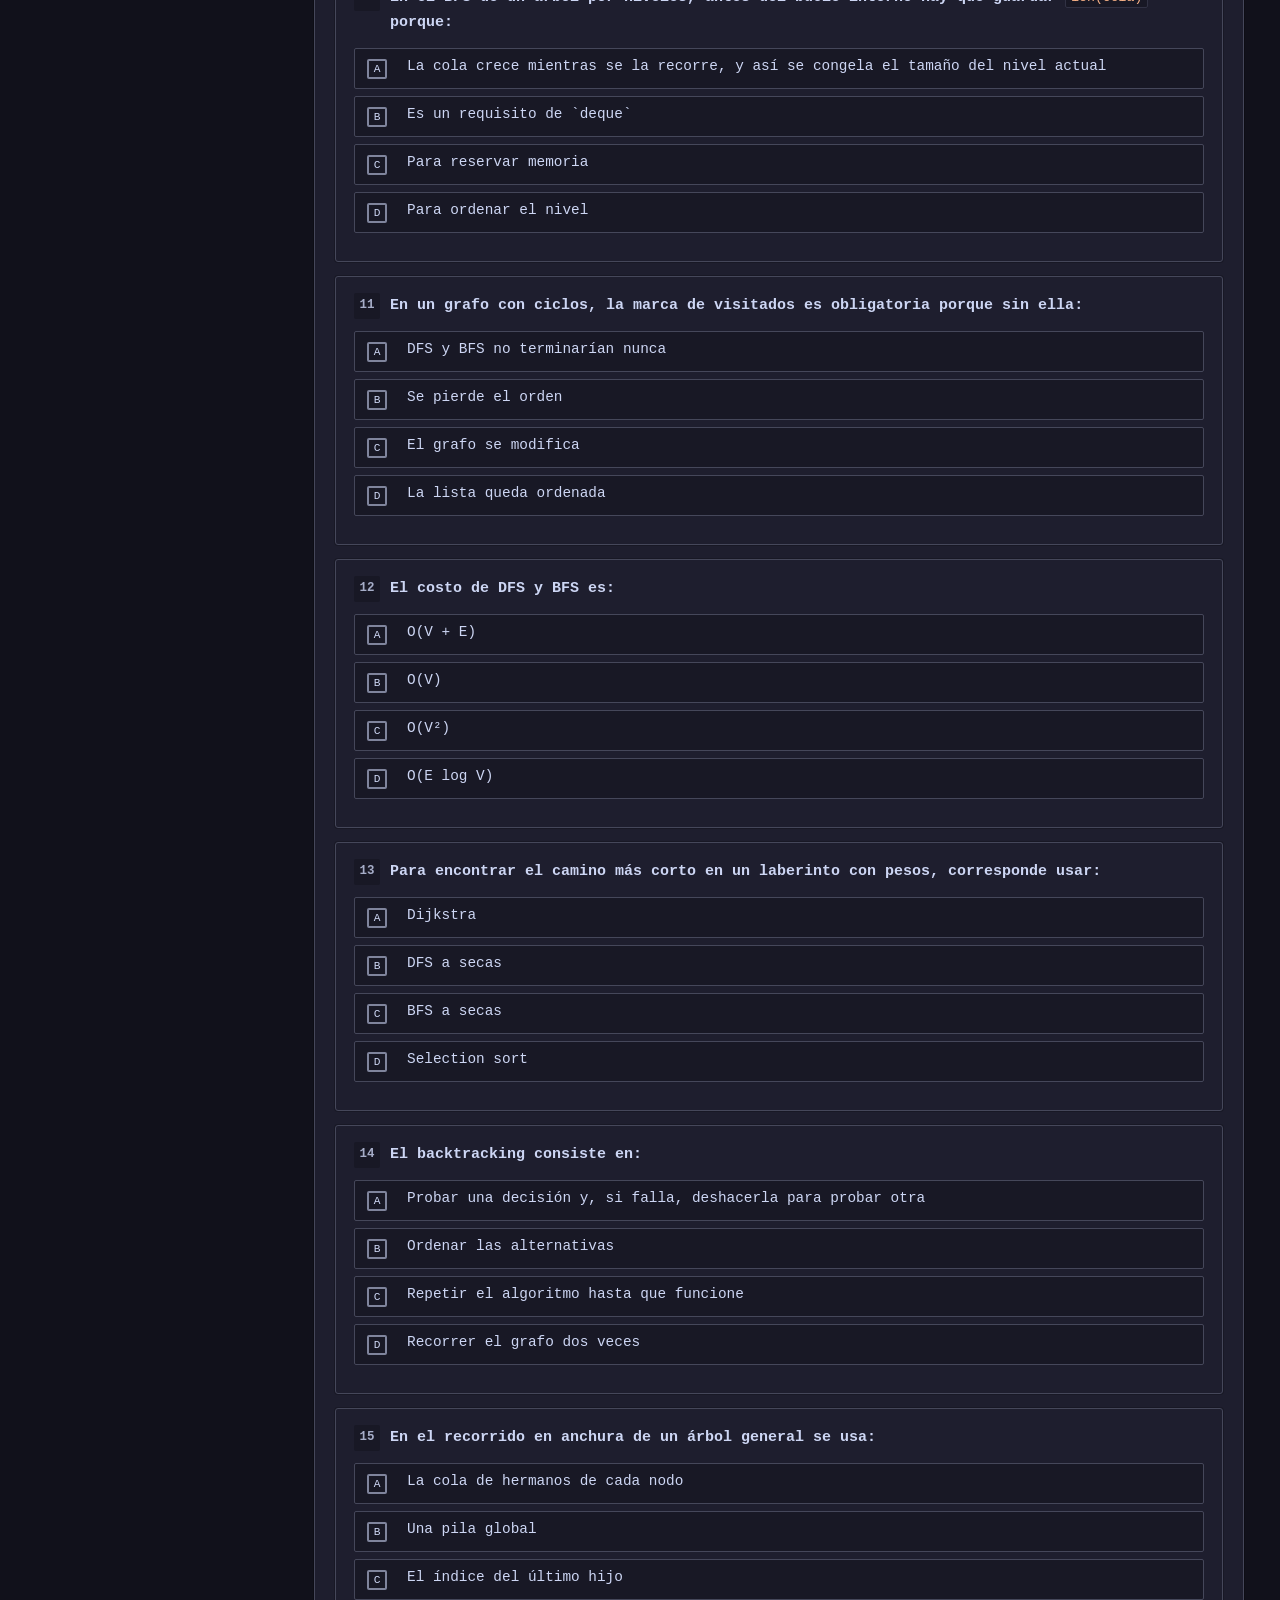
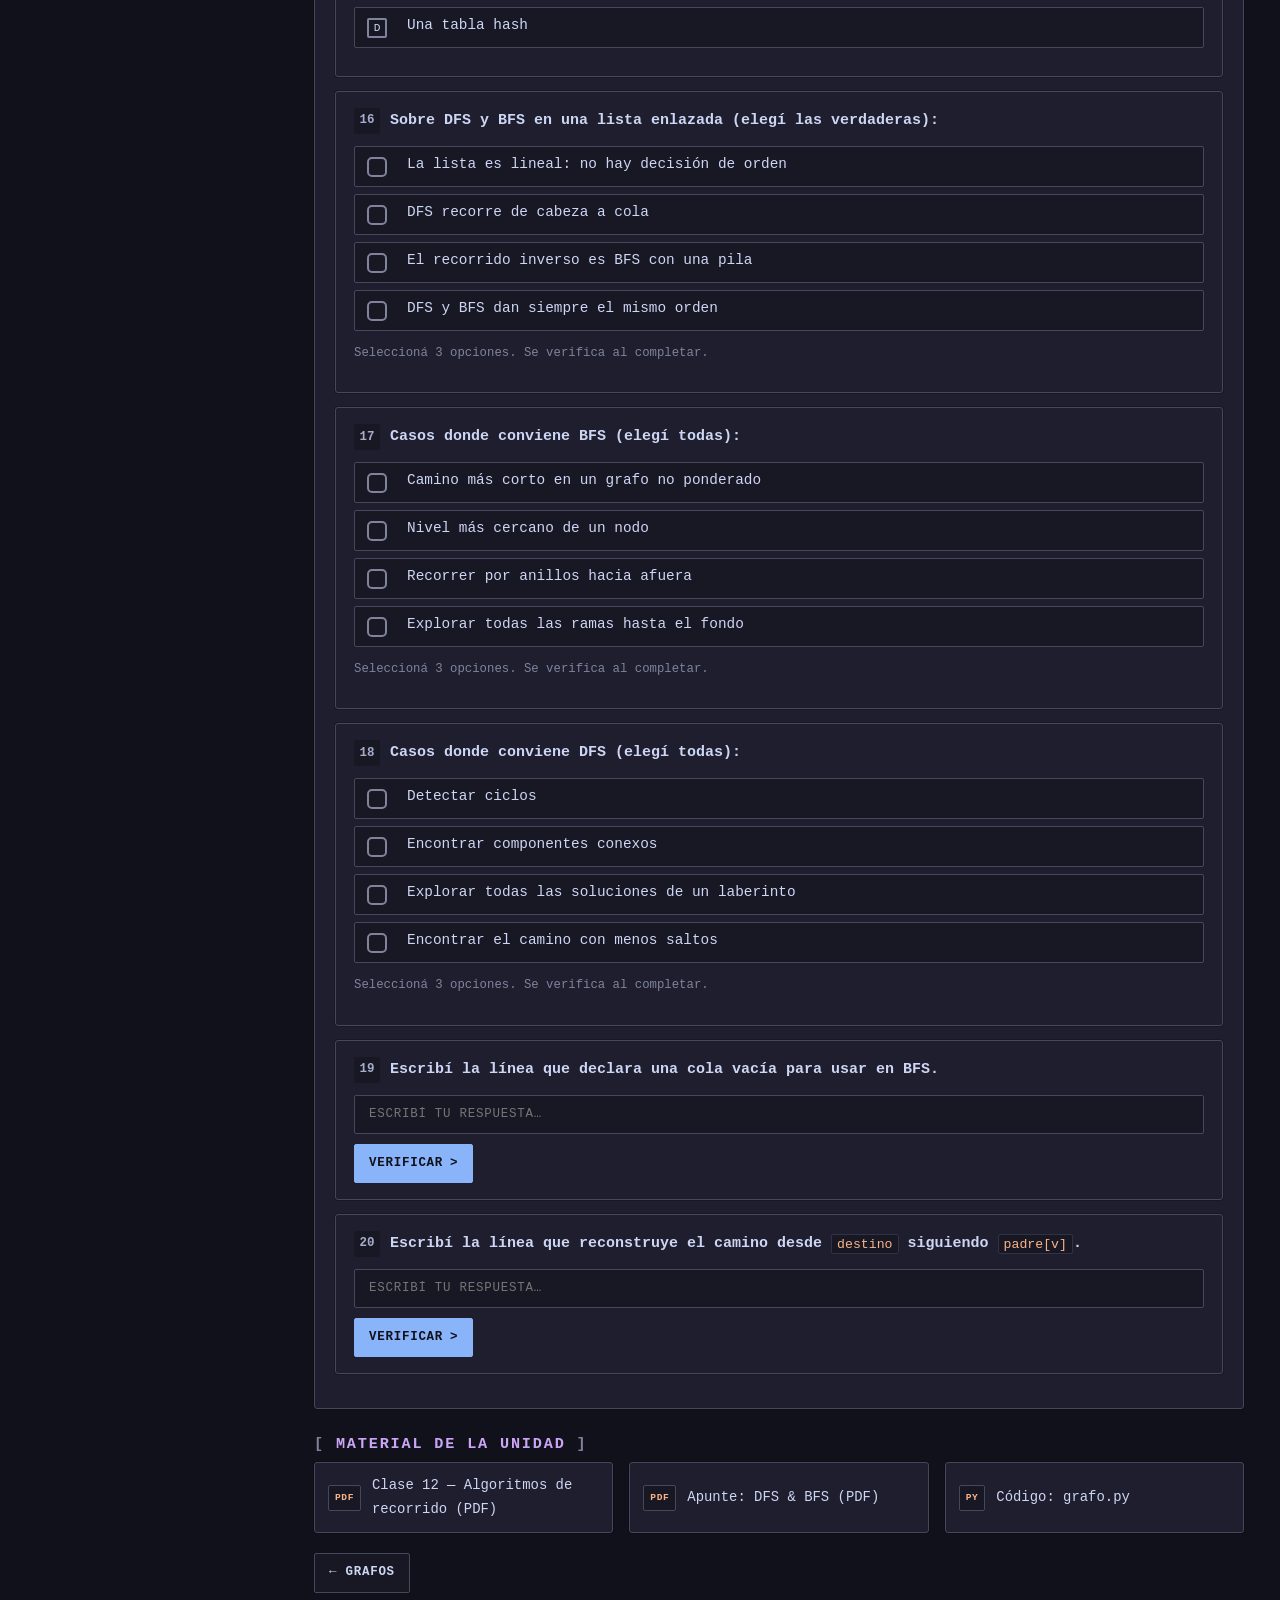
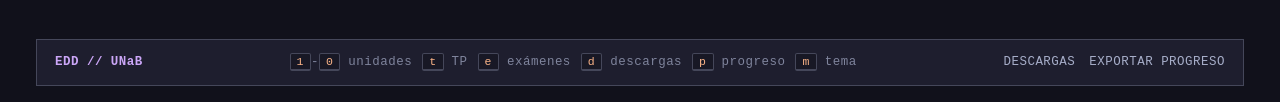
<file: u8/index.html>
<!DOCTYPE html>
<html lang="es" data-root="../">
<head>
  <meta charset="utf-8">
  <meta name="viewport" content="width=device-width, initial-scale=1">
  <title>U8 - Estructuras de Datos</title>
  <meta name="description" content="Unidad 8 del curso de Estructuras de Datos.">
  <link rel="stylesheet" href="../assets/css/main.css">
</head>
<body>
  <main class="wrap"></main>
  <script src="../assets/js/core.js"></script>
  <script src="../assets/js/quiz.js"></script>
  <script src="../assets/js/pyodide.js"></script>
  <script src="../assets/js/viz-linear.js"></script>
  <script src="../assets/js/viz-tree.js"></script>
  <script src="../assets/js/viz-heap.js"></script>
  <script src="../assets/js/viz-graph.js"></script>
  <script src="../assets/js/viz-recursion.js"></script>
  <script src="../assets/js/viz-sorting.js"></script>
  <script src="../assets/data/units.js"></script>
  <script src="../assets/data/quizzes.js"></script>
  <script src="../assets/data/tps.js"></script>
  <script src="../assets/data/exams.js"></script>
  <script src="../assets/js/pages.js"></script>
  <script>
  (function () {
    function boot() { EDD.unitPage('u8'); }
    if (document.readyState === 'loading') document.addEventListener('DOMContentLoaded', boot);
    else boot();
  })();
  </script>
</body>
</html>
</file>
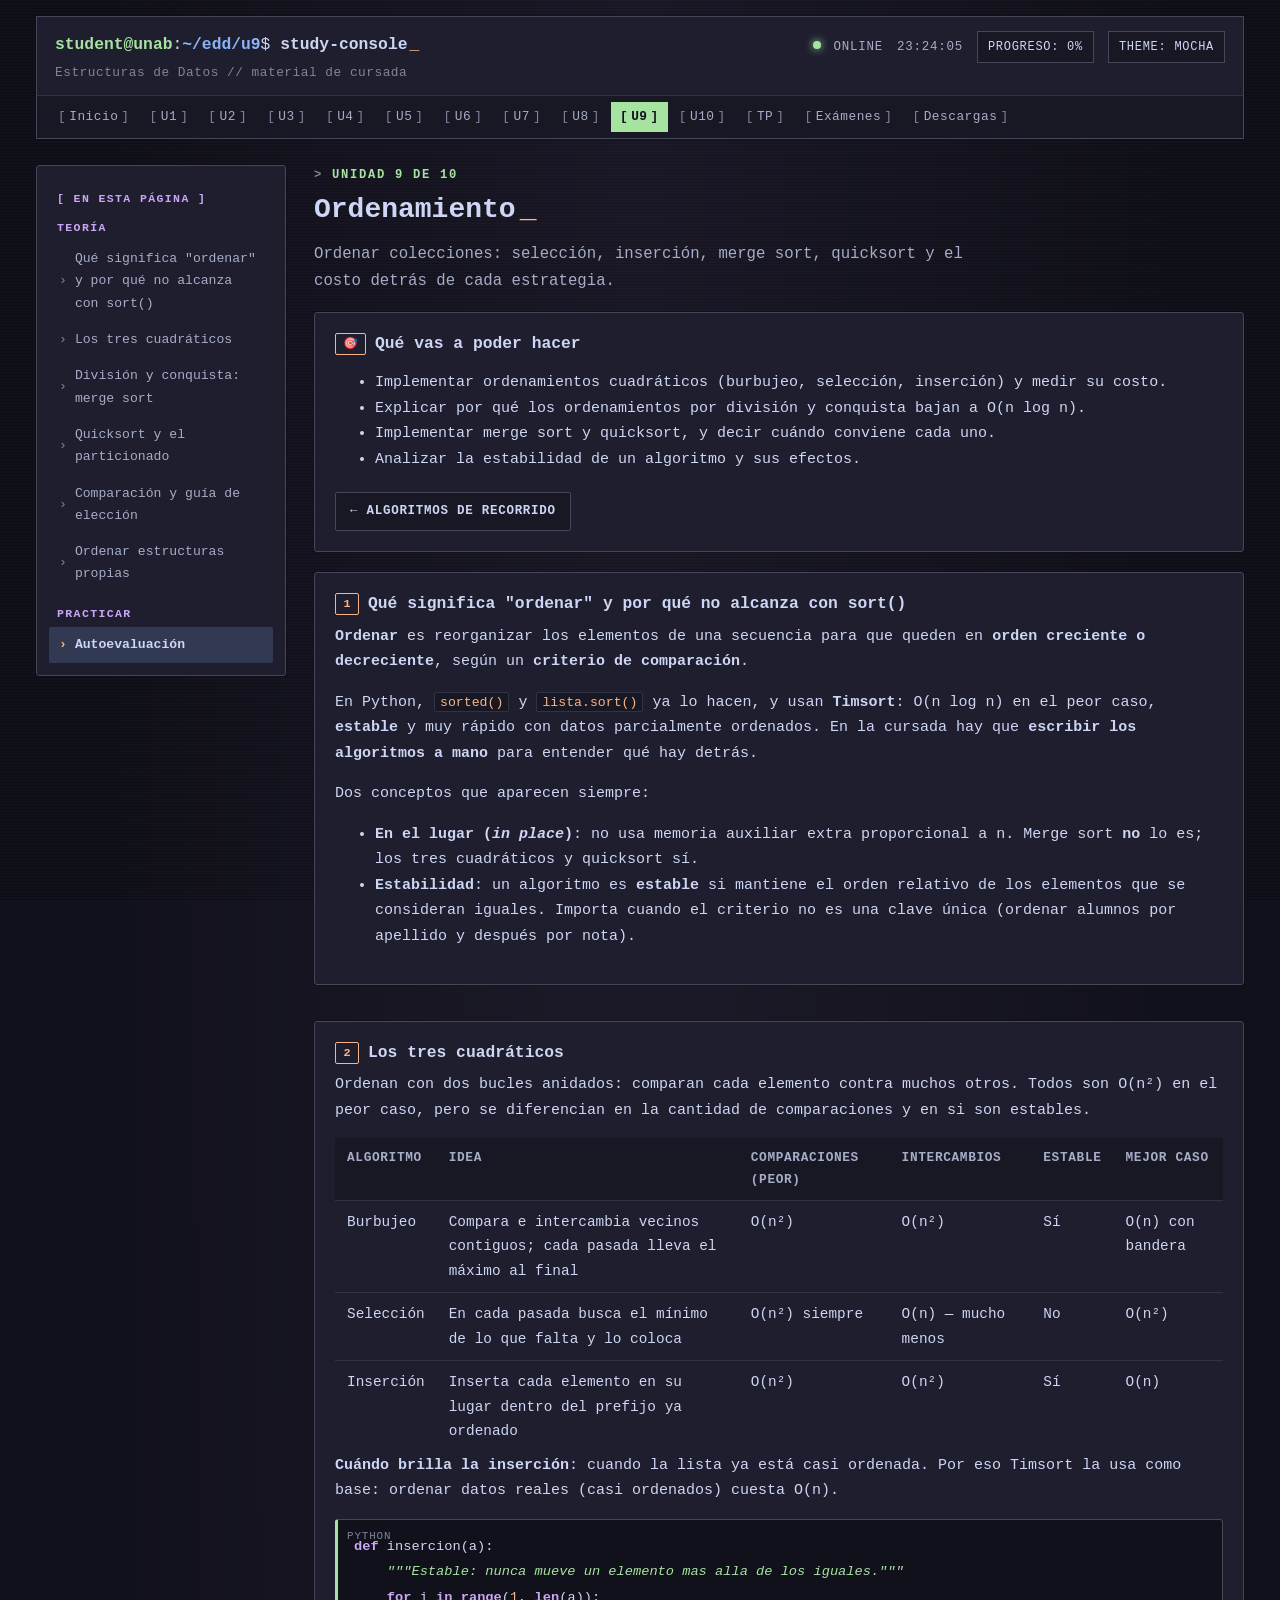
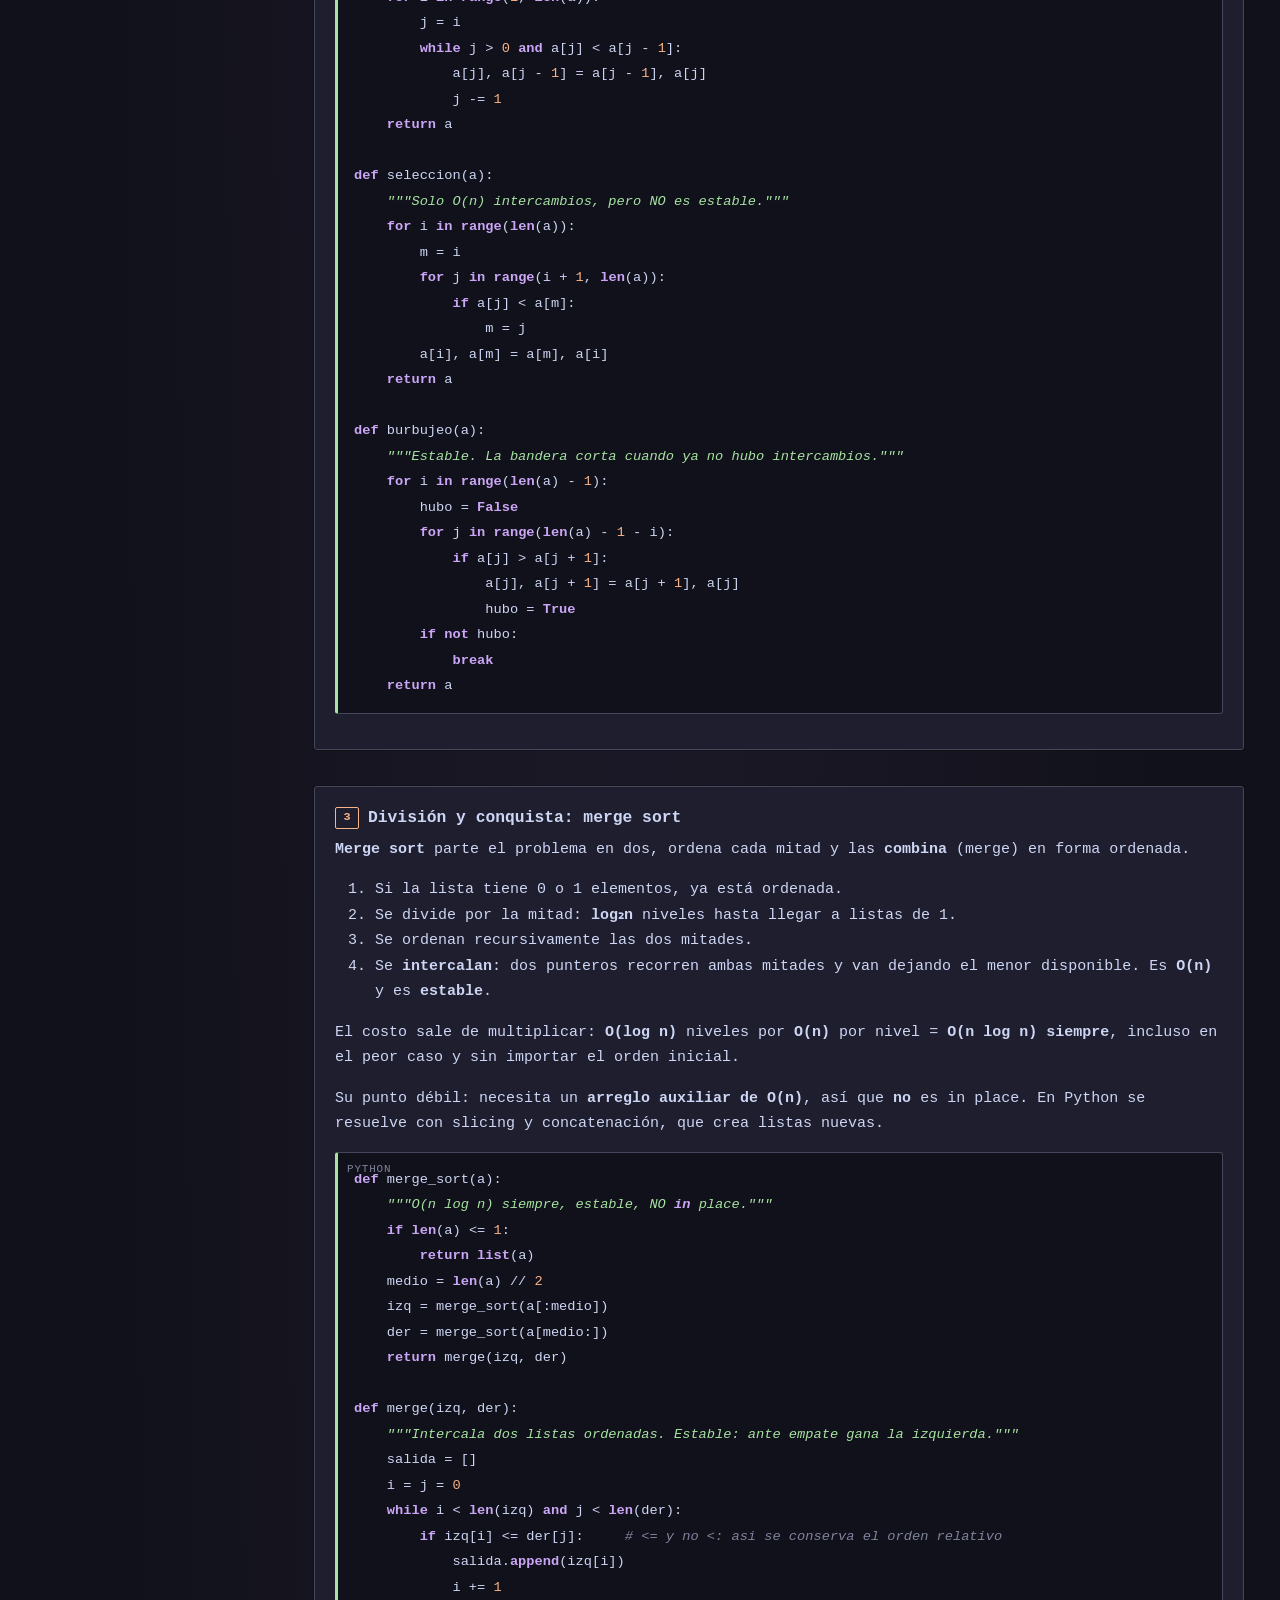
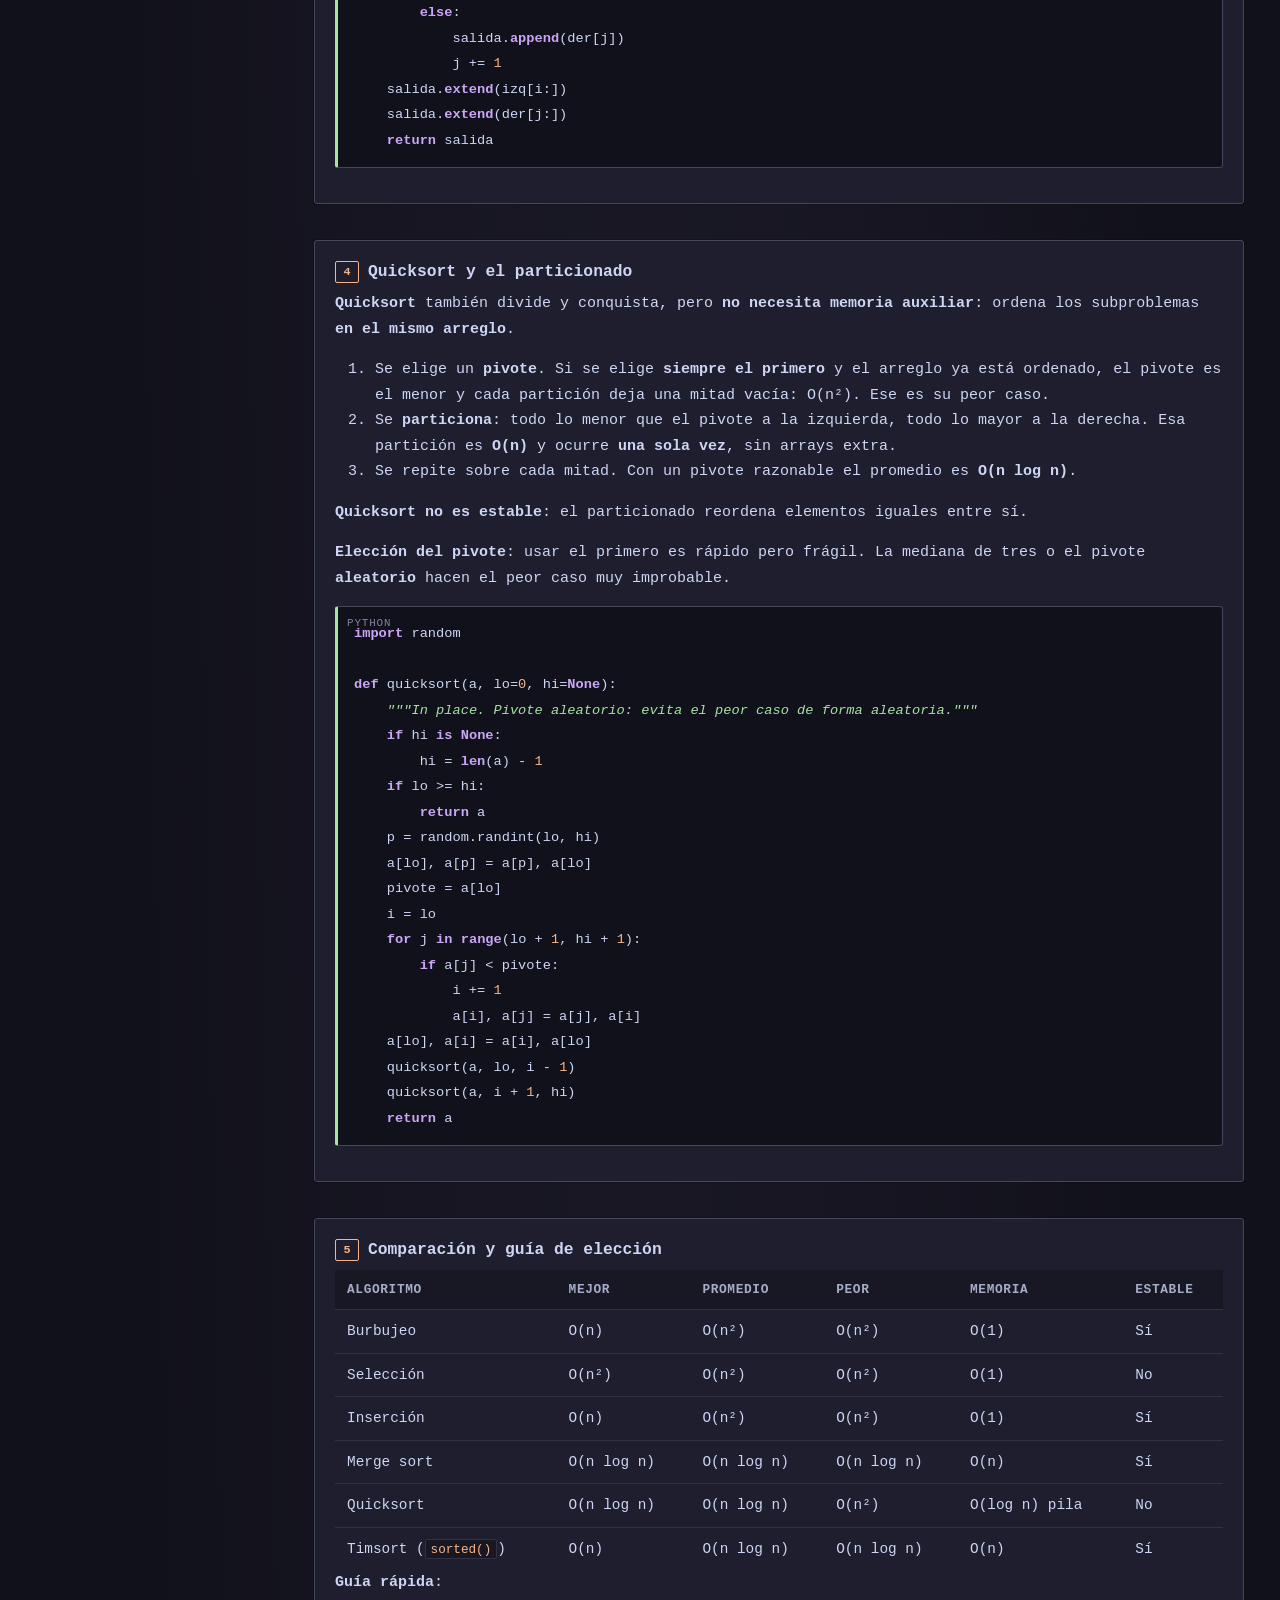
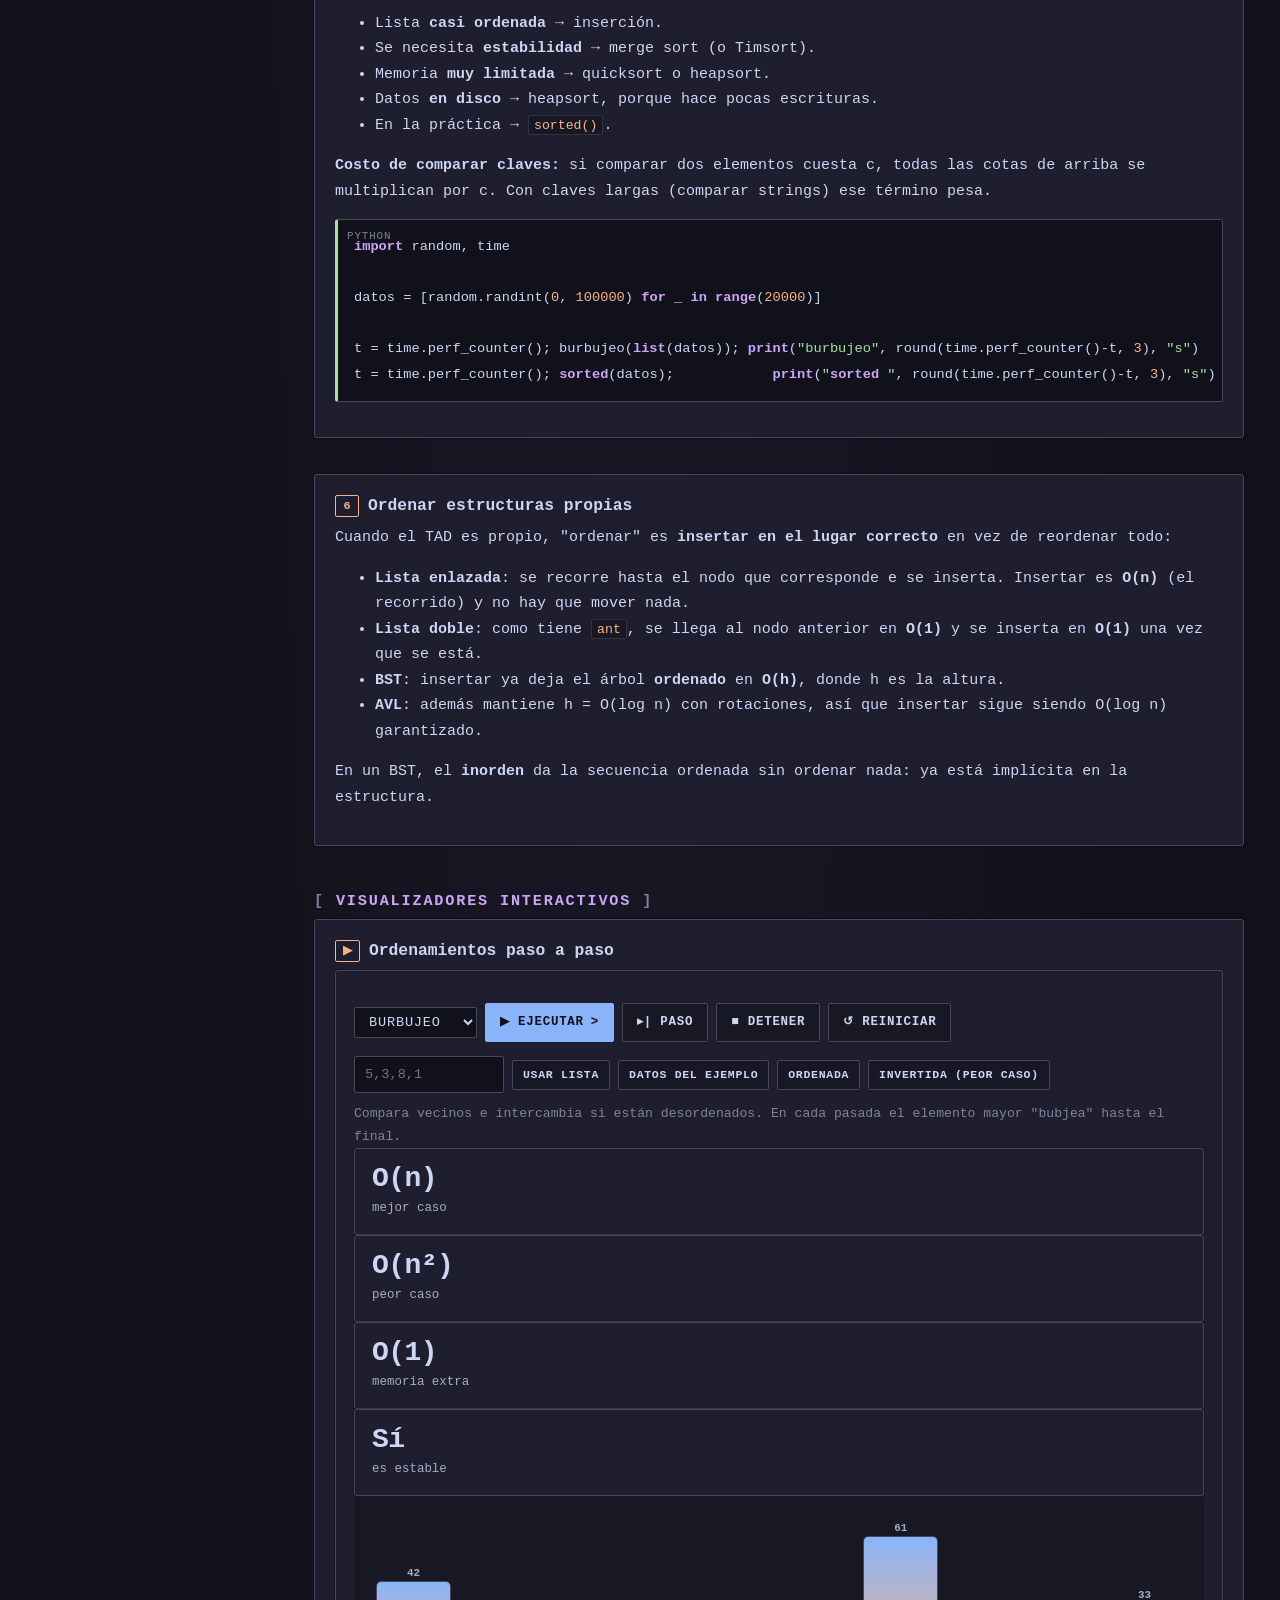
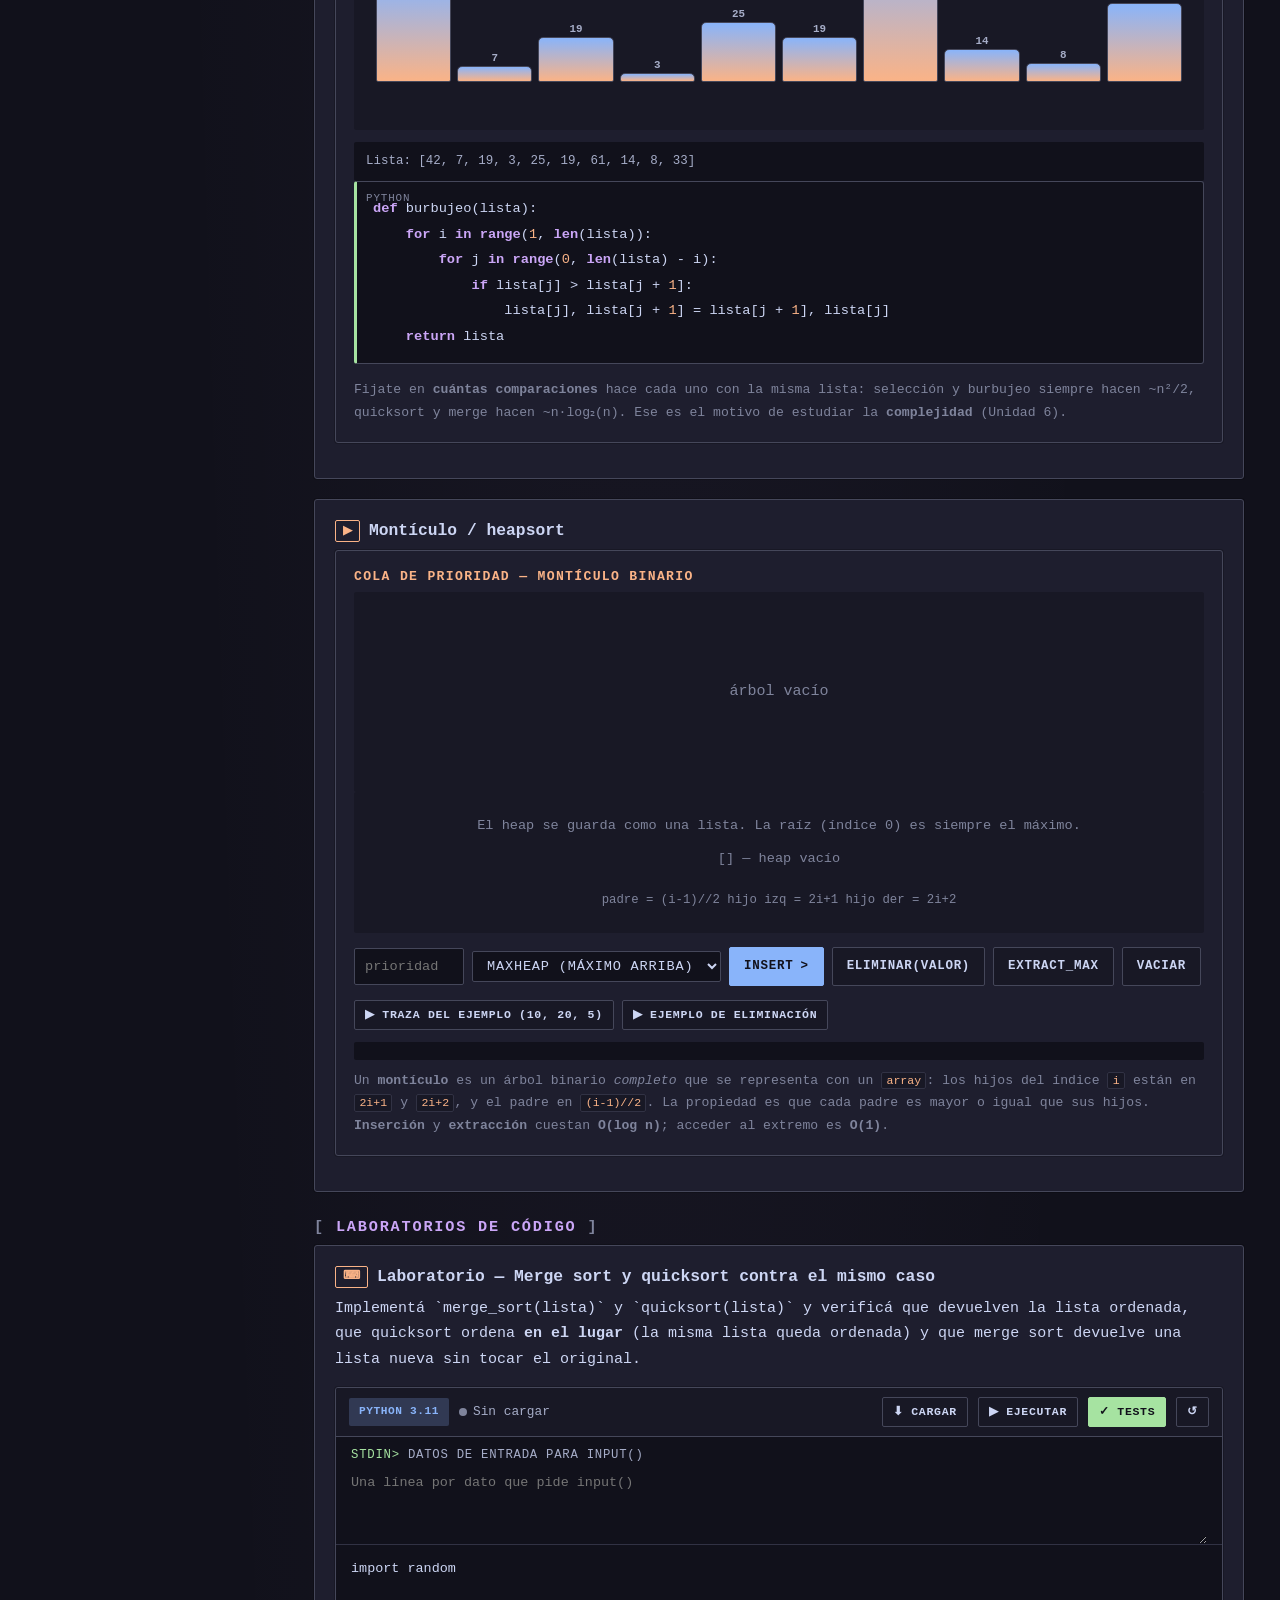
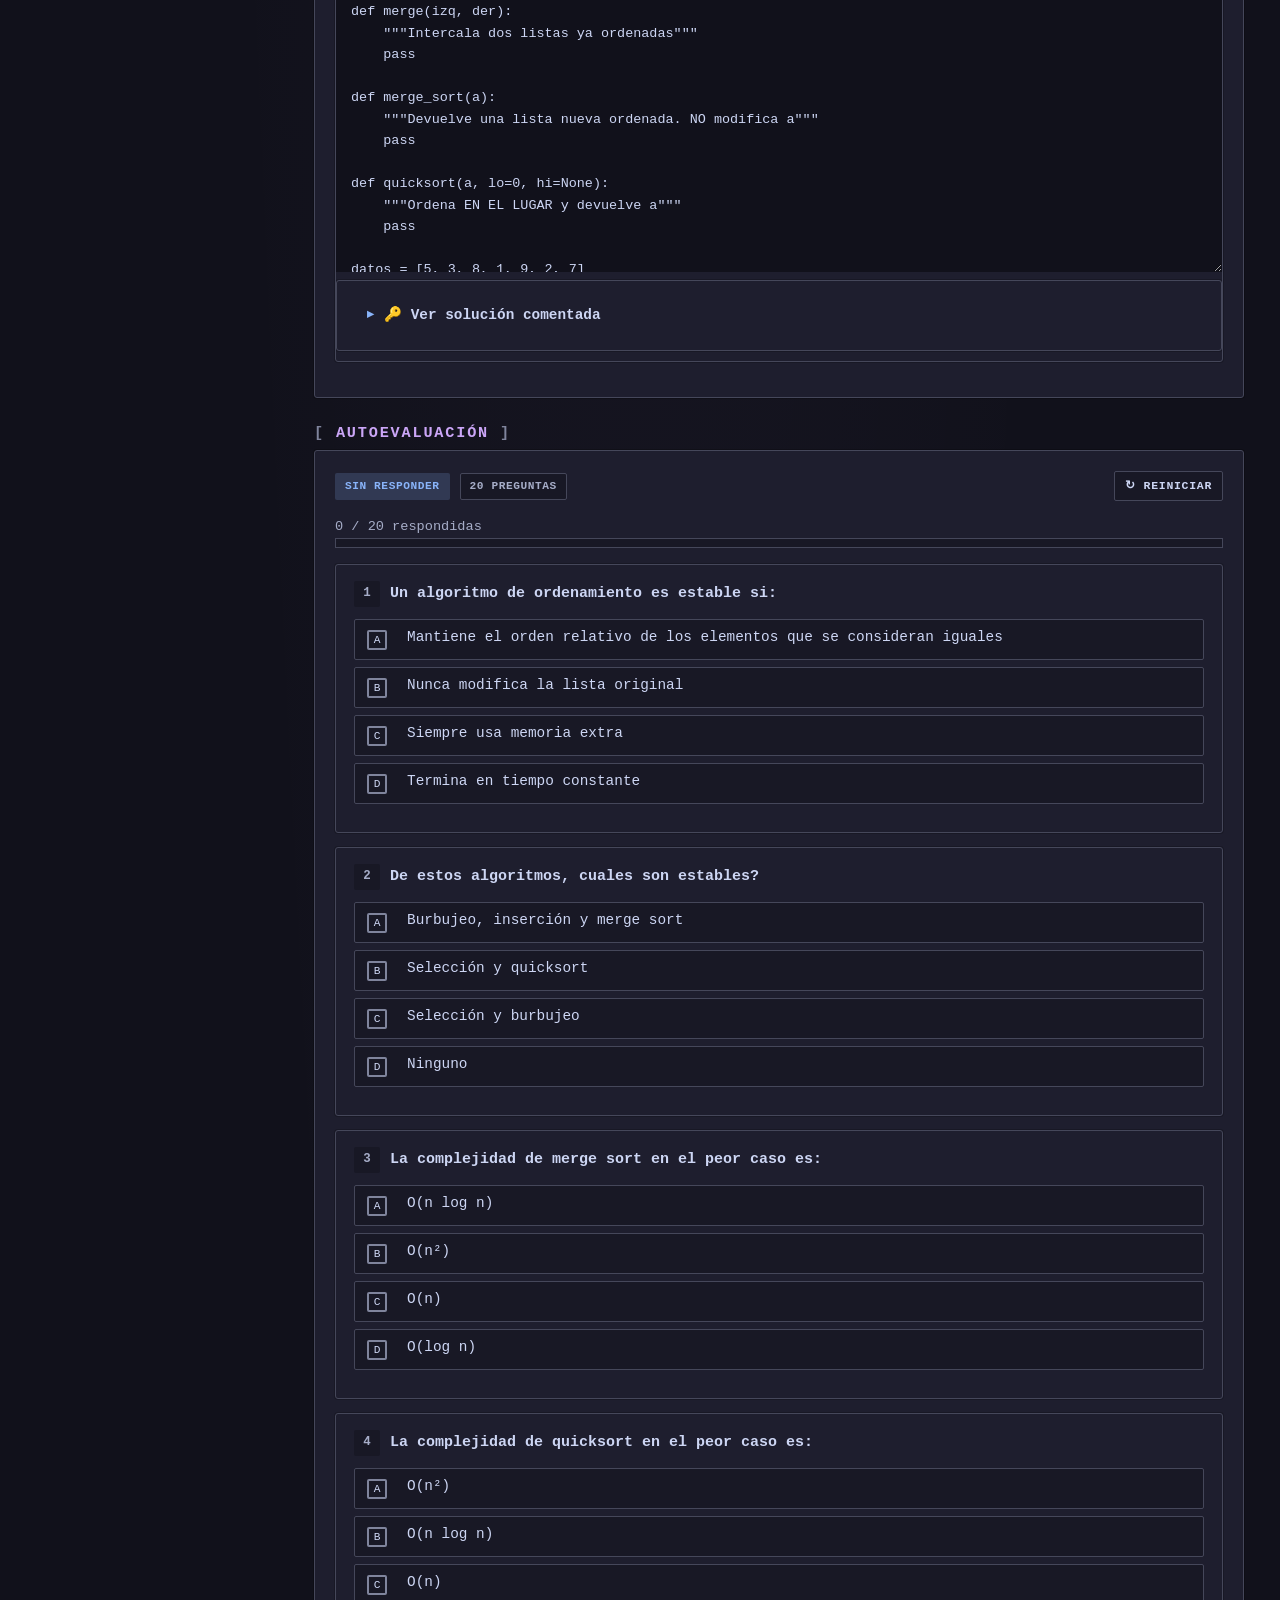
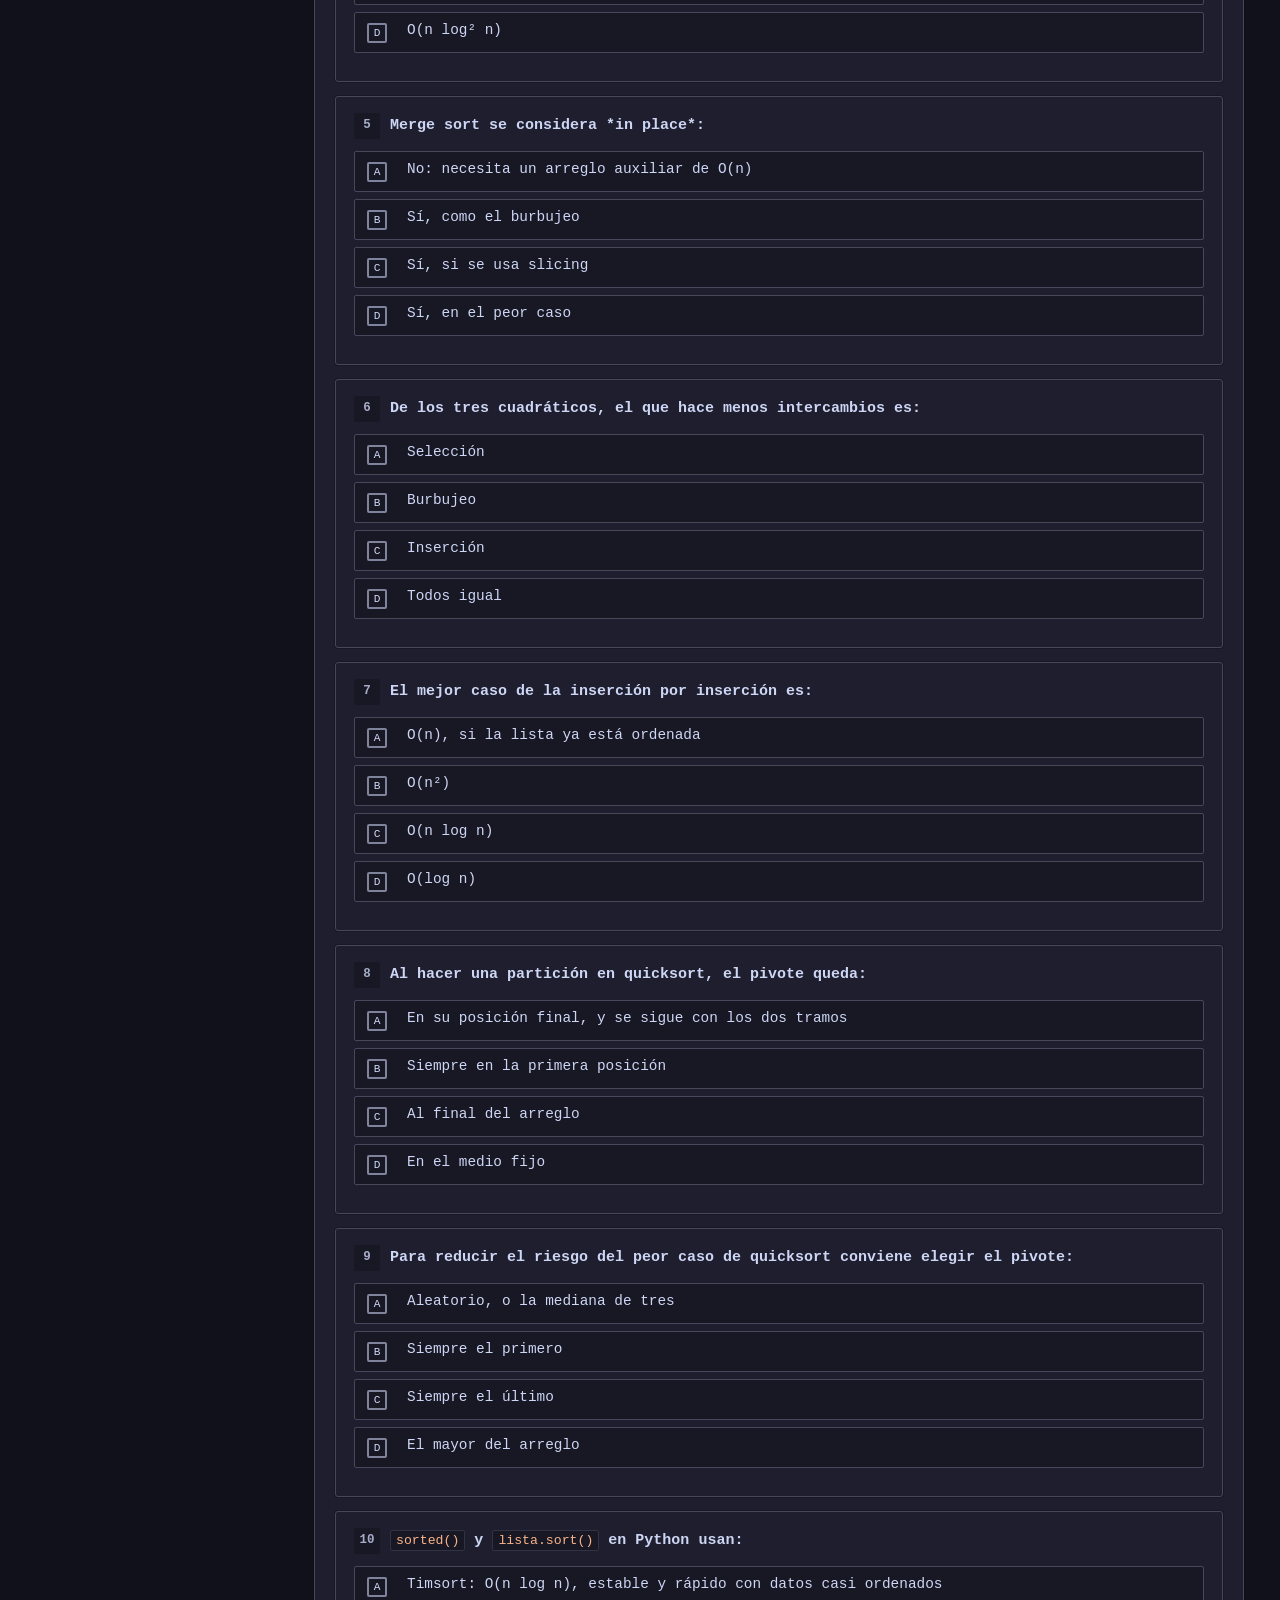
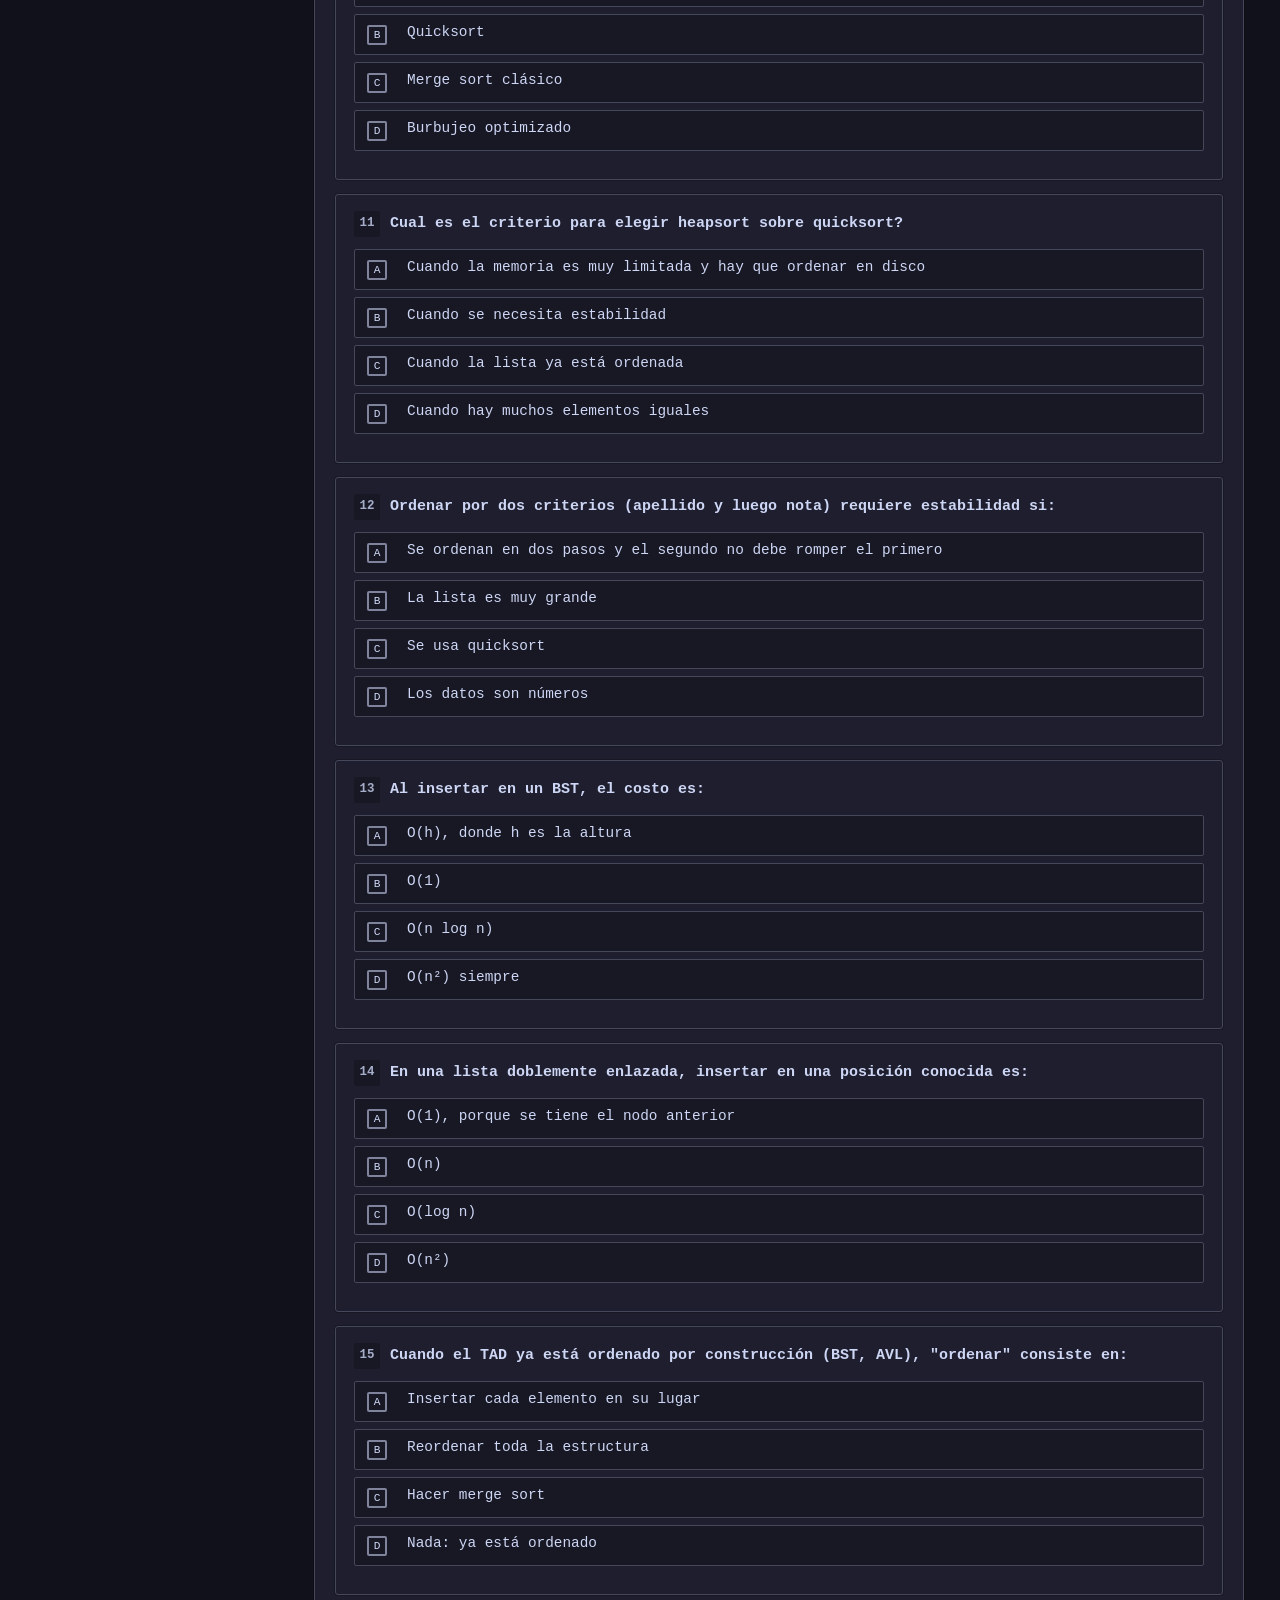
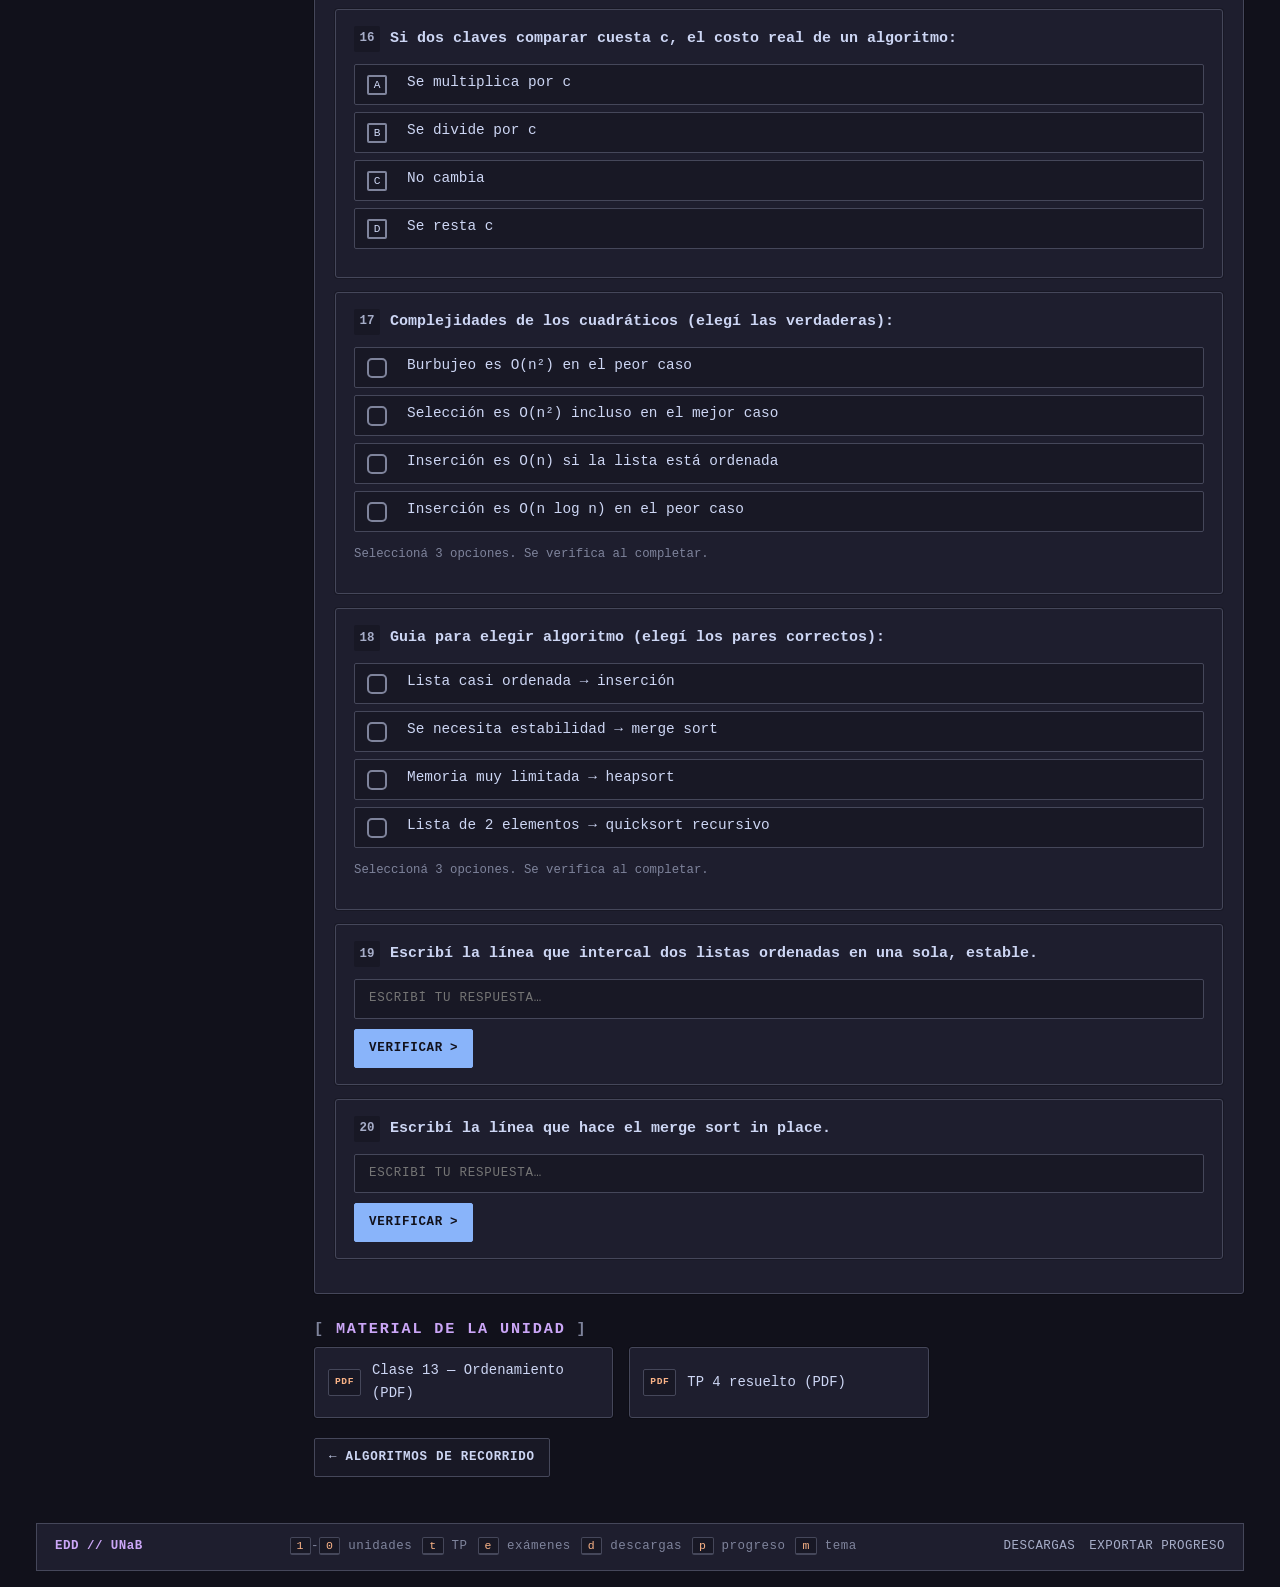
<file: u9/index.html>
<!DOCTYPE html>
<html lang="es" data-root="../">
<head>
  <meta charset="utf-8">
  <meta name="viewport" content="width=device-width, initial-scale=1">
  <title>U9 - Estructuras de Datos</title>
  <meta name="description" content="Unidad 9 del curso de Estructuras de Datos.">
  <link rel="stylesheet" href="../assets/css/main.css">
</head>
<body>
  <main class="wrap"></main>
  <script src="../assets/js/core.js"></script>
  <script src="../assets/js/quiz.js"></script>
  <script src="../assets/js/pyodide.js"></script>
  <script src="../assets/js/viz-linear.js"></script>
  <script src="../assets/js/viz-tree.js"></script>
  <script src="../assets/js/viz-heap.js"></script>
  <script src="../assets/js/viz-graph.js"></script>
  <script src="../assets/js/viz-recursion.js"></script>
  <script src="../assets/js/viz-sorting.js"></script>
  <script src="../assets/data/units.js"></script>
  <script src="../assets/data/quizzes.js"></script>
  <script src="../assets/data/tps.js"></script>
  <script src="../assets/data/exams.js"></script>
  <script src="../assets/js/pages.js"></script>
  <script>
  (function () {
    function boot() { EDD.unitPage('u9'); }
    if (document.readyState === 'loading') document.addEventListener('DOMContentLoaded', boot);
    else boot();
  })();
  </script>
</body>
</html>
</file>
<file: assets/css/main.css>
/* ============================================================
   Estructuras de Datos — Material Interactivo
   Design system. Sin dependencias. Funciona en file:// y http://
   ============================================================ */

/* Paleta Catppuccin: Mocha (oscuro, por defecto) y Latte (claro).
   Las variantes -soft se derivan con color-mix para que los dos temas
   solo tengan que declarar los colores base. */
:root {
  --bg:            #11111b;
  --bg-soft:       #181825;
  --bg-card:       #1e1e2e;
  --bg-inset:      #181825;
  --bg-code:       #11111b;

  --fg:            #cdd6f4;
  --fg-muted:      #a6adc8;
  --fg-dim:        #7f849c;

  --line:          #45475a;
  --line-soft:     #313244;

  --brand:         #89b4fa;
  --brand-dark:    #74c7ec;
  --accent:        #fab387;
  --prompt:        #a6e3a1;
  --path:          #89b4fa;
  --title:         #cba6f7;

  --ok:            #a6e3a1;
  --warn:          #f9e2af;
  --err:           #f38ba8;
  --on-color:      #11111b;

  --u1:#89b4fa; --u2:#a6e3a1; --u3:#fab387; --u4:#cba6f7;
  --u5:#f38ba8; --u6:#94e2d5; --u7:#b4befe;
  --u8:#f5c2e7; --u9:#74c7ec; --u10:#f9e2af;

  --scan: rgba(0,0,0,.18);

  /* Métricas */
  --r-sm: 2px; --r: 3px; --r-lg: 4px;
  --sp: 16px;
  --shadow: 0 0 0 1px rgba(0,0,0,.2);
  --shadow-lg: 0 10px 40px rgba(0,0,0,.55);
  --mono: "JetBrains Mono", "Cascadia Code", "Fira Code", ui-monospace, Consolas, monospace;
  --sans: var(--mono);
  --maxw: 1240px;
}

[data-theme="light"] {
  --bg: #dce0e8; --bg-soft: #e6e9ef; --bg-card: #eff1f5; --bg-inset: #e6e9ef;
  --bg-code: #e6e9ef;
  --fg: #4c4f69; --fg-muted: #5c5f77; --fg-dim: #8c8fa1;
  --line: #bcc0cc; --line-soft: #ccd0da;
  --brand: #1e66f5; --brand-dark: #209fb5; --accent: #fe640b;
  --prompt: #40a02b; --path: #1e66f5; --title: #8839ef;
  --ok: #40a02b; --warn: #df8e1d; --err: #d20f39; --on-color: #ffffff;
  --u1:#1e66f5; --u2:#40a02b; --u3:#fe640b; --u4:#8839ef;
  --u5:#d20f39; --u6:#179299; --u7:#7287fd;
  --u8:#ea76cb; --u9:#209fb5; --u10:#df8e1d;
  --scan: rgba(76,79,105,.05);
  --shadow-lg: 0 10px 40px rgba(76,79,105,.25);
}

:root, [data-theme="light"] {
  --brand-soft:  color-mix(in srgb, var(--brand) 18%, var(--bg-card));
  --accent-soft: color-mix(in srgb, var(--accent) 18%, var(--bg-card));
  --ok-soft:     color-mix(in srgb, var(--ok) 18%, var(--bg-card));
  --warn-soft:   color-mix(in srgb, var(--warn) 18%, var(--bg-card));
  --err-soft:    color-mix(in srgb, var(--err) 18%, var(--bg-card));
  --u1-soft: color-mix(in srgb, var(--u1) 18%, var(--bg-card));
  --u2-soft: color-mix(in srgb, var(--u2) 18%, var(--bg-card));
  --u3-soft: color-mix(in srgb, var(--u3) 18%, var(--bg-card));
  --u4-soft: color-mix(in srgb, var(--u4) 18%, var(--bg-card));
  --u5-soft: color-mix(in srgb, var(--u5) 18%, var(--bg-card));
  --u6-soft: color-mix(in srgb, var(--u6) 18%, var(--bg-card));
  --u7-soft: color-mix(in srgb, var(--u7) 18%, var(--bg-card));
  --u8-soft: color-mix(in srgb, var(--u8) 18%, var(--bg-card));
  --u9-soft: color-mix(in srgb, var(--u9) 18%, var(--bg-card));
  --u10-soft: color-mix(in srgb, var(--u10) 18%, var(--bg-card));
}

* { box-sizing: border-box; }

html { scroll-behavior: smooth; scroll-padding-top: 20px; }

body {
  margin: 0;
  font-family: var(--sans);
  background: var(--bg);
  color: var(--fg);
  line-height: 1.65;
  font-size: 16px;
  -webkit-font-smoothing: antialiased;
}

a { color: var(--brand); text-decoration: none; }
a:hover { text-decoration: underline; }

h1, h2, h3, h4 { line-height: 1.25; margin: 0 0 .5em; font-weight: 700; }
h1 { font-size: 2rem; letter-spacing: -.02em; }
h2 { font-size: 1.45rem; }
h3 { font-size: 1.15rem; }
h4 { font-size: 1rem; }
p { margin: 0 0 1em; }
hr { border: 0; border-top: 1px solid var(--line); margin: 2rem 0; }

::selection { background: var(--brand-soft); color: var(--fg); }

/* ---------- Layout ---------- */
.wrap { max-width: var(--maxw); margin: 0 auto; padding: 0 var(--sp); }

.layout { display: grid; grid-template-columns: 250px minmax(0,1fr); gap: 28px; align-items: start; }
@media (max-width: 900px) { .layout { grid-template-columns: 1fr; } .sidebar { position: static !important; } }

.sidebar {
  position: sticky; top: 16px;
  max-height: calc(100vh - 32px); overflow-y: auto;
  background: var(--bg-card); border: 1px solid var(--line);
  border-radius: var(--r); padding: 12px;
}
.sidebar h4 {
  font-size: .72rem; text-transform: uppercase; letter-spacing: .09em;
  color: var(--fg-dim); margin: 14px 8px 6px;
}
.sidebar a {
  display: flex; align-items: center; gap: 8px;
  padding: 7px 10px; border-radius: var(--r-sm);
  color: var(--fg-muted); font-size: .89rem; text-decoration: none;
}
.sidebar a:hover { background: var(--bg-inset); color: var(--fg); text-decoration: none; }
.sidebar a.active { background: var(--brand-soft); color: var(--fg); font-weight: 600; }
.sidebar a .dot { width: 8px; height: 8px; border-radius: 50%; background: var(--fg-dim); flex: none; }
.sidebar a.active .dot { background: var(--brand); }

/* ---------- Encabezado tipo consola ---------- */
.topbar {
  max-width: var(--maxw); margin: 16px auto 26px; padding: 0 var(--sp);
}
.topbar-inner {
  background: var(--bg-card); border: 1px solid var(--line); box-shadow: var(--shadow);
  padding: 14px 18px 0;
}
.topbar-row { display: flex; justify-content: space-between; align-items: flex-start; gap: 16px; flex-wrap: wrap; }
.brand { display: inline-block; color: var(--fg); font-size: 1.02rem; word-break: break-all; }
.brand:hover { text-decoration: none; }
.brand strong { color: var(--fg); }
.prompt { color: var(--prompt); font-weight: 700; }
.path { color: var(--path); font-weight: 700; }
.cursor { color: var(--accent); animation: blink 1.05s steps(1) infinite; margin-left: 2px; }
@keyframes blink { 50% { opacity: 0; } }
.subtitle { margin: 3px 0 0; color: var(--fg-dim); font-size: .8rem; letter-spacing: .04em; }
.system-status { display: flex; align-items: center; gap: 14px; flex-wrap: wrap; font-size: .78rem; color: var(--fg-muted); letter-spacing: .06em; }
.system-status .dot { display: inline-block; width: 8px; height: 8px; border-radius: 50%; background: var(--fg-dim); margin-right: 4px; vertical-align: 1px; }
.system-status .dot.online { background: var(--ok); box-shadow: 0 0 8px var(--ok); }
.system-status .dot.offline { background: var(--err); box-shadow: 0 0 8px var(--err); }
.term-btn {
  background: var(--bg-inset); border: 1px solid var(--line); color: var(--fg);
  font: inherit; font-size: .75rem; letter-spacing: .06em; padding: 5px 10px; cursor: pointer;
}
.term-btn:hover { border-color: var(--accent); color: var(--accent); }
.topnav-links {
  display: flex; gap: 2px; flex-wrap: wrap; margin: 12px -18px 0; padding: 6px 12px;
  border-top: 1px solid var(--line-soft); background: var(--bg-inset);
}
.topnav-links a { padding: 4px 9px; font-size: .8rem; color: var(--fg-muted); letter-spacing: .04em; }
.topnav-links a::before { content: "["; color: var(--fg-dim); margin-right: 3px; }
.topnav-links a::after { content: "]"; color: var(--fg-dim); margin-left: 3px; }
.topnav-links a:hover { color: var(--accent); text-decoration: none; }
.topnav-links a.active { color: var(--on-color); background: var(--prompt); font-weight: 700; }
.topnav-links a.active::before, .topnav-links a.active::after { color: inherit; }

.icon-btn {
  background: var(--bg-inset); border: 1px solid var(--line); color: var(--fg-muted);
  border-radius: var(--r-sm); width: 34px; height: 34px; cursor: pointer;
  display: grid; place-items: center; font-size: 15px; transition: .15s;
}
.icon-btn:hover { color: var(--fg); border-color: var(--brand); }

/* ---------- Cards ---------- */
.card {
  background: var(--bg-card); border: 1px solid var(--line);
  border-radius: var(--r); padding: 20px; margin-bottom: 20px;
}
.card > :last-child { margin-bottom: 0; }
.card-head {
  display: flex; align-items: center; gap: 10px; flex-wrap: wrap;
  margin: -4px 0 14px;
}
.card-head h2, .card-head h3 { margin: 0; }

.grid { display: grid; gap: 16px; }
.grid-2 { grid-template-columns: repeat(auto-fit, minmax(280px, 1fr)); }
.grid-3 { grid-template-columns: repeat(auto-fit, minmax(230px, 1fr)); margin-top: 10px; }
.grid-4 { grid-template-columns: repeat(auto-fit, minmax(190px, 1fr)); }

/* ---------- Chips / Badges ---------- */
.chip {
  display: inline-flex; align-items: center; gap: 5px;
  padding: 3px 9px; border-radius: 999px; font-size: .76rem; font-weight: 600;
  background: var(--bg-inset); color: var(--fg-muted); border: 1px solid var(--line);
  white-space: nowrap;
}
.chip.brand { background: var(--brand-soft); color: var(--brand); border-color: transparent; }
.chip.ok { background: var(--ok-soft); color: var(--ok); border-color: transparent; }
.chip.warn { background: var(--warn-soft); color: var(--warn); border-color: transparent; }
.chip.err { background: var(--err-soft); color: var(--err); border-color: transparent; }
.chip.accent { background: var(--accent-soft); color: var(--accent); border-color: transparent; }
.chip .dot { width: 7px; height: 7px; border-radius: 50%; background: currentColor; }

/* ---------- Botones ---------- */
.btn {
  display: inline-flex; align-items: center; justify-content: center; gap: 7px;
  padding: 9px 16px; border-radius: var(--r-sm); border: 1px solid var(--line);
  background: var(--bg-inset); color: var(--fg); font: inherit; font-size: .89rem;
  font-weight: 600; cursor: pointer; transition: .15s; text-decoration: none;
}
.btn:hover { border-color: var(--brand); text-decoration: none; }
.btn.primary { background: var(--brand); border-color: var(--brand); color: var(--on-color); }
.btn.primary:hover { background: color-mix(in srgb, var(--brand) 85%, var(--fg)); }
.btn.ok { background: var(--ok); border-color: var(--ok); color: var(--on-color); }
.btn.danger { color: var(--err); }
.btn.sm { padding: 5px 11px; font-size: .8rem; }
.btn:disabled { opacity: .45; cursor: not-allowed; }
.btn-row { display: flex; gap: 10px; flex-wrap: wrap; align-items: center; }

/* ---------- Código ---------- */
code {
  font-family: var(--mono); font-size: .88em;
  background: var(--bg-inset); padding: .12em .38em; border-radius: 4px;
  border: 1px solid var(--line-soft);
}
pre {
  background: var(--bg-code); border: 1px solid var(--line);
  border-radius: var(--r); padding: 14px 16px; overflow-x: auto; margin: 0 0 1em;
}
pre code { background: none; border: 0; padding: 0; font-size: .855rem; line-height: 1.6; }
.codeblock { position: relative; margin-bottom: 1em; }
.codeblock .copy {
  position: absolute; top: 8px; right: 8px; opacity: 0; transition: .15s;
  padding: 3px 8px; font-size: .72rem;
}
.codeblock:hover .copy { opacity: 1; }
.codeblock .lang {
  position: absolute; top: 8px; left: 12px; font-size: .68rem; color: var(--fg-dim);
  font-family: var(--mono); text-transform: uppercase; letter-spacing: .08em;
}

/* ---------- Tablas ---------- */
.table-wrap { overflow-x: auto; margin-bottom: 1em; border: 1px solid var(--line); border-radius: var(--r); }
table { border-collapse: collapse; width: 100%; font-size: .9rem; }
th, td { padding: 9px 12px; text-align: left; border-bottom: 1px solid var(--line-soft); vertical-align: top; }
th { background: var(--bg-inset); font-weight: 700; font-size: .8rem; text-transform: uppercase; letter-spacing: .05em; color: var(--fg-muted); }
tbody tr:last-child td { border-bottom: 0; }
tbody tr:hover { background: var(--bg-inset); }
td code { white-space: nowrap; }

/* ---------- Callouts ---------- */
.note {
  border-left: 3px solid var(--brand); background: var(--bg-inset);
  padding: 12px 16px; border-radius: 0 var(--r-sm) var(--r-sm) 0; margin: 0 0 1em;
}
.note > :last-child { margin-bottom: 0; }
.note .t { font-weight: 700; display: block; margin-bottom: 4px; color: var(--brand); }
.note.warn { border-color: var(--warn); } .note.warn .t { color: var(--warn); }
.note.ok { border-color: var(--ok); } .note.ok .t { color: var(--ok); }
.note.err { border-color: var(--err); } .note.err .t { color: var(--err); }
.note.accent { border-color: var(--accent); } .note.accent .t { color: var(--accent); }

/* ---------- Acordeón ---------- */
details.acc {
  border: 1px solid var(--line); border-radius: var(--r);
  margin-bottom: 10px; background: var(--bg-card); overflow: hidden;
}
details.acc > summary {
  cursor: pointer; padding: 12px 16px; font-weight: 600; list-style: none;
  display: flex; align-items: center; gap: 10px; user-select: none;
}
details.acc > summary::-webkit-details-marker { display: none; }
details.acc > summary::before {
  content: "▸"; color: var(--brand); transition: transform .15s; flex: none; font-size: .9em;
}
details.acc[open] > summary::before { transform: rotate(90deg); }
details.acc[open] > summary { border-bottom: 1px solid var(--line); }
details.acc .acc-body { padding: 14px 16px; }
details.acc .acc-body > :last-child { margin-bottom: 0; }

/* ---------- Barra de progreso ---------- */
.bar { height: 8px; border-radius: 999px; background: var(--bg-inset); overflow: hidden; }
.bar > i { display: block; height: 100%; border-radius: 999px; background: linear-gradient(90deg, var(--brand), var(--u3)); transition: width .4s ease; }
.bar.ok > i { background: linear-gradient(90deg, var(--ok), var(--u2)); }

/* ---------- Quiz ---------- */
.quiz { }
.quiz-head {
  display: flex; align-items: center; justify-content: space-between;
  gap: 12px; flex-wrap: wrap; margin-bottom: 14px;
}
.quiz-progress { font-size: .85rem; color: var(--fg-muted); font-variant-numeric: tabular-nums; }

.q { border: 1px solid var(--line); border-radius: var(--r); background: var(--bg-card); padding: 16px 18px; margin-bottom: 14px; }
.q.correct { border-color: var(--ok); background: color-mix(in srgb, var(--ok-soft) 45%, var(--bg-card)); }
.q.incorrect { border-color: var(--err); background: color-mix(in srgb, var(--err-soft) 45%, var(--bg-card)); }
.q-head { display: flex; gap: 10px; margin-bottom: 12px; }
.q-num {
  flex: none; width: 26px; height: 26px; border-radius: 50%;
  background: var(--bg-inset); color: var(--fg-muted);
  display: grid; place-items: center; font-size: .78rem; font-weight: 700;
  font-variant-numeric: tabular-nums;
}
.q.correct .q-num { background: var(--ok); color: var(--on-color); }
.q.incorrect .q-num { background: var(--err); color: var(--on-color); }
.q-text { flex: 1; font-weight: 600; }
.q-text code { font-weight: 400; }
.q-tag { display: block; font-size: .74rem; color: var(--fg-dim); font-weight: 500; margin-top: 3px; }

.opts { display: flex; flex-direction: column; gap: 7px; margin-bottom: 12px; }
.opt {
  display: flex; align-items: flex-start; gap: 10px;
  padding: 9px 12px; border: 1px solid var(--line); border-radius: var(--r-sm);
  background: var(--bg-inset); cursor: pointer; font-size: .9rem;
  transition: .12s; text-align: left; font-family: inherit; color: var(--fg); width: 100%;
}
.opt:hover:not(:disabled) { border-color: var(--brand); }
.opt:disabled { cursor: default; }
.opt .marker {
  flex: none; width: 20px; height: 20px; border-radius: 50%;
  border: 2px solid var(--fg-dim); display: grid; place-items: center;
  font-size: .7rem; margin-top: 1px;
}
.opt[data-multi="1"] .marker { border-radius: 5px; }
.opt.sel { border-color: var(--brand); background: var(--brand-soft); }
.opt.sel .marker { border-color: var(--brand); background: var(--brand); color: var(--on-color); }
.opt.right { border-color: var(--ok); background: var(--ok-soft); }
.opt.right .marker { border-color: var(--ok); background: var(--ok); color: var(--on-color); }
.opt.wrong { border-color: var(--err); background: var(--err-soft); }
.opt.wrong .marker { border-color: var(--err); background: var(--err); color: var(--on-color); }
.opt .k { font-family: var(--mono); font-weight: 700; color: var(--fg-dim); flex: none; }

.q-exp {
  border-top: 1px dashed var(--line); padding-top: 11px; margin-top: 4px;
  font-size: .89rem; color: var(--fg-muted);
}
.q-exp .t { font-weight: 700; color: var(--fg); display: block; margin-bottom: 3px; }
.q-exp pre { margin: 8px 0 0; }

.quiz-result {
  text-align: center; padding: 26px 20px; border: 1px solid var(--line);
  border-radius: var(--r); background: var(--bg-card); margin-top: 8px;
}
.quiz-result .score { font-size: 2.6rem; font-weight: 800; letter-spacing: -.03em; line-height: 1; }
.quiz-result .score small { font-size: 1rem; color: var(--fg-dim); font-weight: 500; }

/* ---------- Consola Python ---------- */
.py-lab { border: 1px solid var(--line); border-radius: var(--r); overflow: hidden; background: var(--bg-card); margin-bottom: 1em; }
.py-lab-bar {
  display: flex; align-items: center; gap: 10px; flex-wrap: wrap;
  padding: 9px 13px; background: var(--bg-inset); border-bottom: 1px solid var(--line);
}
.py-lab-bar .st { font-size: .8rem; color: var(--fg-muted); display: flex; align-items: center; gap: 6px; }
.py-lab-bar .st .dot { width: 8px; height: 8px; border-radius: 50%; background: var(--fg-dim); }
.py-lab-bar .st.loaded .dot { background: var(--ok); }
.py-lab-bar .st.loading .dot { background: var(--warn); animation: pulse 1s infinite; }
.py-lab-bar .st.error .dot { background: var(--err); }
@keyframes pulse { 50% { opacity: .3; } }
.py-lab-bar .spacer { flex: 1; }

.editor-wrap { position: relative; background: var(--bg-code); }
.editor {
  width: 100%; border: 0; background: transparent; color: var(--fg);
  font-family: var(--mono); font-size: .84rem; line-height: 1.6;
  padding: 13px 15px; resize: vertical; min-height: 190px;
  tab-size: 4; outline: none; display: block;
}
.editor:focus { background: color-mix(in srgb, var(--bg-code) 85%, var(--brand)); }
.console {
  background: var(--bg-code); border-top: 1px solid var(--line);
  padding: 11px 15px; font-family: var(--mono); font-size: .82rem;
  max-height: 340px; overflow-y: auto; white-space: pre-wrap; word-break: break-word;
  line-height: 1.55;
}
.console:empty { display: none; }
.console .l-out { color: var(--fg); }
.console .l-err { color: var(--err); }
.console .l-ok { color: var(--ok); }
.console .l-info { color: var(--fg-dim); }
.console .l-head { color: var(--brand); font-weight: 700; }

.test-results { border-top: 1px solid var(--line); padding: 11px 15px; background: var(--bg-inset); font-size: .85rem; }
.test-results ol { margin: 6px 0 0; padding-left: 22px; }
.test-results li { margin-bottom: 4px; }
.test-results li.pass { color: var(--ok); }
.test-results li.fail { color: var(--err); }
.test-score { font-weight: 700; margin-bottom: 2px; }

/* ---------- Visualizadores ---------- */
.viz {
  border: 1px solid var(--line); border-radius: var(--r);
  background: var(--bg-card); padding: 18px; margin-bottom: 1em;
}
.viz-stage {
  background: var(--bg-inset); border-radius: var(--r-sm);
  padding: 22px 16px; min-height: 130px; overflow-x: auto;
  display: flex; align-items: center; justify-content: center; gap: 0;
}
.viz-controls { display: flex; gap: 8px; flex-wrap: wrap; align-items: center; margin-top: 14px; }
.viz-controls input[type="text"], .viz-controls input[type="number"], .viz-controls select {
  background: var(--bg-code); border: 1px solid var(--line); color: var(--fg);
  border-radius: var(--r-sm); padding: 6px 10px; font: inherit; font-size: .85rem;
}
.viz-controls input[type="text"] { min-width: 110px; }
.viz-controls label { font-size: .82rem; color: var(--fg-muted); display: flex; align-items: center; gap: 6px; }
.viz-log {
  margin-top: 12px; font-family: var(--mono); font-size: .78rem;
  color: var(--fg-muted); background: var(--bg-code); border-radius: var(--r-sm);
  padding: 9px 12px; max-height: 130px; overflow-y: auto; white-space: pre-wrap;
}
.viz-caption { font-size: .82rem; color: var(--fg-dim); margin-top: 10px; }

/* Nodos de lista / pila / cola */
.nd {
  min-width: 46px; height: 40px; padding: 0 8px; border-radius: var(--r-sm);
  background: var(--brand-soft); border: 2px solid var(--brand); color: var(--fg);
  display: grid; place-items: center; font-family: var(--mono); font-size: .9rem; font-weight: 700;
  transition: all .3s cubic-bezier(.34,1.56,.64,1); flex: none; position: relative;
}
.nd.head { background: var(--accent); border-color: var(--accent); color: var(--on-color); }
.nd.tail { box-shadow: 0 0 0 3px var(--ok-soft); border-color: var(--ok); }
.nd.hl { animation: pop .45s cubic-bezier(.34,1.56,.64,1); box-shadow: 0 0 0 4px var(--accent-soft); }
.nd.gone { opacity: .2; transform: scale(.7); }
@keyframes pop { 0% { transform: scale(.3) rotate(-8deg); } 100% { transform: scale(1); } }
.nd-sub { position: absolute; top: -17px; font-size: .62rem; color: var(--fg-dim); font-family: var(--sans); font-weight: 500; }
.arrow { color: var(--fg-dim); font-family: var(--mono); margin: 0 5px; flex: none; font-size: 1.05rem; }
.nil {
  font-family: var(--mono); font-size: .8rem; color: var(--fg-dim);
  border: 1px dashed var(--line); border-radius: var(--r-sm); padding: 5px 10px; flex: none;
}

/* Stack / Queue */
.bar-item {
  min-width: 52px; height: 40px; padding: 0 10px; border-radius: var(--r-sm);
  background: var(--bg-card); border: 2px solid var(--u2); color: var(--fg);
  display: grid; place-items: center; font-family: var(--mono); font-weight: 700; font-size: .88rem;
  transition: all .35s cubic-bezier(.34,1.56,.64,1); flex: none;
}
.bar-item.top { background: var(--accent); border-color: var(--accent); color: var(--on-color); }
.bar-item.in { animation: dropIn .35s cubic-bezier(.34,1.56,.64,1); }
.bar-item.out { animation: liftOut .3s ease-in forwards; }
@keyframes dropIn { from { transform: translateY(-40px) scale(.6); opacity: 0; } }
@keyframes liftOut { to { transform: translateY(-40px) scale(.6); opacity: 0; } }
.bar-tag {
  font-size: .68rem; color: var(--fg-dim); text-align: center; margin-top: 5px;
  font-family: var(--sans); font-weight: 600; letter-spacing: .04em;
}

/* Árbol */
.tree-stage { min-height: 260px; overflow-x: auto; padding: 14px; }
.tree-stage svg { display: block; margin: 0 auto; }
.tree-node circle { transition: all .35s ease; }
.tree-node circle:not([fill]) { fill: var(--bg-card); }
.tree-node circle:not([stroke]) { stroke: var(--brand); }
.tree-node circle:not([stroke-width]) { stroke-width: 2.5; }
.tree-node text { font-family: var(--mono); font-size: 13px; font-weight: 700; text-anchor: middle; dominant-baseline: central; fill: var(--fg); }
.tree-edge { stroke: var(--fg-dim); stroke-width: 1.8; fill: none; transition: all .35s ease; }
.tree-edge.hl { stroke: var(--accent); stroke-width: 3; }
.tree-node.hl circle { stroke: var(--accent); stroke-width: 3.5; }
.tree-node.visited circle { fill: var(--ok-soft); stroke: var(--ok); }
.tree-node.inpath circle { stroke: var(--warn); stroke-width: 3; }

/* Heap */
.heap-array { display: flex; gap: 6px; align-items: flex-end; font-family: var(--mono); font-size: .82rem; }
.heap-cell {
  width: 40px; height: 40px; display: grid; place-items: center; flex: none;
  border: 2px solid var(--line); border-radius: var(--r-sm); background: var(--bg-card);
  transition: all .35s cubic-bezier(.34,1.56,.64,1); position: relative;
}
.heap-cell .ix { position: absolute; top: -16px; font-size: .6rem; color: var(--fg-dim); }
.heap-cell.root { border-color: var(--accent); background: var(--accent-soft); color: var(--accent); font-weight: 800; }
.heap-cell.cmp { border-color: var(--brand); background: var(--brand-soft); color: var(--brand); }
.heap-cell.swapping { transform: scale(1.15); }
@keyframes cellSwap { 0% { transform: translateY(-14px) scale(1.1); } 100% { transform: none; } }
.heap-cell.swapping { animation: cellSwap .4s cubic-bezier(.34,1.56,.64,1); }

/* Ordenamiento — barras verticales */
.sbars {
  display: flex; align-items: flex-end; gap: 6px;
  width: 100%; height: 190px; padding: 18px 6px 26px; position: relative;
}
.sbar {
  flex: 1 1 0; min-width: 20px; position: relative;
  background: linear-gradient(180deg, var(--brand), var(--u3));
  border-radius: 5px 5px 2px 2px; border: 1px solid var(--line);
  transition: height .3s cubic-bezier(.34,1.56,.64,1), background .25s, transform .25s;
}
.sbar-lbl {
  position: absolute; top: -18px; left: 50%; transform: translateX(-50%);
  font-family: var(--mono); font-size: .68rem; color: var(--fg-muted); font-weight: 600;
}
.sbar.sorted { background: linear-gradient(180deg, var(--ok), var(--u2)); }
.sbar.sorted .sbar-lbl { color: var(--ok); font-weight: 800; }
.sbar.i { background: linear-gradient(180deg, var(--accent), var(--accent-soft)); transform: translateY(-5px); }
.sbar.i .sbar-lbl { color: var(--accent); font-weight: 800; }
.sbar.j { background: linear-gradient(180deg, var(--u1), var(--u1-soft)); }
.sbar.j .sbar-lbl { color: var(--u1); font-weight: 800; }
.sbar.k { outline: 2px dashed var(--u1); outline-offset: 2px; }
.sbar.pivot { background: linear-gradient(180deg, var(--warn), var(--warn-soft)); transform: translateY(-7px); }
.sbar.pivot .sbar-lbl { color: var(--warn); font-weight: 800; }
.sbar.merge { background: linear-gradient(180deg, var(--accent), var(--brand)); }
.sbar.merge .sbar-lbl { color: var(--accent); font-weight: 800; }

/* Grafo */
.graph-stage { min-height: 300px; }
.graph-stage svg { width: 100%; height: auto; display: block; }
.gnode circle { transition: all .3s ease; cursor: pointer; }
.gnode circle:not([fill]) { fill: var(--bg-card); }
.gnode circle:not([stroke]) { stroke: var(--brand); }
.gnode circle:not([stroke-width]) { stroke-width: 2.5; }
.gnode text { font-family: var(--mono); font-weight: 700; font-size: 13px; text-anchor: middle; dominant-baseline: central; pointer-events: none; fill: var(--fg); }
.gnode.cur text { fill: var(--on-color); }
.gedge { stroke: var(--fg-dim); stroke-width: 1.8; transition: all .3s ease; }
.gedge.hot { stroke: var(--accent); stroke-width: 3.4; }
.gedge.path { stroke: var(--ok); stroke-width: 4; }
.gedge-label { font-family: var(--mono); font-size: 10.5px; fill: var(--fg-muted); text-anchor: middle; dominant-baseline: central; pointer-events: none; }
.gnode.cur circle { fill: var(--accent); stroke: var(--accent); stroke-width: 3.5; }
.gnode.vis circle { fill: var(--ok-soft); stroke: var(--ok); stroke-width: 2.5; }
.gnode.inq circle { fill: var(--brand-soft); stroke: var(--brand); stroke-width: 2.5; }
.gnode.dist circle { stroke: var(--warn); stroke-width: 3; }

/* Recursión / tracing */
.trace-tbl { width: 100%; border-collapse: collapse; font-family: var(--mono); font-size: .8rem; }
.trace-tbl th, .trace-tbl td { padding: 5px 9px; text-align: left; border-bottom: 1px solid var(--line-soft); }
.trace-tbl tr.enter td { color: var(--brand); }
.trace-tbl tr.ret td { color: var(--ok); }
.trace-tbl tr.base td { color: var(--accent); }
.trace-tbl tr.case td { color: var(--fg); }
.stack-viz { display: flex; flex-direction: column-reverse; gap: 4px; align-items: center; }
.stack-frame {
  padding: 5px 13px; border: 2px solid var(--brand); border-radius: var(--r-sm);
  background: var(--brand-soft); font-family: var(--mono); font-size: .78rem; font-weight: 700;
  animation: dropIn .3s ease;
}
.stack-frame.ret { border-color: var(--ok); background: var(--ok-soft); color: var(--ok); }

/* Sorting */
.sort-bars { display: flex; align-items: flex-end; gap: 4px; height: 210px; padding: 10px 0; }
.sort-bar { flex: 1; background: var(--brand); border-radius: 3px 3px 0 0; position: relative; transition: height .12s, background .12s; min-height: 4px; }
.sort-bar.cmp { background: var(--warn); }
.sort-bar.swap { background: var(--accent); }
.sort-bar.sorted { background: var(--ok); }
.sort-bar .v { position: absolute; top: -17px; left: 50%; transform: translateX(-50%); font-size: .65rem; color: var(--fg-dim); font-family: var(--mono); }

/* ---------- Dashboard ---------- */
.hero {
  border-radius: var(--r-lg); padding: 34px 30px; margin-bottom: 26px;
  background: linear-gradient(135deg, var(--brand-dark), var(--u4) 55%, var(--u3));
  color: #fff; position: relative; overflow: hidden;
}
.hero::after {
  content: ""; position: absolute; inset: 0;
  background: radial-gradient(circle at 85% 20%, rgba(255,255,255,.16), transparent 55%);
}
.hero > * { position: relative; z-index: 1; }
.hero h1 { color: #fff; margin-bottom: 8px; font-size: 2.2rem; }
.hero p { color: rgba(255,255,255,.92); max-width: 62ch; margin-bottom: 0; }
.hero .chips { margin-top: 16px; display: flex; gap: 8px; flex-wrap: wrap; }
.hero .chip { background: rgba(0,0,0,.26); color: #fff; border-color: rgba(255,255,255,.24); }

.unit-card {
  display: flex; flex-direction: column; gap: 10px;
  background: var(--bg-card); border: 1px solid var(--line);
  border-radius: var(--r); padding: 18px; text-decoration: none; color: inherit;
  transition: .18s; position: relative; overflow: hidden;
}
.unit-card::before {
  content: ""; position: absolute; inset: 0 auto 0 0; width: 4px; background: var(--c, var(--brand));
}
.unit-card:hover { transform: translateY(-3px); border-color: var(--c, var(--brand)); box-shadow: var(--shadow-lg); text-decoration: none; }
.unit-card .n { font-size: .72rem; font-weight: 800; letter-spacing: .1em; color: var(--c, var(--brand)); text-transform: uppercase; }
.unit-card h3 { margin: 0; }
.unit-card p { font-size: .86rem; color: var(--fg-muted); margin: 0; flex: 1; }
.unit-card .meta { display: flex; gap: 6px; flex-wrap: wrap; }

.stat { background: var(--bg-card); border: 1px solid var(--line); border-radius: var(--r); padding: 15px 17px; }
.stat .v { font-size: 1.75rem; font-weight: 800; letter-spacing: -.02em; line-height: 1.1; font-variant-numeric: tabular-nums; }
.stat .k { font-size: .78rem; color: var(--fg-muted); margin-top: 3px; }

/* ---------- Ejercicio ---------- */
.exercise { border: 1px solid var(--line); border-radius: var(--r); overflow: hidden; margin-bottom: 18px; background: var(--bg-card); }
.exercise > summary {
  cursor: pointer; padding: 14px 18px; display: flex; align-items: center; gap: 12px;
  list-style: none; font-weight: 600;
}
.exercise > summary::-webkit-details-marker { display: none; }
.exercise > summary:hover { background: var(--bg-inset); }
.exercise .en {
  flex: none; width: 30px; height: 30px; border-radius: 8px; display: grid; place-items: center;
  background: var(--brand-soft); color: var(--brand); font-weight: 800; font-size: .82rem;
}
.exercise .est { flex: none; font-size: .74rem; color: var(--fg-dim); font-weight: 600; margin-left: auto; }
.exercise.done > summary .en { background: var(--ok); color: var(--on-color); }
.exercise .body { padding: 4px 18px 18px; border-top: 1px solid var(--line); }
.exercise .stmt { margin: 14px 0; }
.exercise .stmt li { margin-bottom: 5px; }
.exercise .sol-tabs { display: flex; gap: 6px; margin: 14px 0 10px; flex-wrap: wrap; }
.exercise .hint { font-size: .86rem; color: var(--fg-muted); background: var(--bg-inset); border-radius: var(--r-sm); padding: 9px 12px; margin-bottom: 10px; }

/* ---------- Utilidades ---------- */
.muted { color: var(--fg-muted); }
.dim { color: var(--fg-dim); }
.small { font-size: .85rem; }
.tiny { font-size: .77rem; }
.center { text-align: center; }
.mt-0 { margin-top: 0; } .mb-0 { margin-bottom: 0; }
.mt-1 { margin-top: 8px; } .mt-2 { margin-top: 16px; } .mt-3 { margin-top: 26px; }
.mb-1 { margin-bottom: 8px; } .mb-2 { margin-bottom: 16px; } .mb-3 { margin-bottom: 26px; }
.flex { display: flex; gap: 10px; align-items: center; flex-wrap: wrap; }
.hidden { display: none !important; }
.nowrap { white-space: nowrap; }
.toc-inline { columns: 2; column-gap: 28px; }
@media (max-width: 700px) { .toc-inline { columns: 1; } }

.tabs { display: flex; gap: 4px; border-bottom: 1px solid var(--line); margin-bottom: 18px; overflow-x: auto; }
.tabs button {
  background: none; border: 0; border-bottom: 2px solid transparent; color: var(--fg-muted);
  padding: 9px 14px; font: inherit; font-size: .88rem; font-weight: 600; cursor: pointer; white-space: nowrap;
}
.tabs button:hover { color: var(--fg); }
.tabs button.active { color: var(--fg); border-bottom-color: var(--brand); }
.tabpane { display: none; } .tabpane.active { display: block; }

.kbd {
  font-family: var(--mono); font-size: .78rem; padding: 2px 6px; border-radius: 4px;
  border: 1px solid var(--line); border-bottom-width: 2px; background: var(--bg-inset);
}

/* Toast */
.toast {
  position: fixed; bottom: 22px; left: 50%; transform: translateX(-50%) translateY(90px);
  background: var(--bg-card); border: 1px solid var(--line); color: var(--fg);
  padding: 11px 20px; border-radius: 999px; box-shadow: var(--shadow-lg);
  font-size: .88rem; font-weight: 600; z-index: 200; transition: transform .3s cubic-bezier(.34,1.56,.64,1);
  display: flex; align-items: center; gap: 9px; max-width: 90vw;
}
.toast.show { transform: translateX(-50%) translateY(0); }
.toast.ok { border-color: var(--ok); } .toast.err { border-color: var(--err); }

/* Modal */
.modal-bg {
  position: fixed; inset: 0; background: rgba(0,0,0,.65); backdrop-filter: blur(3px);
  display: none; place-items: center; z-index: 150; padding: 20px;
}
.modal-bg.open { display: grid; }
.modal {
  background: var(--bg-card); border: 1px solid var(--line); border-radius: var(--r-lg);
  padding: 24px; max-width: 520px; width: 100%; box-shadow: var(--shadow-lg); max-height: 88vh; overflow-y: auto;
}
.modal h3 { margin-top: 0; }
.modal label { display: block; font-size: .84rem; color: var(--fg-muted); margin: 12px 0 4px; font-weight: 600; }
.modal input {
  width: 100%; background: var(--bg-inset); border: 1px solid var(--line); color: var(--fg);
  border-radius: var(--r-sm); padding: 9px 12px; font: inherit; font-size: .9rem;
}
.modal input:focus { outline: none; border-color: var(--brand); }

footer.site {
  border-top: 1px solid var(--line); margin-top: 46px; padding: 26px 0;
  color: var(--fg-dim); font-size: .84rem;
}

/* Print */
@media print {
  .topnav, .sidebar, .viz-controls, .btn, .py-lab-bar, .toast { display: none !important; }
  body { background: #fff; color: #000; }
  .card, .q, .viz { break-inside: avoid; border-color: #ccc; }
}

@media (prefers-reduced-motion: reduce) {
  *, *::before, *::after { animation-duration: .01ms !important; transition-duration: .01ms !important; }
  html { scroll-behavior: auto; }
}
/* ===== Layout y utilidades que usan las páginas ===== */
.eyebrow {
  font-size: .74rem; font-weight: 800; letter-spacing: .12em; text-transform: uppercase;
  color: var(--brand); margin-bottom: 6px;
}
.lead { font-size: 1.06rem; color: var(--fg-muted); margin: 0 0 18px; max-width: 70ch; }
.stack { display: flex; flex-direction: column; gap: 16px; }
.h-num {
  display: inline-grid; place-items: center; min-width: 26px; height: 26px; padding: 0 7px;
  margin-right: 9px; border-radius: 8px; background: var(--brand-soft); color: var(--brand);
  font-size: .82rem; font-weight: 800; vertical-align: middle;
}
.between { justify-content: space-between; align-items: center; }
.sr { position: absolute; width: 1px; height: 1px; overflow: hidden; clip: rect(0 0 0 0); white-space: nowrap; }
.mono { font-family: var(--mono); }
.notice {
  background: var(--brand-soft); border: 1px solid color-mix(in srgb, var(--brand) 30%, transparent);
  border-radius: var(--r); padding: 13px 16px; font-size: .88rem;
}
.notice a { color: inherit; }

.nav-units { display: flex; gap: 10px; justify-content: space-between; flex-wrap: wrap; margin-top: 20px; }
.nav-units .btn { max-width: 48%; }

.grid-units { grid-template-columns: repeat(auto-fill, minmax(255px, 1fr)); }
.grid-files { grid-template-columns: repeat(auto-fill, minmax(250px, 1fr)); }
.file {
  display: flex; align-items: center; gap: 11px; padding: 11px 13px;
  background: var(--bg-card); border: 1px solid var(--line); border-radius: var(--r-sm);
  text-decoration: none; color: var(--fg); font-size: .87rem;
  transition: border-color .2s, transform .2s;
}
.file:hover { border-color: var(--brand); transform: translateY(-2px); text-decoration: none; }
.file .ext {
  flex: none; font-family: var(--mono); font-size: .6rem; font-weight: 800; letter-spacing: .06em;
  padding: 4px 6px; border-radius: 5px; background: var(--bg-inset); color: var(--fg-muted);
}
.exam-card { transition: border-color .2s, transform .2s; }
.exam-card:hover { border-color: var(--accent); transform: translateY(-2px); }
.unit-card { display: flex; flex-direction: column; gap: 2px; --c: var(--brand); }
.unit-card .unit-num { font-size: .74rem; font-weight: 800; letter-spacing: .1em; color: var(--c); text-transform: uppercase; }
.unit-1 { --c: var(--u1); } .unit-2 { --c: var(--u2); } .unit-3 { --c: var(--u3); }
.unit-4 { --c: var(--u4); } .unit-5 { --c: var(--u5); } .unit-6 { --c: var(--u6); }
.unit-7 { --c: var(--u7); }
.unit-8 { --c: var(--u8); } .unit-9 { --c: var(--u9); } .unit-10 { --c: var(--u10); }
.bar.sm { height: 5px; margin-top: 10px; }

details.acc { border: 1px solid var(--line); border-radius: var(--r-sm); background: var(--bg-card); padding: 10px 14px; }
details.acc > summary { cursor: pointer; font-weight: 600; font-size: .9rem; }
details.acc .acc-body { margin-top: 10px; }

.tabs { display: flex; gap: 6px; flex-wrap: wrap; margin-bottom: 14px; }

/* Python: highlighting muy simple */
.tok-kw { color: var(--u1); font-weight: 600; }
.tok-str { color: var(--ok); }
.tok-num { color: var(--accent); }
.tok-com { color: var(--fg-dim); font-style: italic; }
.tok-fn { color: var(--brand); }
.tok-kw { color: var(--title); }

/* ============================================================
   Estilo "study console": terminal retro sobre la base anterior
   ============================================================ */
body {
  font-size: 15px; line-height: 1.7;
  background:
    radial-gradient(ellipse at top, color-mix(in srgb, var(--title) 6%, transparent), transparent 60%),
    var(--bg);
  min-height: 100vh;
}
body.scanlines::after {
  content: ""; position: fixed; inset: 0; pointer-events: none; z-index: -1;
  background: repeating-linear-gradient(0deg, var(--scan) 0 1px, transparent 1px 3px);
}
::selection { background: var(--accent); color: var(--on-color); }

h1, h2, h3, h4 { font-weight: 700; letter-spacing: 0; }
h1 { font-size: 1.75rem; color: var(--fg); }
h1::after { content: "_"; color: var(--accent); margin-left: 4px; animation: blink 1.05s steps(1) infinite; }
h2 {
  font-size: .95rem; text-transform: uppercase; letter-spacing: .12em; color: var(--title);
}
h2::before { content: "[ "; color: var(--fg-dim); }
h2::after { content: " ]"; color: var(--fg-dim); }
h3 { font-size: 1.02rem; color: var(--fg); }
h4 { font-size: .82rem; text-transform: uppercase; letter-spacing: .1em; color: var(--accent); }

.eyebrow { color: var(--prompt); letter-spacing: .14em; font-size: .76rem; }
.eyebrow::before { content: "> "; color: var(--fg-dim); }
.lead { color: var(--fg-muted); font-size: .98rem; }

.card, .q, .viz, .py-lab, .exercise, .quiz-result, .stat, .file, details.acc, .modal, .sidebar {
  border-radius: var(--r); box-shadow: var(--shadow);
}
.card { background: var(--bg-card); border-color: var(--line); }
.h-num {
  border-radius: var(--r-sm); background: transparent; color: var(--accent);
  border: 1px solid var(--accent); font-size: .74rem; min-width: 24px; height: 22px;
}

.btn {
  border-radius: var(--r-sm); text-transform: uppercase; letter-spacing: .06em;
  font-size: .78rem; font-weight: 700; padding: 8px 14px;
}
.btn.sm { font-size: .72rem; padding: 4px 10px; }
.btn:hover { border-color: var(--accent); color: var(--accent); }
.btn.primary:hover, .btn.ok:hover { color: var(--on-color); }
.btn.primary::after { content: " >"; }
.chip { border-radius: var(--r-sm); font-size: .7rem; letter-spacing: .05em; text-transform: uppercase; }

code { border-radius: var(--r-sm); color: var(--accent); background: var(--bg-inset); }
pre { border-radius: var(--r); border-left: 3px solid var(--prompt); }
pre code { color: var(--fg); }

.notice {
  border-radius: var(--r); background: var(--bg-inset); border: 1px dashed var(--line);
  border-left: 3px solid var(--warn);
}
.notice b:first-child { color: var(--warn); }
.note { border-radius: 0 var(--r-sm) var(--r-sm) 0; }

.layout { max-width: var(--maxw); margin: 0 auto; padding: 0 var(--sp); }
.layout > main.wrap { max-width: none; padding: 0; margin: 0; min-width: 0; }
.grid > .card { margin-bottom: 0; }
.unit-card { border-left: 3px solid var(--c); }
.unit-card::before { display: none; }
.unit-card:hover { transform: none; border-color: var(--c); box-shadow: 0 0 0 1px var(--c), 0 0 22px color-mix(in srgb, var(--c) 25%, transparent); }
.unit-card .unit-num::before { content: "UNIDAD "; }
.unit-card h3 { color: var(--fg); }
.exam-card:hover, .file:hover { transform: none; box-shadow: 0 0 0 1px var(--accent); }
.file .ext { border-radius: var(--r-sm); color: var(--accent); border: 1px solid var(--line); }

.bar { border-radius: 0; height: 10px; border: 1px solid var(--line); background: var(--bg-inset); }
.bar > i {
  border-radius: 0;
  background: repeating-linear-gradient(90deg, var(--prompt) 0 6px, transparent 6px 8px);
}
.bar.sm { height: 7px; }

.sidebar { background: var(--bg-card); }
.sidebar h4 { color: var(--title); letter-spacing: .12em; }
.sidebar h4:first-child::before { content: "[ "; }
.sidebar h4:first-child::after { content: " ]"; }
.sidebar a { border-radius: var(--r-sm); font-size: .82rem; }
.sidebar a::before { content: "›"; color: var(--fg-dim); }
.sidebar a.active { background: var(--brand-soft); color: var(--fg); }
.sidebar a.active::before { color: var(--accent); }

.q-num, .opt .marker { border-radius: var(--r-sm); }
.py-lab-bar { background: var(--bg-inset); }
.console { border-left: 3px solid var(--prompt); }
.console .l-head::before { content: "$ "; color: var(--prompt); }
.feed-row { background: var(--bg-code); border-bottom: 1px solid var(--line-soft); padding: 8px 15px 0; }
.feed-row label { display: block; letter-spacing: .06em; text-transform: uppercase; }
.feed-row label::before { content: "stdin> "; color: var(--prompt); }
.editor.feed { min-height: 54px; padding: 6px 0 8px; }

.modal { border-color: var(--accent); }
.modal h3::before { content: "[ "; color: var(--fg-dim); }
.modal h3::after { content: " ]"; color: var(--fg-dim); }
.toast { border-radius: var(--r); }

kbd, .kbd {
  font-family: var(--mono); font-size: .72rem; padding: 1px 6px; border-radius: var(--r-sm);
  border: 1px solid var(--line); border-bottom-width: 2px; background: var(--bg-inset); color: var(--accent);
}

footer.site {
  max-width: var(--maxw); margin: 46px auto 16px; padding: 0 var(--sp);
  border-top: 0; font-size: .78rem; letter-spacing: .04em;
}
footer.site .footer-inner {
  border: 1px solid var(--line); background: var(--bg-card); padding: 12px 18px;
  display: flex; justify-content: space-between; gap: 12px 20px; flex-wrap: wrap; align-items: center;
}
footer.site .sig { color: var(--title); font-weight: 700; }
footer.site .keys { color: var(--fg-dim); display: flex; gap: 10px; flex-wrap: wrap; }
footer.site a { color: var(--fg-muted); }
footer.site a:hover { color: var(--accent); }

@media (max-width: 700px) {
  .brand { font-size: .88rem; }
  footer.site .keys { display: none; }
}
@media print {
  .topbar, footer.site { display: none !important; }
  body.scanlines::after { display: none; }
}
</file>
